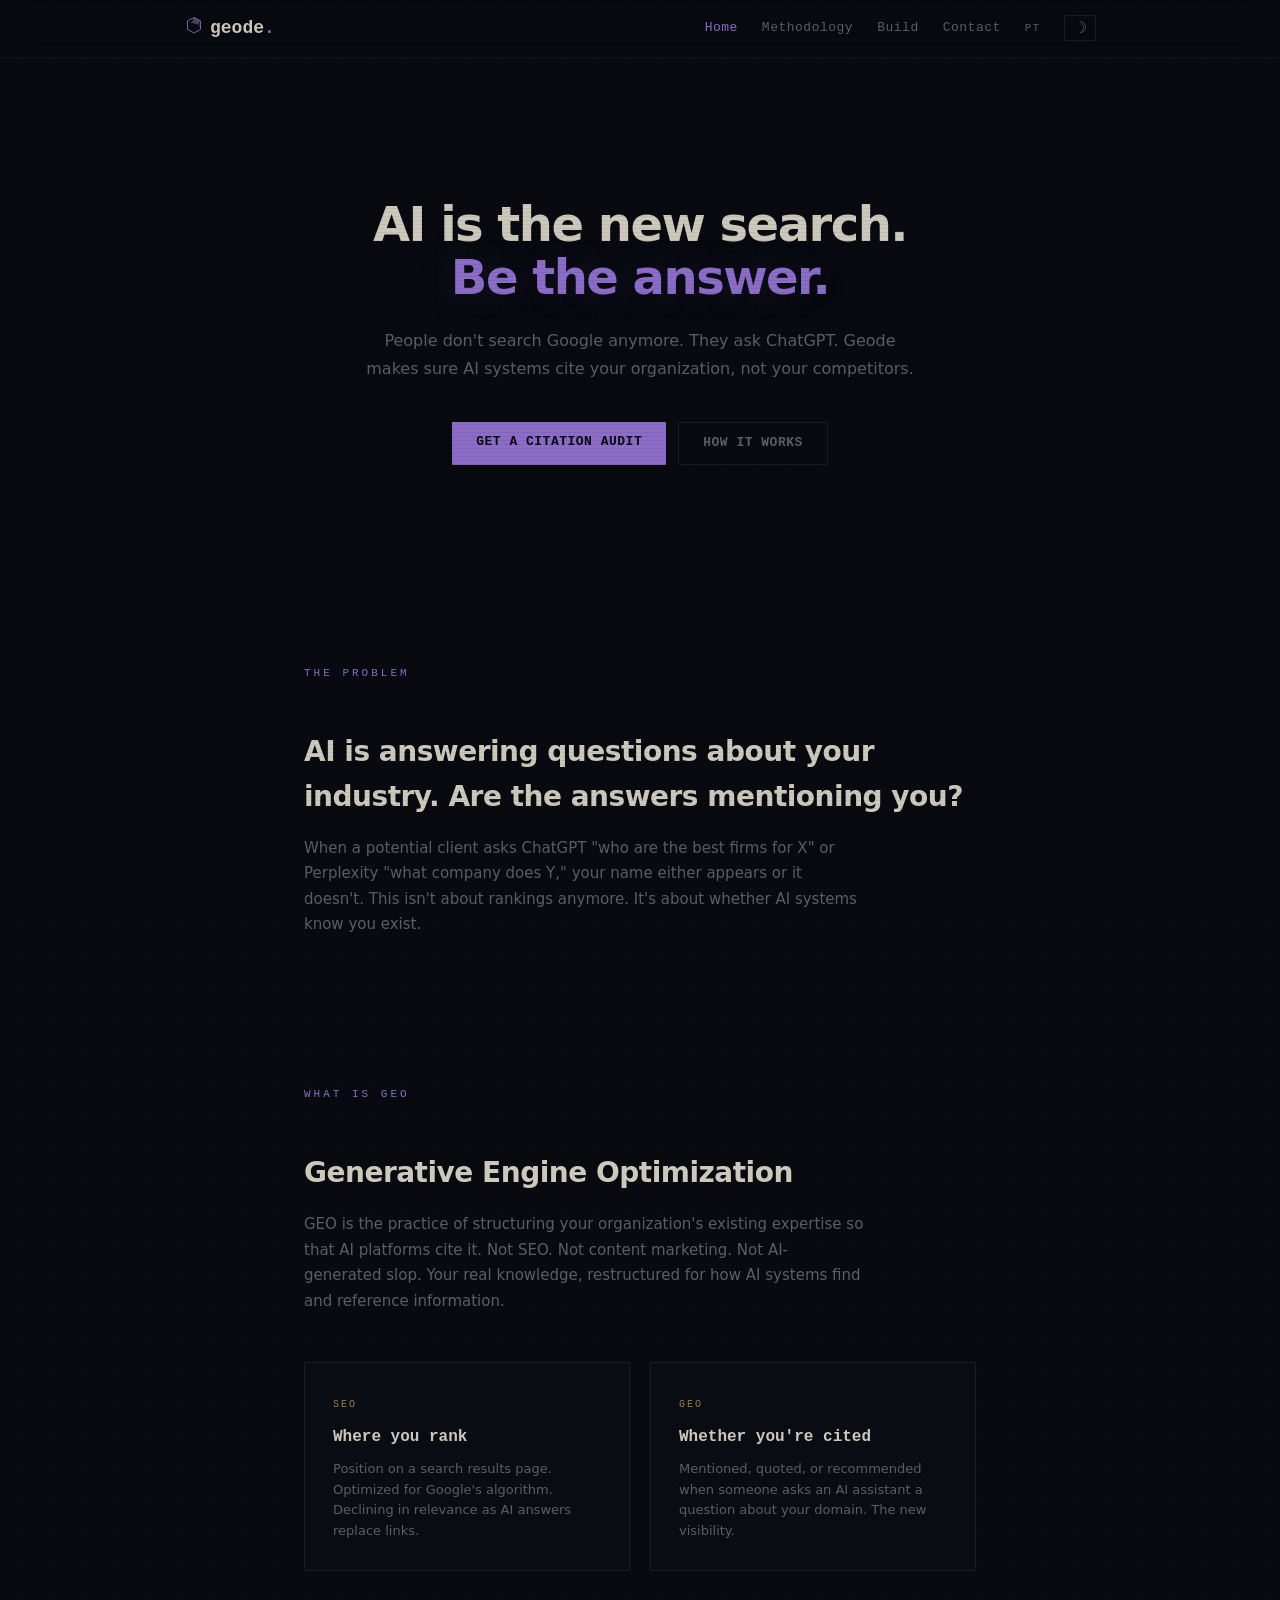
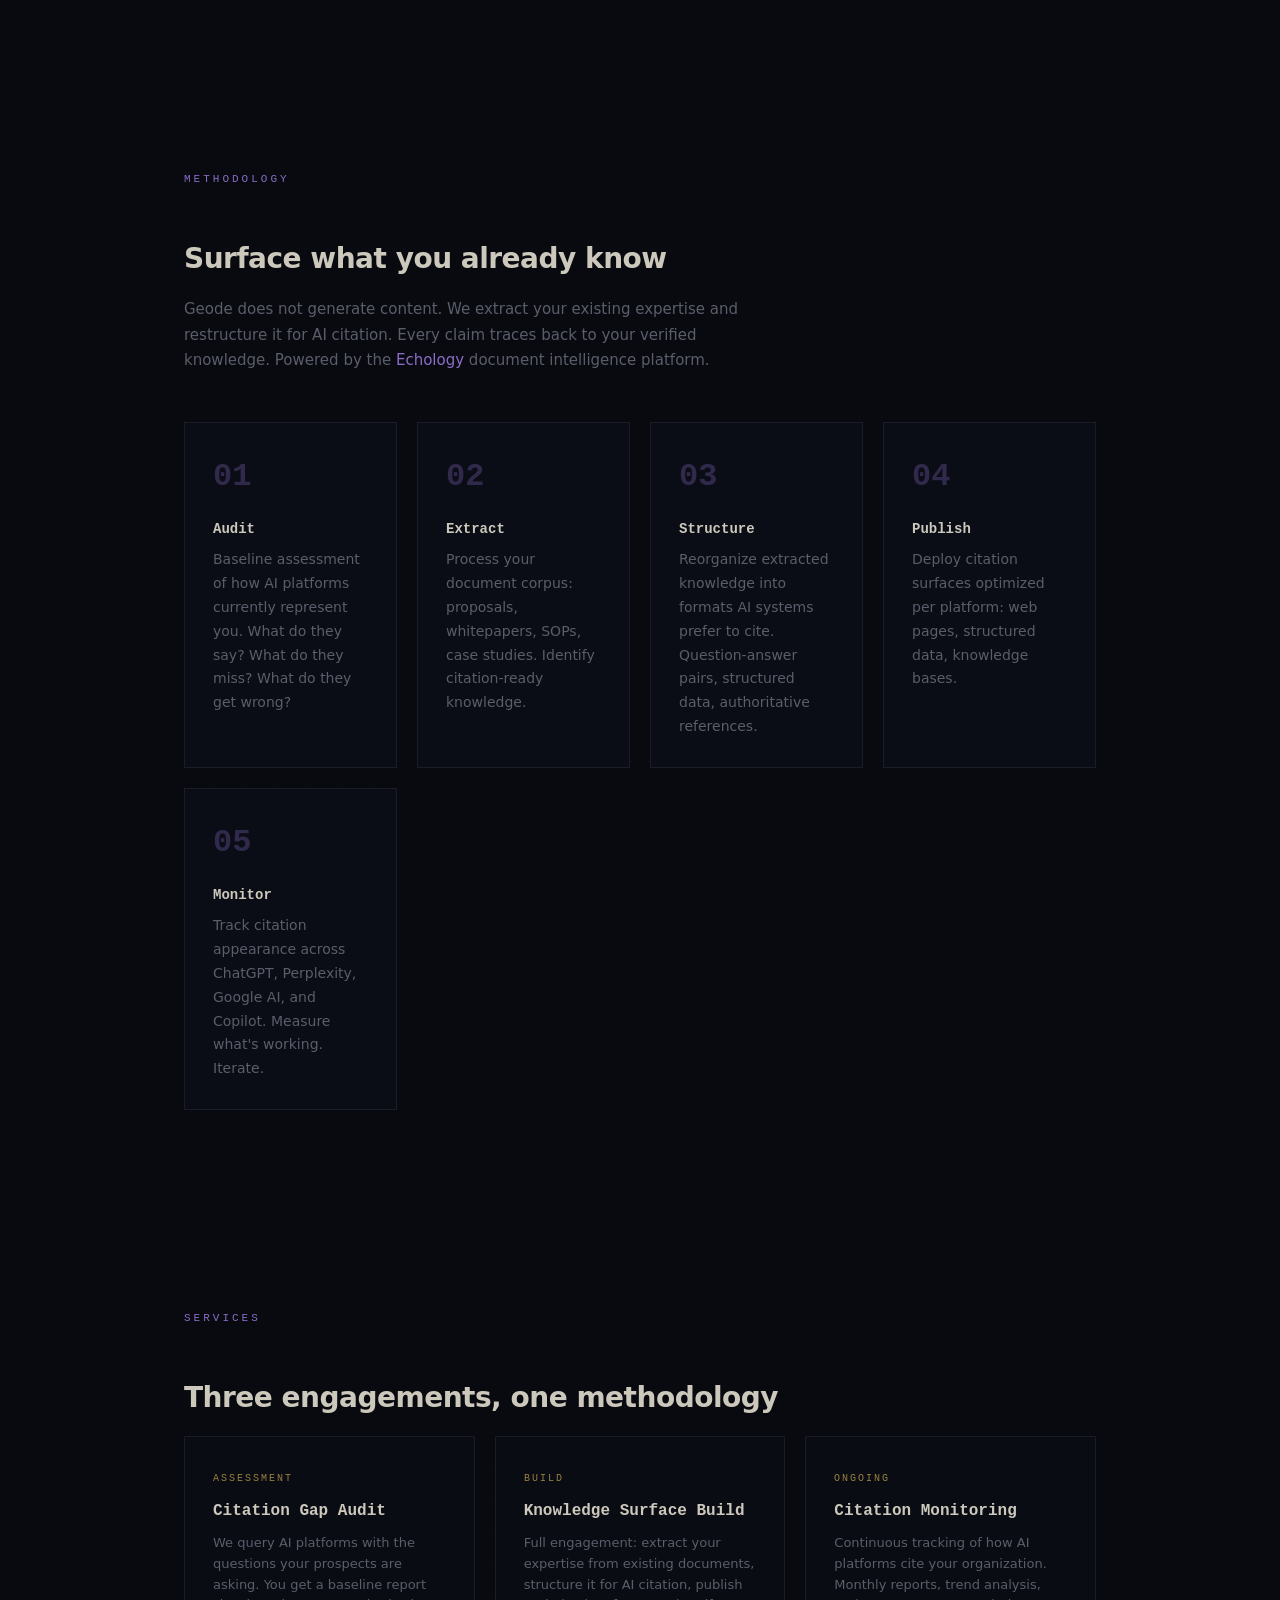
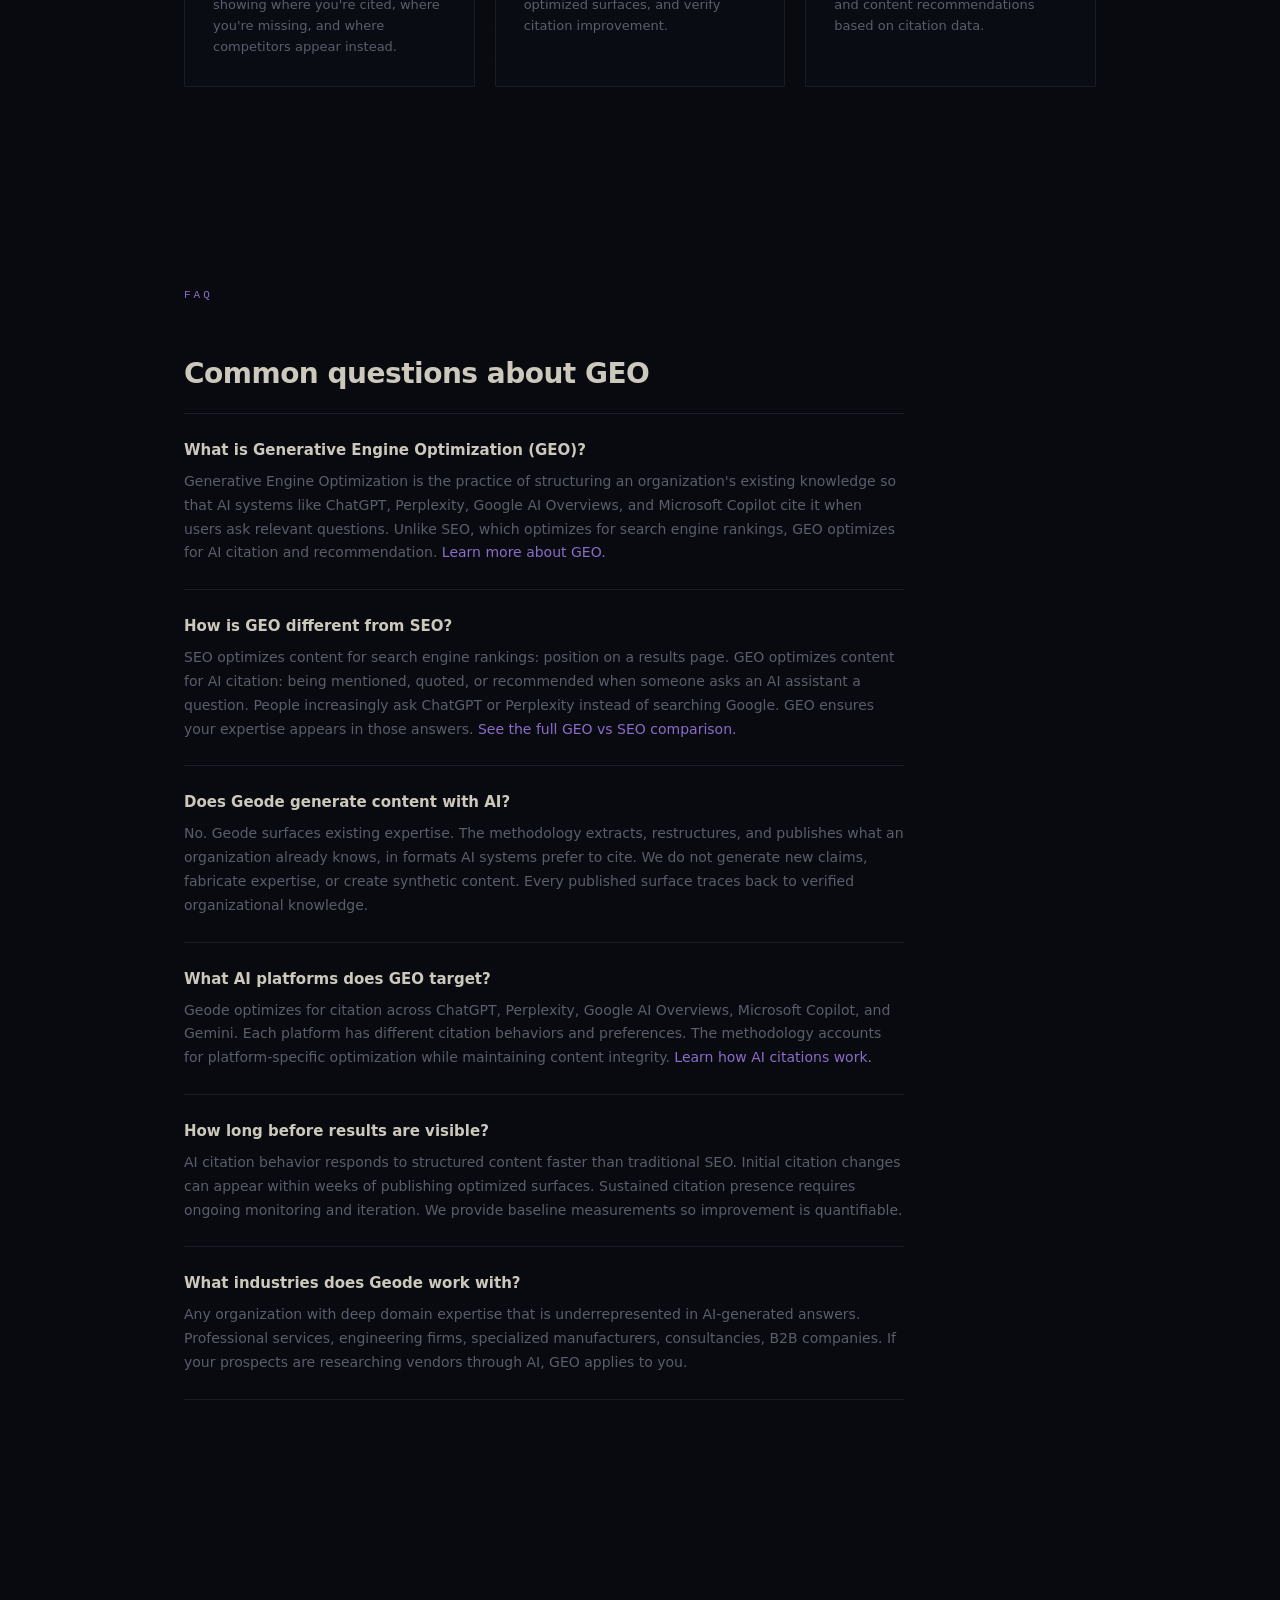
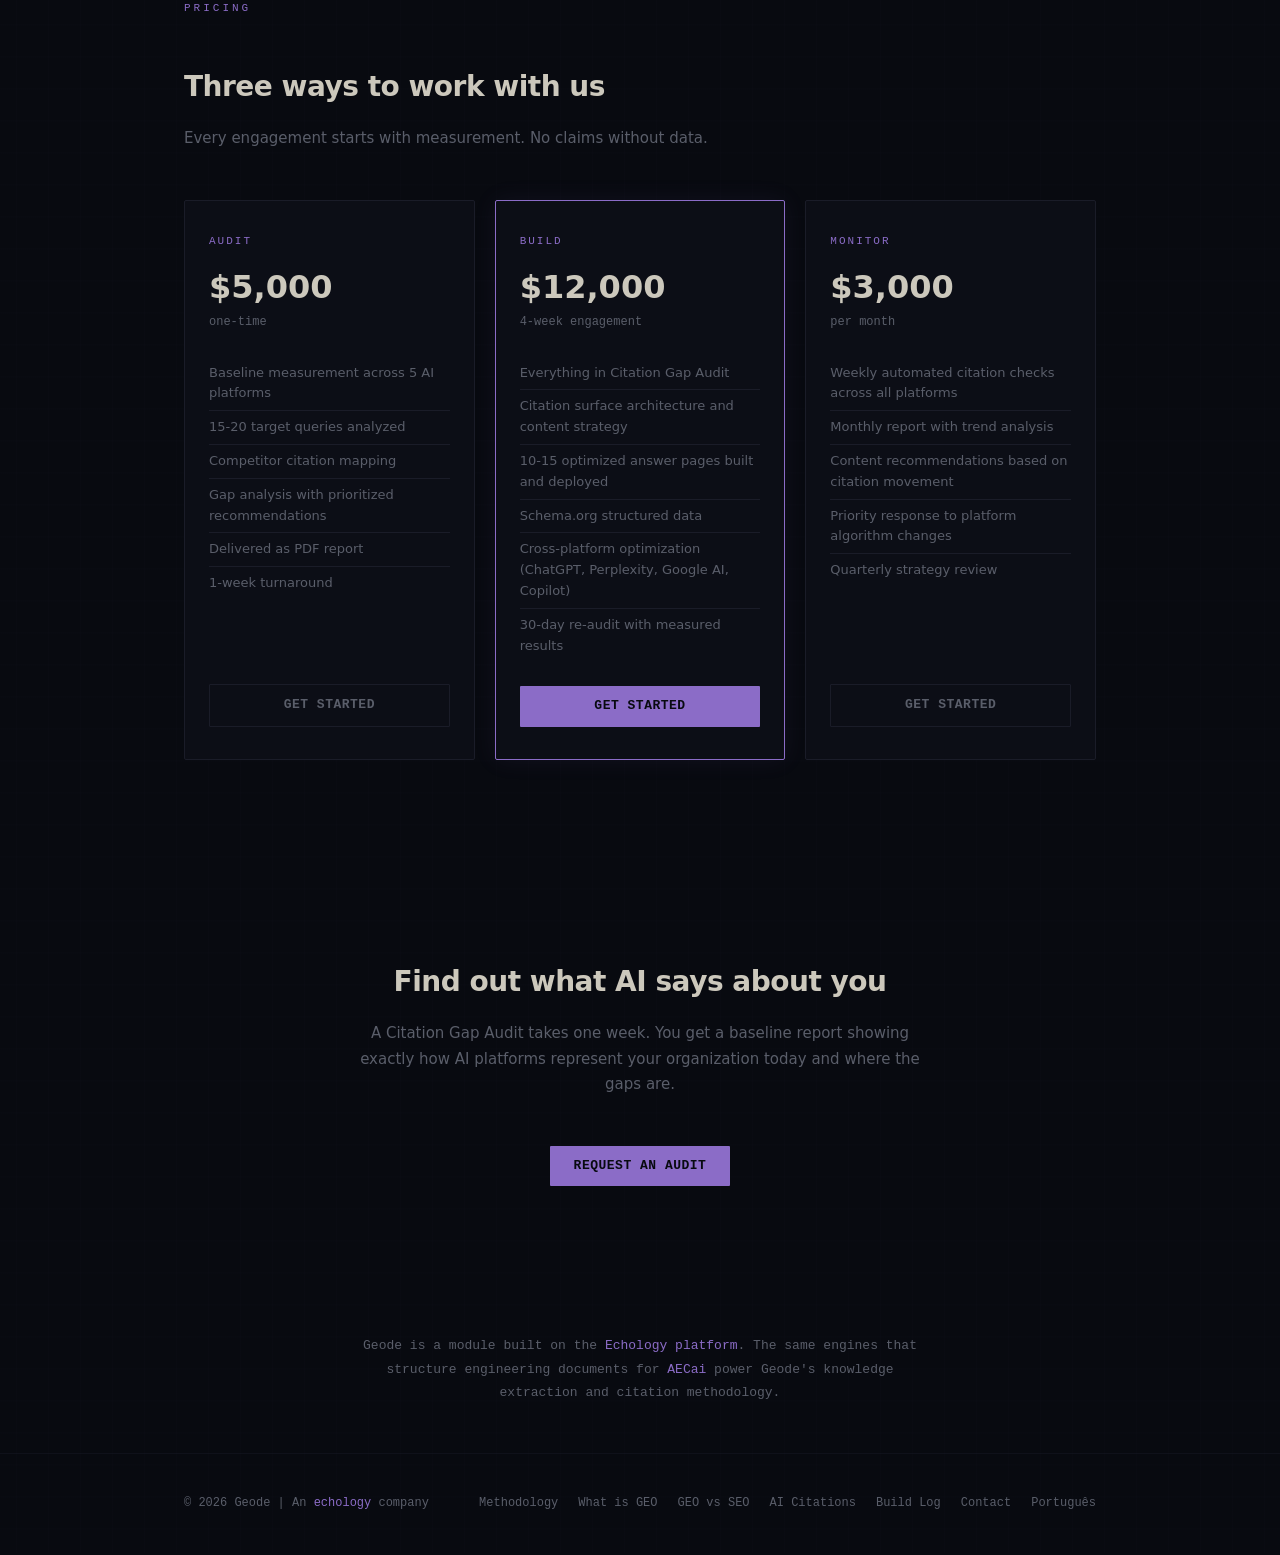
<file: index.html>
<!DOCTYPE html>
<html lang="en">
<head>
    <meta charset="UTF-8">
    <meta name="viewport" content="width=device-width, initial-scale=1.0">
    <title>Geode | Generative Engine Optimization</title>
    <meta name="description" content="Geode makes your expertise citable by AI. We extract what your organization already knows and structure it so ChatGPT, Perplexity, and Google AI cite you instead of your competitors.">
    <meta property="og:title" content="Geode | Generative Engine Optimization">
    <meta property="og:description" content="Make your expertise citable by AI. Extract, structure, and publish what you already know, in formats AI systems prefer to cite.">
    <meta property="og:type" content="website">
    <meta property="og:url" content="https://geode.digital">
    <link rel="canonical" href="https://geode.digital">
    <link rel="alternate" hreflang="pt-BR" href="https://geode.digital/pt/">
    <link rel="alternate" hreflang="en" href="https://geode.digital/">
    <link rel="icon" type="image/svg+xml" href="/favicon.svg">
    <link rel="stylesheet" href="style.css">

    <script type="application/ld+json">
    {
        "@context": "https://schema.org",
        "@type": "Organization",
        "name": "Geode",
        "url": "https://geode.digital",
        "description": "Generative Engine Optimization. We make organizational expertise citable by AI systems including ChatGPT, Perplexity, Google AI Overviews, and Microsoft Copilot.",
        "foundingDate": "2026",
        "knowsAbout": [
            "Generative Engine Optimization",
            "GEO",
            "AI citation optimization",
            "AI visibility",
            "content architecture for AI",
            "document intelligence"
        ],
        "address": {
            "@type": "PostalAddress",
            "addressLocality": "Charleston",
            "addressRegion": "SC",
            "addressCountry": "US"
        },
        "founder": {
            "@type": "Person",
            "name": "Kyle Vines",
            "jobTitle": "Founder"
        },
        "hasOfferCatalog": {
            "@type": "OfferCatalog",
            "name": "GEO Services",
            "itemListElement": [
                {
                    "@type": "Offer",
                    "name": "Citation Gap Audit",
                    "description": "Baseline assessment of how AI platforms currently represent your organization. Identifies gaps between what you know and what AI systems say about you."
                },
                {
                    "@type": "Offer",
                    "name": "Knowledge Surface Build",
                    "description": "Extract, structure, and publish your organization's expertise in formats optimized for AI citation."
                },
                {
                    "@type": "Offer",
                    "name": "Citation Monitoring",
                    "description": "Ongoing tracking of how AI platforms cite your organization across ChatGPT, Perplexity, Google AI Overviews, and Microsoft Copilot."
                }
            ]
        }
    }
    </script>

    <script type="application/ld+json">
    {
        "@context": "https://schema.org",
        "@type": "FAQPage",
        "mainEntity": [
            {
                "@type": "Question",
                "name": "What is Generative Engine Optimization (GEO)?",
                "acceptedAnswer": {
                    "@type": "Answer",
                    "text": "Generative Engine Optimization is the practice of structuring an organization's existing knowledge so that AI systems like ChatGPT, Perplexity, Google AI Overviews, and Microsoft Copilot cite it when users ask relevant questions. Unlike SEO, which optimizes for search engine rankings, GEO optimizes for AI citation and recommendation."
                }
            },
            {
                "@type": "Question",
                "name": "How is GEO different from SEO?",
                "acceptedAnswer": {
                    "@type": "Answer",
                    "text": "SEO optimizes content for search engine rankings: position on a results page. GEO optimizes content for AI citation: being mentioned, quoted, or recommended when someone asks an AI assistant a question. People increasingly ask ChatGPT or Perplexity instead of searching Google. GEO ensures your expertise appears in those answers."
                }
            },
            {
                "@type": "Question",
                "name": "Does Geode generate content with AI?",
                "acceptedAnswer": {
                    "@type": "Answer",
                    "text": "No. Geode surfaces existing expertise. The methodology extracts, restructures, and publishes what an organization already knows, in formats AI systems prefer to cite. We do not generate new claims, fabricate expertise, or create synthetic content. Every published surface traces back to verified organizational knowledge."
                }
            },
            {
                "@type": "Question",
                "name": "What AI platforms does GEO target?",
                "acceptedAnswer": {
                    "@type": "Answer",
                    "text": "Geode optimizes for citation across ChatGPT, Perplexity, Google AI Overviews, Microsoft Copilot, and Gemini. Each platform has different citation behaviors and preferences. The methodology accounts for platform-specific optimization while maintaining content integrity."
                }
            }
        ]
    }
    </script>
    <script defer data-domain="geode.digital" src="https://plausible.io/js/script.js"></script>
</head>
<body>

<div id="content">

    <nav>
        <div class="container">
            <a href="/" class="logo"><svg width="20" height="20" viewBox="0 0 160 160" fill="none" style="vertical-align: -3px; margin-right: 6px;"><polygon points="80,12 132,40 132,108 80,136 28,108 28,40" stroke="#8b6cc7" stroke-width="7" fill="none"/><polygon points="80,12 132,40 108,64 62,52" fill="#c4aee8" opacity="0.35"/><polygon points="132,40 132,108 108,64" fill="#8b6cc7" opacity="0.2"/><line x1="62" y1="52" x2="108" y2="64" stroke="#d4c0f0" stroke-width="2.5" opacity="0.5"/><circle cx="62" cy="52" r="3.5" fill="#e0d4f5" opacity="0.6"/><circle cx="108" cy="64" r="3" fill="#d4c0f0" opacity="0.45"/></svg>geode<span>.</span></a>
            <button class="nav-toggle" onclick="document.querySelector('.nav-links').classList.toggle('open')">&#9776;</button>
            <div class="nav-links">
                <a href="/" class="active">Home</a>
                <a href="/methodology">Methodology</a>
                <a href="/build">Build</a>
                <a href="/contact">Contact</a>
                <a href="/pt/" style="font-size: 11px; letter-spacing: 1px;">PT</a>
                <button class="mode-toggle" onclick="toggleMode()" title="Toggle light/dark mode" aria-label="Toggle light/dark mode">&#9789;</button>
            </div>
        </div>
    </nav>

    <div class="hero">
        <div class="container">
            <h1>AI is the new search.<br><span>Be the answer.</span></h1>
            <p class="sub">People don't search Google anymore. They ask ChatGPT. Geode makes sure AI systems cite your organization, not your competitors.</p>
            <div class="btn-group">
                <a href="/contact" class="btn btn-primary">Get a Citation Audit</a>
                <a href="/methodology" class="btn btn-outline">How It Works</a>
            </div>
        </div>
    </div>

    <!-- Problem -->
    <div class="page-section">
        <div class="container container--narrow">
            <p class="section-label">The Problem</p>
            <div class="section-lead">AI is answering questions about your industry. Are the answers mentioning you?</div>
            <p class="section-sub">When a potential client asks ChatGPT "who are the best firms for X" or Perplexity "what company does Y," your name either appears or it doesn't. This isn't about rankings anymore. It's about whether AI systems know you exist.</p>
        </div>
    </div>

    <!-- What is GEO -->
    <div class="page-section" style="padding-top: 0;">
        <div class="container container--narrow">
            <p class="section-label">What is GEO</p>
            <div class="section-lead">Generative Engine Optimization</div>
            <p class="section-sub">GEO is the practice of structuring your organization's existing expertise so that AI platforms cite it. Not SEO. Not content marketing. Not AI-generated slop. Your real knowledge, restructured for how AI systems find and reference information.</p>
            <div class="card-grid">
                <div class="card">
                    <div class="tag">SEO</div>
                    <h3>Where you rank</h3>
                    <p>Position on a search results page. Optimized for Google's algorithm. Declining in relevance as AI answers replace links.</p>
                </div>
                <div class="card">
                    <div class="tag">GEO</div>
                    <h3>Whether you're cited</h3>
                    <p>Mentioned, quoted, or recommended when someone asks an AI assistant a question about your domain. The new visibility.</p>
                </div>
            </div>
        </div>
    </div>

    <!-- Process -->
    <div class="page-section">
        <div class="container">
            <p class="section-label">Methodology</p>
            <div class="section-lead">Surface what you already know</div>
            <p class="section-sub">Geode does not generate content. We extract your existing expertise and restructure it for AI citation. Every claim traces back to your verified knowledge. Powered by the <a href="https://echology.io">Echology</a> document intelligence platform.</p>
            <div class="process-grid">
                <div class="process-step">
                    <h4>Audit</h4>
                    <p>Baseline assessment of how AI platforms currently represent you. What do they say? What do they miss? What do they get wrong?</p>
                </div>
                <div class="process-step">
                    <h4>Extract</h4>
                    <p>Process your document corpus: proposals, whitepapers, SOPs, case studies. Identify citation-ready knowledge.</p>
                </div>
                <div class="process-step">
                    <h4>Structure</h4>
                    <p>Reorganize extracted knowledge into formats AI systems prefer to cite. Question-answer pairs, structured data, authoritative references.</p>
                </div>
                <div class="process-step">
                    <h4>Publish</h4>
                    <p>Deploy citation surfaces optimized per platform: web pages, structured data, knowledge bases.</p>
                </div>
                <div class="process-step">
                    <h4>Monitor</h4>
                    <p>Track citation appearance across ChatGPT, Perplexity, Google AI, and Copilot. Measure what's working. Iterate.</p>
                </div>
            </div>
        </div>
    </div>

    <!-- Services -->
    <div class="page-section">
        <div class="container">
            <p class="section-label">Services</p>
            <div class="section-lead">Three engagements, one methodology</div>
            <div class="card-grid">
                <div class="card">
                    <div class="tag">Assessment</div>
                    <h3>Citation Gap Audit</h3>
                    <p>We query AI platforms with the questions your prospects are asking. You get a baseline report showing where you're cited, where you're missing, and where competitors appear instead.</p>
                </div>
                <div class="card">
                    <div class="tag">Build</div>
                    <h3>Knowledge Surface Build</h3>
                    <p>Full engagement: extract your expertise from existing documents, structure it for AI citation, publish optimized surfaces, and verify citation improvement.</p>
                </div>
                <div class="card">
                    <div class="tag">Ongoing</div>
                    <h3>Citation Monitoring</h3>
                    <p>Continuous tracking of how AI platforms cite your organization. Monthly reports, trend analysis, and content recommendations based on citation data.</p>
                </div>
            </div>
        </div>
    </div>

    <!-- FAQ -->
    <div class="page-section">
        <div class="container">
            <p class="section-label">FAQ</p>
            <div class="section-lead">Common questions about GEO</div>
            <div class="faq-list">
                <div class="faq-item">
                    <h3><a href="/what-is-geo" style="color: inherit; text-decoration: none;">What is Generative Engine Optimization (GEO)?</a></h3>
                    <p>Generative Engine Optimization is the practice of structuring an organization's existing knowledge so that AI systems like ChatGPT, Perplexity, Google AI Overviews, and Microsoft Copilot cite it when users ask relevant questions. Unlike SEO, which optimizes for search engine rankings, GEO optimizes for AI citation and recommendation. <a href="/what-is-geo">Learn more about GEO.</a></p>
                </div>
                <div class="faq-item">
                    <h3><a href="/geo-vs-seo" style="color: inherit; text-decoration: none;">How is GEO different from SEO?</a></h3>
                    <p>SEO optimizes content for search engine rankings: position on a results page. GEO optimizes content for AI citation: being mentioned, quoted, or recommended when someone asks an AI assistant a question. People increasingly ask ChatGPT or Perplexity instead of searching Google. GEO ensures your expertise appears in those answers. <a href="/geo-vs-seo">See the full GEO vs SEO comparison.</a></p>
                </div>
                <div class="faq-item">
                    <h3>Does Geode generate content with AI?</h3>
                    <p>No. Geode surfaces existing expertise. The methodology extracts, restructures, and publishes what an organization already knows, in formats AI systems prefer to cite. We do not generate new claims, fabricate expertise, or create synthetic content. Every published surface traces back to verified organizational knowledge.</p>
                </div>
                <div class="faq-item">
                    <h3><a href="/how-ai-citations-work" style="color: inherit; text-decoration: none;">What AI platforms does GEO target?</a></h3>
                    <p>Geode optimizes for citation across ChatGPT, Perplexity, Google AI Overviews, Microsoft Copilot, and Gemini. Each platform has different citation behaviors and preferences. The methodology accounts for platform-specific optimization while maintaining content integrity. <a href="/how-ai-citations-work">Learn how AI citations work.</a></p>
                </div>
                <div class="faq-item">
                    <h3>How long before results are visible?</h3>
                    <p>AI citation behavior responds to structured content faster than traditional SEO. Initial citation changes can appear within weeks of publishing optimized surfaces. Sustained citation presence requires ongoing monitoring and iteration. We provide baseline measurements so improvement is quantifiable.</p>
                </div>
                <div class="faq-item">
                    <h3>What industries does Geode work with?</h3>
                    <p>Any organization with deep domain expertise that is underrepresented in AI-generated answers. Professional services, engineering firms, specialized manufacturers, consultancies, B2B companies. If your prospects are researching vendors through AI, GEO applies to you.</p>
                </div>
            </div>
        </div>
    </div>

    <!-- Pricing -->
    <div class="page-section">
        <div class="container">
            <p class="section-label">Pricing</p>
            <div class="section-lead">Three ways to work with us</div>
            <p class="section-sub">Every engagement starts with measurement. No claims without data.</p>
            <div class="pricing-grid">
                <div class="pricing-card">
                    <div class="pricing-tier">Audit</div>
                    <div class="pricing-price">$5,000</div>
                    <div class="pricing-period">one-time</div>
                    <ul class="pricing-features">
                        <li>Baseline measurement across 5 AI platforms</li>
                        <li>15-20 target queries analyzed</li>
                        <li>Competitor citation mapping</li>
                        <li>Gap analysis with prioritized recommendations</li>
                        <li>Delivered as PDF report</li>
                        <li>1-week turnaround</li>
                    </ul>
                    <a href="/contact" class="btn btn-outline" style="width: 100%; text-align: center;">Get Started</a>
                </div>
                <div class="pricing-card pricing-card--featured">
                    <div class="pricing-tier">Build</div>
                    <div class="pricing-price">$12,000</div>
                    <div class="pricing-period">4-week engagement</div>
                    <ul class="pricing-features">
                        <li>Everything in Citation Gap Audit</li>
                        <li>Citation surface architecture and content strategy</li>
                        <li>10-15 optimized answer pages built and deployed</li>
                        <li>Schema.org structured data</li>
                        <li>Cross-platform optimization (ChatGPT, Perplexity, Google AI, Copilot)</li>
                        <li>30-day re-audit with measured results</li>
                    </ul>
                    <a href="/contact" class="btn btn-primary" style="width: 100%; text-align: center;">Get Started</a>
                </div>
                <div class="pricing-card">
                    <div class="pricing-tier">Monitor</div>
                    <div class="pricing-price">$3,000</div>
                    <div class="pricing-period">per month</div>
                    <ul class="pricing-features">
                        <li>Weekly automated citation checks across all platforms</li>
                        <li>Monthly report with trend analysis</li>
                        <li>Content recommendations based on citation movement</li>
                        <li>Priority response to platform algorithm changes</li>
                        <li>Quarterly strategy review</li>
                    </ul>
                    <a href="/contact" class="btn btn-outline" style="width: 100%; text-align: center;">Get Started</a>
                </div>
            </div>
        </div>
    </div>

    <!-- CTA -->
    <div class="page-section" style="text-align: center;">
        <div class="container container--narrow">
            <div class="section-lead">Find out what AI says about you</div>
            <p class="section-sub" style="margin-left: auto; margin-right: auto;">A Citation Gap Audit takes one week. You get a baseline report showing exactly how AI platforms represent your organization today and where the gaps are.</p>
            <a href="/contact" class="btn btn-primary">Request an Audit</a>
        </div>
    </div>

    <div class="page-section" style="padding: 48px 0; text-align: center;">
        <div class="container container--narrow">
            <p style="font-size: 13px; color: var(--muted); line-height: 1.8; max-width: 560px; margin: 0 auto;">Geode is a module built on the <a href="https://echology.io">Echology platform</a>. The same engines that structure engineering documents for <a href="https://aecai.io">AECai</a> power Geode's knowledge extraction and citation methodology.</p>
        </div>
    </div>

    <footer>
        <div class="container">
            <div class="copy">&copy; 2026 Geode | An <a href="https://echology.io">echology</a> company</div>
            <div class="footer-links">
                <a href="/methodology">Methodology</a>
                <a href="/what-is-geo">What is GEO</a>
                <a href="/geo-vs-seo">GEO vs SEO</a>
                <a href="/how-ai-citations-work">AI Citations</a>
                <a href="/build">Build Log</a>
                <a href="/contact">Contact</a>
                <a href="/pt/">Portugu&ecirc;s</a>
            </div>
        </div>
    </footer>

</div>

<script>
function toggleMode() {
    document.body.classList.toggle('light');
    localStorage.setItem('mode', document.body.classList.contains('light') ? 'light' : 'dark');
}
if (localStorage.getItem('mode') === 'light') document.body.classList.add('light');
</script>

</body>
</html>
</file>
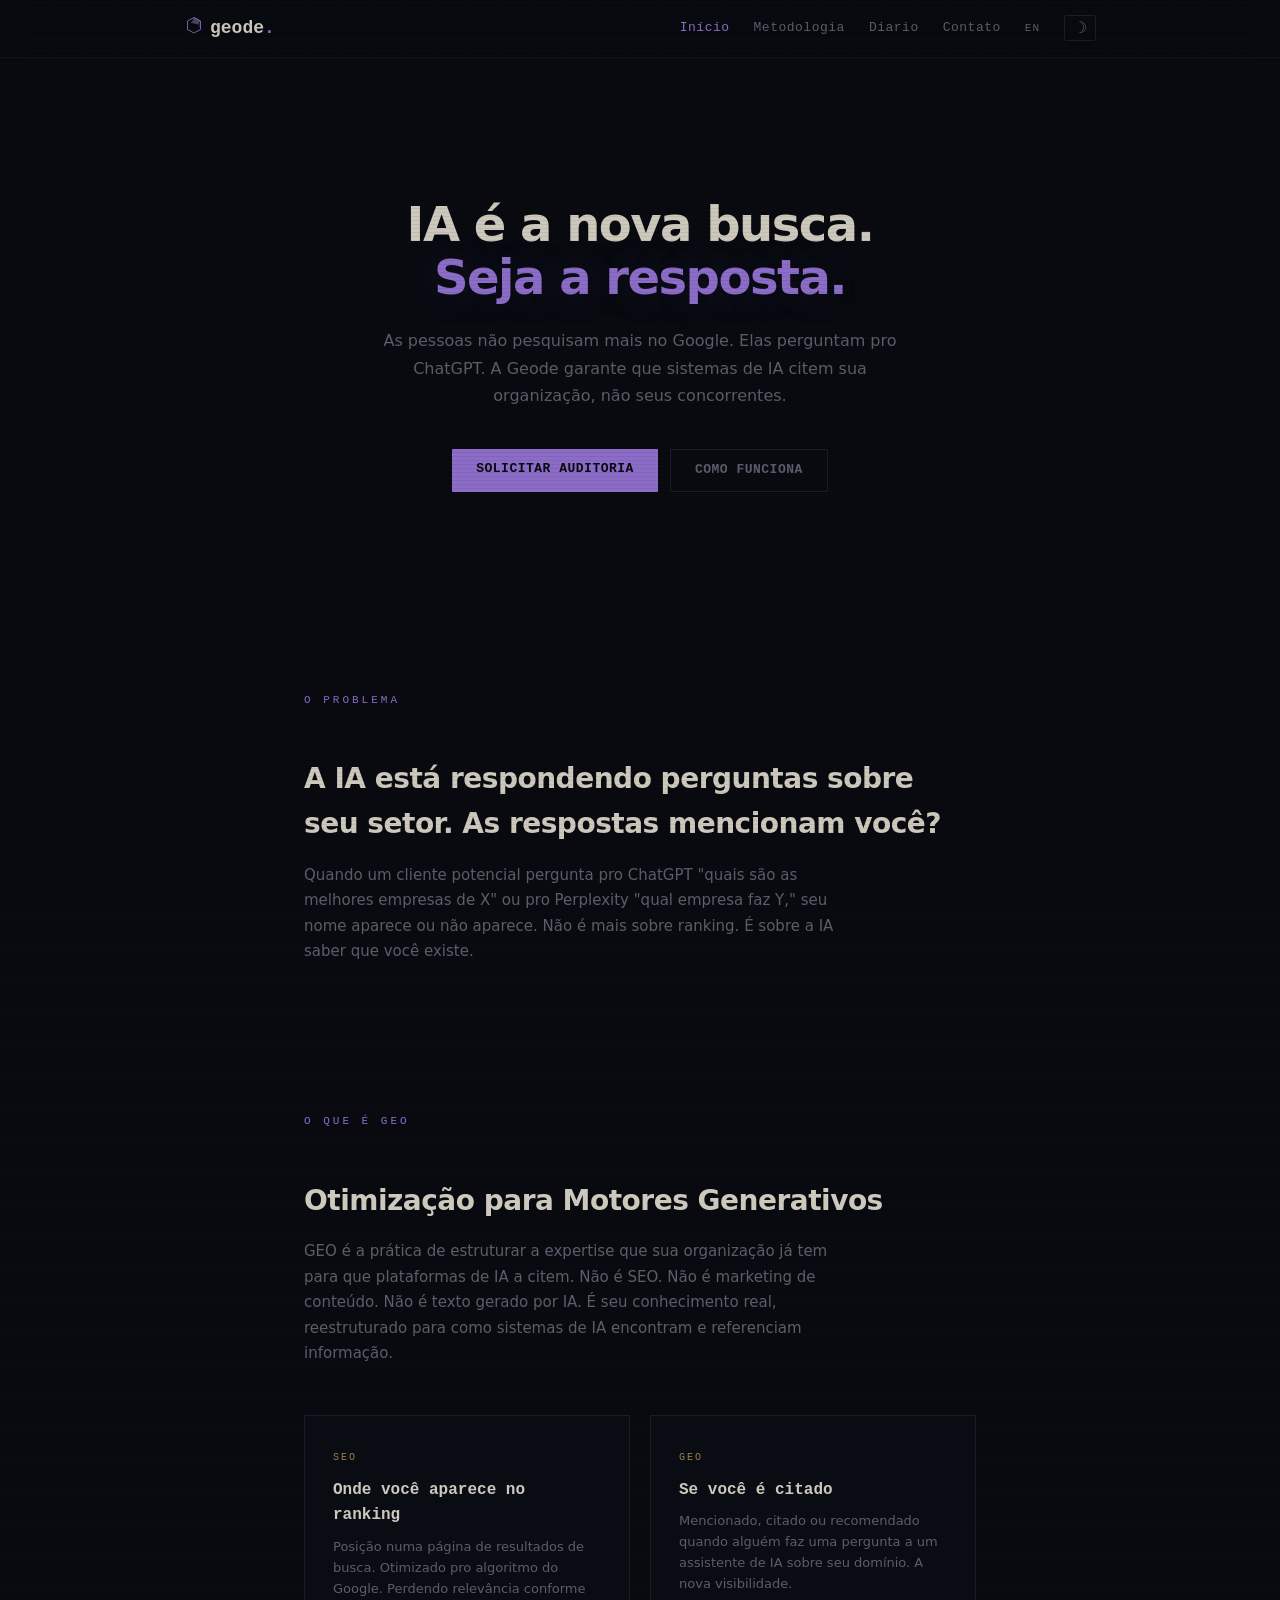
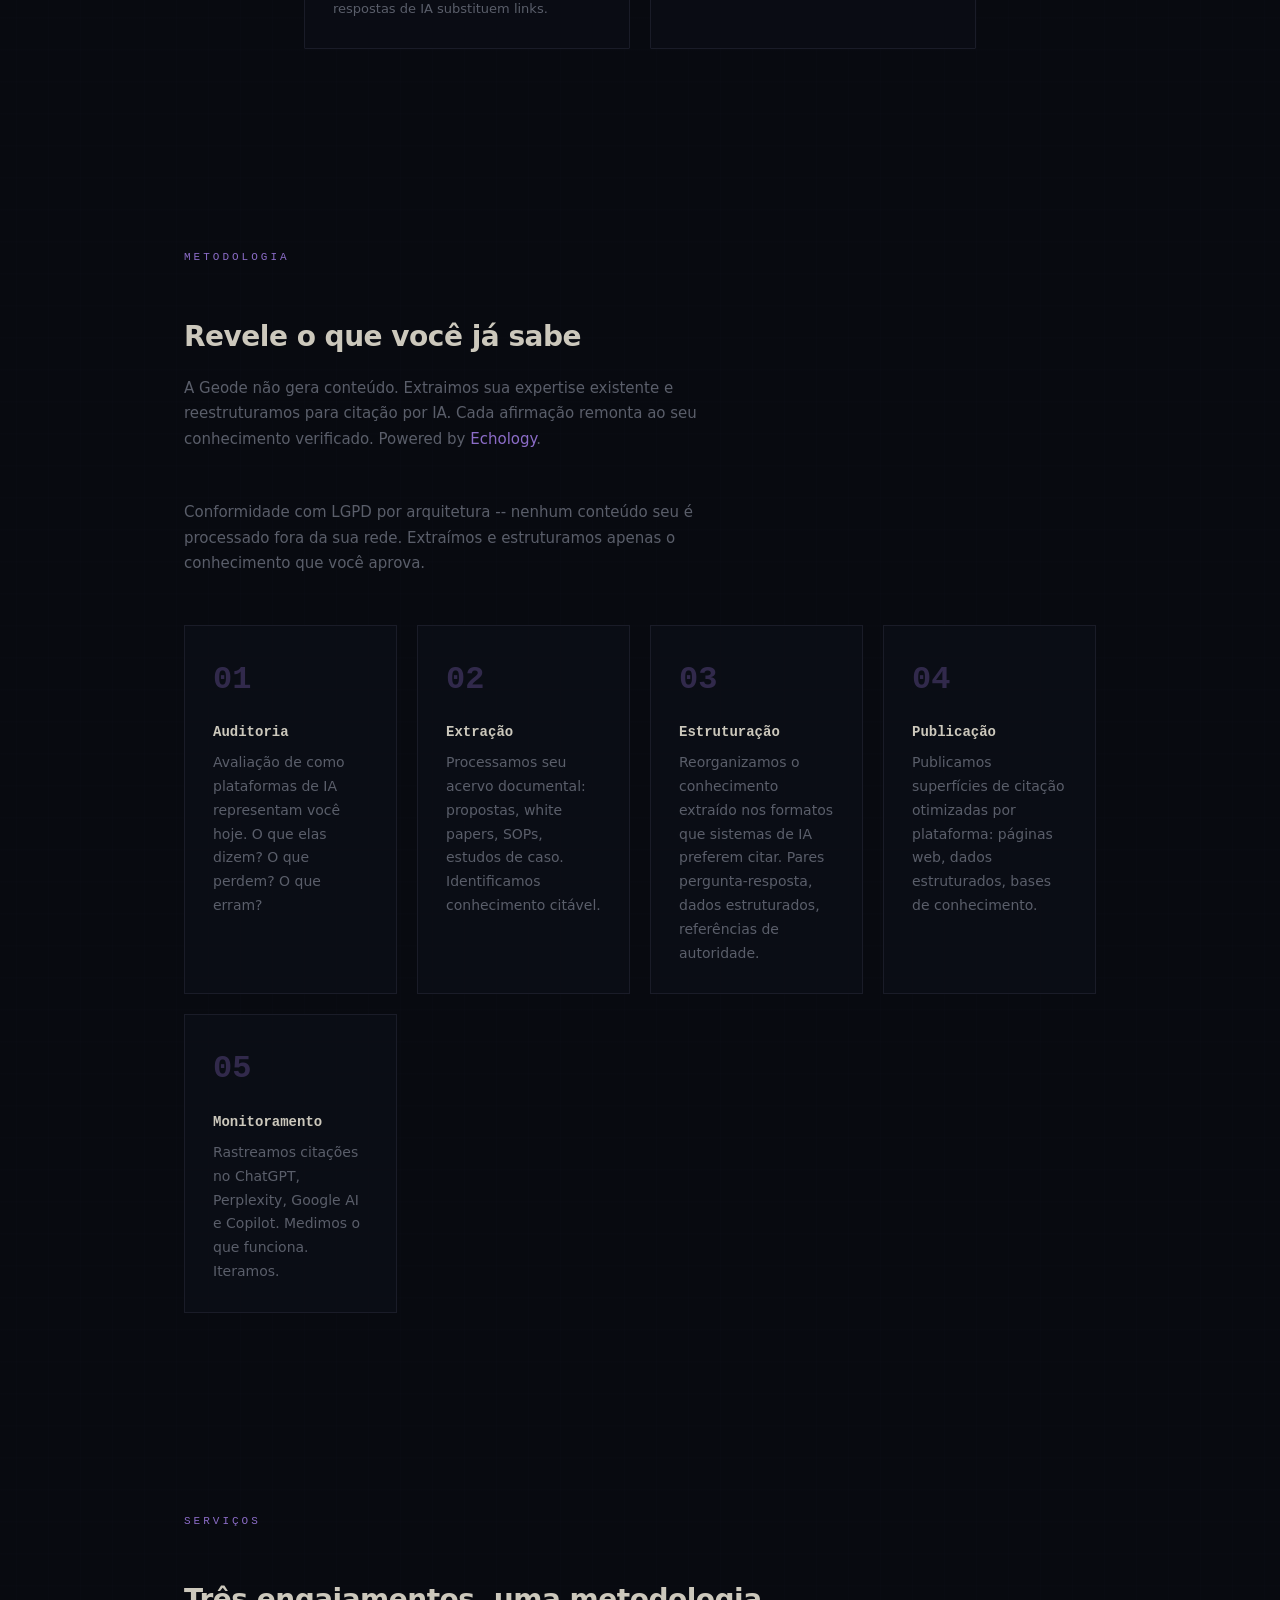
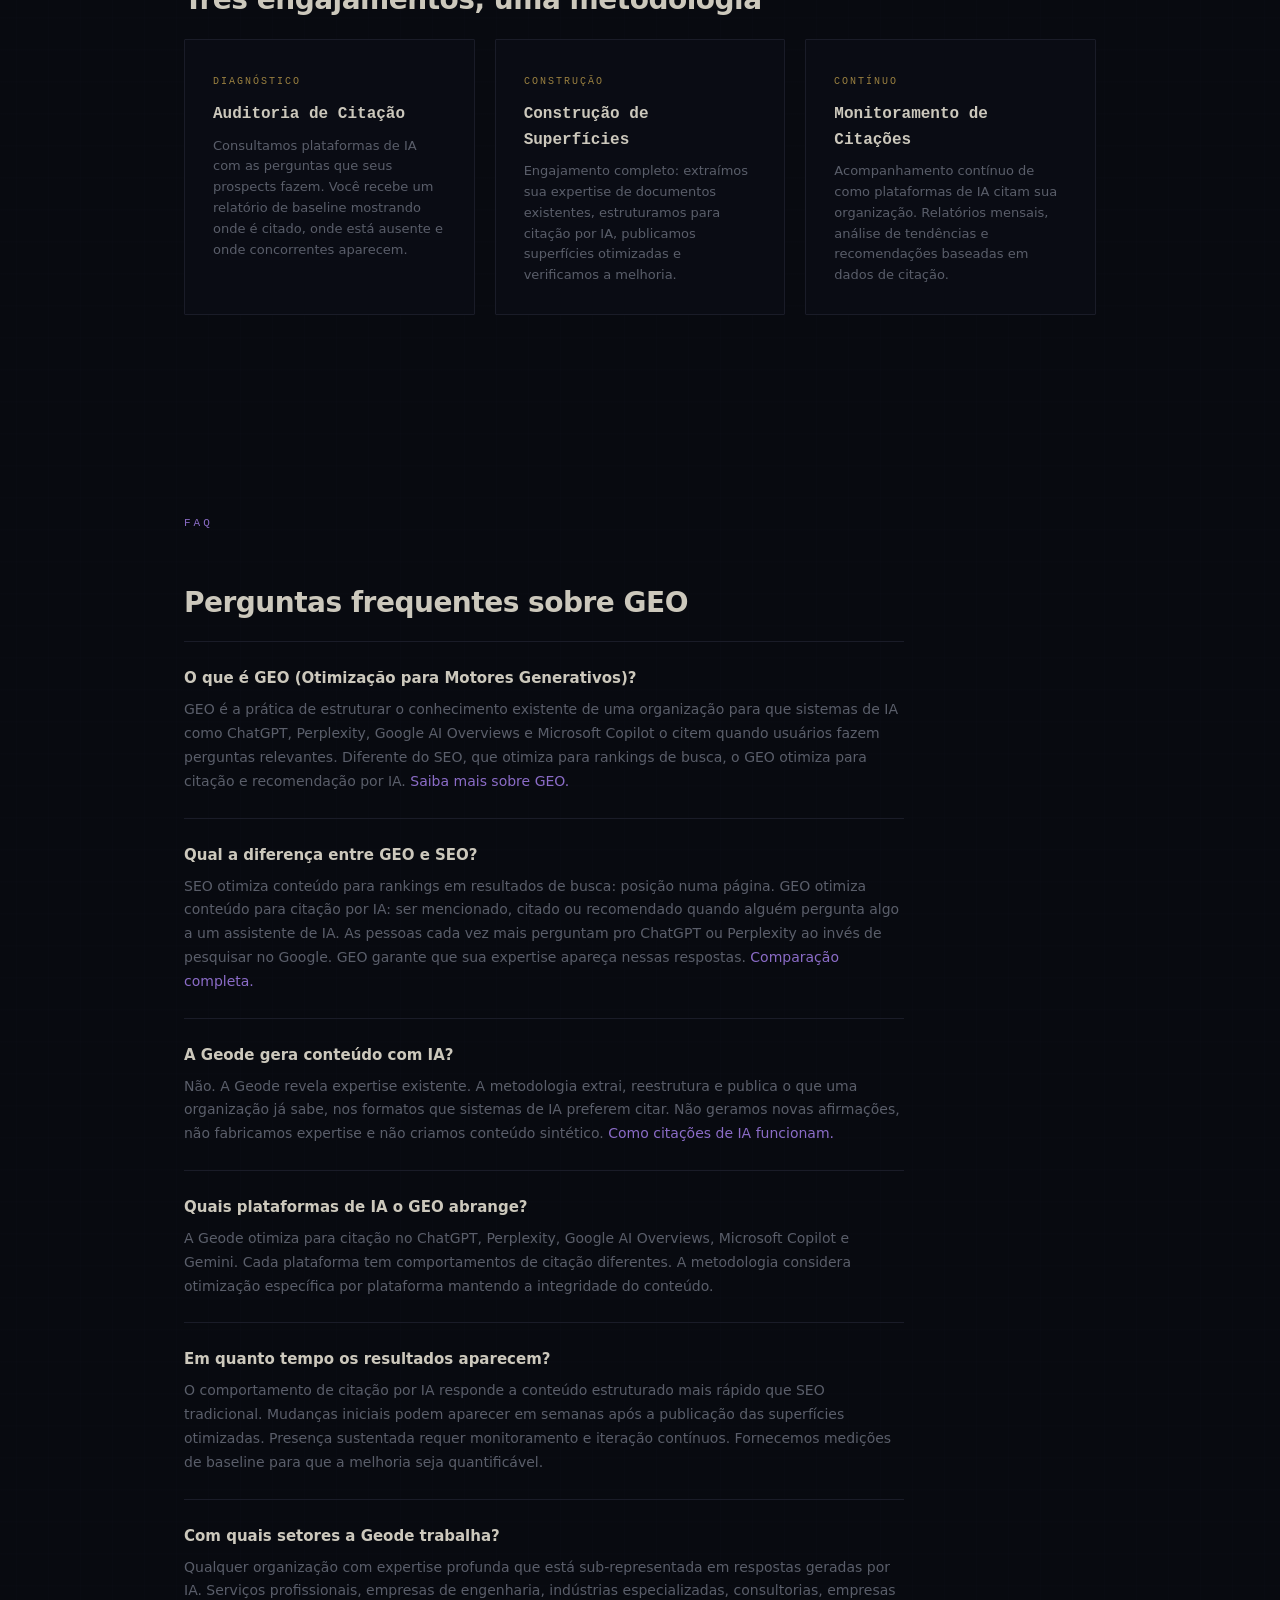
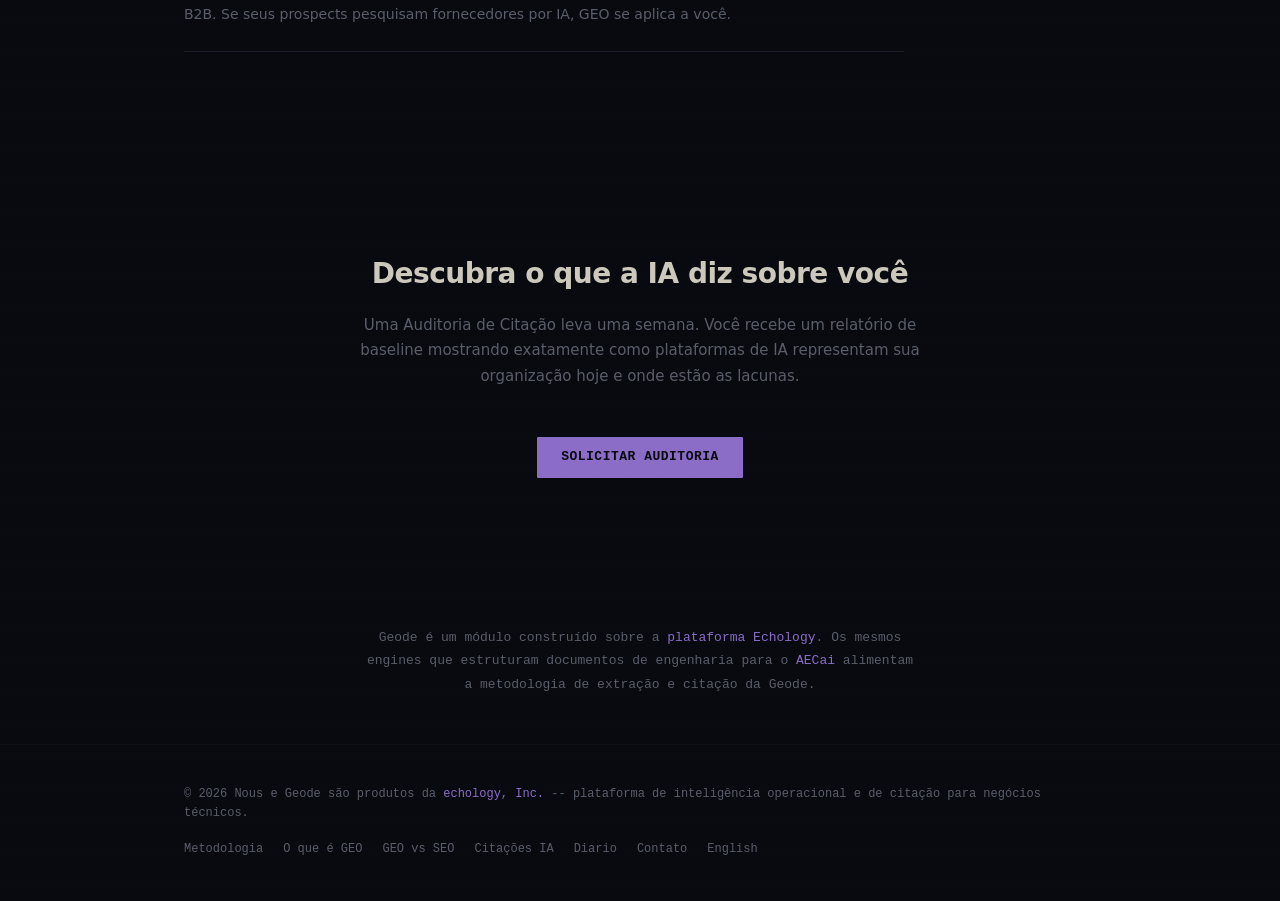
<file: pt/index.html>
<!DOCTYPE html>
<html lang="pt-BR">
<head>
    <meta charset="UTF-8">
    <meta name="viewport" content="width=device-width, initial-scale=1.0">
    <title>Geode | Otimiza&ccedil;&atilde;o para Motores Generativos</title>
    <meta name="description" content="A Geode torna sua expertise cit&aacute;vel por IA. Extraimos o que sua organiza&ccedil;&atilde;o j&aacute; sabe e estruturamos para que ChatGPT, Perplexity e Google AI citem voc&ecirc; no lugar dos seus concorrentes.">
    <meta property="og:title" content="Geode | Otimiza&ccedil;&atilde;o para Motores Generativos">
    <meta property="og:description" content="Torne sua expertise cit&aacute;vel por IA. Extraia, estruture e publique o que voc&ecirc; j&aacute; sabe, nos formatos que sistemas de IA preferem citar.">
    <meta property="og:type" content="website">
    <meta property="og:url" content="https://geode.digital/pt/">
    <link rel="canonical" href="https://geode.digital/pt/">
    <link rel="alternate" hreflang="en" href="https://geode.digital/">
    <link rel="alternate" hreflang="pt-BR" href="https://geode.digital/pt/">
    <link rel="icon" type="image/svg+xml" href="/favicon.svg">
    <link rel="stylesheet" href="../style.css">

    <script type="application/ld+json">
    {
        "@context": "https://schema.org",
        "@type": "Organization",
        "name": "Geode",
        "url": "https://geode.digital",
        "description": "Otimiza\u00e7\u00e3o para Motores Generativos. Tornamos a expertise organizacional cit\u00e1vel por sistemas de IA como ChatGPT, Perplexity, Google AI Overviews e Microsoft Copilot.",
        "foundingDate": "2026",
        "address": {
            "@type": "PostalAddress",
            "addressLocality": "Charleston",
            "addressRegion": "SC",
            "addressCountry": "US"
        },
        "founder": {
            "@type": "Person",
            "name": "Kyle Vines",
            "jobTitle": "Fundador"
        }
    }
    </script>

    <script type="application/ld+json">
    {
        "@context": "https://schema.org",
        "@type": "FAQPage",
        "mainEntity": [
            {
                "@type": "Question",
                "name": "O que \u00e9 GEO (Otimiza\u00e7\u00e3o para Motores Generativos)?",
                "acceptedAnswer": {
                    "@type": "Answer",
                    "text": "GEO \u00e9 a pr\u00e1tica de estruturar o conhecimento existente de uma organiza\u00e7\u00e3o para que sistemas de IA como ChatGPT, Perplexity, Google AI Overviews e Microsoft Copilot o citem quando usu\u00e1rios fazem perguntas relevantes. Diferente do SEO, que otimiza para rankings de busca, o GEO otimiza para cita\u00e7\u00e3o e recomenda\u00e7\u00e3o por IA."
                }
            },
            {
                "@type": "Question",
                "name": "Qual a diferen\u00e7a entre GEO e SEO?",
                "acceptedAnswer": {
                    "@type": "Answer",
                    "text": "SEO otimiza conte\u00fado para rankings em p\u00e1ginas de resultados de busca. GEO otimiza conte\u00fado para cita\u00e7\u00e3o por IA: ser mencionado, citado ou recomendado quando algu\u00e9m faz uma pergunta a um assistente de IA. As pessoas cada vez mais perguntam ao ChatGPT ou Perplexity ao inv\u00e9s de pesquisar no Google. GEO garante que sua expertise apare\u00e7a nessas respostas."
                }
            },
            {
                "@type": "Question",
                "name": "A Geode gera conte\u00fado com IA?",
                "acceptedAnswer": {
                    "@type": "Answer",
                    "text": "N\u00e3o. A Geode revela expertise existente. A metodologia extrai, reestrutura e publica o que uma organiza\u00e7\u00e3o j\u00e1 sabe, nos formatos que sistemas de IA preferem citar. N\u00e3o geramos novas afirma\u00e7\u00f5es, n\u00e3o fabricamos expertise e n\u00e3o criamos conte\u00fado sint\u00e9tico."
                }
            }
        ]
    }
    </script>
</head>
<body>

<div id="content">

    <nav>
        <div class="container">
            <a href="/pt/" class="logo"><svg width="20" height="20" viewBox="0 0 160 160" fill="none" style="vertical-align: -3px; margin-right: 6px;"><polygon points="80,12 132,40 132,108 80,136 28,108 28,40" stroke="#8b6cc7" stroke-width="7" fill="none"/><polygon points="80,12 132,40 108,64 62,52" fill="#c4aee8" opacity="0.35"/><polygon points="132,40 132,108 108,64" fill="#8b6cc7" opacity="0.2"/><line x1="62" y1="52" x2="108" y2="64" stroke="#d4c0f0" stroke-width="2.5" opacity="0.5"/><circle cx="62" cy="52" r="3.5" fill="#e0d4f5" opacity="0.6"/><circle cx="108" cy="64" r="3" fill="#d4c0f0" opacity="0.45"/></svg>geode<span>.</span></a>
            <button class="nav-toggle" onclick="document.querySelector('.nav-links').classList.toggle('open')">&#9776;</button>
            <div class="nav-links">
                <a href="/pt/" class="active">In&iacute;cio</a>
                <a href="/pt/metodologia.html">Metodologia</a>
                <a href="/pt/construcao.html">Diario</a>
                <a href="/pt/contato.html">Contato</a>
                <a href="/" style="font-size: 11px; letter-spacing: 1px;">EN</a>
                <button class="mode-toggle" onclick="toggleMode()" title="Alternar modo claro/escuro" aria-label="Alternar modo claro/escuro">&#9789;</button>
            </div>
        </div>
    </nav>

    <div class="hero">
        <div class="container">
            <h1>IA &eacute; a nova busca.<br><span>Seja a resposta.</span></h1>
            <p class="sub">As pessoas n&atilde;o pesquisam mais no Google. Elas perguntam pro ChatGPT. A Geode garante que sistemas de IA citem sua organiza&ccedil;&atilde;o, n&atilde;o seus concorrentes.</p>
            <div class="btn-group">
                <a href="/pt/contato.html" class="btn btn-primary">Solicitar Auditoria</a>
                <a href="/pt/metodologia.html" class="btn btn-outline">Como Funciona</a>
            </div>
        </div>
    </div>

    <!-- Problema -->
    <div class="page-section">
        <div class="container container--narrow">
            <p class="section-label">O Problema</p>
            <div class="section-lead">A IA est&aacute; respondendo perguntas sobre seu setor. As respostas mencionam voc&ecirc;?</div>
            <p class="section-sub">Quando um cliente potencial pergunta pro ChatGPT "quais s&atilde;o as melhores empresas de X" ou pro Perplexity "qual empresa faz Y," seu nome aparece ou n&atilde;o aparece. N&atilde;o &eacute; mais sobre ranking. &Eacute; sobre a IA saber que voc&ecirc; existe.</p>
        </div>
    </div>

    <!-- O que &eacute; GEO -->
    <div class="page-section" style="padding-top: 0;">
        <div class="container container--narrow">
            <p class="section-label">O que &eacute; GEO</p>
            <div class="section-lead">Otimiza&ccedil;&atilde;o para Motores Generativos</div>
            <p class="section-sub">GEO &eacute; a pr&aacute;tica de estruturar a expertise que sua organiza&ccedil;&atilde;o j&aacute; tem para que plataformas de IA a citem. N&atilde;o &eacute; SEO. N&atilde;o &eacute; marketing de conte&uacute;do. N&atilde;o &eacute; texto gerado por IA. &Eacute; seu conhecimento real, reestruturado para como sistemas de IA encontram e referenciam informa&ccedil;&atilde;o.</p>
            <div class="card-grid">
                <div class="card">
                    <div class="tag">SEO</div>
                    <h3>Onde voc&ecirc; aparece no ranking</h3>
                    <p>Posi&ccedil;&atilde;o numa p&aacute;gina de resultados de busca. Otimizado pro algoritmo do Google. Perdendo relev&acirc;ncia conforme respostas de IA substituem links.</p>
                </div>
                <div class="card">
                    <div class="tag">GEO</div>
                    <h3>Se voc&ecirc; &eacute; citado</h3>
                    <p>Mencionado, citado ou recomendado quando algu&eacute;m faz uma pergunta a um assistente de IA sobre seu dom&iacute;nio. A nova visibilidade.</p>
                </div>
            </div>
        </div>
    </div>

    <!-- Processo -->
    <div class="page-section">
        <div class="container">
            <p class="section-label">Metodologia</p>
            <div class="section-lead">Revele o que voc&ecirc; j&aacute; sabe</div>
            <p class="section-sub">A Geode n&atilde;o gera conte&uacute;do. Extraimos sua expertise existente e reestruturamos para cita&ccedil;&atilde;o por IA. Cada afirma&ccedil;&atilde;o remonta ao seu conhecimento verificado. Powered by <a href="https://echology.io">Echology</a>.</p>
            <p class="section-sub" style="margin-top: 16px;">Conformidade com LGPD por arquitetura -- nenhum conte&uacute;do seu &eacute; processado fora da sua rede. Extra&iacute;mos e estruturamos apenas o conhecimento que voc&ecirc; aprova.</p>
            <div class="process-grid">
                <div class="process-step">
                    <h4>Auditoria</h4>
                    <p>Avalia&ccedil;&atilde;o de como plataformas de IA representam voc&ecirc; hoje. O que elas dizem? O que perdem? O que erram?</p>
                </div>
                <div class="process-step">
                    <h4>Extra&ccedil;&atilde;o</h4>
                    <p>Processamos seu acervo documental: propostas, white papers, SOPs, estudos de caso. Identificamos conhecimento cit&aacute;vel.</p>
                </div>
                <div class="process-step">
                    <h4>Estrutura&ccedil;&atilde;o</h4>
                    <p>Reorganizamos o conhecimento extra&iacute;do nos formatos que sistemas de IA preferem citar. Pares pergunta-resposta, dados estruturados, refer&ecirc;ncias de autoridade.</p>
                </div>
                <div class="process-step">
                    <h4>Publica&ccedil;&atilde;o</h4>
                    <p>Publicamos superf&iacute;cies de cita&ccedil;&atilde;o otimizadas por plataforma: p&aacute;ginas web, dados estruturados, bases de conhecimento.</p>
                </div>
                <div class="process-step">
                    <h4>Monitoramento</h4>
                    <p>Rastreamos cita&ccedil;&otilde;es no ChatGPT, Perplexity, Google AI e Copilot. Medimos o que funciona. Iteramos.</p>
                </div>
            </div>
        </div>
    </div>

    <!-- Servi&ccedil;os -->
    <div class="page-section">
        <div class="container">
            <p class="section-label">Servi&ccedil;os</p>
            <div class="section-lead">Tr&ecirc;s engajamentos, uma metodologia</div>
            <div class="card-grid">
                <div class="card">
                    <div class="tag">Diagn&oacute;stico</div>
                    <h3>Auditoria de Cita&ccedil;&atilde;o</h3>
                    <p>Consultamos plataformas de IA com as perguntas que seus prospects fazem. Voc&ecirc; recebe um relat&oacute;rio de baseline mostrando onde &eacute; citado, onde est&aacute; ausente e onde concorrentes aparecem.</p>
                </div>
                <div class="card">
                    <div class="tag">Constru&ccedil;&atilde;o</div>
                    <h3>Constru&ccedil;&atilde;o de Superf&iacute;cies</h3>
                    <p>Engajamento completo: extra&iacute;mos sua expertise de documentos existentes, estruturamos para cita&ccedil;&atilde;o por IA, publicamos superf&iacute;cies otimizadas e verificamos a melhoria.</p>
                </div>
                <div class="card">
                    <div class="tag">Cont&iacute;nuo</div>
                    <h3>Monitoramento de Cita&ccedil;&otilde;es</h3>
                    <p>Acompanhamento cont&iacute;nuo de como plataformas de IA citam sua organiza&ccedil;&atilde;o. Relat&oacute;rios mensais, an&aacute;lise de tend&ecirc;ncias e recomenda&ccedil;&otilde;es baseadas em dados de cita&ccedil;&atilde;o.</p>
                </div>
            </div>
        </div>
    </div>

    <!-- FAQ -->
    <div class="page-section">
        <div class="container">
            <p class="section-label">FAQ</p>
            <div class="section-lead">Perguntas frequentes sobre GEO</div>
            <div class="faq-list">
                <div class="faq-item">
                    <h3><a href="/pt/o-que-e-geo.html" style="color: inherit; text-decoration: none;">O que &eacute; GEO (Otimiza&ccedil;&atilde;o para Motores Generativos)?</a></h3>
                    <p>GEO &eacute; a pr&aacute;tica de estruturar o conhecimento existente de uma organiza&ccedil;&atilde;o para que sistemas de IA como ChatGPT, Perplexity, Google AI Overviews e Microsoft Copilot o citem quando usu&aacute;rios fazem perguntas relevantes. Diferente do SEO, que otimiza para rankings de busca, o GEO otimiza para cita&ccedil;&atilde;o e recomenda&ccedil;&atilde;o por IA. <a href="/pt/o-que-e-geo.html">Saiba mais sobre GEO.</a></p>
                </div>
                <div class="faq-item">
                    <h3><a href="/pt/geo-vs-seo.html" style="color: inherit; text-decoration: none;">Qual a diferen&ccedil;a entre GEO e SEO?</a></h3>
                    <p>SEO otimiza conte&uacute;do para rankings em resultados de busca: posi&ccedil;&atilde;o numa p&aacute;gina. GEO otimiza conte&uacute;do para cita&ccedil;&atilde;o por IA: ser mencionado, citado ou recomendado quando algu&eacute;m pergunta algo a um assistente de IA. As pessoas cada vez mais perguntam pro ChatGPT ou Perplexity ao inv&eacute;s de pesquisar no Google. GEO garante que sua expertise apare&ccedil;a nessas respostas. <a href="/pt/geo-vs-seo.html">Compara&ccedil;&atilde;o completa.</a></p>
                </div>
                <div class="faq-item">
                    <h3><a href="/pt/como-citacoes-ia-funcionam.html" style="color: inherit; text-decoration: none;">A Geode gera conte&uacute;do com IA?</a></h3>
                    <p>N&atilde;o. A Geode revela expertise existente. A metodologia extrai, reestrutura e publica o que uma organiza&ccedil;&atilde;o j&aacute; sabe, nos formatos que sistemas de IA preferem citar. N&atilde;o geramos novas afirma&ccedil;&otilde;es, n&atilde;o fabricamos expertise e n&atilde;o criamos conte&uacute;do sint&eacute;tico. <a href="/pt/como-citacoes-ia-funcionam.html">Como cita&ccedil;&otilde;es de IA funcionam.</a></p>
                </div>
                <div class="faq-item">
                    <h3>Quais plataformas de IA o GEO abrange?</h3>
                    <p>A Geode otimiza para cita&ccedil;&atilde;o no ChatGPT, Perplexity, Google AI Overviews, Microsoft Copilot e Gemini. Cada plataforma tem comportamentos de cita&ccedil;&atilde;o diferentes. A metodologia considera otimiza&ccedil;&atilde;o espec&iacute;fica por plataforma mantendo a integridade do conte&uacute;do.</p>
                </div>
                <div class="faq-item">
                    <h3>Em quanto tempo os resultados aparecem?</h3>
                    <p>O comportamento de cita&ccedil;&atilde;o por IA responde a conte&uacute;do estruturado mais r&aacute;pido que SEO tradicional. Mudan&ccedil;as iniciais podem aparecer em semanas ap&oacute;s a publica&ccedil;&atilde;o das superf&iacute;cies otimizadas. Presen&ccedil;a sustentada requer monitoramento e itera&ccedil;&atilde;o cont&iacute;nuos. Fornecemos medi&ccedil;&otilde;es de baseline para que a melhoria seja quantific&aacute;vel.</p>
                </div>
                <div class="faq-item">
                    <h3>Com quais setores a Geode trabalha?</h3>
                    <p>Qualquer organiza&ccedil;&atilde;o com expertise profunda que est&aacute; sub-representada em respostas geradas por IA. Servi&ccedil;os profissionais, empresas de engenharia, ind&uacute;strias especializadas, consultorias, empresas B2B. Se seus prospects pesquisam fornecedores por IA, GEO se aplica a voc&ecirc;.</p>
                </div>
            </div>
        </div>
    </div>

    <!-- CTA -->
    <div class="page-section" style="text-align: center;">
        <div class="container container--narrow">
            <div class="section-lead">Descubra o que a IA diz sobre voc&ecirc;</div>
            <p class="section-sub" style="margin-left: auto; margin-right: auto;">Uma Auditoria de Cita&ccedil;&atilde;o leva uma semana. Voc&ecirc; recebe um relat&oacute;rio de baseline mostrando exatamente como plataformas de IA representam sua organiza&ccedil;&atilde;o hoje e onde est&atilde;o as lacunas.</p>
            <a href="/pt/contato.html" class="btn btn-primary">Solicitar Auditoria</a>
        </div>
    </div>

    <div class="page-section" style="padding: 48px 0; text-align: center;">
        <div class="container container--narrow">
            <p style="font-size: 13px; color: var(--muted); line-height: 1.8; max-width: 560px; margin: 0 auto;">Geode &eacute; um m&oacute;dulo constru&iacute;do sobre a <a href="https://echology.io">plataforma Echology</a>. Os mesmos engines que estruturam documentos de engenharia para o <a href="https://aecai.io">AECai</a> alimentam a metodologia de extra&ccedil;&atilde;o e cita&ccedil;&atilde;o da Geode.</p>
        </div>
    </div>

    <footer>
        <div class="container">
            <div class="copy">&copy; 2026 Nous e Geode s&atilde;o produtos da <a href="https://echology.io">echology, Inc.</a> -- plataforma de intelig&ecirc;ncia operacional e de cita&ccedil;&atilde;o para neg&oacute;cios t&eacute;cnicos.</div>
            <div class="footer-links">
                <a href="/pt/metodologia.html">Metodologia</a>
                <a href="/pt/o-que-e-geo.html">O que é GEO</a>
                <a href="/pt/geo-vs-seo.html">GEO vs SEO</a>
                <a href="/pt/como-citacoes-ia-funcionam.html">Citações IA</a>
                <a href="/pt/construcao.html">Diario</a>
                <a href="/pt/contato.html">Contato</a>
                <a href="/">English</a>
            </div>
        </div>
    </footer>

</div>

<script>
function toggleMode() {
    document.body.classList.toggle('light');
    localStorage.setItem('mode', document.body.classList.contains('light') ? 'light' : 'dark');
}
if (localStorage.getItem('mode') === 'light') document.body.classList.add('light');
</script>

</body>
</html>
</file>
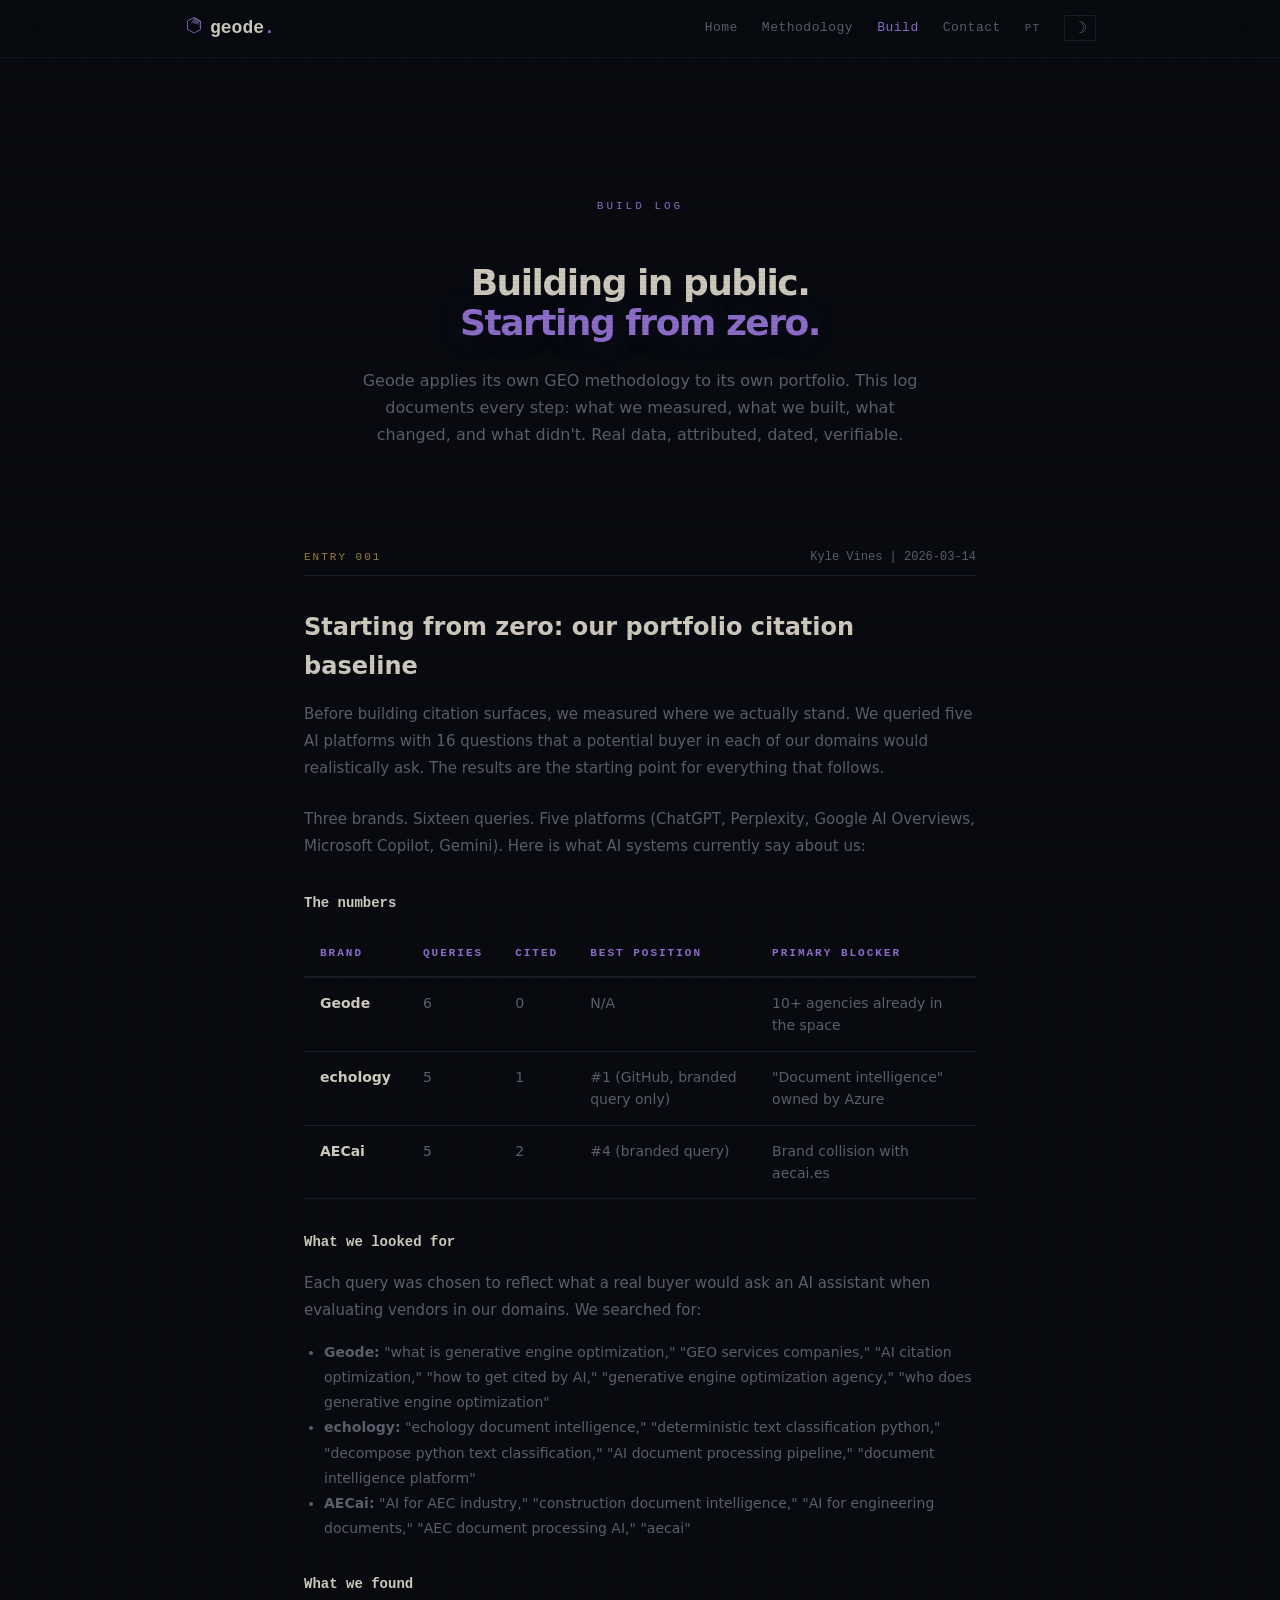
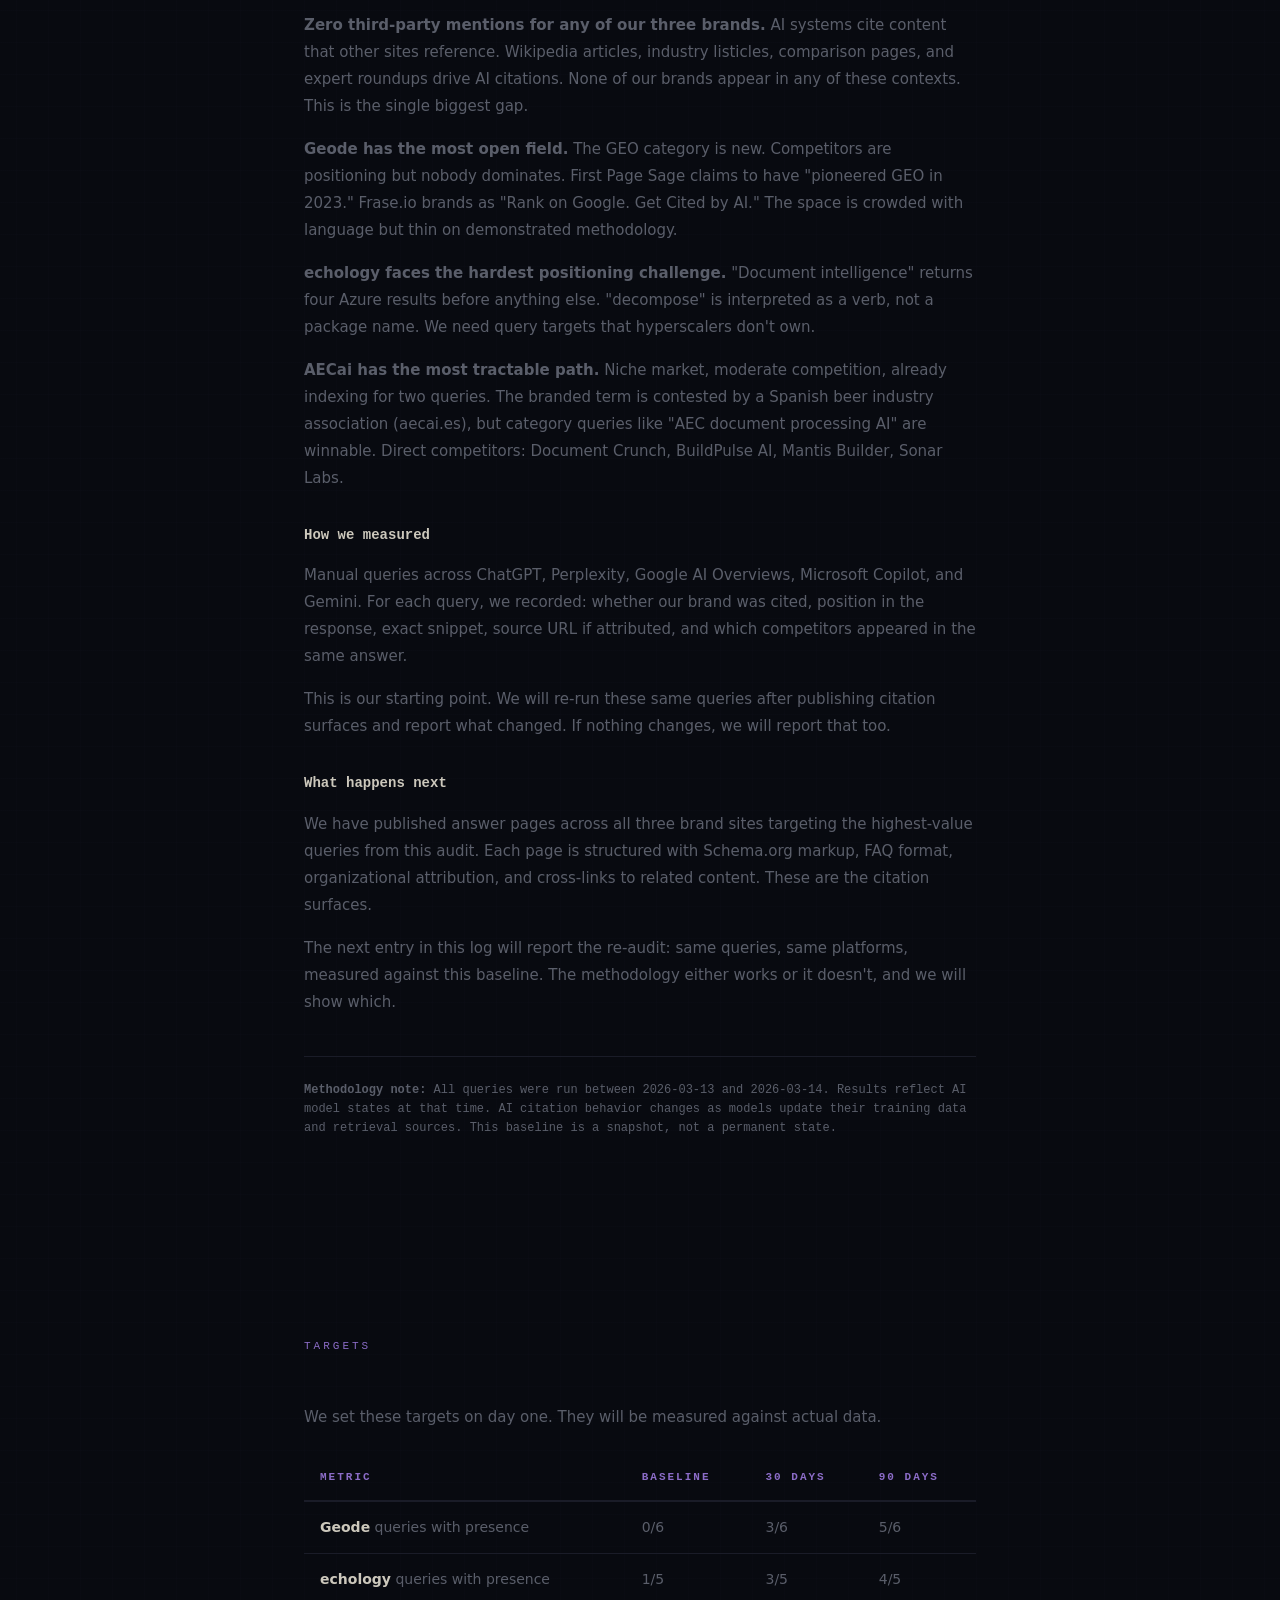
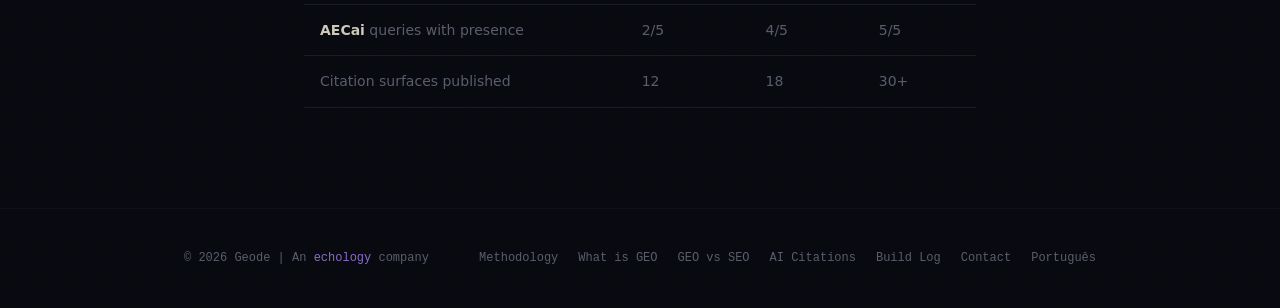
<file: build.html>
<!DOCTYPE html>
<html lang="en">
<head>
    <meta charset="UTF-8">
    <meta name="viewport" content="width=device-width, initial-scale=1.0">
    <title>Build Log | Geode</title>
    <meta name="description" content="Geode's public build log. Real data, real measurements, starting from zero. We apply our own GEO methodology to our own portfolio and document everything.">
    <meta property="og:title" content="Build Log | Geode">
    <meta property="og:description" content="Real data, real measurements, starting from zero. Geode applies its own GEO methodology to its own portfolio and documents everything.">
    <meta property="og:type" content="website">
    <meta property="og:url" content="https://geode.digital/build">
    <link rel="canonical" href="https://geode.digital/build">
    <link rel="alternate" hreflang="pt-BR" href="https://geode.digital/pt/construcao">
    <link rel="alternate" hreflang="en" href="https://geode.digital/build">
    <link rel="icon" type="image/svg+xml" href="/favicon.svg">
    <link rel="stylesheet" href="style.css">

    <script type="application/ld+json">
    {
        "@context": "https://schema.org",
        "@type": "Article",
        "headline": "Starting from Zero: Our Portfolio Citation Baseline",
        "author": {
            "@type": "Person",
            "name": "Kyle Vines",
            "jobTitle": "Founder",
            "worksFor": {
                "@type": "Organization",
                "name": "Geode",
                "url": "https://geode.digital"
            }
        },
        "publisher": {
            "@type": "Organization",
            "name": "Geode",
            "url": "https://geode.digital"
        },
        "datePublished": "2026-03-14",
        "dateModified": "2026-03-14",
        "description": "Baseline citation audit across three brands, 16 queries, five AI platforms. Starting from zero.",
        "mainEntityOfPage": "https://geode.digital/build"
    }
    </script>
</head>
<body>

<div id="content">

    <nav>
        <div class="container">
            <a href="/" class="logo"><svg width="20" height="20" viewBox="0 0 160 160" fill="none" style="vertical-align: -3px; margin-right: 6px;"><polygon points="80,12 132,40 132,108 80,136 28,108 28,40" stroke="#8b6cc7" stroke-width="7" fill="none"/><polygon points="80,12 132,40 108,64 62,52" fill="#c4aee8" opacity="0.35"/><polygon points="132,40 132,108 108,64" fill="#8b6cc7" opacity="0.2"/><line x1="62" y1="52" x2="108" y2="64" stroke="#d4c0f0" stroke-width="2.5" opacity="0.5"/><circle cx="62" cy="52" r="3.5" fill="#e0d4f5" opacity="0.6"/><circle cx="108" cy="64" r="3" fill="#d4c0f0" opacity="0.45"/></svg>geode<span>.</span></a>
            <button class="nav-toggle" onclick="document.querySelector('.nav-links').classList.toggle('open')">&#9776;</button>
            <div class="nav-links">
                <a href="/">Home</a>
                <a href="/methodology">Methodology</a>
                <a href="/build" class="active">Build</a>
                <a href="/contact">Contact</a>
                <a href="/pt/construcao" style="font-size: 11px; letter-spacing: 1px;">PT</a>
                <button class="mode-toggle" onclick="toggleMode()" title="Toggle light/dark mode" aria-label="Toggle light/dark mode">&#9789;</button>
            </div>
        </div>
    </nav>

    <div class="hero" style="padding-bottom: 60px;">
        <div class="container container--narrow">
            <p class="section-label">Build Log</p>
            <h1 style="font-size: 36px;">Building in public.<br><span>Starting from zero.</span></h1>
            <p class="sub">Geode applies its own GEO methodology to its own portfolio. This log documents every step: what we measured, what we built, what changed, and what didn't. Real data, attributed, dated, verifiable.</p>
        </div>
    </div>

    <!-- Entry 001 -->
    <div class="page-section" style="padding-top: 0;">
        <div class="container container--narrow">

            <div style="border-bottom: 1px solid var(--border); padding-bottom: 8px; margin-bottom: 32px; display: flex; justify-content: space-between; align-items: baseline; flex-wrap: wrap; gap: 8px;">
                <span style="font-size: 11px; text-transform: uppercase; letter-spacing: 2px; color: var(--amber);">Entry 001</span>
                <span style="font-size: 12px; color: var(--muted);">Kyle Vines | 2026-03-14</span>
            </div>

            <h2 style="font-size: 24px; font-weight: 700; margin-bottom: 16px; font-family: -apple-system, BlinkMacSystemFont, 'Segoe UI', system-ui, sans-serif;">Starting from zero: our portfolio citation baseline</h2>

            <p style="font-size: 15px; color: var(--muted); line-height: 1.8; margin-bottom: 24px; font-family: -apple-system, BlinkMacSystemFont, 'Segoe UI', system-ui, sans-serif;">
                Before building citation surfaces, we measured where we actually stand. We queried five AI platforms with 16 questions that a potential buyer in each of our domains would realistically ask. The results are the starting point for everything that follows.
            </p>

            <p style="font-size: 15px; color: var(--muted); line-height: 1.8; margin-bottom: 24px; font-family: -apple-system, BlinkMacSystemFont, 'Segoe UI', system-ui, sans-serif;">
                Three brands. Sixteen queries. Five platforms (ChatGPT, Perplexity, Google AI Overviews, Microsoft Copilot, Gemini). Here is what AI systems currently say about us:
            </p>

            <h3 style="font-size: 14px; font-weight: 700; margin: 32px 0 16px; color: var(--fg);">The numbers</h3>

            <table class="comparison-table">
                <thead>
                    <tr>
                        <th>Brand</th>
                        <th>Queries</th>
                        <th>Cited</th>
                        <th>Best Position</th>
                        <th>Primary Blocker</th>
                    </tr>
                </thead>
                <tbody>
                    <tr>
                        <td><strong>Geode</strong></td>
                        <td>6</td>
                        <td>0</td>
                        <td>N/A</td>
                        <td>10+ agencies already in the space</td>
                    </tr>
                    <tr>
                        <td><strong>echology</strong></td>
                        <td>5</td>
                        <td>1</td>
                        <td>#1 (GitHub, branded query only)</td>
                        <td>"Document intelligence" owned by Azure</td>
                    </tr>
                    <tr>
                        <td><strong>AECai</strong></td>
                        <td>5</td>
                        <td>2</td>
                        <td>#4 (branded query)</td>
                        <td>Brand collision with aecai.es</td>
                    </tr>
                </tbody>
            </table>

            <h3 style="font-size: 14px; font-weight: 700; margin: 32px 0 16px; color: var(--fg);">What we looked for</h3>

            <p style="font-size: 15px; color: var(--muted); line-height: 1.8; margin-bottom: 16px; font-family: -apple-system, BlinkMacSystemFont, 'Segoe UI', system-ui, sans-serif;">
                Each query was chosen to reflect what a real buyer would ask an AI assistant when evaluating vendors in our domains. We searched for:
            </p>

            <ul style="font-size: 14px; color: var(--muted); line-height: 1.8; margin-bottom: 24px; padding-left: 20px; font-family: -apple-system, BlinkMacSystemFont, 'Segoe UI', system-ui, sans-serif;">
                <li><strong>Geode:</strong> "what is generative engine optimization," "GEO services companies," "AI citation optimization," "how to get cited by AI," "generative engine optimization agency," "who does generative engine optimization"</li>
                <li><strong>echology:</strong> "echology document intelligence," "deterministic text classification python," "decompose python text classification," "AI document processing pipeline," "document intelligence platform"</li>
                <li><strong>AECai:</strong> "AI for AEC industry," "construction document intelligence," "AI for engineering documents," "AEC document processing AI," "aecai"</li>
            </ul>

            <h3 style="font-size: 14px; font-weight: 700; margin: 32px 0 16px; color: var(--fg);">What we found</h3>

            <p style="font-size: 15px; color: var(--muted); line-height: 1.8; margin-bottom: 16px; font-family: -apple-system, BlinkMacSystemFont, 'Segoe UI', system-ui, sans-serif;">
                <strong>Zero third-party mentions for any of our three brands.</strong> AI systems cite content that other sites reference. Wikipedia articles, industry listicles, comparison pages, and expert roundups drive AI citations. None of our brands appear in any of these contexts. This is the single biggest gap.
            </p>

            <p style="font-size: 15px; color: var(--muted); line-height: 1.8; margin-bottom: 16px; font-family: -apple-system, BlinkMacSystemFont, 'Segoe UI', system-ui, sans-serif;">
                <strong>Geode has the most open field.</strong> The GEO category is new. Competitors are positioning but nobody dominates. First Page Sage claims to have "pioneered GEO in 2023." Frase.io brands as "Rank on Google. Get Cited by AI." The space is crowded with language but thin on demonstrated methodology.
            </p>

            <p style="font-size: 15px; color: var(--muted); line-height: 1.8; margin-bottom: 16px; font-family: -apple-system, BlinkMacSystemFont, 'Segoe UI', system-ui, sans-serif;">
                <strong>echology faces the hardest positioning challenge.</strong> "Document intelligence" returns four Azure results before anything else. "decompose" is interpreted as a verb, not a package name. We need query targets that hyperscalers don't own.
            </p>

            <p style="font-size: 15px; color: var(--muted); line-height: 1.8; margin-bottom: 24px; font-family: -apple-system, BlinkMacSystemFont, 'Segoe UI', system-ui, sans-serif;">
                <strong>AECai has the most tractable path.</strong> Niche market, moderate competition, already indexing for two queries. The branded term is contested by a Spanish beer industry association (aecai.es), but category queries like "AEC document processing AI" are winnable. Direct competitors: Document Crunch, BuildPulse AI, Mantis Builder, Sonar Labs.
            </p>

            <h3 style="font-size: 14px; font-weight: 700; margin: 32px 0 16px; color: var(--fg);">How we measured</h3>

            <p style="font-size: 15px; color: var(--muted); line-height: 1.8; margin-bottom: 16px; font-family: -apple-system, BlinkMacSystemFont, 'Segoe UI', system-ui, sans-serif;">
                Manual queries across ChatGPT, Perplexity, Google AI Overviews, Microsoft Copilot, and Gemini. For each query, we recorded: whether our brand was cited, position in the response, exact snippet, source URL if attributed, and which competitors appeared in the same answer.
            </p>

            <p style="font-size: 15px; color: var(--muted); line-height: 1.8; margin-bottom: 24px; font-family: -apple-system, BlinkMacSystemFont, 'Segoe UI', system-ui, sans-serif;">
                This is our starting point. We will re-run these same queries after publishing citation surfaces and report what changed. If nothing changes, we will report that too.
            </p>

            <h3 style="font-size: 14px; font-weight: 700; margin: 32px 0 16px; color: var(--fg);">What happens next</h3>

            <p style="font-size: 15px; color: var(--muted); line-height: 1.8; margin-bottom: 16px; font-family: -apple-system, BlinkMacSystemFont, 'Segoe UI', system-ui, sans-serif;">
                We have published answer pages across all three brand sites targeting the highest-value queries from this audit. Each page is structured with Schema.org markup, FAQ format, organizational attribution, and cross-links to related content. These are the citation surfaces.
            </p>

            <p style="font-size: 15px; color: var(--muted); line-height: 1.8; margin-bottom: 16px; font-family: -apple-system, BlinkMacSystemFont, 'Segoe UI', system-ui, sans-serif;">
                The next entry in this log will report the re-audit: same queries, same platforms, measured against this baseline. The methodology either works or it doesn't, and we will show which.
            </p>

            <div style="margin-top: 40px; padding-top: 24px; border-top: 1px solid var(--border);">
                <p style="font-size: 12px; color: var(--muted);">
                    <strong>Methodology note:</strong> All queries were run between 2026-03-13 and 2026-03-14. Results reflect AI model states at that time. AI citation behavior changes as models update their training data and retrieval sources. This baseline is a snapshot, not a permanent state.
                </p>
            </div>

        </div>
    </div>

    <!-- Targets -->
    <div class="page-section">
        <div class="container container--narrow">
            <p class="section-label">Targets</p>
            <p style="font-size: 15px; color: var(--muted); line-height: 1.8; margin-bottom: 24px; font-family: -apple-system, BlinkMacSystemFont, 'Segoe UI', system-ui, sans-serif;">
                We set these targets on day one. They will be measured against actual data.
            </p>

            <table class="comparison-table">
                <thead>
                    <tr>
                        <th>Metric</th>
                        <th>Baseline</th>
                        <th>30 Days</th>
                        <th>90 Days</th>
                    </tr>
                </thead>
                <tbody>
                    <tr>
                        <td><strong>Geode</strong> queries with presence</td>
                        <td>0/6</td>
                        <td>3/6</td>
                        <td>5/6</td>
                    </tr>
                    <tr>
                        <td><strong>echology</strong> queries with presence</td>
                        <td>1/5</td>
                        <td>3/5</td>
                        <td>4/5</td>
                    </tr>
                    <tr>
                        <td><strong>AECai</strong> queries with presence</td>
                        <td>2/5</td>
                        <td>4/5</td>
                        <td>5/5</td>
                    </tr>
                    <tr>
                        <td>Citation surfaces published</td>
                        <td>12</td>
                        <td>18</td>
                        <td>30+</td>
                    </tr>
                </tbody>
            </table>
        </div>
    </div>

    <footer>
        <div class="container">
            <div class="copy">&copy; 2026 Geode | An <a href="https://echology.io">echology</a> company</div>
            <div class="footer-links">
                <a href="/methodology">Methodology</a>
                <a href="/what-is-geo">What is GEO</a>
                <a href="/geo-vs-seo">GEO vs SEO</a>
                <a href="/how-ai-citations-work">AI Citations</a>
                <a href="/build">Build Log</a>
                <a href="/contact">Contact</a>
                <a href="/pt/construcao">Portugu&ecirc;s</a>
            </div>
        </div>
    </footer>

</div>

<script>
function toggleMode() {
    document.body.classList.toggle('light');
    localStorage.setItem('mode', document.body.classList.contains('light') ? 'light' : 'dark');
}
if (localStorage.getItem('mode') === 'light') document.body.classList.add('light');
</script>

</body>
</html>
</file>
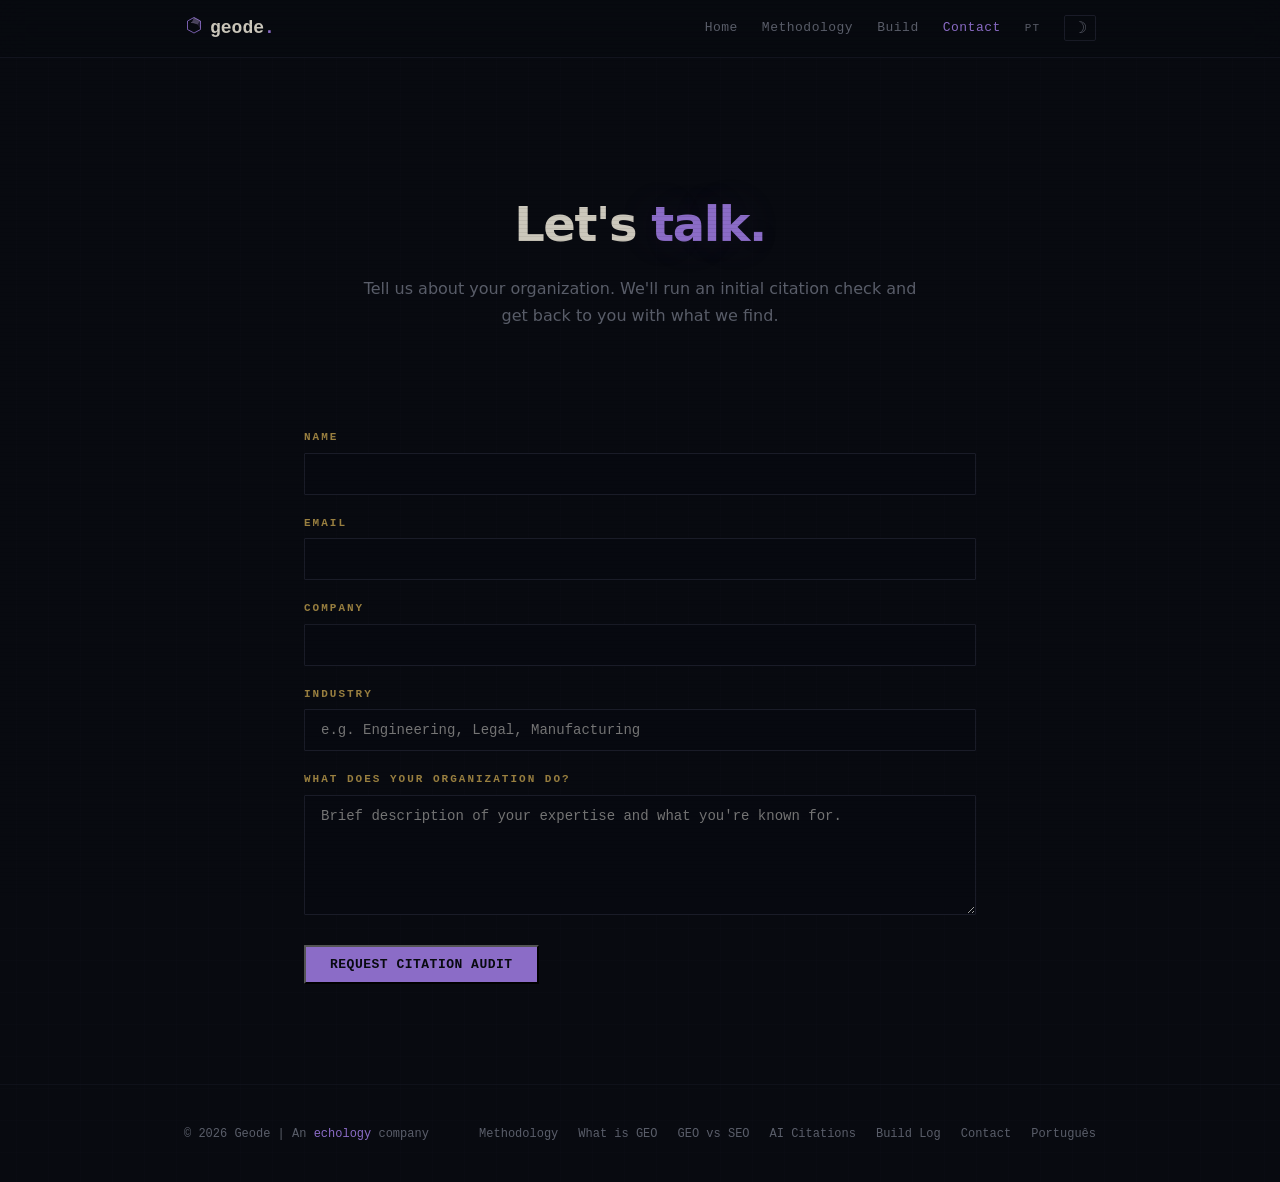
<file: contact.html>
<!DOCTYPE html>
<html lang="en">
<head>
    <meta charset="UTF-8">
    <meta name="viewport" content="width=device-width, initial-scale=1.0">
    <title>Contact | Geode</title>
    <meta name="description" content="Request a Citation Gap Audit from Geode. Find out what AI systems say about your organization and where the gaps are.">
    <meta property="og:title" content="Contact | Geode">
    <meta property="og:description" content="Request a Citation Gap Audit. Find out what AI says about your organization.">
    <meta property="og:type" content="website">
    <link rel="canonical" href="https://geode.digital/contact">
    <link rel="alternate" hreflang="pt-BR" href="https://geode.digital/pt/contato">
    <link rel="alternate" hreflang="en" href="https://geode.digital/contact">
    <link rel="icon" type="image/svg+xml" href="/favicon.svg">
    <link rel="stylesheet" href="style.css">
</head>
<body>

<div id="content">

    <nav>
        <div class="container">
            <a href="/" class="logo"><svg width="20" height="20" viewBox="0 0 160 160" fill="none" style="vertical-align: -3px; margin-right: 6px;"><polygon points="80,12 132,40 132,108 80,136 28,108 28,40" stroke="#8b6cc7" stroke-width="7" fill="none"/><polygon points="80,12 132,40 108,64 62,52" fill="#c4aee8" opacity="0.35"/><polygon points="132,40 132,108 108,64" fill="#8b6cc7" opacity="0.2"/><line x1="62" y1="52" x2="108" y2="64" stroke="#d4c0f0" stroke-width="2.5" opacity="0.5"/><circle cx="62" cy="52" r="3.5" fill="#e0d4f5" opacity="0.6"/><circle cx="108" cy="64" r="3" fill="#d4c0f0" opacity="0.45"/></svg>geode<span>.</span></a>
            <button class="nav-toggle" onclick="document.querySelector('.nav-links').classList.toggle('open')">&#9776;</button>
            <div class="nav-links">
                <a href="/">Home</a>
                <a href="/methodology">Methodology</a>
                <a href="/build">Build</a>
                <a href="/contact" class="active">Contact</a>
                <a href="/pt/contato" style="font-size: 11px; letter-spacing: 1px;">PT</a>
                <button class="mode-toggle" onclick="toggleMode()" title="Toggle light/dark mode" aria-label="Toggle light/dark mode">&#9789;</button>
            </div>
        </div>
    </nav>

    <div class="hero" style="padding-bottom: 60px;">
        <div class="container container--narrow">
            <h1>Let's <span>talk.</span></h1>
            <p class="sub">Tell us about your organization. We'll run an initial citation check and get back to you with what we find.</p>
        </div>
    </div>

    <div class="page-section" style="padding-top: 0;">
        <div class="container container--narrow">
            <form id="contact-form" onsubmit="return submitForm(event)">
                <div class="form-group">
                    <label for="name">Name</label>
                    <input type="text" id="name" name="name" required>
                </div>
                <div class="form-group">
                    <label for="email">Email</label>
                    <input type="email" id="email" name="email" required>
                </div>
                <div class="form-group">
                    <label for="company">Company</label>
                    <input type="text" id="company" name="company" required>
                </div>
                <div class="form-group">
                    <label for="industry">Industry</label>
                    <input type="text" id="industry" name="industry" placeholder="e.g. Engineering, Legal, Manufacturing">
                </div>
                <div class="form-group">
                    <label for="message">What does your organization do?</label>
                    <textarea id="message" name="message" placeholder="Brief description of your expertise and what you're known for."></textarea>
                </div>
                <button type="submit" class="btn btn-primary" id="submit-btn">Request Citation Audit</button>
                <p id="form-status" style="margin-top: 16px; font-size: 13px; display: none;"></p>
            </form>
        </div>
    </div>

    <footer>
        <div class="container">
            <div class="copy">&copy; 2026 Geode | An <a href="https://echology.io">echology</a> company</div>
            <div class="footer-links">
                <a href="/methodology">Methodology</a>
                <a href="/what-is-geo">What is GEO</a>
                <a href="/geo-vs-seo">GEO vs SEO</a>
                <a href="/how-ai-citations-work">AI Citations</a>
                <a href="/build">Build Log</a>
                <a href="/contact">Contact</a>
                <a href="/pt/">Portugu&ecirc;s</a>
            </div>
        </div>
    </footer>

</div>

<script>
function toggleMode() {
    document.body.classList.toggle('light');
    localStorage.setItem('mode', document.body.classList.contains('light') ? 'light' : 'dark');
}
if (localStorage.getItem('mode') === 'light') document.body.classList.add('light');

var LEADS_API = 'https://ops.aecai.io/api/leads/inbound';

function submitForm(e) {
    e.preventDefault();
    var btn = document.getElementById('submit-btn');
    var status = document.getElementById('form-status');
    btn.disabled = true;
    btn.textContent = 'Sending...';
    status.style.display = 'none';

    var data = {
        name: document.getElementById('name').value,
        email: document.getElementById('email').value,
        company: document.getElementById('company').value,
        industry: document.getElementById('industry').value,
        message: document.getElementById('message').value,
        source: 'geode.digital'
    };

    fetch(LEADS_API, {
        method: 'POST',
        headers: {'Content-Type': 'application/json'},
        body: JSON.stringify(data)
    })
    .then(function(r) {
        if (!r.ok) throw new Error('Server error');
        return r.json();
    })
    .then(function() {
        status.textContent = 'Received. We will be in touch.';
        status.style.color = 'var(--accent)';
        status.style.display = 'block';
        document.getElementById('contact-form').reset();
    })
    .catch(function() {
        status.innerHTML = 'Could not reach our server. Email us directly at <a href="mailto:kyle@geode.digital">kyle@geode.digital</a>';
        status.style.color = 'var(--amber)';
        status.style.display = 'block';
    })
    .finally(function() {
        btn.disabled = false;
        btn.textContent = 'Request Citation Audit';
    });

    return false;
}
</script>

</body>
</html>
</file>
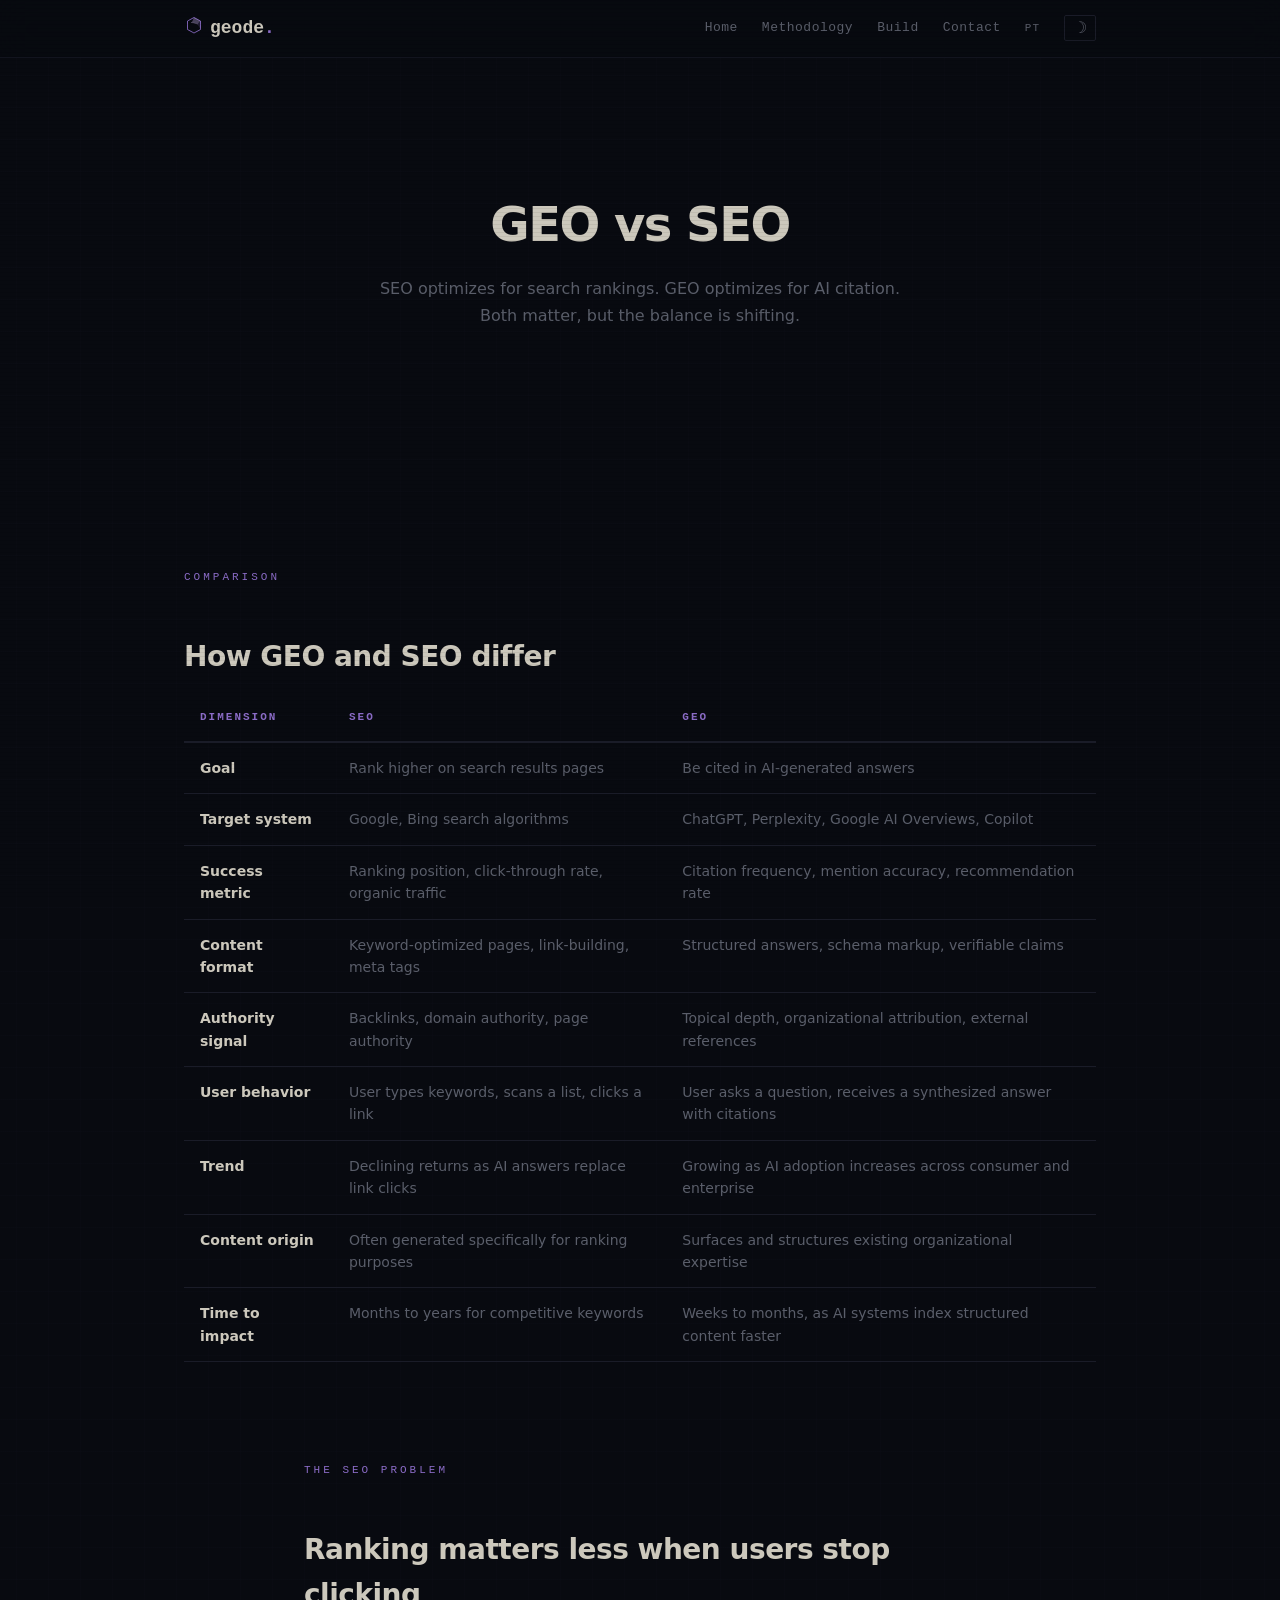
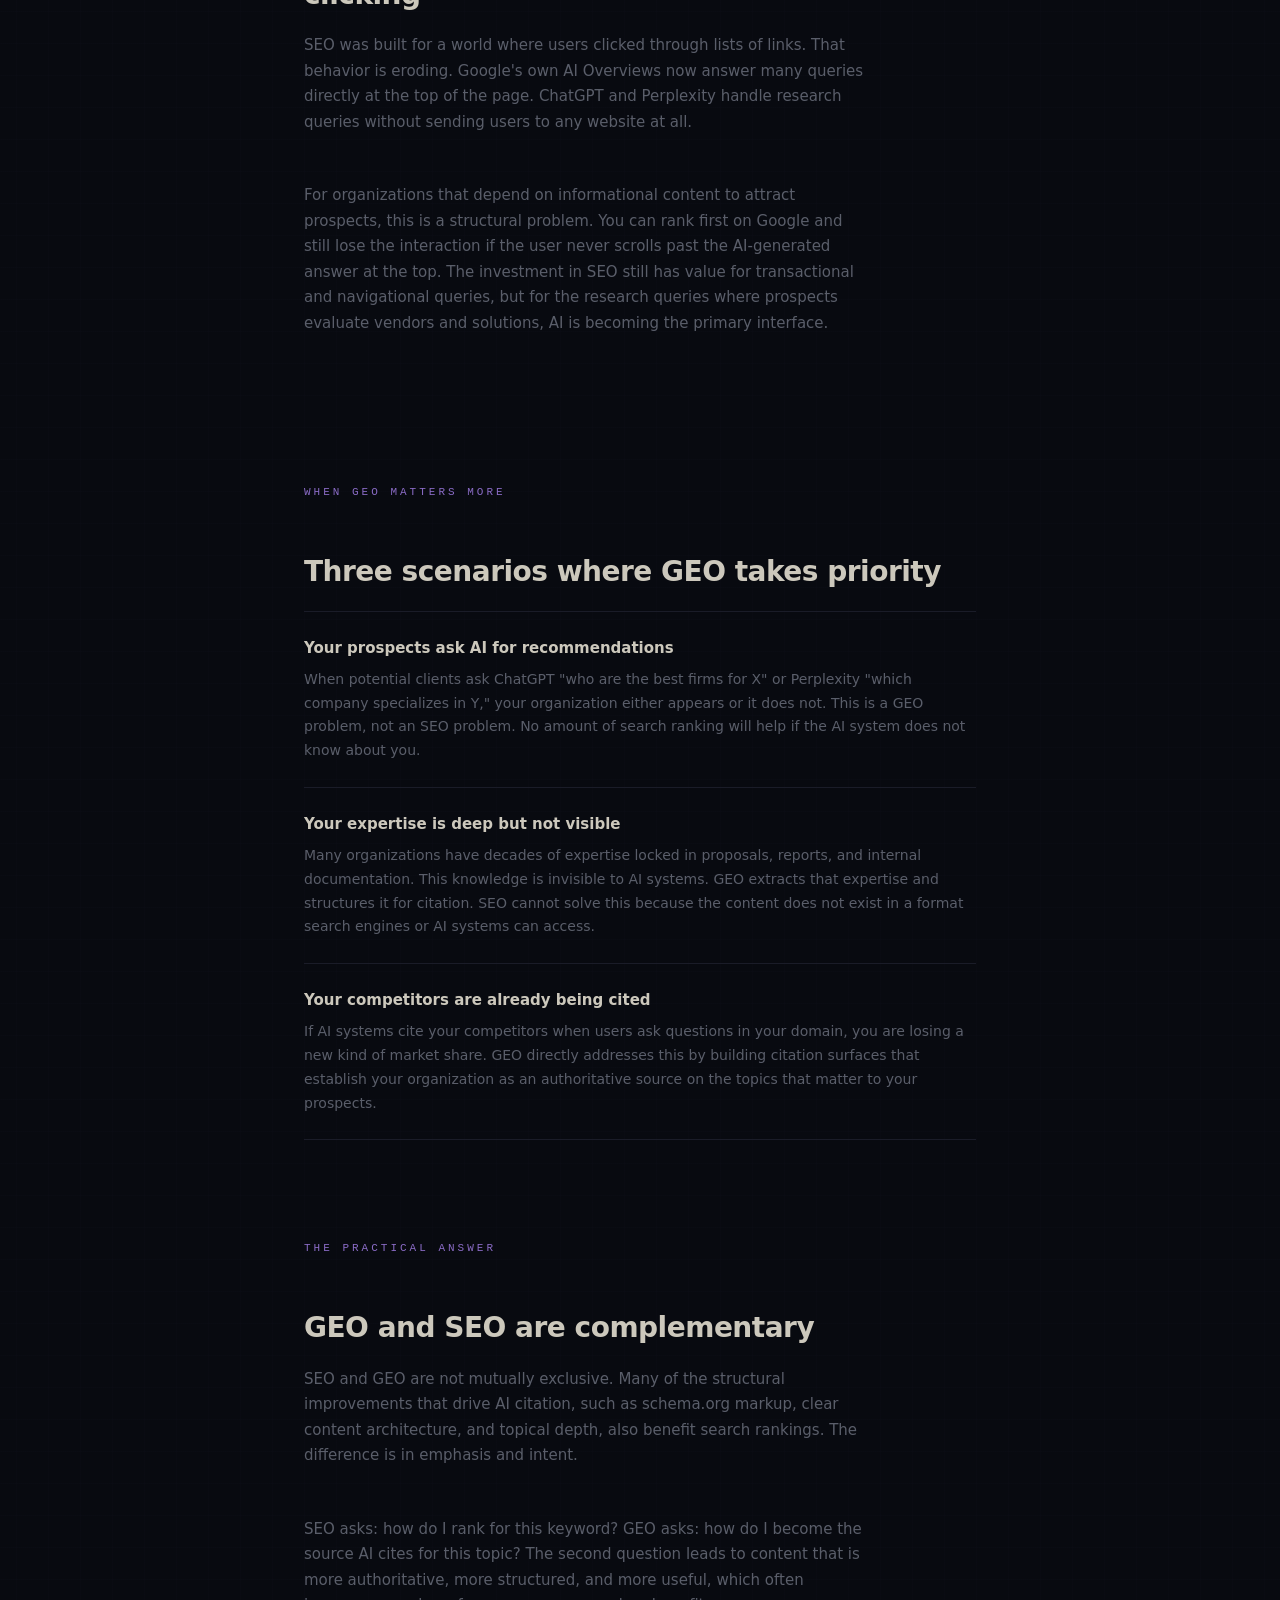
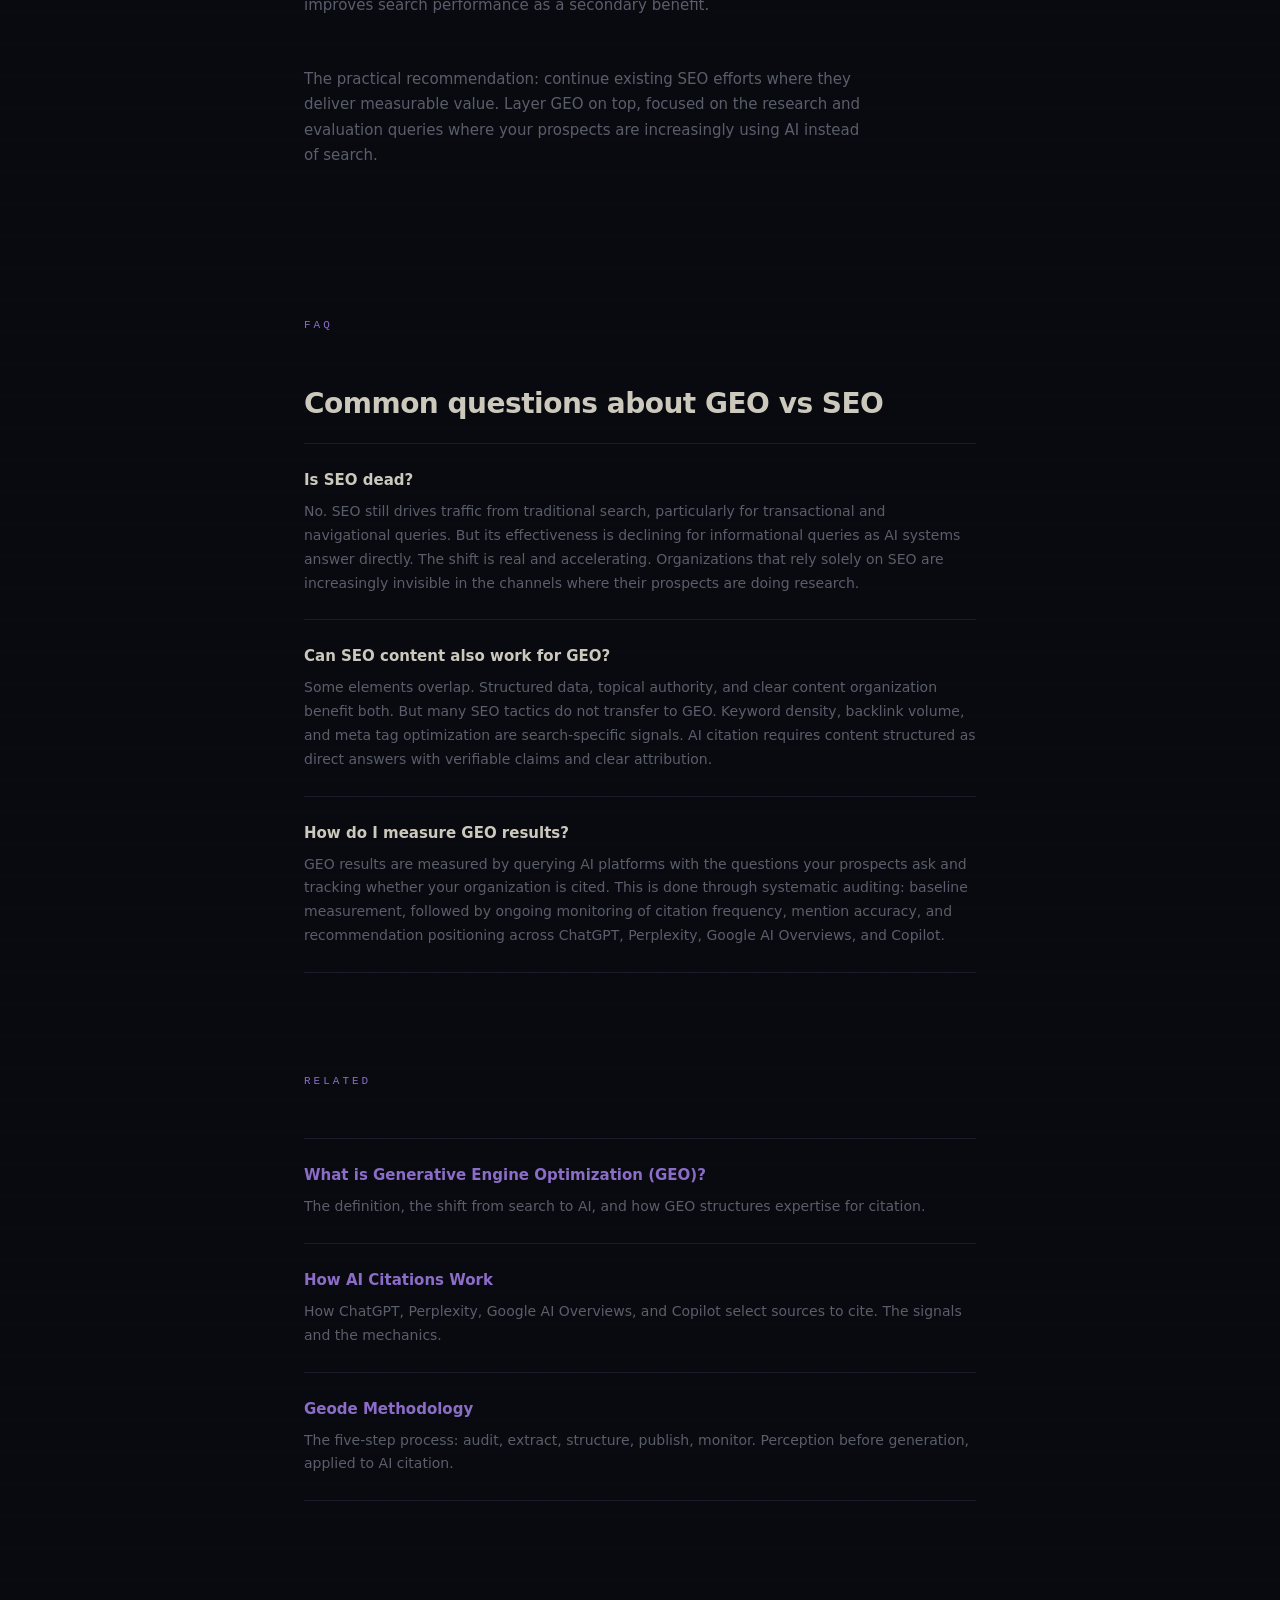
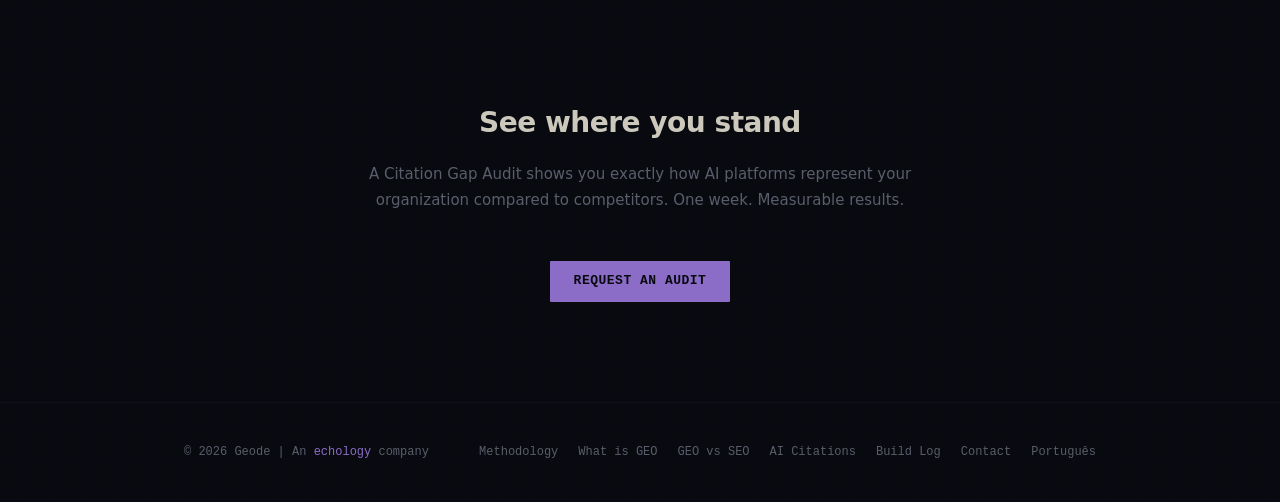
<file: geo-vs-seo.html>
<!DOCTYPE html>
<html lang="en">
<head>
    <meta charset="UTF-8">
    <meta name="viewport" content="width=device-width, initial-scale=1.0">
    <title>GEO vs SEO: What's the Difference? | Geode</title>
    <meta name="description" content="GEO optimizes for AI citation. SEO optimizes for search rankings. Compare the two approaches, understand when each matters, and learn why GEO is growing as AI adoption increases.">
    <meta property="og:title" content="GEO vs SEO: What's the Difference?">
    <meta property="og:description" content="A direct comparison of Generative Engine Optimization and Search Engine Optimization. When you need both, when GEO matters more.">
    <meta property="og:type" content="article">
    <meta property="og:url" content="https://geode.digital/geo-vs-seo">
    <link rel="canonical" href="https://geode.digital/geo-vs-seo">
    <link rel="alternate" hreflang="pt-BR" href="https://geode.digital/pt/geo-vs-seo">
    <link rel="alternate" hreflang="en" href="https://geode.digital/geo-vs-seo">
    <link rel="icon" type="image/svg+xml" href="/favicon.svg">
    <link rel="stylesheet" href="style.css">

    <script type="application/ld+json">
    {
        "@context": "https://schema.org",
        "@type": "FAQPage",
        "mainEntity": [
            {
                "@type": "Question",
                "name": "What is the difference between GEO and SEO?",
                "acceptedAnswer": {
                    "@type": "Answer",
                    "text": "SEO (Search Engine Optimization) optimizes content to rank higher on search engine results pages like Google. GEO (Generative Engine Optimization) optimizes content to be cited by AI systems like ChatGPT, Perplexity, Google AI Overviews, and Microsoft Copilot. SEO targets algorithms that rank links. GEO targets AI systems that synthesize answers and select sources to cite."
                }
            },
            {
                "@type": "Question",
                "name": "Is SEO dead?",
                "acceptedAnswer": {
                    "@type": "Answer",
                    "text": "SEO is not dead, but its effectiveness is declining for many query types. As AI systems increasingly answer questions directly, fewer users click through to websites from search results. For transactional and navigational queries, SEO remains relevant. For informational and research queries, where users ask AI assistants instead of searching Google, GEO is becoming the primary visibility strategy."
                }
            },
            {
                "@type": "Question",
                "name": "Do I need both GEO and SEO?",
                "acceptedAnswer": {
                    "@type": "Answer",
                    "text": "For most organizations, yes. SEO still drives traffic from traditional search. GEO ensures you appear in AI-generated answers. The balance depends on your audience. If your prospects research vendors and solutions through AI assistants, GEO should be the priority. If your traffic is primarily from direct search, SEO remains important. The two are complementary, not mutually exclusive."
                }
            },
            {
                "@type": "Question",
                "name": "Can SEO content also work for GEO?",
                "acceptedAnswer": {
                    "@type": "Answer",
                    "text": "Some SEO best practices overlap with GEO, such as structured data markup and topical authority. However, many SEO tactics do not transfer. Keyword density, backlink volume, and meta tag optimization are SEO-specific signals. GEO requires content structured as direct answers, verifiable claims, schema.org markup, and clear organizational attribution. Content optimized purely for SEO often lacks the structural clarity AI systems need to cite it."
                }
            }
        ]
    }
    </script>
</head>
<body>

<div id="content">

    <nav>
        <div class="container">
            <a href="/" class="logo"><svg width="20" height="20" viewBox="0 0 160 160" fill="none" style="vertical-align: -3px; margin-right: 6px;"><polygon points="80,12 132,40 132,108 80,136 28,108 28,40" stroke="#8b6cc7" stroke-width="7" fill="none"/><polygon points="80,12 132,40 108,64 62,52" fill="#c4aee8" opacity="0.35"/><polygon points="132,40 132,108 108,64" fill="#8b6cc7" opacity="0.2"/><line x1="62" y1="52" x2="108" y2="64" stroke="#d4c0f0" stroke-width="2.5" opacity="0.5"/><circle cx="62" cy="52" r="3.5" fill="#e0d4f5" opacity="0.6"/><circle cx="108" cy="64" r="3" fill="#d4c0f0" opacity="0.45"/></svg>geode<span>.</span></a>
            <button class="nav-toggle" onclick="document.querySelector('.nav-links').classList.toggle('open')">&#9776;</button>
            <div class="nav-links">
                <a href="/">Home</a>
                <a href="/methodology">Methodology</a>
                <a href="/build">Build</a>
                <a href="/contact">Contact</a>
                <a href="/pt/" style="font-size: 11px; letter-spacing: 1px;">PT</a>
                <button class="mode-toggle" onclick="toggleMode()" title="Toggle light/dark mode" aria-label="Toggle light/dark mode">&#9789;</button>
            </div>
        </div>
    </nav>

    <div class="hero">
        <div class="container">
            <h1>GEO vs SEO</h1>
            <p class="sub">SEO optimizes for search rankings. GEO optimizes for AI citation. Both matter, but the balance is shifting.</p>
        </div>
    </div>

    <!-- Comparison Table -->
    <div class="page-section">
        <div class="container">
            <p class="section-label">Comparison</p>
            <div class="section-lead">How GEO and SEO differ</div>
            <div style="overflow-x: auto;">
                <table class="comparison-table">
                    <thead>
                        <tr>
                            <th>Dimension</th>
                            <th>SEO</th>
                            <th>GEO</th>
                        </tr>
                    </thead>
                    <tbody>
                        <tr>
                            <td><strong>Goal</strong></td>
                            <td>Rank higher on search results pages</td>
                            <td>Be cited in AI-generated answers</td>
                        </tr>
                        <tr>
                            <td><strong>Target system</strong></td>
                            <td>Google, Bing search algorithms</td>
                            <td>ChatGPT, Perplexity, Google AI Overviews, Copilot</td>
                        </tr>
                        <tr>
                            <td><strong>Success metric</strong></td>
                            <td>Ranking position, click-through rate, organic traffic</td>
                            <td>Citation frequency, mention accuracy, recommendation rate</td>
                        </tr>
                        <tr>
                            <td><strong>Content format</strong></td>
                            <td>Keyword-optimized pages, link-building, meta tags</td>
                            <td>Structured answers, schema markup, verifiable claims</td>
                        </tr>
                        <tr>
                            <td><strong>Authority signal</strong></td>
                            <td>Backlinks, domain authority, page authority</td>
                            <td>Topical depth, organizational attribution, external references</td>
                        </tr>
                        <tr>
                            <td><strong>User behavior</strong></td>
                            <td>User types keywords, scans a list, clicks a link</td>
                            <td>User asks a question, receives a synthesized answer with citations</td>
                        </tr>
                        <tr>
                            <td><strong>Trend</strong></td>
                            <td>Declining returns as AI answers replace link clicks</td>
                            <td>Growing as AI adoption increases across consumer and enterprise</td>
                        </tr>
                        <tr>
                            <td><strong>Content origin</strong></td>
                            <td>Often generated specifically for ranking purposes</td>
                            <td>Surfaces and structures existing organizational expertise</td>
                        </tr>
                        <tr>
                            <td><strong>Time to impact</strong></td>
                            <td>Months to years for competitive keywords</td>
                            <td>Weeks to months, as AI systems index structured content faster</td>
                        </tr>
                    </tbody>
                </table>
            </div>
        </div>
    </div>

    <!-- SEO's Declining Returns -->
    <div class="page-section" style="padding-top: 0;">
        <div class="container container--narrow">
            <p class="section-label">The SEO Problem</p>
            <div class="section-lead">Ranking matters less when users stop clicking</div>
            <p class="section-sub">SEO was built for a world where users clicked through lists of links. That behavior is eroding. Google's own AI Overviews now answer many queries directly at the top of the page. ChatGPT and Perplexity handle research queries without sending users to any website at all.</p>
            <p class="section-sub">For organizations that depend on informational content to attract prospects, this is a structural problem. You can rank first on Google and still lose the interaction if the user never scrolls past the AI-generated answer at the top. The investment in SEO still has value for transactional and navigational queries, but for the research queries where prospects evaluate vendors and solutions, AI is becoming the primary interface.</p>
        </div>
    </div>

    <!-- When GEO Matters More -->
    <div class="page-section" style="padding-top: 0;">
        <div class="container container--narrow">
            <p class="section-label">When GEO Matters More</p>
            <div class="section-lead">Three scenarios where GEO takes priority</div>
            <div class="faq-list">
                <div class="faq-item">
                    <h3>Your prospects ask AI for recommendations</h3>
                    <p>When potential clients ask ChatGPT "who are the best firms for X" or Perplexity "which company specializes in Y," your organization either appears or it does not. This is a GEO problem, not an SEO problem. No amount of search ranking will help if the AI system does not know about you.</p>
                </div>
                <div class="faq-item">
                    <h3>Your expertise is deep but not visible</h3>
                    <p>Many organizations have decades of expertise locked in proposals, reports, and internal documentation. This knowledge is invisible to AI systems. GEO extracts that expertise and structures it for citation. SEO cannot solve this because the content does not exist in a format search engines or AI systems can access.</p>
                </div>
                <div class="faq-item">
                    <h3>Your competitors are already being cited</h3>
                    <p>If AI systems cite your competitors when users ask questions in your domain, you are losing a new kind of market share. GEO directly addresses this by building citation surfaces that establish your organization as an authoritative source on the topics that matter to your prospects.</p>
                </div>
            </div>
        </div>
    </div>

    <!-- When You Need Both -->
    <div class="page-section" style="padding-top: 0;">
        <div class="container container--narrow">
            <p class="section-label">The Practical Answer</p>
            <div class="section-lead">GEO and SEO are complementary</div>
            <p class="section-sub">SEO and GEO are not mutually exclusive. Many of the structural improvements that drive AI citation, such as schema.org markup, clear content architecture, and topical depth, also benefit search rankings. The difference is in emphasis and intent.</p>
            <p class="section-sub">SEO asks: how do I rank for this keyword? GEO asks: how do I become the source AI cites for this topic? The second question leads to content that is more authoritative, more structured, and more useful, which often improves search performance as a secondary benefit.</p>
            <p class="section-sub">The practical recommendation: continue existing SEO efforts where they deliver measurable value. Layer GEO on top, focused on the research and evaluation queries where your prospects are increasingly using AI instead of search.</p>
        </div>
    </div>

    <!-- FAQ -->
    <div class="page-section" style="padding-top: 0;">
        <div class="container container--narrow">
            <p class="section-label">FAQ</p>
            <div class="section-lead">Common questions about GEO vs SEO</div>
            <div class="faq-list">
                <div class="faq-item">
                    <h3>Is SEO dead?</h3>
                    <p>No. SEO still drives traffic from traditional search, particularly for transactional and navigational queries. But its effectiveness is declining for informational queries as AI systems answer directly. The shift is real and accelerating. Organizations that rely solely on SEO are increasingly invisible in the channels where their prospects are doing research.</p>
                </div>
                <div class="faq-item">
                    <h3>Can SEO content also work for GEO?</h3>
                    <p>Some elements overlap. Structured data, topical authority, and clear content organization benefit both. But many SEO tactics do not transfer to GEO. Keyword density, backlink volume, and meta tag optimization are search-specific signals. AI citation requires content structured as direct answers with verifiable claims and clear attribution.</p>
                </div>
                <div class="faq-item">
                    <h3>How do I measure GEO results?</h3>
                    <p>GEO results are measured by querying AI platforms with the questions your prospects ask and tracking whether your organization is cited. This is done through systematic auditing: baseline measurement, followed by ongoing monitoring of citation frequency, mention accuracy, and recommendation positioning across ChatGPT, Perplexity, Google AI Overviews, and Copilot.</p>
                </div>
            </div>
        </div>
    </div>

    <!-- Related -->
    <div class="page-section" style="padding-top: 0;">
        <div class="container container--narrow">
            <p class="section-label">Related</p>
            <div class="faq-list">
                <div class="faq-item">
                    <h3><a href="/what-is-geo">What is Generative Engine Optimization (GEO)?</a></h3>
                    <p>The definition, the shift from search to AI, and how GEO structures expertise for citation.</p>
                </div>
                <div class="faq-item">
                    <h3><a href="/how-ai-citations-work">How AI Citations Work</a></h3>
                    <p>How ChatGPT, Perplexity, Google AI Overviews, and Copilot select sources to cite. The signals and the mechanics.</p>
                </div>
                <div class="faq-item">
                    <h3><a href="/methodology">Geode Methodology</a></h3>
                    <p>The five-step process: audit, extract, structure, publish, monitor. Perception before generation, applied to AI citation.</p>
                </div>
            </div>
        </div>
    </div>

    <!-- CTA -->
    <div class="page-section" style="text-align: center;">
        <div class="container container--narrow">
            <div class="section-lead">See where you stand</div>
            <p class="section-sub" style="margin-left: auto; margin-right: auto;">A Citation Gap Audit shows you exactly how AI platforms represent your organization compared to competitors. One week. Measurable results.</p>
            <a href="/contact" class="btn btn-primary">Request an Audit</a>
        </div>
    </div>

    <footer>
        <div class="container">
            <div class="copy">&copy; 2026 Geode | An <a href="https://echology.io">echology</a> company</div>
            <div class="footer-links">
                <a href="/methodology">Methodology</a>
                <a href="/what-is-geo">What is GEO</a>
                <a href="/geo-vs-seo">GEO vs SEO</a>
                <a href="/how-ai-citations-work">AI Citations</a>
                <a href="/build">Build Log</a>
                <a href="/contact">Contact</a>
                <a href="/pt/">Portugu&ecirc;s</a>
            </div>
        </div>
    </footer>

</div>

<script>
function toggleMode() {
    document.body.classList.toggle('light');
    localStorage.setItem('mode', document.body.classList.contains('light') ? 'light' : 'dark');
}
if (localStorage.getItem('mode') === 'light') document.body.classList.add('light');
</script>

</body>
</html>
</file>
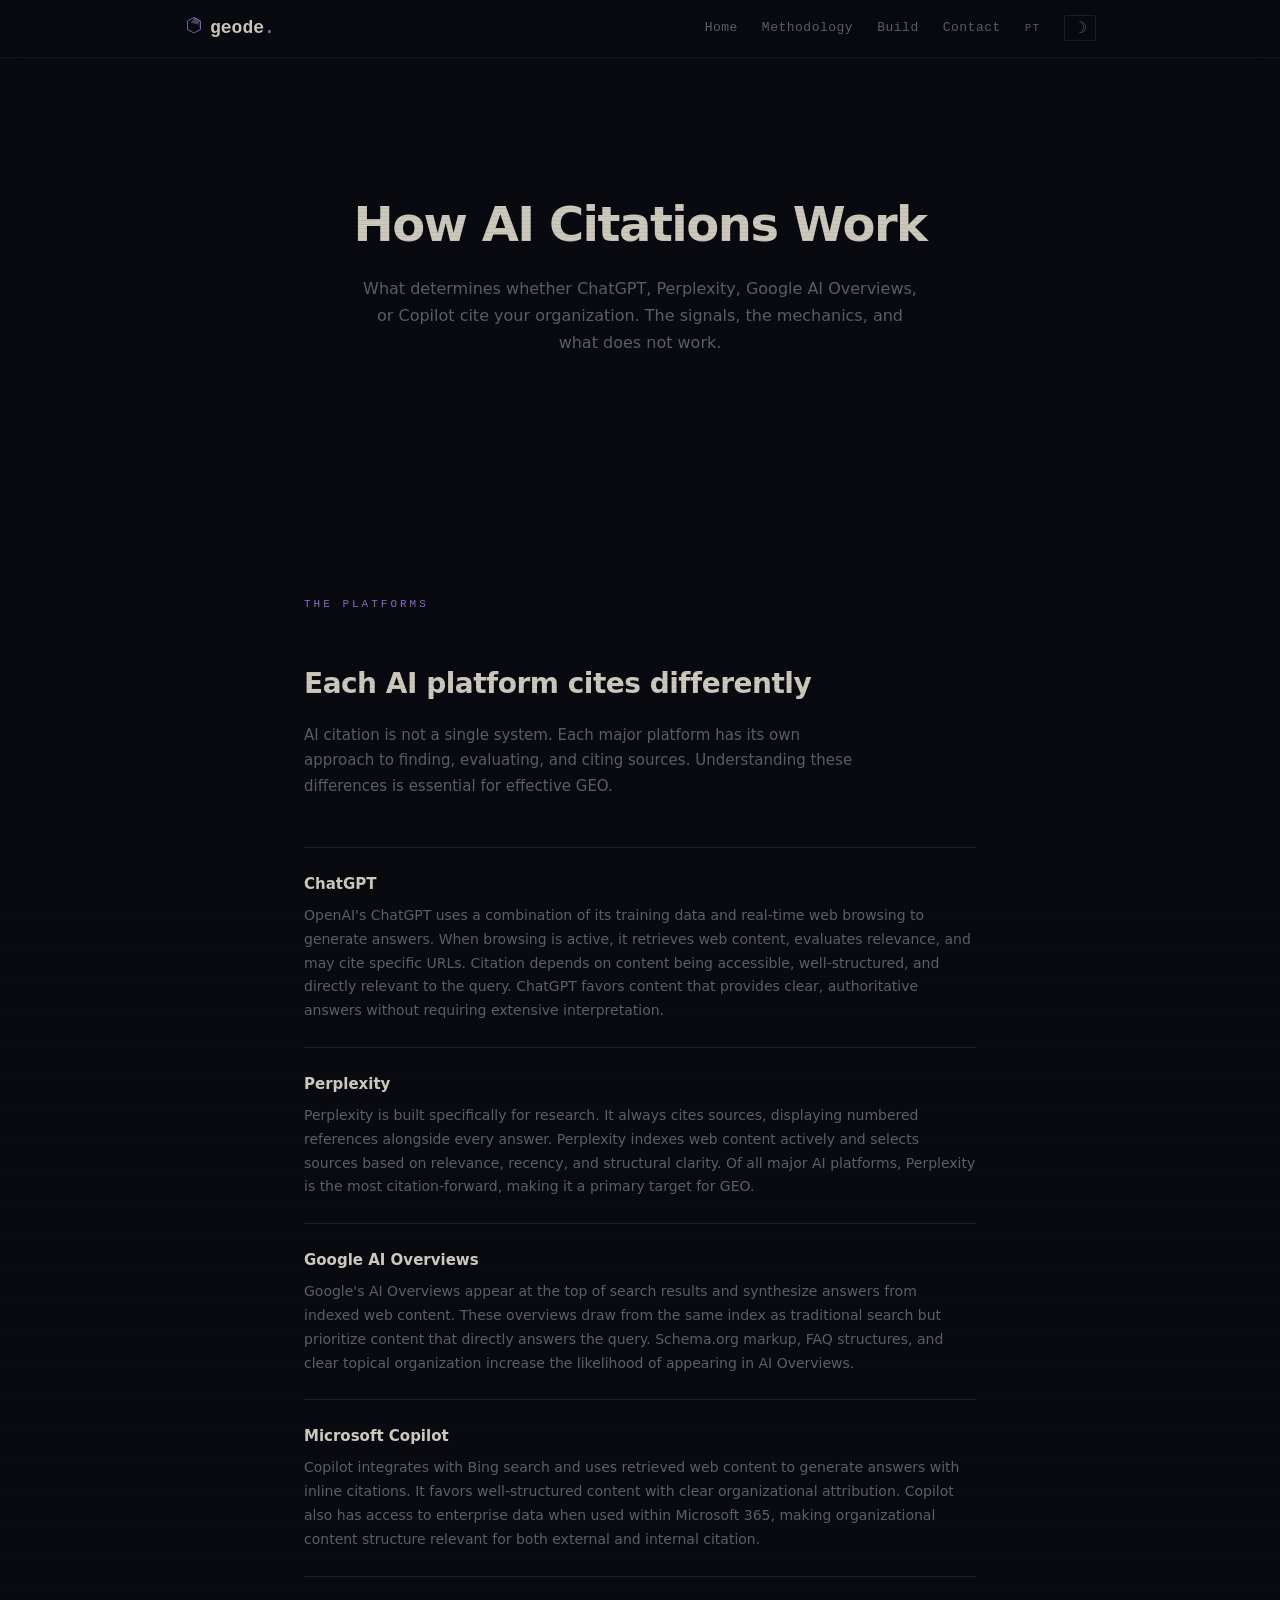
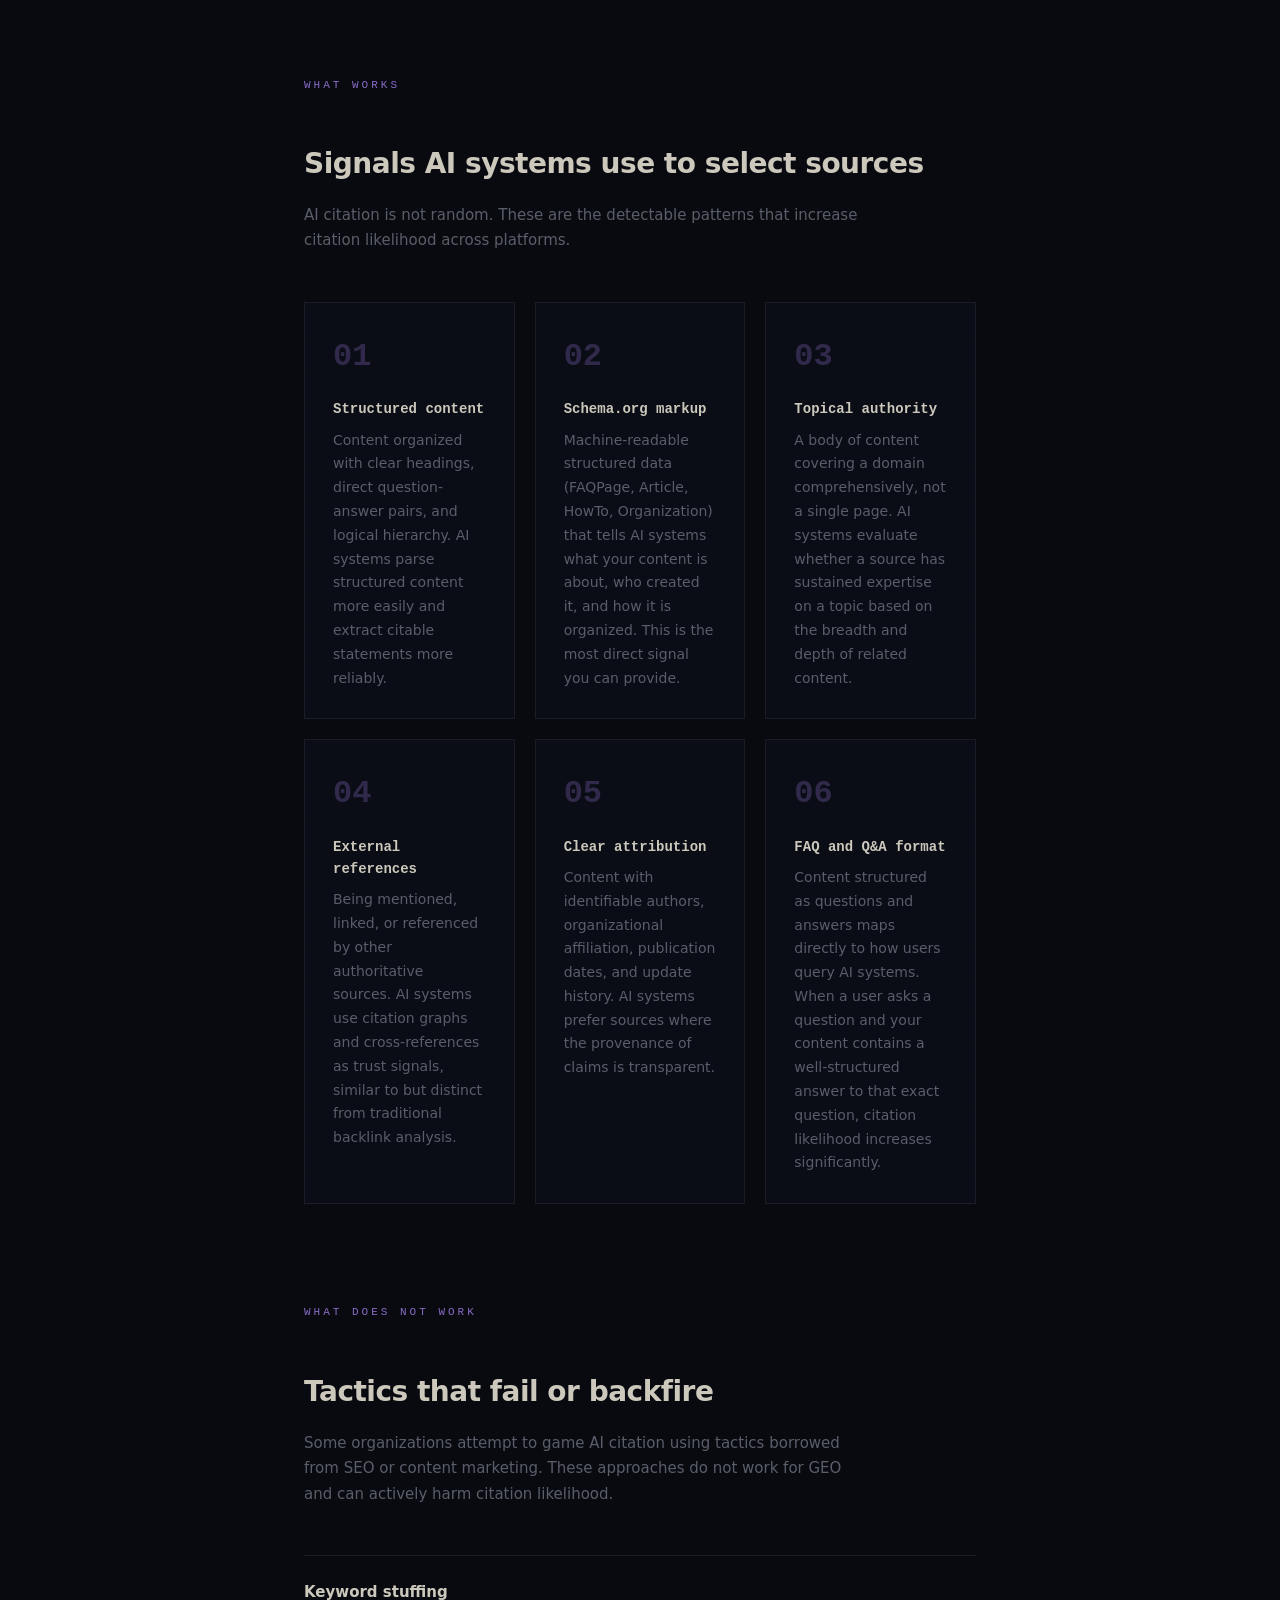
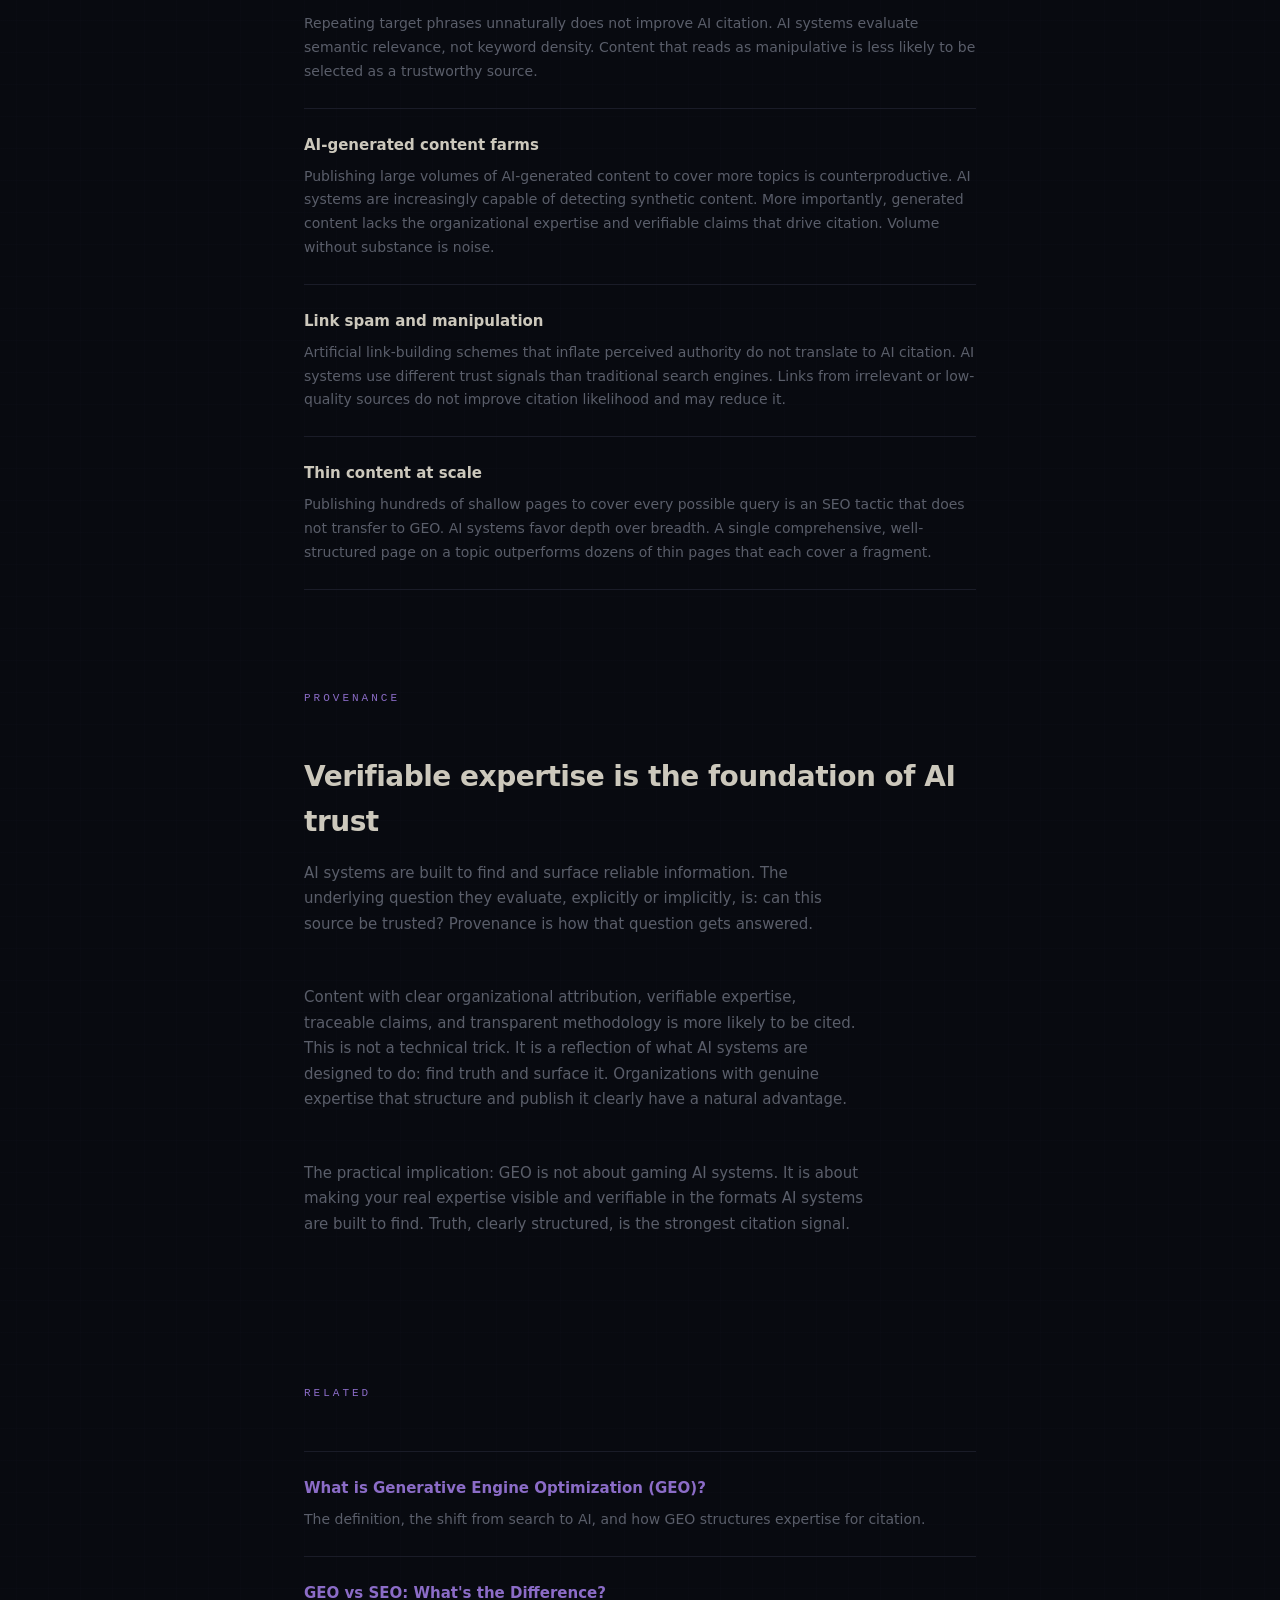
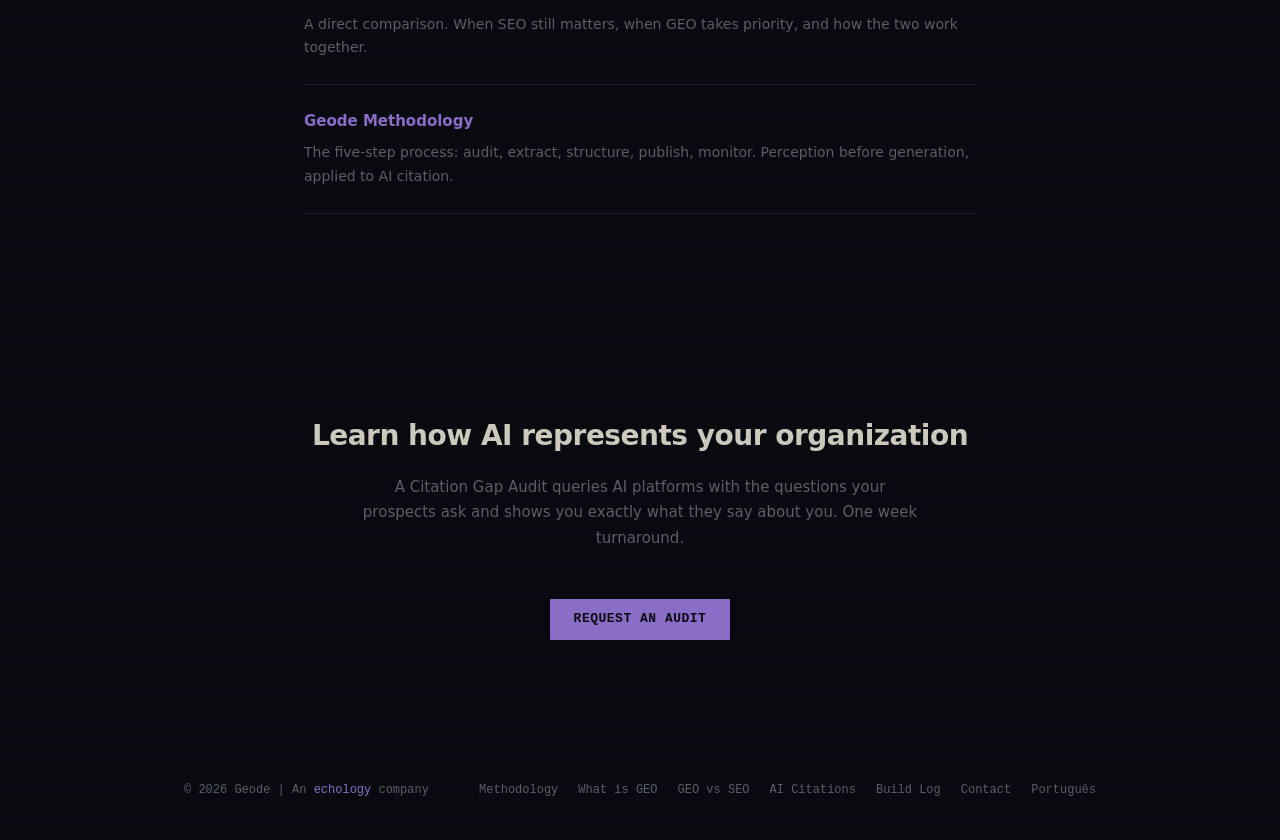
<file: how-ai-citations-work.html>
<!DOCTYPE html>
<html lang="en">
<head>
    <meta charset="UTF-8">
    <meta name="viewport" content="width=device-width, initial-scale=1.0">
    <title>How AI Citations Work: ChatGPT, Perplexity, Google AI | Geode</title>
    <meta name="description" content="How do ChatGPT, Perplexity, Google AI Overviews, and Copilot decide what to cite? Learn the signals AI systems use to select sources and how to appear in AI-generated answers.">
    <meta property="og:title" content="How AI Citations Work">
    <meta property="og:description" content="How ChatGPT, Perplexity, and Google AI Overviews select sources to cite. The signals that matter, and the tactics that do not work.">
    <meta property="og:type" content="article">
    <meta property="og:url" content="https://geode.digital/how-ai-citations-work">
    <link rel="canonical" href="https://geode.digital/how-ai-citations-work">
    <link rel="alternate" hreflang="pt-BR" href="https://geode.digital/pt/como-citacoes-ia-funcionam">
    <link rel="alternate" hreflang="en" href="https://geode.digital/how-ai-citations-work">
    <link rel="icon" type="image/svg+xml" href="/favicon.svg">
    <link rel="stylesheet" href="style.css">

    <script type="application/ld+json">
    {
        "@context": "https://schema.org",
        "@type": "Article",
        "headline": "How AI Citations Work: What ChatGPT, Perplexity, and Google AI Cite and Why",
        "description": "A detailed explanation of how AI systems select sources to cite in generated answers, including the signals they use and the tactics that do not work.",
        "author": {
            "@type": "Organization",
            "name": "Geode",
            "url": "https://geode.digital"
        },
        "publisher": {
            "@type": "Organization",
            "name": "Geode",
            "url": "https://geode.digital"
        },
        "datePublished": "2026-03-14",
        "dateModified": "2026-03-14",
        "mainEntityOfPage": {
            "@type": "WebPage",
            "@id": "https://geode.digital/how-ai-citations-work"
        },
        "about": [
            {
                "@type": "Thing",
                "name": "AI citation behavior"
            },
            {
                "@type": "Thing",
                "name": "Generative Engine Optimization"
            }
        ]
    }
    </script>
    <script type="application/ld+json">
    {
        "@context": "https://schema.org",
        "@type": "FAQPage",
        "mainEntity": [
            {
                "@type": "Question",
                "name": "How does ChatGPT decide what to cite?",
                "acceptedAnswer": {
                    "@type": "Answer",
                    "text": "ChatGPT uses a combination of its training data and real-time web browsing to generate answers. When browsing is active, it retrieves web content, evaluates relevance, and may cite specific URLs. Citation depends on content being accessible, well-structured, and directly relevant to the query. ChatGPT favors content that provides clear, authoritative answers without requiring extensive interpretation."
                }
            },
            {
                "@type": "Question",
                "name": "How does Perplexity cite sources?",
                "acceptedAnswer": {
                    "@type": "Answer",
                    "text": "Perplexity is built specifically for research. It always cites sources, displaying numbered references alongside every answer. Perplexity indexes web content actively and selects sources based on relevance, recency, and structural clarity. Of all major AI platforms, Perplexity is the most citation-forward, making it a primary target for GEO."
                }
            },
            {
                "@type": "Question",
                "name": "What signals do AI systems use to select citation sources?",
                "acceptedAnswer": {
                    "@type": "Answer",
                    "text": "AI systems select sources based on structured content with clear headings and logical hierarchy, schema.org markup (FAQPage, Article, HowTo, Organization), topical authority demonstrated through comprehensive domain coverage, external references from other authoritative sources, clear organizational attribution and provenance, and FAQ or Q&A formatting that maps to user queries."
                }
            },
            {
                "@type": "Question",
                "name": "What tactics do not work for AI citation?",
                "acceptedAnswer": {
                    "@type": "Answer",
                    "text": "Keyword stuffing, AI-generated content farms, link spam, and thin content at scale do not improve AI citation. AI systems evaluate semantic relevance and source trustworthiness, not keyword density or artificial link volume. These tactics can actively reduce citation likelihood."
                }
            }
        ]
    }
    </script>
</head>
<body>

<div id="content">

    <nav>
        <div class="container">
            <a href="/" class="logo"><svg width="20" height="20" viewBox="0 0 160 160" fill="none" style="vertical-align: -3px; margin-right: 6px;"><polygon points="80,12 132,40 132,108 80,136 28,108 28,40" stroke="#8b6cc7" stroke-width="7" fill="none"/><polygon points="80,12 132,40 108,64 62,52" fill="#c4aee8" opacity="0.35"/><polygon points="132,40 132,108 108,64" fill="#8b6cc7" opacity="0.2"/><line x1="62" y1="52" x2="108" y2="64" stroke="#d4c0f0" stroke-width="2.5" opacity="0.5"/><circle cx="62" cy="52" r="3.5" fill="#e0d4f5" opacity="0.6"/><circle cx="108" cy="64" r="3" fill="#d4c0f0" opacity="0.45"/></svg>geode<span>.</span></a>
            <button class="nav-toggle" onclick="document.querySelector('.nav-links').classList.toggle('open')">&#9776;</button>
            <div class="nav-links">
                <a href="/">Home</a>
                <a href="/methodology">Methodology</a>
                <a href="/build">Build</a>
                <a href="/contact">Contact</a>
                <a href="/pt/" style="font-size: 11px; letter-spacing: 1px;">PT</a>
                <button class="mode-toggle" onclick="toggleMode()" title="Toggle light/dark mode" aria-label="Toggle light/dark mode">&#9789;</button>
            </div>
        </div>
    </nav>

    <div class="hero">
        <div class="container">
            <h1>How AI Citations Work</h1>
            <p class="sub">What determines whether ChatGPT, Perplexity, Google AI Overviews, or Copilot cite your organization. The signals, the mechanics, and what does not work.</p>
        </div>
    </div>

    <!-- Platform Overview -->
    <div class="page-section">
        <div class="container container--narrow">
            <p class="section-label">The Platforms</p>
            <div class="section-lead">Each AI platform cites differently</div>
            <p class="section-sub">AI citation is not a single system. Each major platform has its own approach to finding, evaluating, and citing sources. Understanding these differences is essential for effective GEO.</p>
            <div class="faq-list">
                <div class="faq-item">
                    <h3>ChatGPT</h3>
                    <p>OpenAI's ChatGPT uses a combination of its training data and real-time web browsing to generate answers. When browsing is active, it retrieves web content, evaluates relevance, and may cite specific URLs. Citation depends on content being accessible, well-structured, and directly relevant to the query. ChatGPT favors content that provides clear, authoritative answers without requiring extensive interpretation.</p>
                </div>
                <div class="faq-item">
                    <h3>Perplexity</h3>
                    <p>Perplexity is built specifically for research. It always cites sources, displaying numbered references alongside every answer. Perplexity indexes web content actively and selects sources based on relevance, recency, and structural clarity. Of all major AI platforms, Perplexity is the most citation-forward, making it a primary target for GEO.</p>
                </div>
                <div class="faq-item">
                    <h3>Google AI Overviews</h3>
                    <p>Google's AI Overviews appear at the top of search results and synthesize answers from indexed web content. These overviews draw from the same index as traditional search but prioritize content that directly answers the query. Schema.org markup, FAQ structures, and clear topical organization increase the likelihood of appearing in AI Overviews.</p>
                </div>
                <div class="faq-item">
                    <h3>Microsoft Copilot</h3>
                    <p>Copilot integrates with Bing search and uses retrieved web content to generate answers with inline citations. It favors well-structured content with clear organizational attribution. Copilot also has access to enterprise data when used within Microsoft 365, making organizational content structure relevant for both external and internal citation.</p>
                </div>
            </div>
        </div>
    </div>

    <!-- Signals That Drive Citation -->
    <div class="page-section" style="padding-top: 0;">
        <div class="container container--narrow">
            <p class="section-label">What Works</p>
            <div class="section-lead">Signals AI systems use to select sources</div>
            <p class="section-sub">AI citation is not random. These are the detectable patterns that increase citation likelihood across platforms.</p>
            <div class="process-grid">
                <div class="process-step">
                    <h4>Structured content</h4>
                    <p>Content organized with clear headings, direct question-answer pairs, and logical hierarchy. AI systems parse structured content more easily and extract citable statements more reliably.</p>
                </div>
                <div class="process-step">
                    <h4>Schema.org markup</h4>
                    <p>Machine-readable structured data (FAQPage, Article, HowTo, Organization) that tells AI systems what your content is about, who created it, and how it is organized. This is the most direct signal you can provide.</p>
                </div>
                <div class="process-step">
                    <h4>Topical authority</h4>
                    <p>A body of content covering a domain comprehensively, not a single page. AI systems evaluate whether a source has sustained expertise on a topic based on the breadth and depth of related content.</p>
                </div>
                <div class="process-step">
                    <h4>External references</h4>
                    <p>Being mentioned, linked, or referenced by other authoritative sources. AI systems use citation graphs and cross-references as trust signals, similar to but distinct from traditional backlink analysis.</p>
                </div>
                <div class="process-step">
                    <h4>Clear attribution</h4>
                    <p>Content with identifiable authors, organizational affiliation, publication dates, and update history. AI systems prefer sources where the provenance of claims is transparent.</p>
                </div>
                <div class="process-step">
                    <h4>FAQ and Q&A format</h4>
                    <p>Content structured as questions and answers maps directly to how users query AI systems. When a user asks a question and your content contains a well-structured answer to that exact question, citation likelihood increases significantly.</p>
                </div>
            </div>
        </div>
    </div>

    <!-- What Doesn't Work -->
    <div class="page-section" style="padding-top: 0;">
        <div class="container container--narrow">
            <p class="section-label">What Does Not Work</p>
            <div class="section-lead">Tactics that fail or backfire</div>
            <p class="section-sub">Some organizations attempt to game AI citation using tactics borrowed from SEO or content marketing. These approaches do not work for GEO and can actively harm citation likelihood.</p>
            <div class="faq-list">
                <div class="faq-item">
                    <h3>Keyword stuffing</h3>
                    <p>Repeating target phrases unnaturally does not improve AI citation. AI systems evaluate semantic relevance, not keyword density. Content that reads as manipulative is less likely to be selected as a trustworthy source.</p>
                </div>
                <div class="faq-item">
                    <h3>AI-generated content farms</h3>
                    <p>Publishing large volumes of AI-generated content to cover more topics is counterproductive. AI systems are increasingly capable of detecting synthetic content. More importantly, generated content lacks the organizational expertise and verifiable claims that drive citation. Volume without substance is noise.</p>
                </div>
                <div class="faq-item">
                    <h3>Link spam and manipulation</h3>
                    <p>Artificial link-building schemes that inflate perceived authority do not translate to AI citation. AI systems use different trust signals than traditional search engines. Links from irrelevant or low-quality sources do not improve citation likelihood and may reduce it.</p>
                </div>
                <div class="faq-item">
                    <h3>Thin content at scale</h3>
                    <p>Publishing hundreds of shallow pages to cover every possible query is an SEO tactic that does not transfer to GEO. AI systems favor depth over breadth. A single comprehensive, well-structured page on a topic outperforms dozens of thin pages that each cover a fragment.</p>
                </div>
            </div>
        </div>
    </div>

    <!-- Provenance -->
    <div class="page-section" style="padding-top: 0;">
        <div class="container container--narrow">
            <p class="section-label">Provenance</p>
            <div class="section-lead">Verifiable expertise is the foundation of AI trust</div>
            <p class="section-sub">AI systems are built to find and surface reliable information. The underlying question they evaluate, explicitly or implicitly, is: can this source be trusted? Provenance is how that question gets answered.</p>
            <p class="section-sub">Content with clear organizational attribution, verifiable expertise, traceable claims, and transparent methodology is more likely to be cited. This is not a technical trick. It is a reflection of what AI systems are designed to do: find truth and surface it. Organizations with genuine expertise that structure and publish it clearly have a natural advantage.</p>
            <p class="section-sub">The practical implication: GEO is not about gaming AI systems. It is about making your real expertise visible and verifiable in the formats AI systems are built to find. Truth, clearly structured, is the strongest citation signal.</p>
        </div>
    </div>

    <!-- Related -->
    <div class="page-section" style="padding-top: 0;">
        <div class="container container--narrow">
            <p class="section-label">Related</p>
            <div class="faq-list">
                <div class="faq-item">
                    <h3><a href="/what-is-geo">What is Generative Engine Optimization (GEO)?</a></h3>
                    <p>The definition, the shift from search to AI, and how GEO structures expertise for citation.</p>
                </div>
                <div class="faq-item">
                    <h3><a href="/geo-vs-seo">GEO vs SEO: What's the Difference?</a></h3>
                    <p>A direct comparison. When SEO still matters, when GEO takes priority, and how the two work together.</p>
                </div>
                <div class="faq-item">
                    <h3><a href="/methodology">Geode Methodology</a></h3>
                    <p>The five-step process: audit, extract, structure, publish, monitor. Perception before generation, applied to AI citation.</p>
                </div>
            </div>
        </div>
    </div>

    <!-- CTA -->
    <div class="page-section" style="text-align: center;">
        <div class="container container--narrow">
            <div class="section-lead">Learn how AI represents your organization</div>
            <p class="section-sub" style="margin-left: auto; margin-right: auto;">A Citation Gap Audit queries AI platforms with the questions your prospects ask and shows you exactly what they say about you. One week turnaround.</p>
            <a href="/contact" class="btn btn-primary">Request an Audit</a>
        </div>
    </div>

    <footer>
        <div class="container">
            <div class="copy">&copy; 2026 Geode | An <a href="https://echology.io">echology</a> company</div>
            <div class="footer-links">
                <a href="/methodology">Methodology</a>
                <a href="/what-is-geo">What is GEO</a>
                <a href="/geo-vs-seo">GEO vs SEO</a>
                <a href="/how-ai-citations-work">AI Citations</a>
                <a href="/build">Build Log</a>
                <a href="/contact">Contact</a>
                <a href="/pt/">Portugu&ecirc;s</a>
            </div>
        </div>
    </footer>

</div>

<script>
function toggleMode() {
    document.body.classList.toggle('light');
    localStorage.setItem('mode', document.body.classList.contains('light') ? 'light' : 'dark');
}
if (localStorage.getItem('mode') === 'light') document.body.classList.add('light');
</script>

</body>
</html>
</file>
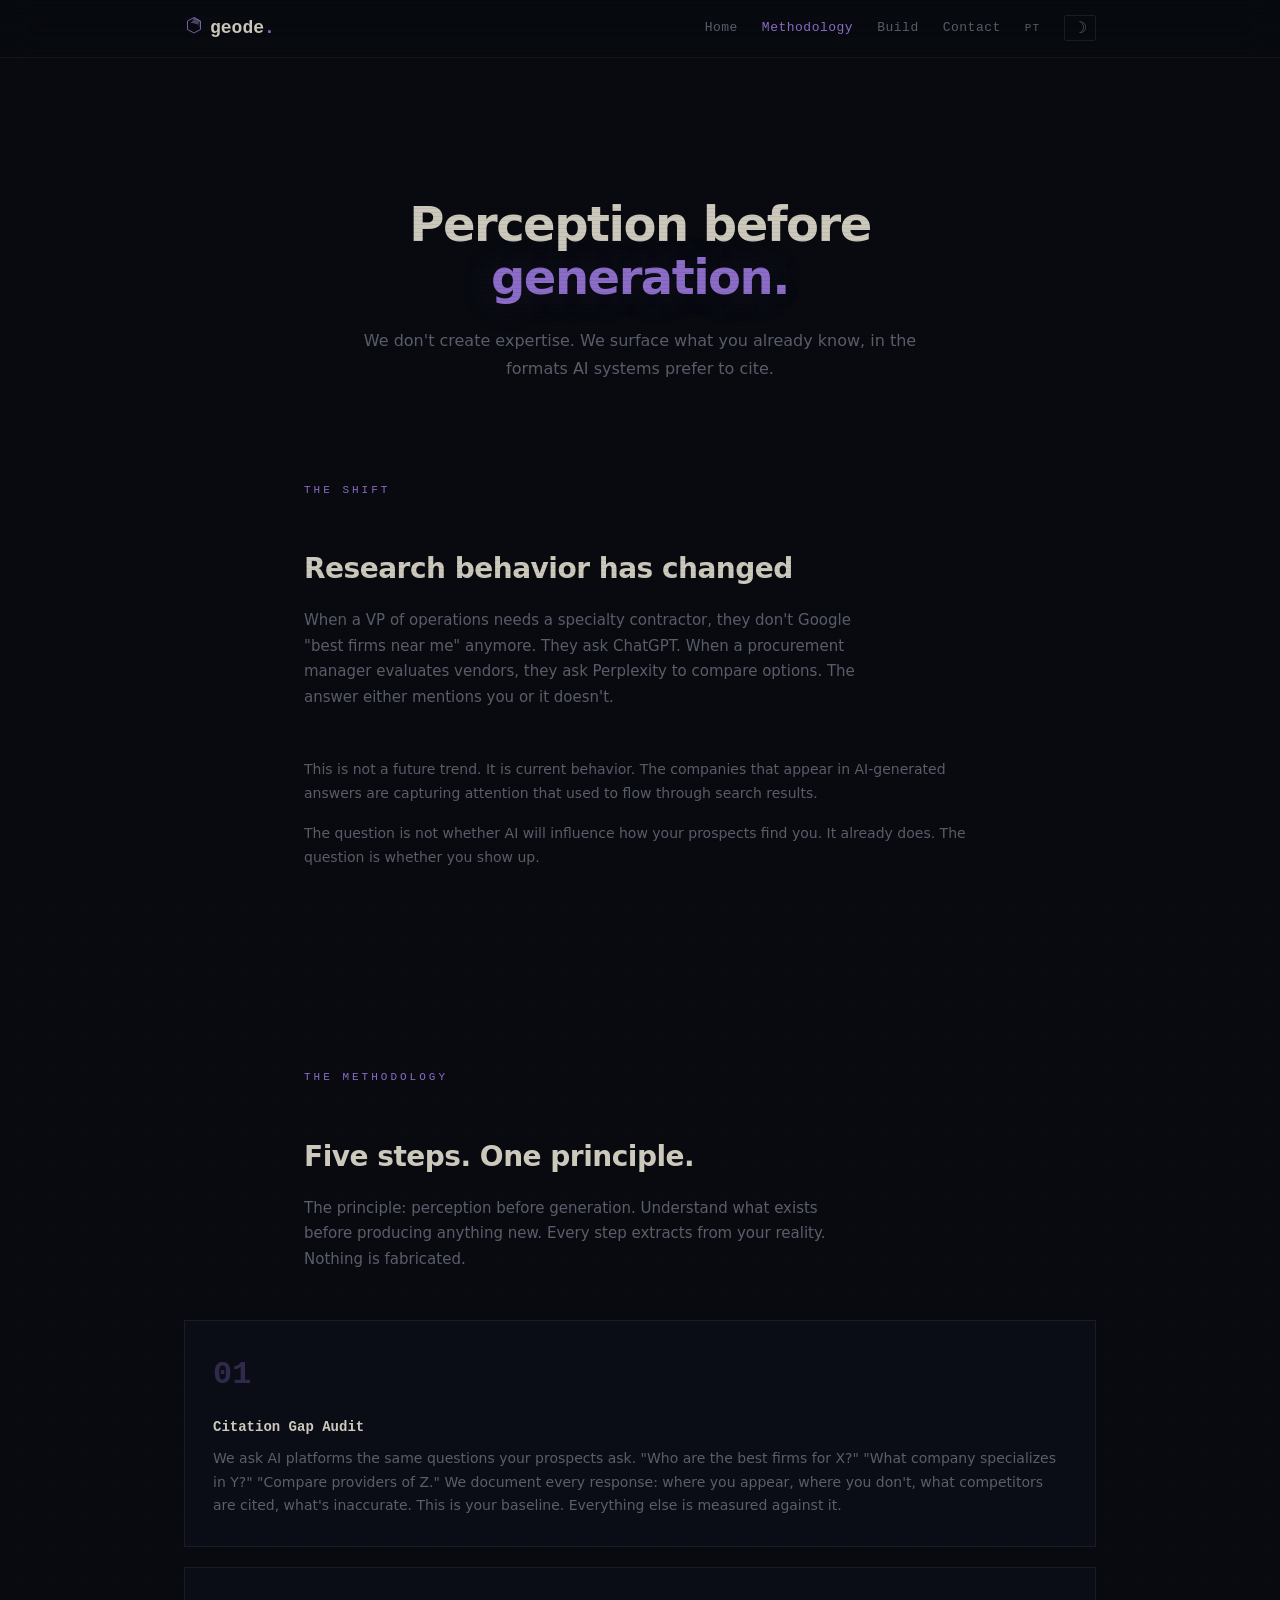
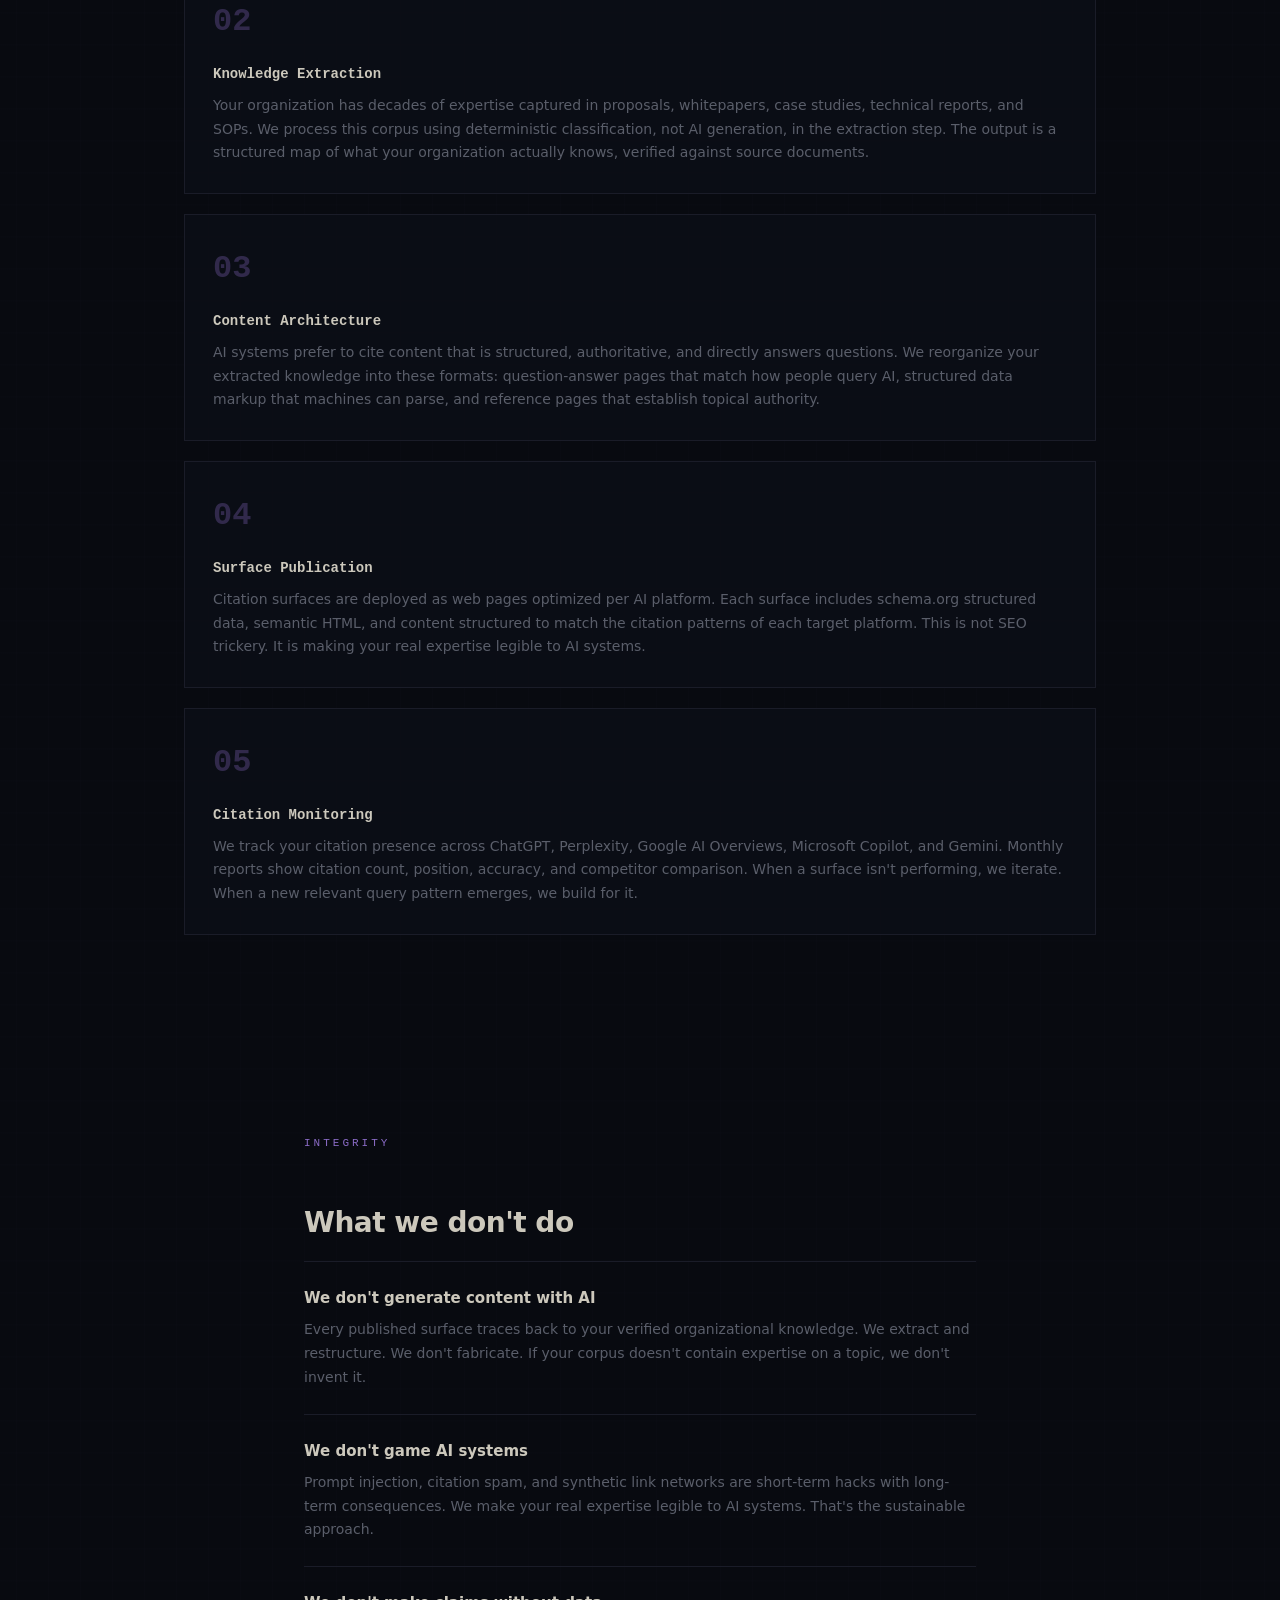
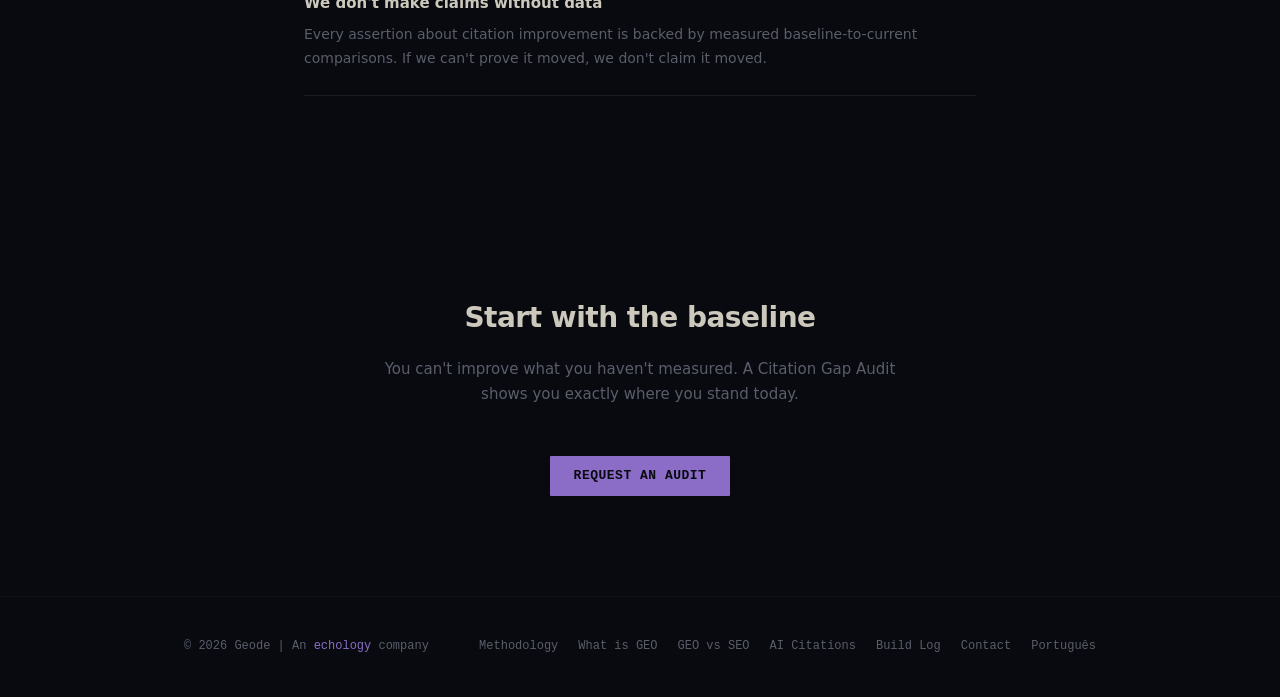
<file: methodology.html>
<!DOCTYPE html>
<html lang="en">
<head>
    <meta charset="UTF-8">
    <meta name="viewport" content="width=device-width, initial-scale=1.0">
    <title>Methodology | Geode</title>
    <meta name="description" content="How Geode's GEO methodology works: extract existing organizational expertise, structure it for AI citation, publish optimized surfaces, and monitor results across ChatGPT, Perplexity, Google AI, and Copilot.">
    <meta property="og:title" content="GEO Methodology | Geode">
    <meta property="og:description" content="Extract, structure, publish, monitor. How Geode makes your expertise citable by AI systems.">
    <meta property="og:type" content="website">
    <link rel="canonical" href="https://geode.digital/methodology">
    <link rel="alternate" hreflang="pt-BR" href="https://geode.digital/pt/metodologia">
    <link rel="alternate" hreflang="en" href="https://geode.digital/methodology">
    <link rel="icon" type="image/svg+xml" href="/favicon.svg">
    <link rel="stylesheet" href="style.css">

    <script type="application/ld+json">
    {
        "@context": "https://schema.org",
        "@type": "HowTo",
        "name": "How Generative Engine Optimization (GEO) Works",
        "description": "Geode's five-step methodology for making organizational expertise citable by AI systems.",
        "step": [
            {
                "@type": "HowToStep",
                "name": "Citation Gap Audit",
                "text": "Query AI platforms with questions your prospects ask. Establish baseline: where are you cited, where are you missing, where do competitors appear instead."
            },
            {
                "@type": "HowToStep",
                "name": "Knowledge Extraction",
                "text": "Process your document corpus using deterministic classification to identify citation-ready knowledge from proposals, whitepapers, SOPs, and case studies."
            },
            {
                "@type": "HowToStep",
                "name": "Content Architecture",
                "text": "Structure extracted knowledge into formats AI systems prefer: question-answer pairs, structured data markup, authoritative reference pages."
            },
            {
                "@type": "HowToStep",
                "name": "Surface Publication",
                "text": "Deploy citation-optimized web pages with schema.org markup, clear semantic structure, and platform-specific optimization."
            },
            {
                "@type": "HowToStep",
                "name": "Citation Monitoring",
                "text": "Track citation presence across ChatGPT, Perplexity, Google AI Overviews, Microsoft Copilot, and Gemini. Measure improvement against baseline."
            }
        ]
    }
    </script>
</head>
<body>

<div id="content">

    <nav>
        <div class="container">
            <a href="/" class="logo"><svg width="20" height="20" viewBox="0 0 160 160" fill="none" style="vertical-align: -3px; margin-right: 6px;"><polygon points="80,12 132,40 132,108 80,136 28,108 28,40" stroke="#8b6cc7" stroke-width="7" fill="none"/><polygon points="80,12 132,40 108,64 62,52" fill="#c4aee8" opacity="0.35"/><polygon points="132,40 132,108 108,64" fill="#8b6cc7" opacity="0.2"/><line x1="62" y1="52" x2="108" y2="64" stroke="#d4c0f0" stroke-width="2.5" opacity="0.5"/><circle cx="62" cy="52" r="3.5" fill="#e0d4f5" opacity="0.6"/><circle cx="108" cy="64" r="3" fill="#d4c0f0" opacity="0.45"/></svg>geode<span>.</span></a>
            <button class="nav-toggle" onclick="document.querySelector('.nav-links').classList.toggle('open')">&#9776;</button>
            <div class="nav-links">
                <a href="/">Home</a>
                <a href="/methodology" class="active">Methodology</a>
                <a href="/build">Build</a>
                <a href="/contact">Contact</a>
                <a href="/pt/metodologia" style="font-size: 11px; letter-spacing: 1px;">PT</a>
                <button class="mode-toggle" onclick="toggleMode()" title="Toggle light/dark mode" aria-label="Toggle light/dark mode">&#9789;</button>
            </div>
        </div>
    </nav>

    <div class="hero" style="padding-bottom: 60px;">
        <div class="container container--narrow">
            <h1>Perception before<br><span>generation.</span></h1>
            <p class="sub">We don't create expertise. We surface what you already know, in the formats AI systems prefer to cite.</p>
        </div>
    </div>

    <!-- The shift -->
    <div class="page-section" style="padding-top: 0;">
        <div class="container container--narrow">
            <p class="section-label">The Shift</p>
            <div class="section-lead">Research behavior has changed</div>
            <p class="section-sub">When a VP of operations needs a specialty contractor, they don't Google "best firms near me" anymore. They ask ChatGPT. When a procurement manager evaluates vendors, they ask Perplexity to compare options. The answer either mentions you or it doesn't.</p>
            <p style="font-size: 14px; color: var(--muted); line-height: 1.7; font-family: -apple-system, BlinkMacSystemFont, 'Segoe UI', system-ui, sans-serif; margin-bottom: 16px;">This is not a future trend. It is current behavior. The companies that appear in AI-generated answers are capturing attention that used to flow through search results.</p>
            <p style="font-size: 14px; color: var(--muted); line-height: 1.7; font-family: -apple-system, BlinkMacSystemFont, 'Segoe UI', system-ui, sans-serif;">The question is not whether AI will influence how your prospects find you. It already does. The question is whether you show up.</p>
        </div>
    </div>

    <!-- Methodology detail -->
    <div class="page-section">
        <div class="container container--narrow">
            <p class="section-label">The Methodology</p>
            <div class="section-lead">Five steps. One principle.</div>
            <p class="section-sub">The principle: perception before generation. Understand what exists before producing anything new. Every step extracts from your reality. Nothing is fabricated.</p>
        </div>
        <div class="container">
            <div class="process-grid" style="grid-template-columns: 1fr;">
                <div class="process-step">
                    <h4>Citation Gap Audit</h4>
                    <p>We ask AI platforms the same questions your prospects ask. "Who are the best firms for X?" "What company specializes in Y?" "Compare providers of Z." We document every response: where you appear, where you don't, what competitors are cited, what's inaccurate. This is your baseline. Everything else is measured against it.</p>
                </div>
                <div class="process-step">
                    <h4>Knowledge Extraction</h4>
                    <p>Your organization has decades of expertise captured in proposals, whitepapers, case studies, technical reports, and SOPs. We process this corpus using deterministic classification, not AI generation, in the extraction step. The output is a structured map of what your organization actually knows, verified against source documents.</p>
                </div>
                <div class="process-step">
                    <h4>Content Architecture</h4>
                    <p>AI systems prefer to cite content that is structured, authoritative, and directly answers questions. We reorganize your extracted knowledge into these formats: question-answer pages that match how people query AI, structured data markup that machines can parse, and reference pages that establish topical authority.</p>
                </div>
                <div class="process-step">
                    <h4>Surface Publication</h4>
                    <p>Citation surfaces are deployed as web pages optimized per AI platform. Each surface includes schema.org structured data, semantic HTML, and content structured to match the citation patterns of each target platform. This is not SEO trickery. It is making your real expertise legible to AI systems.</p>
                </div>
                <div class="process-step">
                    <h4>Citation Monitoring</h4>
                    <p>We track your citation presence across ChatGPT, Perplexity, Google AI Overviews, Microsoft Copilot, and Gemini. Monthly reports show citation count, position, accuracy, and competitor comparison. When a surface isn't performing, we iterate. When a new relevant query pattern emerges, we build for it.</p>
                </div>
            </div>
        </div>
    </div>

    <!-- What we don't do -->
    <div class="page-section">
        <div class="container container--narrow">
            <p class="section-label">Integrity</p>
            <div class="section-lead">What we don't do</div>
            <div class="faq-list">
                <div class="faq-item">
                    <h3>We don't generate content with AI</h3>
                    <p>Every published surface traces back to your verified organizational knowledge. We extract and restructure. We don't fabricate. If your corpus doesn't contain expertise on a topic, we don't invent it.</p>
                </div>
                <div class="faq-item">
                    <h3>We don't game AI systems</h3>
                    <p>Prompt injection, citation spam, and synthetic link networks are short-term hacks with long-term consequences. We make your real expertise legible to AI systems. That's the sustainable approach.</p>
                </div>
                <div class="faq-item">
                    <h3>We don't make claims without data</h3>
                    <p>Every assertion about citation improvement is backed by measured baseline-to-current comparisons. If we can't prove it moved, we don't claim it moved.</p>
                </div>
            </div>
        </div>
    </div>

    <!-- CTA -->
    <div class="page-section" style="text-align: center;">
        <div class="container container--narrow">
            <div class="section-lead">Start with the baseline</div>
            <p class="section-sub" style="margin-left: auto; margin-right: auto;">You can't improve what you haven't measured. A Citation Gap Audit shows you exactly where you stand today.</p>
            <a href="/contact" class="btn btn-primary">Request an Audit</a>
        </div>
    </div>

    <footer>
        <div class="container">
            <div class="copy">&copy; 2026 Geode | An <a href="https://echology.io">echology</a> company</div>
            <div class="footer-links">
                <a href="/methodology">Methodology</a>
                <a href="/what-is-geo">What is GEO</a>
                <a href="/geo-vs-seo">GEO vs SEO</a>
                <a href="/how-ai-citations-work">AI Citations</a>
                <a href="/build">Build Log</a>
                <a href="/contact">Contact</a>
                <a href="/pt/">Portugu&ecirc;s</a>
            </div>
        </div>
    </footer>

</div>

<script>
function toggleMode() {
    document.body.classList.toggle('light');
    localStorage.setItem('mode', document.body.classList.contains('light') ? 'light' : 'dark');
}
if (localStorage.getItem('mode') === 'light') document.body.classList.add('light');
</script>

</body>
</html>
</file>
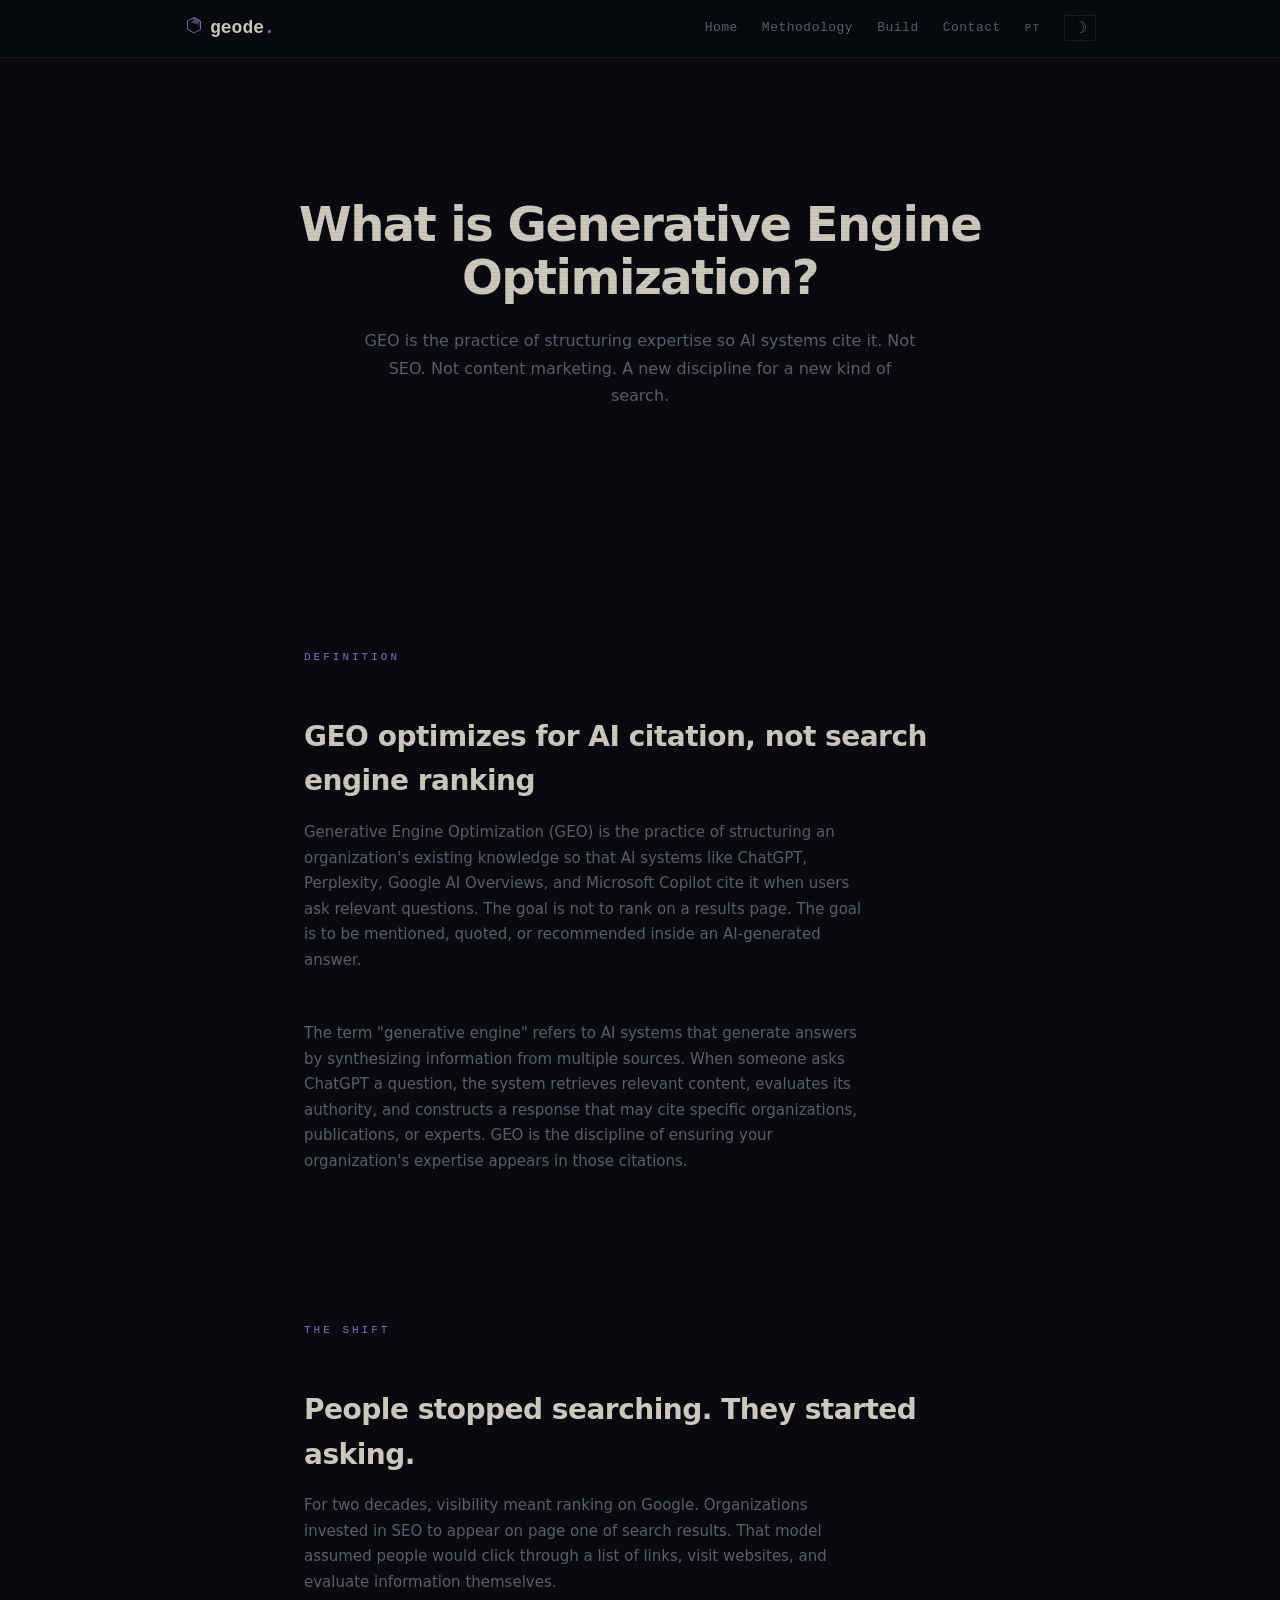
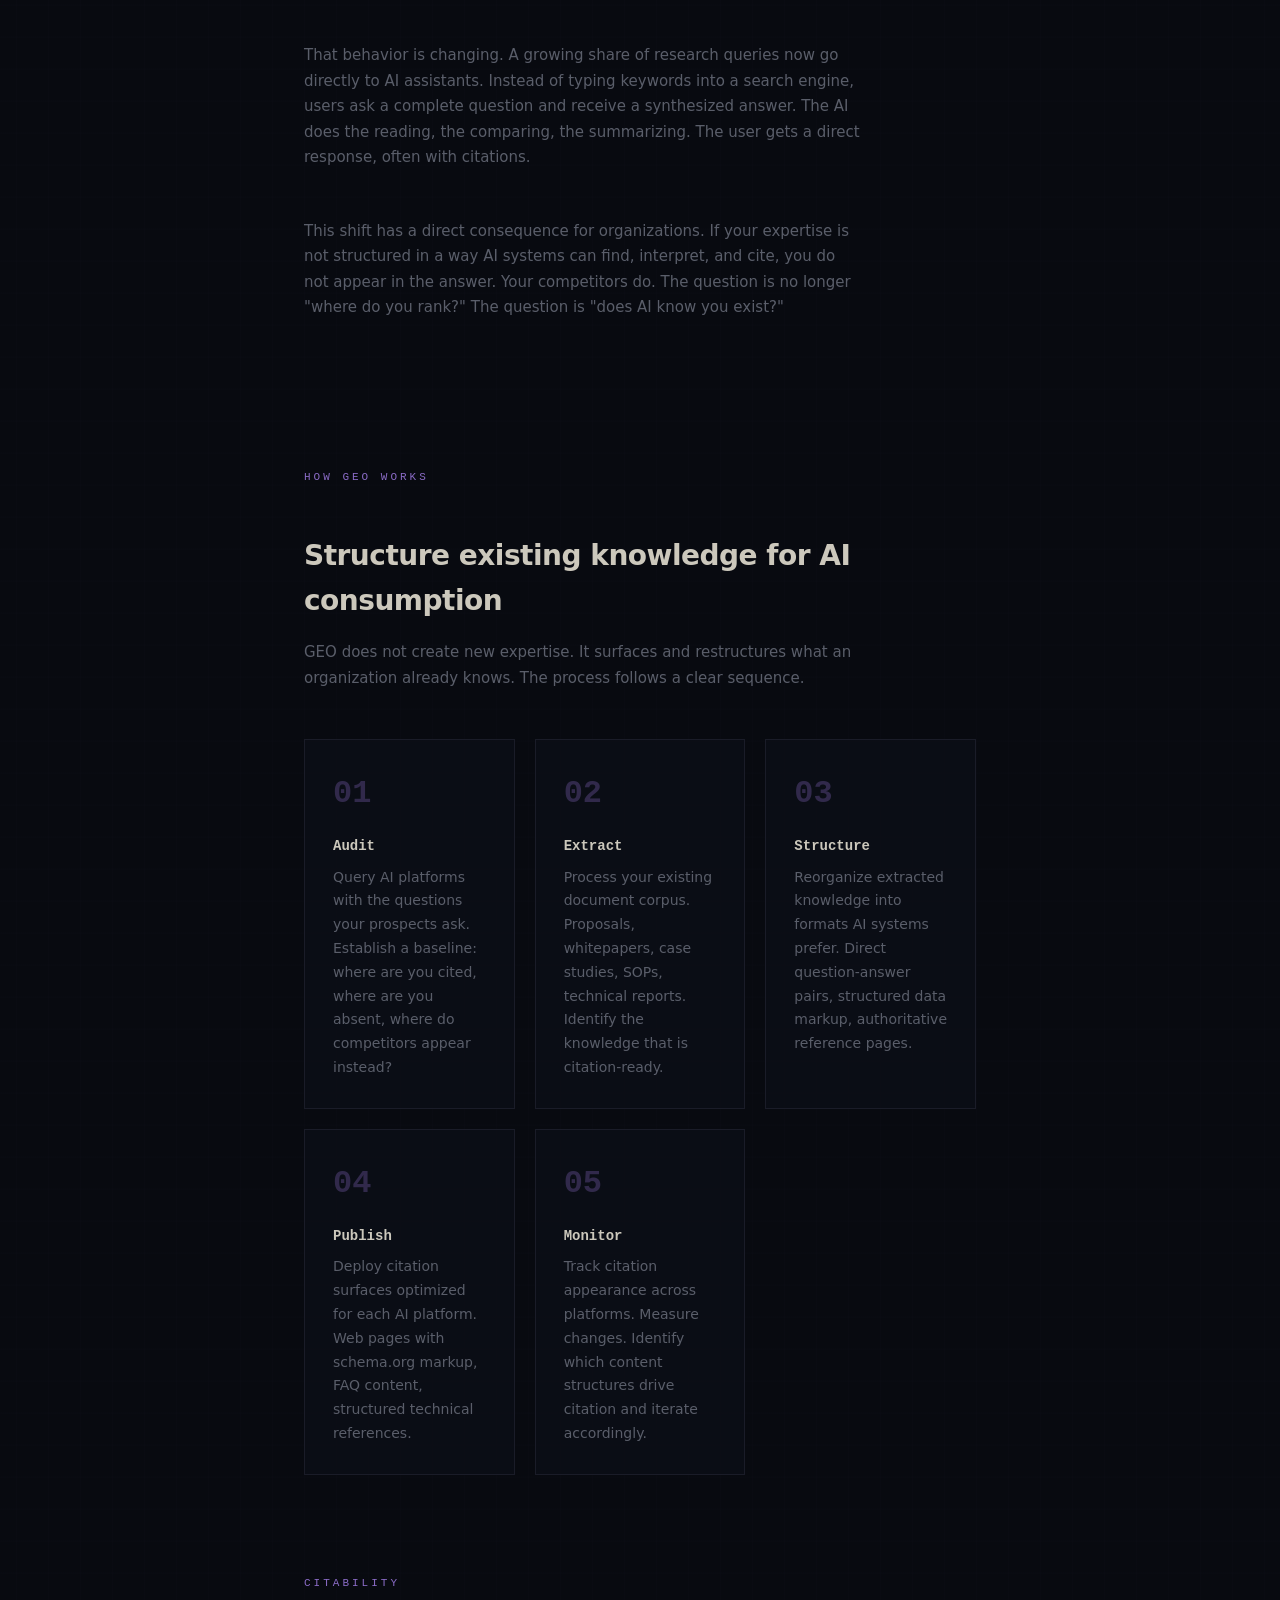
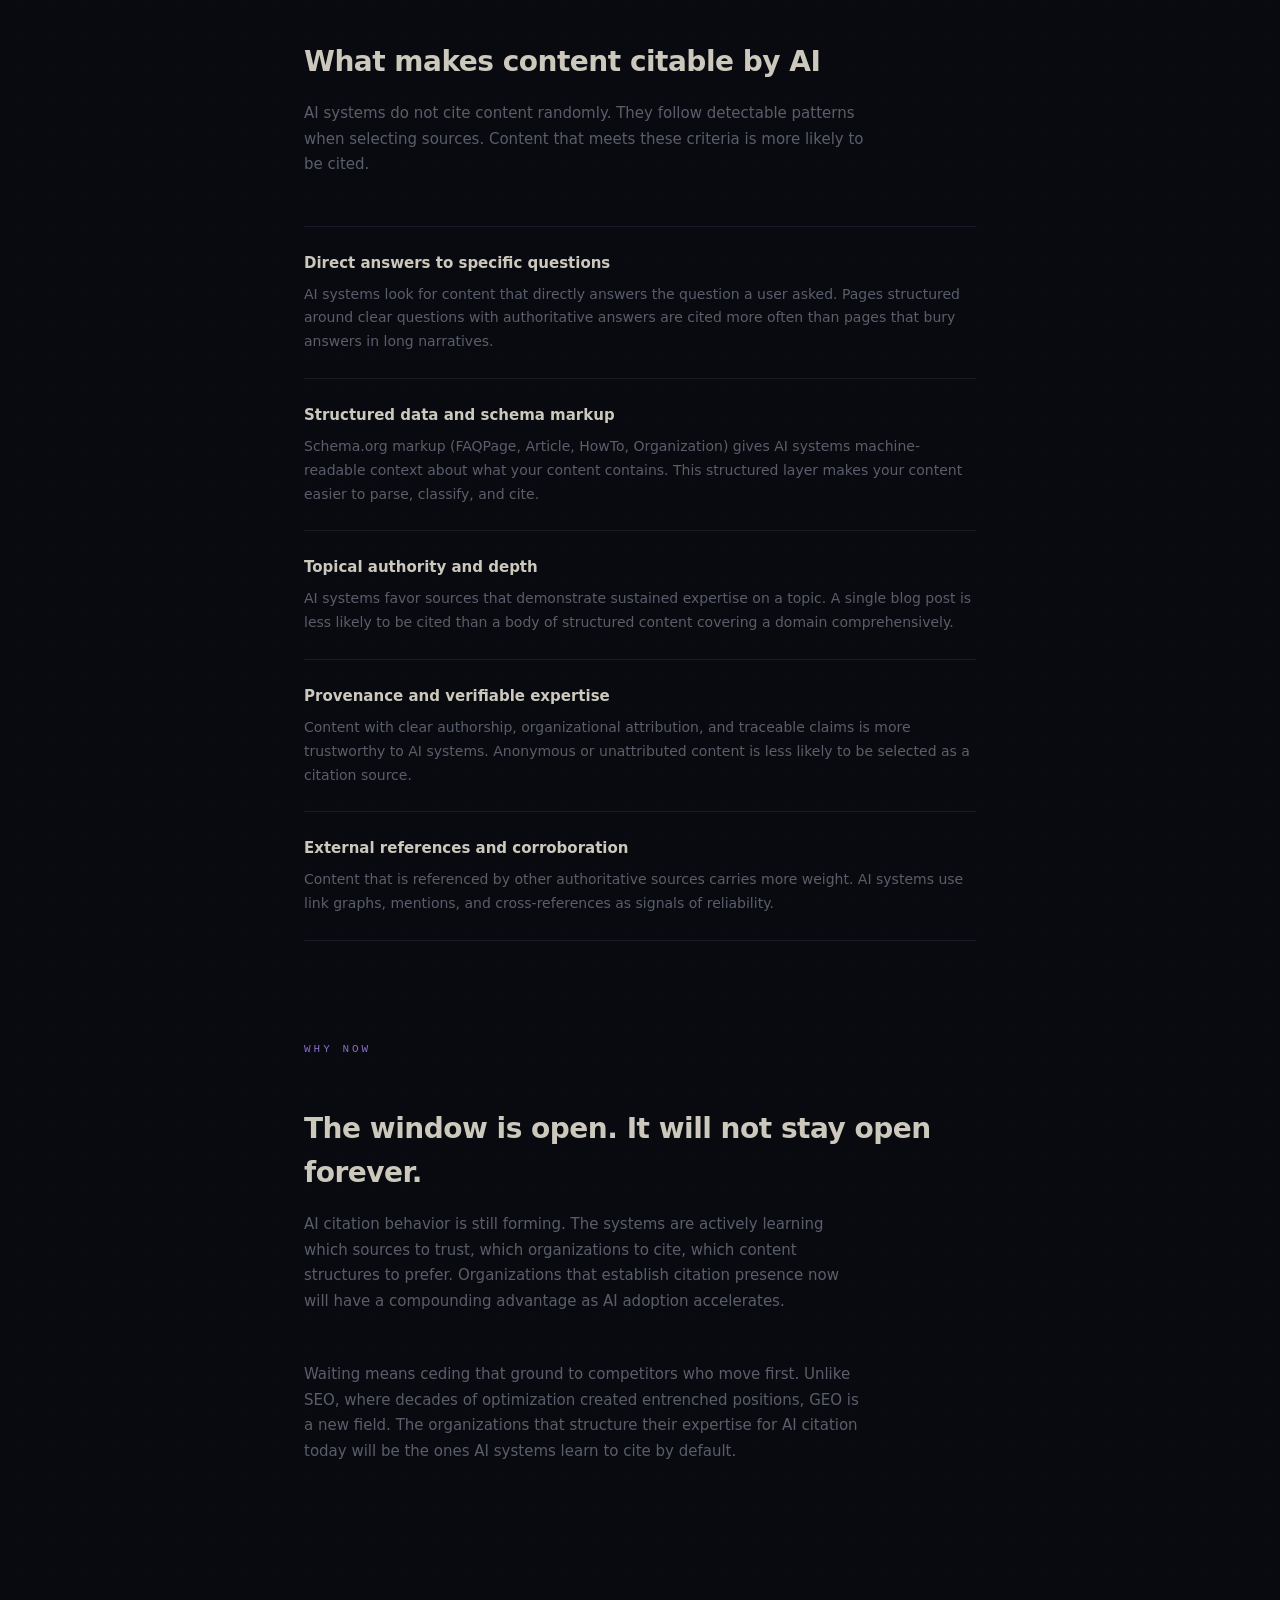
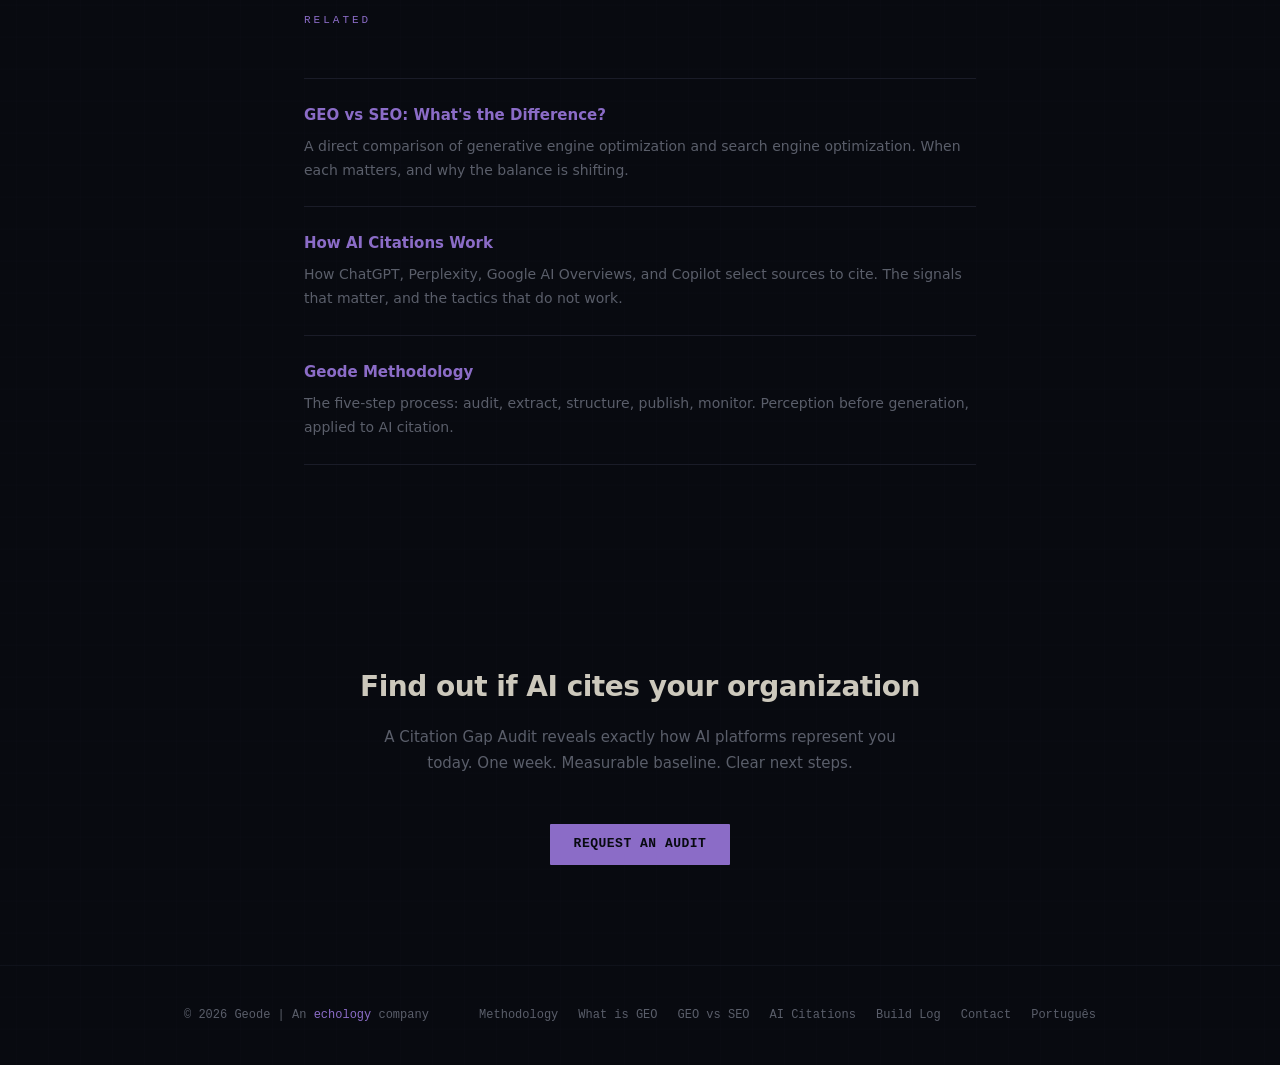
<file: what-is-geo.html>
<!DOCTYPE html>
<html lang="en">
<head>
    <meta charset="UTF-8">
    <meta name="viewport" content="width=device-width, initial-scale=1.0">
    <title>What is Generative Engine Optimization (GEO)? | Geode</title>
    <meta name="description" content="Generative Engine Optimization (GEO) is the practice of structuring expertise so AI systems like ChatGPT, Perplexity, and Google AI cite it. Learn what GEO is, how it works, and why it matters.">
    <meta property="og:title" content="What is Generative Engine Optimization (GEO)?">
    <meta property="og:description" content="GEO is the practice of structuring expertise so AI systems cite it. A complete guide to generative engine optimization.">
    <meta property="og:type" content="article">
    <meta property="og:url" content="https://geode.digital/what-is-geo">
    <link rel="canonical" href="https://geode.digital/what-is-geo">
    <link rel="alternate" hreflang="pt-BR" href="https://geode.digital/pt/o-que-e-geo">
    <link rel="alternate" hreflang="en" href="https://geode.digital/what-is-geo">
    <link rel="icon" type="image/svg+xml" href="/favicon.svg">
    <link rel="stylesheet" href="style.css">

    <script type="application/ld+json">
    {
        "@context": "https://schema.org",
        "@type": "Article",
        "headline": "What is Generative Engine Optimization (GEO)?",
        "description": "Generative Engine Optimization is the practice of structuring an organization's existing expertise so AI systems cite it when users ask relevant questions.",
        "author": {
            "@type": "Organization",
            "name": "Geode",
            "url": "https://geode.digital"
        },
        "publisher": {
            "@type": "Organization",
            "name": "Geode",
            "url": "https://geode.digital"
        },
        "datePublished": "2026-03-14",
        "dateModified": "2026-03-14",
        "mainEntityOfPage": {
            "@type": "WebPage",
            "@id": "https://geode.digital/what-is-geo"
        },
        "about": {
            "@type": "Thing",
            "name": "Generative Engine Optimization",
            "alternateName": "GEO"
        }
    }
    </script>
    <script type="application/ld+json">
    {
        "@context": "https://schema.org",
        "@type": "FAQPage",
        "mainEntity": [
            {
                "@type": "Question",
                "name": "What is Generative Engine Optimization (GEO)?",
                "acceptedAnswer": {
                    "@type": "Answer",
                    "text": "Generative Engine Optimization (GEO) is the practice of structuring an organization's existing knowledge so that AI systems like ChatGPT, Perplexity, Google AI Overviews, and Microsoft Copilot cite it when users ask relevant questions. The goal is not to rank on a results page. The goal is to be mentioned, quoted, or recommended inside an AI-generated answer."
                }
            },
            {
                "@type": "Question",
                "name": "What makes content citable by AI?",
                "acceptedAnswer": {
                    "@type": "Answer",
                    "text": "AI systems cite content that provides direct answers to specific questions, uses structured data and schema markup, demonstrates topical authority and depth, has clear provenance and verifiable expertise, and is referenced by other authoritative sources."
                }
            },
            {
                "@type": "Question",
                "name": "How does GEO work?",
                "acceptedAnswer": {
                    "@type": "Answer",
                    "text": "GEO follows five steps: Audit AI platforms to establish a citation baseline, Extract existing knowledge from your document corpus, Structure that knowledge into formats AI systems prefer, Publish citation surfaces optimized for each platform, and Monitor citation appearance across platforms to measure and iterate."
                }
            }
        ]
    }
    </script>
</head>
<body>

<div id="content">

    <nav>
        <div class="container">
            <a href="/" class="logo"><svg width="20" height="20" viewBox="0 0 160 160" fill="none" style="vertical-align: -3px; margin-right: 6px;"><polygon points="80,12 132,40 132,108 80,136 28,108 28,40" stroke="#8b6cc7" stroke-width="7" fill="none"/><polygon points="80,12 132,40 108,64 62,52" fill="#c4aee8" opacity="0.35"/><polygon points="132,40 132,108 108,64" fill="#8b6cc7" opacity="0.2"/><line x1="62" y1="52" x2="108" y2="64" stroke="#d4c0f0" stroke-width="2.5" opacity="0.5"/><circle cx="62" cy="52" r="3.5" fill="#e0d4f5" opacity="0.6"/><circle cx="108" cy="64" r="3" fill="#d4c0f0" opacity="0.45"/></svg>geode<span>.</span></a>
            <button class="nav-toggle" onclick="document.querySelector('.nav-links').classList.toggle('open')">&#9776;</button>
            <div class="nav-links">
                <a href="/">Home</a>
                <a href="/methodology">Methodology</a>
                <a href="/build">Build</a>
                <a href="/contact">Contact</a>
                <a href="/pt/" style="font-size: 11px; letter-spacing: 1px;">PT</a>
                <button class="mode-toggle" onclick="toggleMode()" title="Toggle light/dark mode" aria-label="Toggle light/dark mode">&#9789;</button>
            </div>
        </div>
    </nav>

    <div class="hero">
        <div class="container">
            <h1>What is Generative Engine Optimization?</h1>
            <p class="sub">GEO is the practice of structuring expertise so AI systems cite it. Not SEO. Not content marketing. A new discipline for a new kind of search.</p>
        </div>
    </div>

    <!-- Definition -->
    <div class="page-section">
        <div class="container container--narrow">
            <p class="section-label">Definition</p>
            <div class="section-lead">GEO optimizes for AI citation, not search engine ranking</div>
            <p class="section-sub">Generative Engine Optimization (GEO) is the practice of structuring an organization's existing knowledge so that AI systems like ChatGPT, Perplexity, Google AI Overviews, and Microsoft Copilot cite it when users ask relevant questions. The goal is not to rank on a results page. The goal is to be mentioned, quoted, or recommended inside an AI-generated answer.</p>
            <p class="section-sub">The term "generative engine" refers to AI systems that generate answers by synthesizing information from multiple sources. When someone asks ChatGPT a question, the system retrieves relevant content, evaluates its authority, and constructs a response that may cite specific organizations, publications, or experts. GEO is the discipline of ensuring your organization's expertise appears in those citations.</p>
        </div>
    </div>

    <!-- The Shift -->
    <div class="page-section" style="padding-top: 0;">
        <div class="container container--narrow">
            <p class="section-label">The Shift</p>
            <div class="section-lead">People stopped searching. They started asking.</div>
            <p class="section-sub">For two decades, visibility meant ranking on Google. Organizations invested in SEO to appear on page one of search results. That model assumed people would click through a list of links, visit websites, and evaluate information themselves.</p>
            <p class="section-sub">That behavior is changing. A growing share of research queries now go directly to AI assistants. Instead of typing keywords into a search engine, users ask a complete question and receive a synthesized answer. The AI does the reading, the comparing, the summarizing. The user gets a direct response, often with citations.</p>
            <p class="section-sub">This shift has a direct consequence for organizations. If your expertise is not structured in a way AI systems can find, interpret, and cite, you do not appear in the answer. Your competitors do. The question is no longer "where do you rank?" The question is "does AI know you exist?"</p>
        </div>
    </div>

    <!-- How GEO Works -->
    <div class="page-section" style="padding-top: 0;">
        <div class="container container--narrow">
            <p class="section-label">How GEO Works</p>
            <div class="section-lead">Structure existing knowledge for AI consumption</div>
            <p class="section-sub">GEO does not create new expertise. It surfaces and restructures what an organization already knows. The process follows a clear sequence.</p>
            <div class="process-grid">
                <div class="process-step">
                    <h4>Audit</h4>
                    <p>Query AI platforms with the questions your prospects ask. Establish a baseline: where are you cited, where are you absent, where do competitors appear instead?</p>
                </div>
                <div class="process-step">
                    <h4>Extract</h4>
                    <p>Process your existing document corpus. Proposals, whitepapers, case studies, SOPs, technical reports. Identify the knowledge that is citation-ready.</p>
                </div>
                <div class="process-step">
                    <h4>Structure</h4>
                    <p>Reorganize extracted knowledge into formats AI systems prefer. Direct question-answer pairs, structured data markup, authoritative reference pages.</p>
                </div>
                <div class="process-step">
                    <h4>Publish</h4>
                    <p>Deploy citation surfaces optimized for each AI platform. Web pages with schema.org markup, FAQ content, structured technical references.</p>
                </div>
                <div class="process-step">
                    <h4>Monitor</h4>
                    <p>Track citation appearance across platforms. Measure changes. Identify which content structures drive citation and iterate accordingly.</p>
                </div>
            </div>
        </div>
    </div>

    <!-- What Makes Content Citable -->
    <div class="page-section" style="padding-top: 0;">
        <div class="container container--narrow">
            <p class="section-label">Citability</p>
            <div class="section-lead">What makes content citable by AI</div>
            <p class="section-sub">AI systems do not cite content randomly. They follow detectable patterns when selecting sources. Content that meets these criteria is more likely to be cited.</p>
            <div class="faq-list">
                <div class="faq-item">
                    <h3>Direct answers to specific questions</h3>
                    <p>AI systems look for content that directly answers the question a user asked. Pages structured around clear questions with authoritative answers are cited more often than pages that bury answers in long narratives.</p>
                </div>
                <div class="faq-item">
                    <h3>Structured data and schema markup</h3>
                    <p>Schema.org markup (FAQPage, Article, HowTo, Organization) gives AI systems machine-readable context about what your content contains. This structured layer makes your content easier to parse, classify, and cite.</p>
                </div>
                <div class="faq-item">
                    <h3>Topical authority and depth</h3>
                    <p>AI systems favor sources that demonstrate sustained expertise on a topic. A single blog post is less likely to be cited than a body of structured content covering a domain comprehensively.</p>
                </div>
                <div class="faq-item">
                    <h3>Provenance and verifiable expertise</h3>
                    <p>Content with clear authorship, organizational attribution, and traceable claims is more trustworthy to AI systems. Anonymous or unattributed content is less likely to be selected as a citation source.</p>
                </div>
                <div class="faq-item">
                    <h3>External references and corroboration</h3>
                    <p>Content that is referenced by other authoritative sources carries more weight. AI systems use link graphs, mentions, and cross-references as signals of reliability.</p>
                </div>
            </div>
        </div>
    </div>

    <!-- Why GEO Matters Now -->
    <div class="page-section" style="padding-top: 0;">
        <div class="container container--narrow">
            <p class="section-label">Why Now</p>
            <div class="section-lead">The window is open. It will not stay open forever.</div>
            <p class="section-sub">AI citation behavior is still forming. The systems are actively learning which sources to trust, which organizations to cite, which content structures to prefer. Organizations that establish citation presence now will have a compounding advantage as AI adoption accelerates.</p>
            <p class="section-sub">Waiting means ceding that ground to competitors who move first. Unlike SEO, where decades of optimization created entrenched positions, GEO is a new field. The organizations that structure their expertise for AI citation today will be the ones AI systems learn to cite by default.</p>
        </div>
    </div>

    <!-- Related -->
    <div class="page-section" style="padding-top: 0;">
        <div class="container container--narrow">
            <p class="section-label">Related</p>
            <div class="faq-list">
                <div class="faq-item">
                    <h3><a href="/geo-vs-seo">GEO vs SEO: What's the Difference?</a></h3>
                    <p>A direct comparison of generative engine optimization and search engine optimization. When each matters, and why the balance is shifting.</p>
                </div>
                <div class="faq-item">
                    <h3><a href="/how-ai-citations-work">How AI Citations Work</a></h3>
                    <p>How ChatGPT, Perplexity, Google AI Overviews, and Copilot select sources to cite. The signals that matter, and the tactics that do not work.</p>
                </div>
                <div class="faq-item">
                    <h3><a href="/methodology">Geode Methodology</a></h3>
                    <p>The five-step process: audit, extract, structure, publish, monitor. Perception before generation, applied to AI citation.</p>
                </div>
            </div>
        </div>
    </div>

    <!-- CTA -->
    <div class="page-section" style="text-align: center;">
        <div class="container container--narrow">
            <div class="section-lead">Find out if AI cites your organization</div>
            <p class="section-sub" style="margin-left: auto; margin-right: auto;">A Citation Gap Audit reveals exactly how AI platforms represent you today. One week. Measurable baseline. Clear next steps.</p>
            <a href="/contact" class="btn btn-primary">Request an Audit</a>
        </div>
    </div>

    <footer>
        <div class="container">
            <div class="copy">&copy; 2026 Geode | An <a href="https://echology.io">echology</a> company</div>
            <div class="footer-links">
                <a href="/methodology">Methodology</a>
                <a href="/what-is-geo">What is GEO</a>
                <a href="/geo-vs-seo">GEO vs SEO</a>
                <a href="/how-ai-citations-work">AI Citations</a>
                <a href="/build">Build Log</a>
                <a href="/contact">Contact</a>
                <a href="/pt/">Portugu&ecirc;s</a>
            </div>
        </div>
    </footer>

</div>

<script>
function toggleMode() {
    document.body.classList.toggle('light');
    localStorage.setItem('mode', document.body.classList.contains('light') ? 'light' : 'dark');
}
if (localStorage.getItem('mode') === 'light') document.body.classList.add('light');
</script>

</body>
</html>
</file>
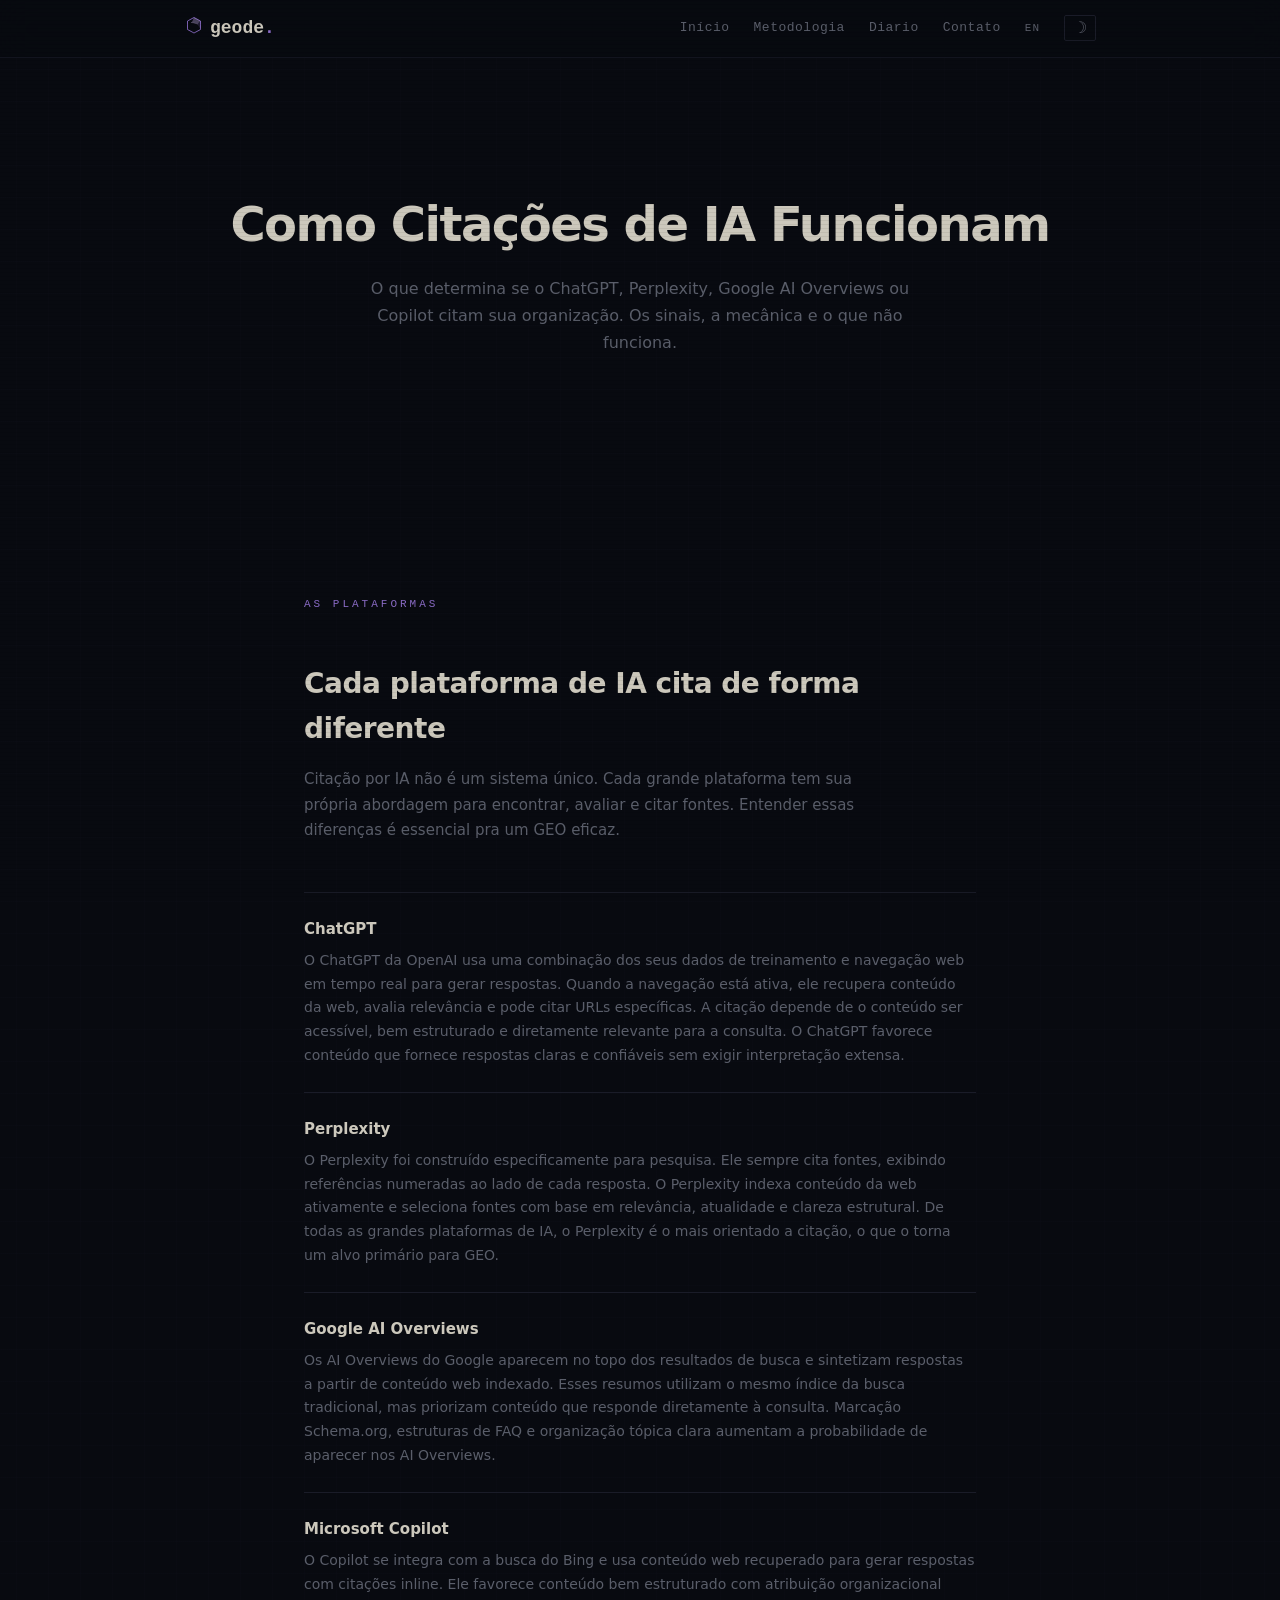
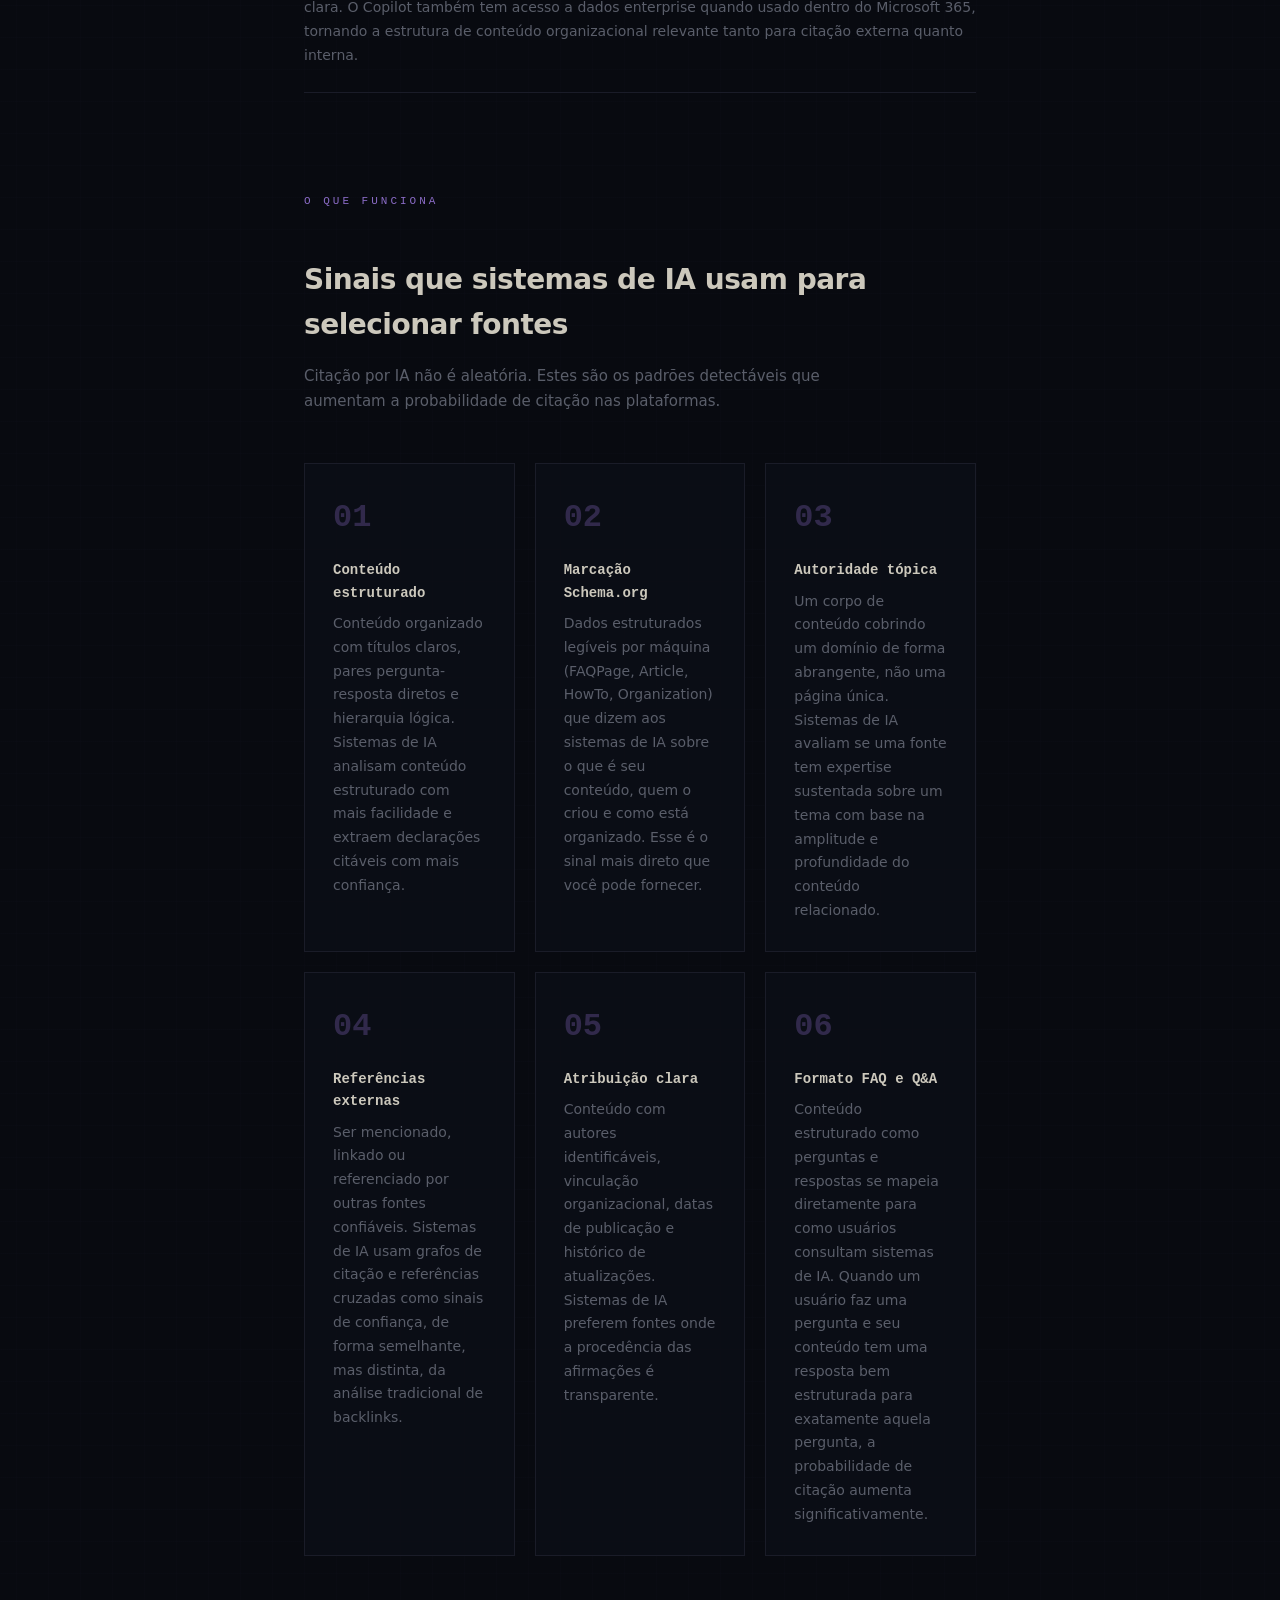
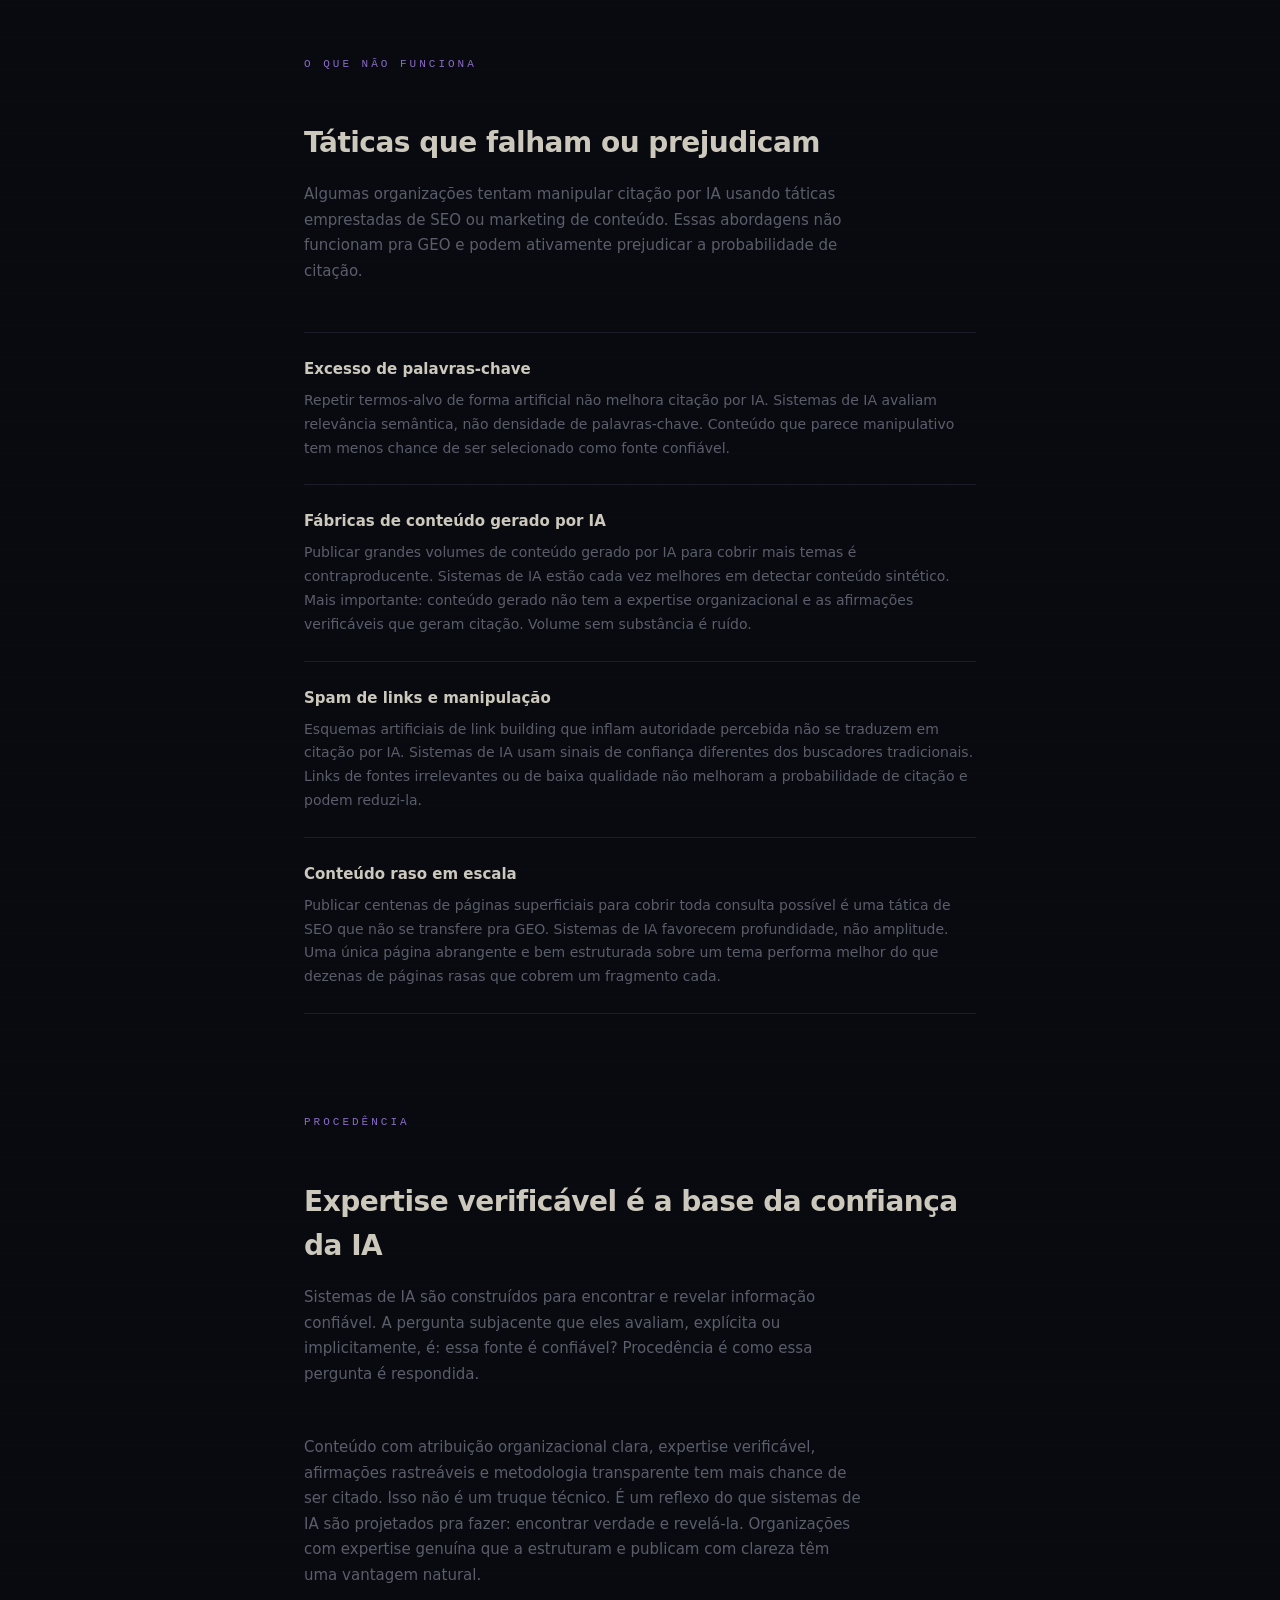
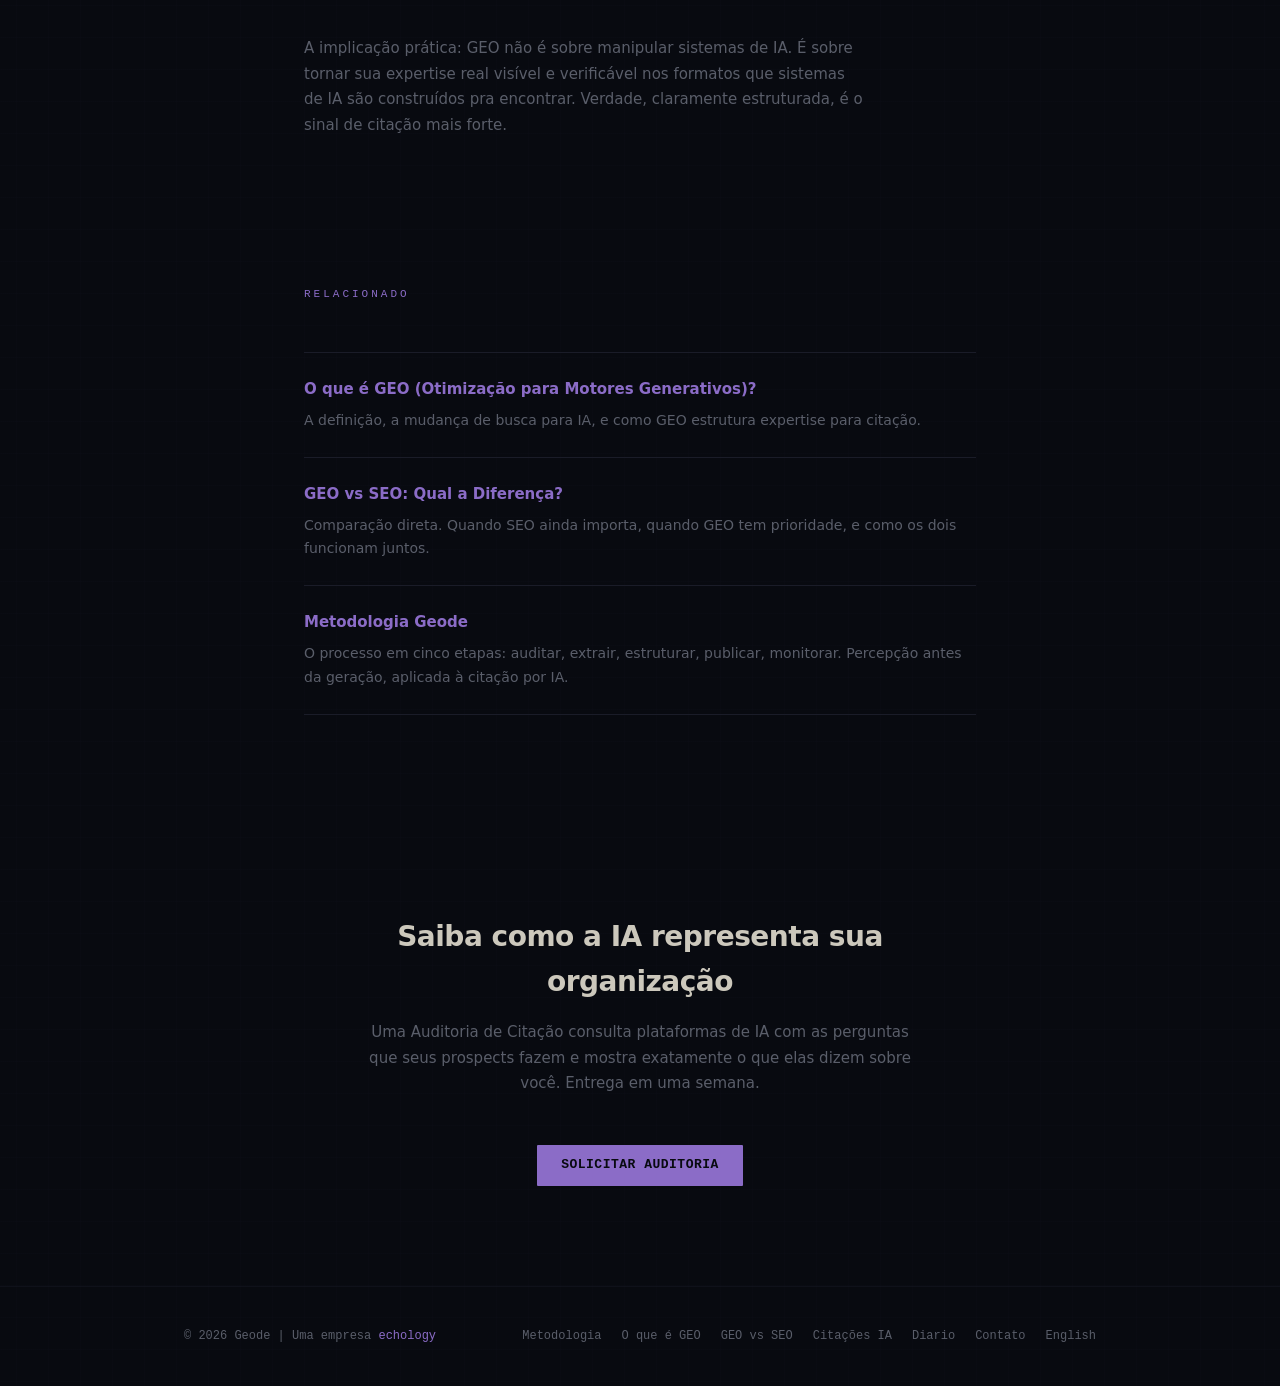
<file: pt/como-citacoes-ia-funcionam.html>
<!DOCTYPE html>
<html lang="pt-BR">
<head>
    <meta charset="UTF-8">
    <meta name="viewport" content="width=device-width, initial-scale=1.0">
    <title>Como Cita&ccedil;&otilde;es de IA Funcionam: ChatGPT, Perplexity, Google AI | Geode</title>
    <meta name="description" content="Como ChatGPT, Perplexity, Google AI Overviews e Copilot decidem o que citar? Entenda os sinais que sistemas de IA usam para selecionar fontes e como aparecer em respostas geradas por IA.">
    <meta property="og:title" content="Como Cita&ccedil;&otilde;es de IA Funcionam">
    <meta property="og:description" content="Como ChatGPT, Perplexity e Google AI Overviews selecionam fontes para citar. Os sinais que importam e as t&aacute;ticas que n&atilde;o funcionam.">
    <meta property="og:type" content="article">
    <meta property="og:url" content="https://geode.digital/pt/como-citacoes-ia-funcionam">
    <link rel="canonical" href="https://geode.digital/pt/como-citacoes-ia-funcionam">
    <link rel="alternate" hreflang="en" href="https://geode.digital/how-ai-citations-work">
    <link rel="alternate" hreflang="pt-BR" href="https://geode.digital/pt/como-citacoes-ia-funcionam">
    <link rel="icon" type="image/svg+xml" href="/favicon.svg">
    <link rel="stylesheet" href="../style.css">

    <script type="application/ld+json">
    {
        "@context": "https://schema.org",
        "@type": "Article",
        "headline": "Como Cita\u00e7\u00f5es de IA Funcionam: O que ChatGPT, Perplexity e Google AI Citam e Por Qu\u00ea",
        "description": "Uma explica\u00e7\u00e3o detalhada de como sistemas de IA selecionam fontes para citar em respostas geradas, incluindo os sinais que usam e as t\u00e1ticas que n\u00e3o funcionam.",
        "author": {
            "@type": "Organization",
            "name": "Geode",
            "url": "https://geode.digital"
        },
        "publisher": {
            "@type": "Organization",
            "name": "Geode",
            "url": "https://geode.digital"
        },
        "datePublished": "2026-03-14",
        "dateModified": "2026-03-14",
        "mainEntityOfPage": {
            "@type": "WebPage",
            "@id": "https://geode.digital/pt/como-citacoes-ia-funcionam"
        },
        "about": [
            {
                "@type": "Thing",
                "name": "Comportamento de cita\u00e7\u00e3o por IA"
            },
            {
                "@type": "Thing",
                "name": "Otimiza\u00e7\u00e3o para Motores Generativos"
            }
        ]
    }
    </script>
</head>
<body>

<div id="content">

    <nav>
        <div class="container">
            <a href="/pt/" class="logo"><svg width="20" height="20" viewBox="0 0 160 160" fill="none" style="vertical-align: -3px; margin-right: 6px;"><polygon points="80,12 132,40 132,108 80,136 28,108 28,40" stroke="#8b6cc7" stroke-width="7" fill="none"/><polygon points="80,12 132,40 108,64 62,52" fill="#c4aee8" opacity="0.35"/><polygon points="132,40 132,108 108,64" fill="#8b6cc7" opacity="0.2"/><line x1="62" y1="52" x2="108" y2="64" stroke="#d4c0f0" stroke-width="2.5" opacity="0.5"/><circle cx="62" cy="52" r="3.5" fill="#e0d4f5" opacity="0.6"/><circle cx="108" cy="64" r="3" fill="#d4c0f0" opacity="0.45"/></svg>geode<span>.</span></a>
            <button class="nav-toggle" onclick="document.querySelector('.nav-links').classList.toggle('open')">&#9776;</button>
            <div class="nav-links">
                <a href="/pt/">In&iacute;cio</a>
                <a href="/pt/metodologia.html">Metodologia</a>
                <a href="/pt/construcao.html">Diario</a>
                <a href="/pt/contato.html">Contato</a>
                <a href="/how-ai-citations-work" style="font-size: 11px; letter-spacing: 1px;">EN</a>
                <button class="mode-toggle" onclick="toggleMode()" title="Alternar modo claro/escuro" aria-label="Alternar modo claro/escuro">&#9789;</button>
            </div>
        </div>
    </nav>

    <div class="hero">
        <div class="container">
            <h1>Como Cita&ccedil;&otilde;es de IA Funcionam</h1>
            <p class="sub">O que determina se o ChatGPT, Perplexity, Google AI Overviews ou Copilot citam sua organiza&ccedil;&atilde;o. Os sinais, a mec&acirc;nica e o que n&atilde;o funciona.</p>
        </div>
    </div>

    <!-- Vis&atilde;o das Plataformas -->
    <div class="page-section">
        <div class="container container--narrow">
            <p class="section-label">As Plataformas</p>
            <div class="section-lead">Cada plataforma de IA cita de forma diferente</div>
            <p class="section-sub">Cita&ccedil;&atilde;o por IA n&atilde;o &eacute; um sistema &uacute;nico. Cada grande plataforma tem sua pr&oacute;pria abordagem para encontrar, avaliar e citar fontes. Entender essas diferen&ccedil;as &eacute; essencial pra um GEO eficaz.</p>
            <div class="faq-list">
                <div class="faq-item">
                    <h3>ChatGPT</h3>
                    <p>O ChatGPT da OpenAI usa uma combina&ccedil;&atilde;o dos seus dados de treinamento e navega&ccedil;&atilde;o web em tempo real para gerar respostas. Quando a navega&ccedil;&atilde;o est&aacute; ativa, ele recupera conte&uacute;do da web, avalia relev&acirc;ncia e pode citar URLs espec&iacute;ficas. A cita&ccedil;&atilde;o depende de o conte&uacute;do ser acess&iacute;vel, bem estruturado e diretamente relevante para a consulta. O ChatGPT favorece conte&uacute;do que fornece respostas claras e confi&aacute;veis sem exigir interpreta&ccedil;&atilde;o extensa.</p>
                </div>
                <div class="faq-item">
                    <h3>Perplexity</h3>
                    <p>O Perplexity foi constru&iacute;do especificamente para pesquisa. Ele sempre cita fontes, exibindo refer&ecirc;ncias numeradas ao lado de cada resposta. O Perplexity indexa conte&uacute;do da web ativamente e seleciona fontes com base em relev&acirc;ncia, atualidade e clareza estrutural. De todas as grandes plataformas de IA, o Perplexity &eacute; o mais orientado a cita&ccedil;&atilde;o, o que o torna um alvo prim&aacute;rio para GEO.</p>
                </div>
                <div class="faq-item">
                    <h3>Google AI Overviews</h3>
                    <p>Os AI Overviews do Google aparecem no topo dos resultados de busca e sintetizam respostas a partir de conte&uacute;do web indexado. Esses resumos utilizam o mesmo &iacute;ndice da busca tradicional, mas priorizam conte&uacute;do que responde diretamente &agrave; consulta. Marca&ccedil;&atilde;o Schema.org, estruturas de FAQ e organiza&ccedil;&atilde;o t&oacute;pica clara aumentam a probabilidade de aparecer nos AI Overviews.</p>
                </div>
                <div class="faq-item">
                    <h3>Microsoft Copilot</h3>
                    <p>O Copilot se integra com a busca do Bing e usa conte&uacute;do web recuperado para gerar respostas com cita&ccedil;&otilde;es inline. Ele favorece conte&uacute;do bem estruturado com atribui&ccedil;&atilde;o organizacional clara. O Copilot tamb&eacute;m tem acesso a dados enterprise quando usado dentro do Microsoft 365, tornando a estrutura de conte&uacute;do organizacional relevante tanto para cita&ccedil;&atilde;o externa quanto interna.</p>
                </div>
            </div>
        </div>
    </div>

    <!-- Sinais que Geram Cita&ccedil;&atilde;o -->
    <div class="page-section" style="padding-top: 0;">
        <div class="container container--narrow">
            <p class="section-label">O que Funciona</p>
            <div class="section-lead">Sinais que sistemas de IA usam para selecionar fontes</div>
            <p class="section-sub">Cita&ccedil;&atilde;o por IA n&atilde;o &eacute; aleat&oacute;ria. Estes s&atilde;o os padr&otilde;es detect&aacute;veis que aumentam a probabilidade de cita&ccedil;&atilde;o nas plataformas.</p>
            <div class="process-grid">
                <div class="process-step">
                    <h4>Conte&uacute;do estruturado</h4>
                    <p>Conte&uacute;do organizado com t&iacute;tulos claros, pares pergunta-resposta diretos e hierarquia l&oacute;gica. Sistemas de IA analisam conte&uacute;do estruturado com mais facilidade e extraem declara&ccedil;&otilde;es cit&aacute;veis com mais confian&ccedil;a.</p>
                </div>
                <div class="process-step">
                    <h4>Marca&ccedil;&atilde;o Schema.org</h4>
                    <p>Dados estruturados leg&iacute;veis por m&aacute;quina (FAQPage, Article, HowTo, Organization) que dizem aos sistemas de IA sobre o que &eacute; seu conte&uacute;do, quem o criou e como est&aacute; organizado. Esse &eacute; o sinal mais direto que voc&ecirc; pode fornecer.</p>
                </div>
                <div class="process-step">
                    <h4>Autoridade t&oacute;pica</h4>
                    <p>Um corpo de conte&uacute;do cobrindo um dom&iacute;nio de forma abrangente, n&atilde;o uma p&aacute;gina &uacute;nica. Sistemas de IA avaliam se uma fonte tem expertise sustentada sobre um tema com base na amplitude e profundidade do conte&uacute;do relacionado.</p>
                </div>
                <div class="process-step">
                    <h4>Refer&ecirc;ncias externas</h4>
                    <p>Ser mencionado, linkado ou referenciado por outras fontes confi&aacute;veis. Sistemas de IA usam grafos de cita&ccedil;&atilde;o e refer&ecirc;ncias cruzadas como sinais de confian&ccedil;a, de forma semelhante, mas distinta, da an&aacute;lise tradicional de backlinks.</p>
                </div>
                <div class="process-step">
                    <h4>Atribui&ccedil;&atilde;o clara</h4>
                    <p>Conte&uacute;do com autores identific&aacute;veis, vincula&ccedil;&atilde;o organizacional, datas de publica&ccedil;&atilde;o e hist&oacute;rico de atualiza&ccedil;&otilde;es. Sistemas de IA preferem fontes onde a proced&ecirc;ncia das afirma&ccedil;&otilde;es &eacute; transparente.</p>
                </div>
                <div class="process-step">
                    <h4>Formato FAQ e Q&amp;A</h4>
                    <p>Conte&uacute;do estruturado como perguntas e respostas se mapeia diretamente para como usu&aacute;rios consultam sistemas de IA. Quando um usu&aacute;rio faz uma pergunta e seu conte&uacute;do tem uma resposta bem estruturada para exatamente aquela pergunta, a probabilidade de cita&ccedil;&atilde;o aumenta significativamente.</p>
                </div>
            </div>
        </div>
    </div>

    <!-- O que N&atilde;o Funciona -->
    <div class="page-section" style="padding-top: 0;">
        <div class="container container--narrow">
            <p class="section-label">O que N&atilde;o Funciona</p>
            <div class="section-lead">T&aacute;ticas que falham ou prejudicam</div>
            <p class="section-sub">Algumas organiza&ccedil;&otilde;es tentam manipular cita&ccedil;&atilde;o por IA usando t&aacute;ticas emprestadas de SEO ou marketing de conte&uacute;do. Essas abordagens n&atilde;o funcionam pra GEO e podem ativamente prejudicar a probabilidade de cita&ccedil;&atilde;o.</p>
            <div class="faq-list">
                <div class="faq-item">
                    <h3>Excesso de palavras-chave</h3>
                    <p>Repetir termos-alvo de forma artificial n&atilde;o melhora cita&ccedil;&atilde;o por IA. Sistemas de IA avaliam relev&acirc;ncia sem&acirc;ntica, n&atilde;o densidade de palavras-chave. Conte&uacute;do que parece manipulativo tem menos chance de ser selecionado como fonte confi&aacute;vel.</p>
                </div>
                <div class="faq-item">
                    <h3>F&aacute;bricas de conte&uacute;do gerado por IA</h3>
                    <p>Publicar grandes volumes de conte&uacute;do gerado por IA para cobrir mais temas &eacute; contraproducente. Sistemas de IA est&atilde;o cada vez melhores em detectar conte&uacute;do sint&eacute;tico. Mais importante: conte&uacute;do gerado n&atilde;o tem a expertise organizacional e as afirma&ccedil;&otilde;es verific&aacute;veis que geram cita&ccedil;&atilde;o. Volume sem subst&acirc;ncia &eacute; ru&iacute;do.</p>
                </div>
                <div class="faq-item">
                    <h3>Spam de links e manipula&ccedil;&atilde;o</h3>
                    <p>Esquemas artificiais de link building que inflam autoridade percebida n&atilde;o se traduzem em cita&ccedil;&atilde;o por IA. Sistemas de IA usam sinais de confian&ccedil;a diferentes dos buscadores tradicionais. Links de fontes irrelevantes ou de baixa qualidade n&atilde;o melhoram a probabilidade de cita&ccedil;&atilde;o e podem reduzi-la.</p>
                </div>
                <div class="faq-item">
                    <h3>Conte&uacute;do raso em escala</h3>
                    <p>Publicar centenas de p&aacute;ginas superficiais para cobrir toda consulta poss&iacute;vel &eacute; uma t&aacute;tica de SEO que n&atilde;o se transfere pra GEO. Sistemas de IA favorecem profundidade, n&atilde;o amplitude. Uma &uacute;nica p&aacute;gina abrangente e bem estruturada sobre um tema performa melhor do que dezenas de p&aacute;ginas rasas que cobrem um fragmento cada.</p>
                </div>
            </div>
        </div>
    </div>

    <!-- Proced&ecirc;ncia -->
    <div class="page-section" style="padding-top: 0;">
        <div class="container container--narrow">
            <p class="section-label">Proced&ecirc;ncia</p>
            <div class="section-lead">Expertise verific&aacute;vel &eacute; a base da confian&ccedil;a da IA</div>
            <p class="section-sub">Sistemas de IA s&atilde;o constru&iacute;dos para encontrar e revelar informa&ccedil;&atilde;o confi&aacute;vel. A pergunta subjacente que eles avaliam, expl&iacute;cita ou implicitamente, &eacute;: essa fonte &eacute; confi&aacute;vel? Proced&ecirc;ncia &eacute; como essa pergunta &eacute; respondida.</p>
            <p class="section-sub">Conte&uacute;do com atribui&ccedil;&atilde;o organizacional clara, expertise verific&aacute;vel, afirma&ccedil;&otilde;es rastre&aacute;veis e metodologia transparente tem mais chance de ser citado. Isso n&atilde;o &eacute; um truque t&eacute;cnico. &Eacute; um reflexo do que sistemas de IA s&atilde;o projetados pra fazer: encontrar verdade e revel&aacute;-la. Organiza&ccedil;&otilde;es com expertise genu&iacute;na que a estruturam e publicam com clareza t&ecirc;m uma vantagem natural.</p>
            <p class="section-sub">A implica&ccedil;&atilde;o pr&aacute;tica: GEO n&atilde;o &eacute; sobre manipular sistemas de IA. &Eacute; sobre tornar sua expertise real vis&iacute;vel e verific&aacute;vel nos formatos que sistemas de IA s&atilde;o constru&iacute;dos pra encontrar. Verdade, claramente estruturada, &eacute; o sinal de cita&ccedil;&atilde;o mais forte.</p>
        </div>
    </div>

    <!-- Relacionado -->
    <div class="page-section" style="padding-top: 0;">
        <div class="container container--narrow">
            <p class="section-label">Relacionado</p>
            <div class="faq-list">
                <div class="faq-item">
                    <h3><a href="/pt/o-que-e-geo.html">O que é GEO (Otimização para Motores Generativos)?</a></h3>
                    <p>A definição, a mudança de busca para IA, e como GEO estrutura expertise para citação.</p>
                </div>
                <div class="faq-item">
                    <h3><a href="/pt/geo-vs-seo.html">GEO vs SEO: Qual a Diferença?</a></h3>
                    <p>Comparação direta. Quando SEO ainda importa, quando GEO tem prioridade, e como os dois funcionam juntos.</p>
                </div>
                <div class="faq-item">
                    <h3><a href="/pt/metodologia.html">Metodologia Geode</a></h3>
                    <p>O processo em cinco etapas: auditar, extrair, estruturar, publicar, monitorar. Percepção antes da geração, aplicada à citação por IA.</p>
                </div>
            </div>
        </div>
    </div>

    <!-- CTA -->
    <div class="page-section" style="text-align: center;">
        <div class="container container--narrow">
            <div class="section-lead">Saiba como a IA representa sua organiza&ccedil;&atilde;o</div>
            <p class="section-sub" style="margin-left: auto; margin-right: auto;">Uma Auditoria de Cita&ccedil;&atilde;o consulta plataformas de IA com as perguntas que seus prospects fazem e mostra exatamente o que elas dizem sobre voc&ecirc;. Entrega em uma semana.</p>
            <a href="/pt/contato.html" class="btn btn-primary">Solicitar Auditoria</a>
        </div>
    </div>

    <footer>
        <div class="container">
            <div class="copy">&copy; 2026 Geode | Uma empresa <a href="https://echology.io">echology</a></div>
            <div class="footer-links">
                <a href="/pt/metodologia.html">Metodologia</a>
                <a href="/pt/o-que-e-geo.html">O que é GEO</a>
                <a href="/pt/geo-vs-seo.html">GEO vs SEO</a>
                <a href="/pt/como-citacoes-ia-funcionam.html">Citações IA</a>
                <a href="/pt/construcao.html">Diario</a>
                <a href="/pt/contato.html">Contato</a>
                <a href="/">English</a>
            </div>
        </div>
    </footer>

</div>

<script>
function toggleMode() {
    document.body.classList.toggle('light');
    localStorage.setItem('mode', document.body.classList.contains('light') ? 'light' : 'dark');
}
if (localStorage.getItem('mode') === 'light') document.body.classList.add('light');
</script>

</body>
</html>
</file>
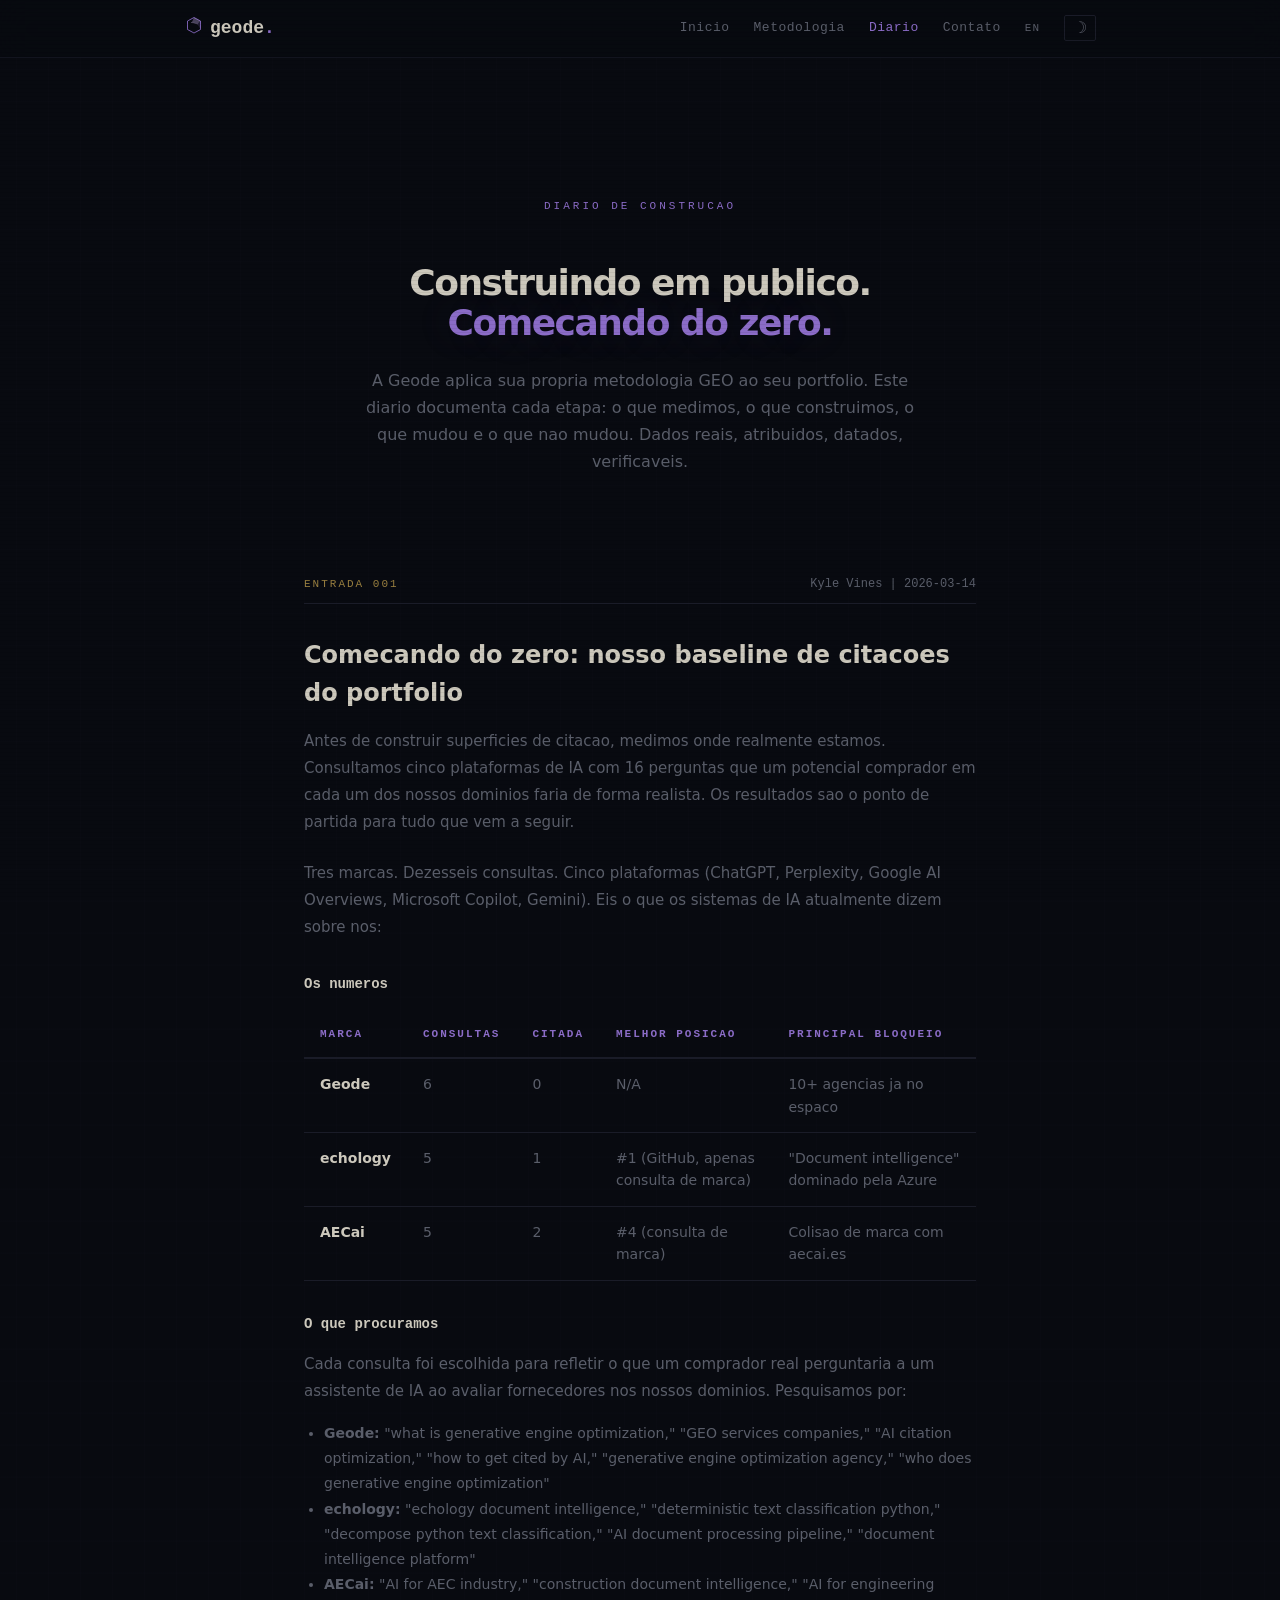
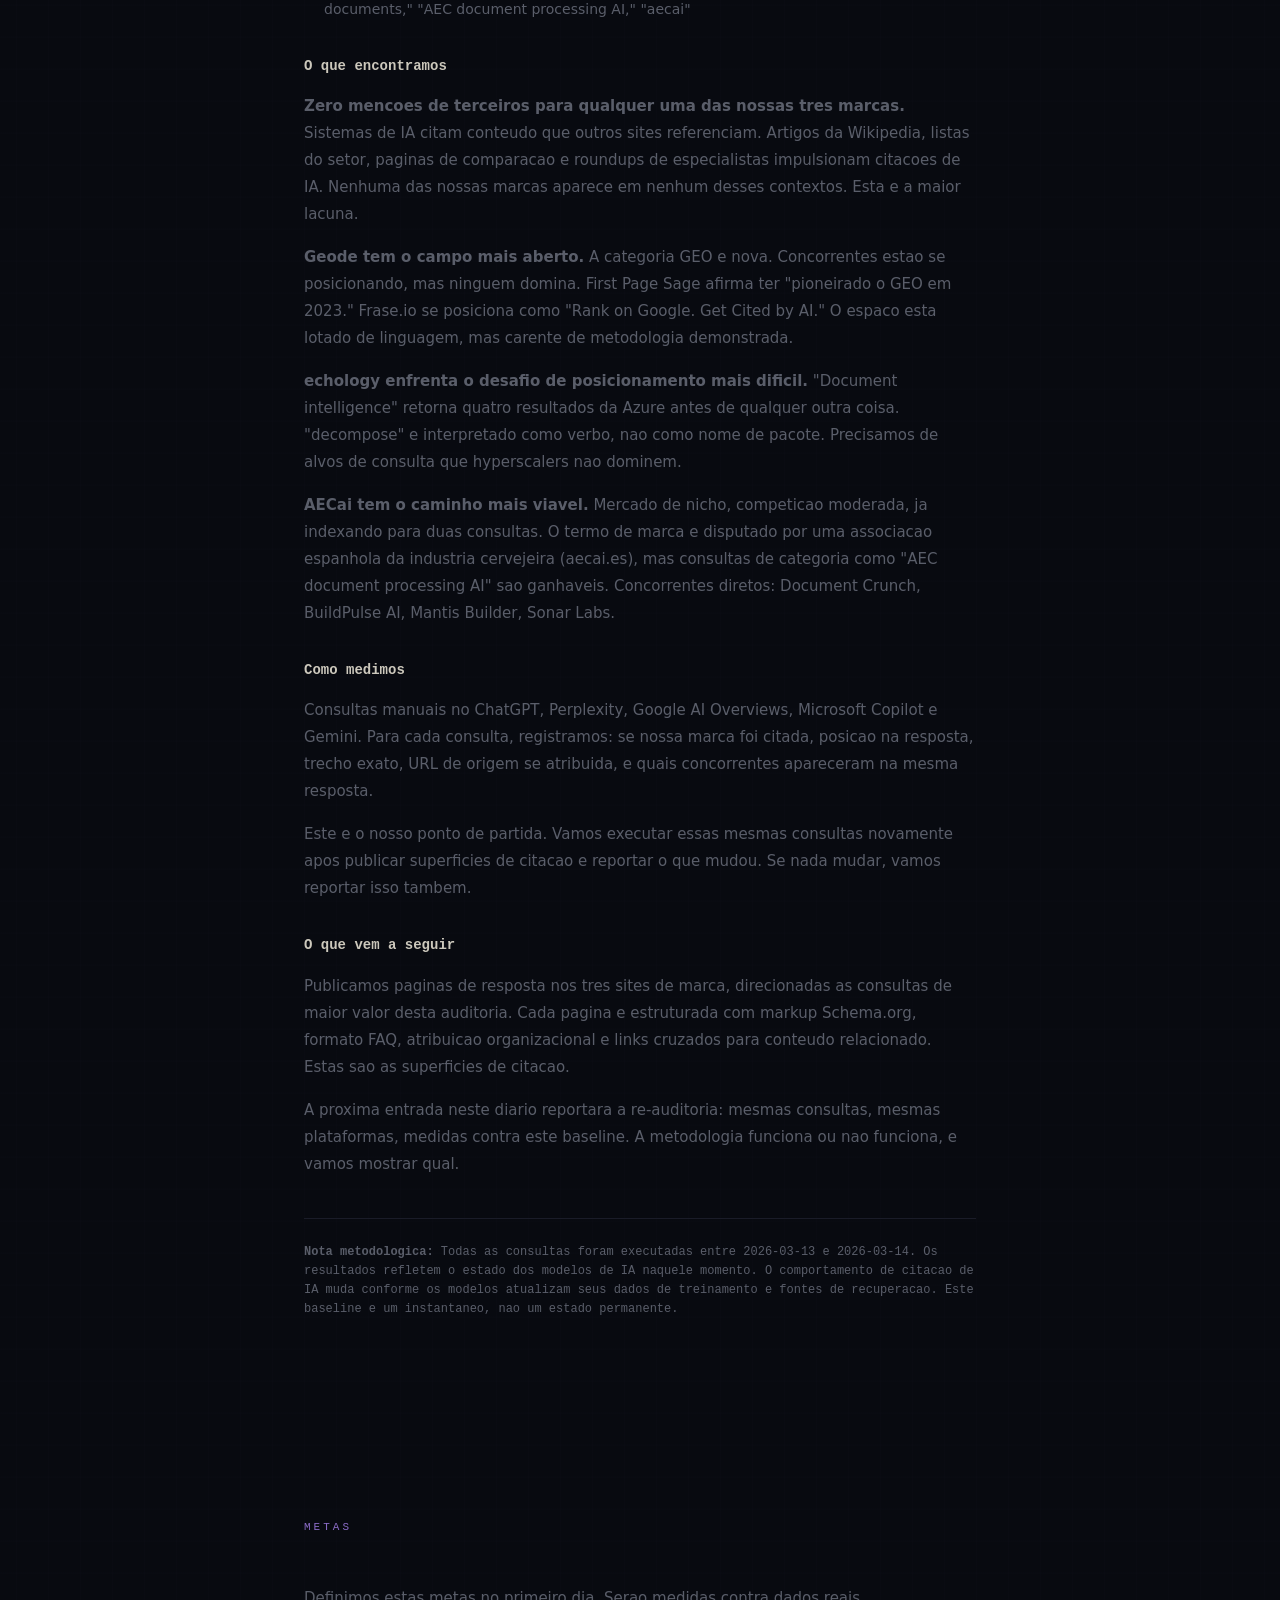
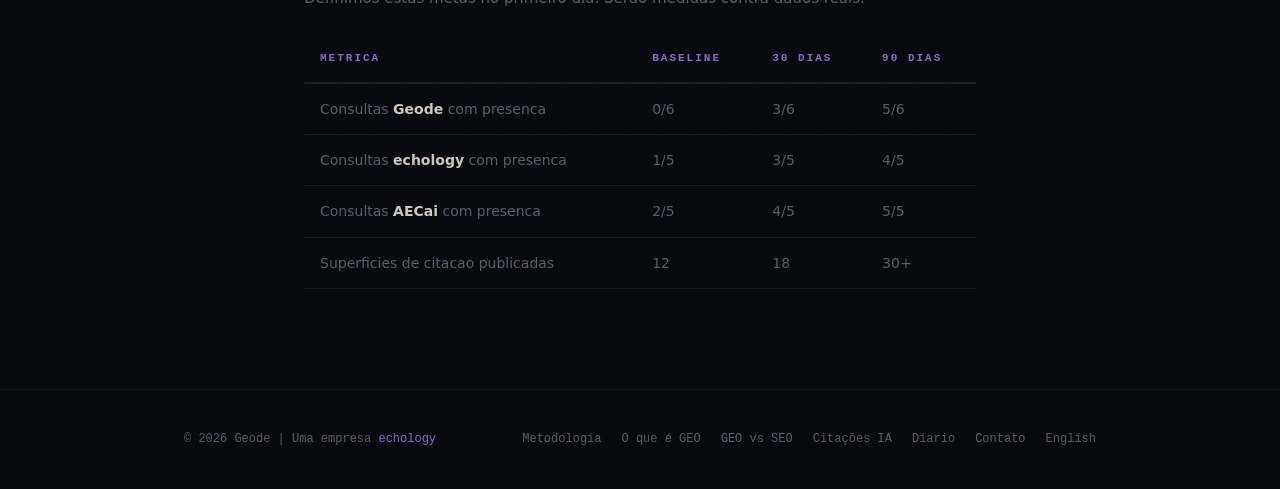
<file: pt/construcao.html>
<!DOCTYPE html>
<html lang="pt-BR">
<head>
    <meta charset="UTF-8">
    <meta name="viewport" content="width=device-width, initial-scale=1.0">
    <title>Diario de Construcao | Geode</title>
    <meta name="description" content="Diario de construcao publico da Geode. Dados reais, medicoes reais, comecando do zero. Aplicamos nossa propria metodologia GEO ao nosso portfolio e documentamos tudo.">
    <meta property="og:title" content="Diario de Construcao | Geode">
    <meta property="og:description" content="Dados reais, medicoes reais, comecando do zero. A Geode aplica sua propria metodologia GEO ao seu portfolio e documenta tudo.">
    <meta property="og:type" content="website">
    <meta property="og:url" content="https://geode.digital/pt/construcao">
    <link rel="canonical" href="https://geode.digital/pt/construcao">
    <link rel="alternate" hreflang="en" href="https://geode.digital/build">
    <link rel="alternate" hreflang="pt-BR" href="https://geode.digital/pt/construcao">
    <link rel="icon" type="image/svg+xml" href="/favicon.svg">
    <link rel="stylesheet" href="../style.css">

    <script type="application/ld+json">
    {
        "@context": "https://schema.org",
        "@type": "Article",
        "headline": "Comecando do zero: nosso baseline de citacoes do portfolio",
        "author": {
            "@type": "Person",
            "name": "Kyle Vines",
            "jobTitle": "Fundador",
            "worksFor": {
                "@type": "Organization",
                "name": "Geode",
                "url": "https://geode.digital"
            }
        },
        "publisher": {
            "@type": "Organization",
            "name": "Geode",
            "url": "https://geode.digital"
        },
        "datePublished": "2026-03-14",
        "dateModified": "2026-03-14",
        "description": "Auditoria baseline de citacoes em tres marcas, 16 consultas, cinco plataformas de IA. Comecando do zero.",
        "mainEntityOfPage": "https://geode.digital/pt/construcao"
    }
    </script>
</head>
<body>

<div id="content">

    <nav>
        <div class="container">
            <a href="/pt/" class="logo"><svg width="20" height="20" viewBox="0 0 160 160" fill="none" style="vertical-align: -3px; margin-right: 6px;"><polygon points="80,12 132,40 132,108 80,136 28,108 28,40" stroke="#8b6cc7" stroke-width="7" fill="none"/><polygon points="80,12 132,40 108,64 62,52" fill="#c4aee8" opacity="0.35"/><polygon points="132,40 132,108 108,64" fill="#8b6cc7" opacity="0.2"/><line x1="62" y1="52" x2="108" y2="64" stroke="#d4c0f0" stroke-width="2.5" opacity="0.5"/><circle cx="62" cy="52" r="3.5" fill="#e0d4f5" opacity="0.6"/><circle cx="108" cy="64" r="3" fill="#d4c0f0" opacity="0.45"/></svg>geode<span>.</span></a>
            <button class="nav-toggle" onclick="document.querySelector('.nav-links').classList.toggle('open')">&#9776;</button>
            <div class="nav-links">
                <a href="/pt/">Inicio</a>
                <a href="/pt/metodologia.html">Metodologia</a>
                <a href="/pt/construcao.html" class="active">Diario</a>
                <a href="/pt/contato.html">Contato</a>
                <a href="/build" style="font-size: 11px; letter-spacing: 1px;">EN</a>
                <button class="mode-toggle" onclick="toggleMode()" title="Alternar modo claro/escuro" aria-label="Alternar modo claro/escuro">&#9789;</button>
            </div>
        </div>
    </nav>

    <div class="hero" style="padding-bottom: 60px;">
        <div class="container container--narrow">
            <p class="section-label">Diario de Construcao</p>
            <h1 style="font-size: 36px;">Construindo em publico.<br><span>Comecando do zero.</span></h1>
            <p class="sub">A Geode aplica sua propria metodologia GEO ao seu portfolio. Este diario documenta cada etapa: o que medimos, o que construimos, o que mudou e o que nao mudou. Dados reais, atribuidos, datados, verificaveis.</p>
        </div>
    </div>

    <!-- Entrada 001 -->
    <div class="page-section" style="padding-top: 0;">
        <div class="container container--narrow">

            <div style="border-bottom: 1px solid var(--border); padding-bottom: 8px; margin-bottom: 32px; display: flex; justify-content: space-between; align-items: baseline; flex-wrap: wrap; gap: 8px;">
                <span style="font-size: 11px; text-transform: uppercase; letter-spacing: 2px; color: var(--amber);">Entrada 001</span>
                <span style="font-size: 12px; color: var(--muted);">Kyle Vines | 2026-03-14</span>
            </div>

            <h2 style="font-size: 24px; font-weight: 700; margin-bottom: 16px; font-family: -apple-system, BlinkMacSystemFont, 'Segoe UI', system-ui, sans-serif;">Comecando do zero: nosso baseline de citacoes do portfolio</h2>

            <p style="font-size: 15px; color: var(--muted); line-height: 1.8; margin-bottom: 24px; font-family: -apple-system, BlinkMacSystemFont, 'Segoe UI', system-ui, sans-serif;">
                Antes de construir superficies de citacao, medimos onde realmente estamos. Consultamos cinco plataformas de IA com 16 perguntas que um potencial comprador em cada um dos nossos dominios faria de forma realista. Os resultados sao o ponto de partida para tudo que vem a seguir.
            </p>

            <p style="font-size: 15px; color: var(--muted); line-height: 1.8; margin-bottom: 24px; font-family: -apple-system, BlinkMacSystemFont, 'Segoe UI', system-ui, sans-serif;">
                Tres marcas. Dezesseis consultas. Cinco plataformas (ChatGPT, Perplexity, Google AI Overviews, Microsoft Copilot, Gemini). Eis o que os sistemas de IA atualmente dizem sobre nos:
            </p>

            <h3 style="font-size: 14px; font-weight: 700; margin: 32px 0 16px; color: var(--fg);">Os numeros</h3>

            <table class="comparison-table">
                <thead>
                    <tr>
                        <th>Marca</th>
                        <th>Consultas</th>
                        <th>Citada</th>
                        <th>Melhor Posicao</th>
                        <th>Principal Bloqueio</th>
                    </tr>
                </thead>
                <tbody>
                    <tr>
                        <td><strong>Geode</strong></td>
                        <td>6</td>
                        <td>0</td>
                        <td>N/A</td>
                        <td>10+ agencias ja no espaco</td>
                    </tr>
                    <tr>
                        <td><strong>echology</strong></td>
                        <td>5</td>
                        <td>1</td>
                        <td>#1 (GitHub, apenas consulta de marca)</td>
                        <td>"Document intelligence" dominado pela Azure</td>
                    </tr>
                    <tr>
                        <td><strong>AECai</strong></td>
                        <td>5</td>
                        <td>2</td>
                        <td>#4 (consulta de marca)</td>
                        <td>Colisao de marca com aecai.es</td>
                    </tr>
                </tbody>
            </table>

            <h3 style="font-size: 14px; font-weight: 700; margin: 32px 0 16px; color: var(--fg);">O que procuramos</h3>

            <p style="font-size: 15px; color: var(--muted); line-height: 1.8; margin-bottom: 16px; font-family: -apple-system, BlinkMacSystemFont, 'Segoe UI', system-ui, sans-serif;">
                Cada consulta foi escolhida para refletir o que um comprador real perguntaria a um assistente de IA ao avaliar fornecedores nos nossos dominios. Pesquisamos por:
            </p>

            <ul style="font-size: 14px; color: var(--muted); line-height: 1.8; margin-bottom: 24px; padding-left: 20px; font-family: -apple-system, BlinkMacSystemFont, 'Segoe UI', system-ui, sans-serif;">
                <li><strong>Geode:</strong> "what is generative engine optimization," "GEO services companies," "AI citation optimization," "how to get cited by AI," "generative engine optimization agency," "who does generative engine optimization"</li>
                <li><strong>echology:</strong> "echology document intelligence," "deterministic text classification python," "decompose python text classification," "AI document processing pipeline," "document intelligence platform"</li>
                <li><strong>AECai:</strong> "AI for AEC industry," "construction document intelligence," "AI for engineering documents," "AEC document processing AI," "aecai"</li>
            </ul>

            <h3 style="font-size: 14px; font-weight: 700; margin: 32px 0 16px; color: var(--fg);">O que encontramos</h3>

            <p style="font-size: 15px; color: var(--muted); line-height: 1.8; margin-bottom: 16px; font-family: -apple-system, BlinkMacSystemFont, 'Segoe UI', system-ui, sans-serif;">
                <strong>Zero mencoes de terceiros para qualquer uma das nossas tres marcas.</strong> Sistemas de IA citam conteudo que outros sites referenciam. Artigos da Wikipedia, listas do setor, paginas de comparacao e roundups de especialistas impulsionam citacoes de IA. Nenhuma das nossas marcas aparece em nenhum desses contextos. Esta e a maior lacuna.
            </p>

            <p style="font-size: 15px; color: var(--muted); line-height: 1.8; margin-bottom: 16px; font-family: -apple-system, BlinkMacSystemFont, 'Segoe UI', system-ui, sans-serif;">
                <strong>Geode tem o campo mais aberto.</strong> A categoria GEO e nova. Concorrentes estao se posicionando, mas ninguem domina. First Page Sage afirma ter "pioneirado o GEO em 2023." Frase.io se posiciona como "Rank on Google. Get Cited by AI." O espaco esta lotado de linguagem, mas carente de metodologia demonstrada.
            </p>

            <p style="font-size: 15px; color: var(--muted); line-height: 1.8; margin-bottom: 16px; font-family: -apple-system, BlinkMacSystemFont, 'Segoe UI', system-ui, sans-serif;">
                <strong>echology enfrenta o desafio de posicionamento mais dificil.</strong> "Document intelligence" retorna quatro resultados da Azure antes de qualquer outra coisa. "decompose" e interpretado como verbo, nao como nome de pacote. Precisamos de alvos de consulta que hyperscalers nao dominem.
            </p>

            <p style="font-size: 15px; color: var(--muted); line-height: 1.8; margin-bottom: 24px; font-family: -apple-system, BlinkMacSystemFont, 'Segoe UI', system-ui, sans-serif;">
                <strong>AECai tem o caminho mais viavel.</strong> Mercado de nicho, competicao moderada, ja indexando para duas consultas. O termo de marca e disputado por uma associacao espanhola da industria cervejeira (aecai.es), mas consultas de categoria como "AEC document processing AI" sao ganhaveis. Concorrentes diretos: Document Crunch, BuildPulse AI, Mantis Builder, Sonar Labs.
            </p>

            <h3 style="font-size: 14px; font-weight: 700; margin: 32px 0 16px; color: var(--fg);">Como medimos</h3>

            <p style="font-size: 15px; color: var(--muted); line-height: 1.8; margin-bottom: 16px; font-family: -apple-system, BlinkMacSystemFont, 'Segoe UI', system-ui, sans-serif;">
                Consultas manuais no ChatGPT, Perplexity, Google AI Overviews, Microsoft Copilot e Gemini. Para cada consulta, registramos: se nossa marca foi citada, posicao na resposta, trecho exato, URL de origem se atribuida, e quais concorrentes apareceram na mesma resposta.
            </p>

            <p style="font-size: 15px; color: var(--muted); line-height: 1.8; margin-bottom: 24px; font-family: -apple-system, BlinkMacSystemFont, 'Segoe UI', system-ui, sans-serif;">
                Este e o nosso ponto de partida. Vamos executar essas mesmas consultas novamente apos publicar superficies de citacao e reportar o que mudou. Se nada mudar, vamos reportar isso tambem.
            </p>

            <h3 style="font-size: 14px; font-weight: 700; margin: 32px 0 16px; color: var(--fg);">O que vem a seguir</h3>

            <p style="font-size: 15px; color: var(--muted); line-height: 1.8; margin-bottom: 16px; font-family: -apple-system, BlinkMacSystemFont, 'Segoe UI', system-ui, sans-serif;">
                Publicamos paginas de resposta nos tres sites de marca, direcionadas as consultas de maior valor desta auditoria. Cada pagina e estruturada com markup Schema.org, formato FAQ, atribuicao organizacional e links cruzados para conteudo relacionado. Estas sao as superficies de citacao.
            </p>

            <p style="font-size: 15px; color: var(--muted); line-height: 1.8; margin-bottom: 16px; font-family: -apple-system, BlinkMacSystemFont, 'Segoe UI', system-ui, sans-serif;">
                A proxima entrada neste diario reportara a re-auditoria: mesmas consultas, mesmas plataformas, medidas contra este baseline. A metodologia funciona ou nao funciona, e vamos mostrar qual.
            </p>

            <div style="margin-top: 40px; padding-top: 24px; border-top: 1px solid var(--border);">
                <p style="font-size: 12px; color: var(--muted);">
                    <strong>Nota metodologica:</strong> Todas as consultas foram executadas entre 2026-03-13 e 2026-03-14. Os resultados refletem o estado dos modelos de IA naquele momento. O comportamento de citacao de IA muda conforme os modelos atualizam seus dados de treinamento e fontes de recuperacao. Este baseline e um instantaneo, nao um estado permanente.
                </p>
            </div>

        </div>
    </div>

    <!-- Metas -->
    <div class="page-section">
        <div class="container container--narrow">
            <p class="section-label">Metas</p>
            <p style="font-size: 15px; color: var(--muted); line-height: 1.8; margin-bottom: 24px; font-family: -apple-system, BlinkMacSystemFont, 'Segoe UI', system-ui, sans-serif;">
                Definimos estas metas no primeiro dia. Serao medidas contra dados reais.
            </p>

            <table class="comparison-table">
                <thead>
                    <tr>
                        <th>Metrica</th>
                        <th>Baseline</th>
                        <th>30 Dias</th>
                        <th>90 Dias</th>
                    </tr>
                </thead>
                <tbody>
                    <tr>
                        <td>Consultas <strong>Geode</strong> com presenca</td>
                        <td>0/6</td>
                        <td>3/6</td>
                        <td>5/6</td>
                    </tr>
                    <tr>
                        <td>Consultas <strong>echology</strong> com presenca</td>
                        <td>1/5</td>
                        <td>3/5</td>
                        <td>4/5</td>
                    </tr>
                    <tr>
                        <td>Consultas <strong>AECai</strong> com presenca</td>
                        <td>2/5</td>
                        <td>4/5</td>
                        <td>5/5</td>
                    </tr>
                    <tr>
                        <td>Superficies de citacao publicadas</td>
                        <td>12</td>
                        <td>18</td>
                        <td>30+</td>
                    </tr>
                </tbody>
            </table>
        </div>
    </div>

    <footer>
        <div class="container">
            <div class="copy">&copy; 2026 Geode | Uma empresa <a href="https://echology.io">echology</a></div>
            <div class="footer-links">
                <a href="/pt/metodologia.html">Metodologia</a>
                <a href="/pt/o-que-e-geo.html">O que é GEO</a>
                <a href="/pt/geo-vs-seo.html">GEO vs SEO</a>
                <a href="/pt/como-citacoes-ia-funcionam.html">Citações IA</a>
                <a href="/pt/construcao.html">Diario</a>
                <a href="/pt/contato.html">Contato</a>
                <a href="/build">English</a>
            </div>
        </div>
    </footer>

</div>

<script>
function toggleMode() {
    document.body.classList.toggle('light');
    localStorage.setItem('mode', document.body.classList.contains('light') ? 'light' : 'dark');
}
if (localStorage.getItem('mode') === 'light') document.body.classList.add('light');
</script>

</body>
</html>
</file>
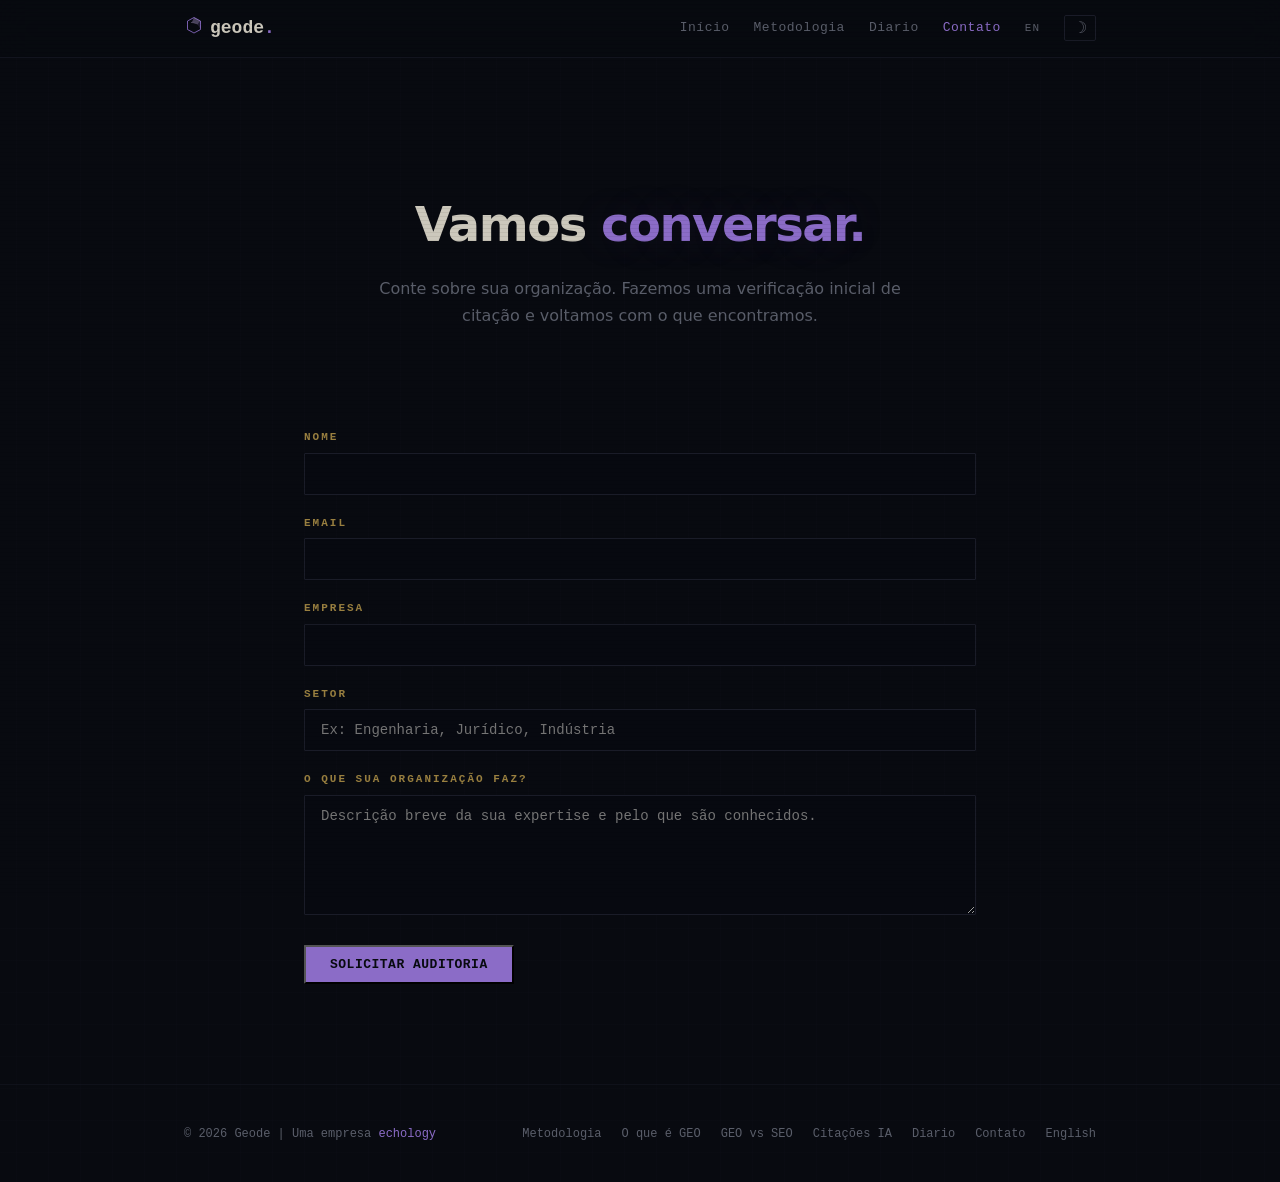
<file: pt/contato.html>
<!DOCTYPE html>
<html lang="pt-BR">
<head>
    <meta charset="UTF-8">
    <meta name="viewport" content="width=device-width, initial-scale=1.0">
    <title>Contato | Geode</title>
    <meta name="description" content="Solicite uma Auditoria de Cita&ccedil;&atilde;o da Geode. Descubra o que sistemas de IA dizem sobre sua organiza&ccedil;&atilde;o e onde est&atilde;o as lacunas.">
    <meta property="og:title" content="Contato | Geode">
    <meta property="og:description" content="Solicite uma Auditoria de Cita&ccedil;&atilde;o. Descubra o que a IA diz sobre sua organiza&ccedil;&atilde;o.">
    <meta property="og:type" content="website">
    <link rel="canonical" href="https://geode.digital/pt/contato">
    <link rel="alternate" hreflang="en" href="https://geode.digital/contact">
    <link rel="alternate" hreflang="pt-BR" href="https://geode.digital/pt/contato">
    <link rel="icon" type="image/svg+xml" href="/favicon.svg">
    <link rel="stylesheet" href="../style.css">
</head>
<body>

<div id="content">

    <nav>
        <div class="container">
            <a href="/pt/" class="logo"><svg width="20" height="20" viewBox="0 0 160 160" fill="none" style="vertical-align: -3px; margin-right: 6px;"><polygon points="80,12 132,40 132,108 80,136 28,108 28,40" stroke="#8b6cc7" stroke-width="7" fill="none"/><polygon points="80,12 132,40 108,64 62,52" fill="#c4aee8" opacity="0.35"/><polygon points="132,40 132,108 108,64" fill="#8b6cc7" opacity="0.2"/><line x1="62" y1="52" x2="108" y2="64" stroke="#d4c0f0" stroke-width="2.5" opacity="0.5"/><circle cx="62" cy="52" r="3.5" fill="#e0d4f5" opacity="0.6"/><circle cx="108" cy="64" r="3" fill="#d4c0f0" opacity="0.45"/></svg>geode<span>.</span></a>
            <button class="nav-toggle" onclick="document.querySelector('.nav-links').classList.toggle('open')">&#9776;</button>
            <div class="nav-links">
                <a href="/pt/">In&iacute;cio</a>
                <a href="/pt/metodologia.html">Metodologia</a>
                <a href="/pt/construcao.html">Diario</a>
                <a href="/pt/contato.html" class="active">Contato</a>
                <a href="/contact" style="font-size: 11px; letter-spacing: 1px;">EN</a>
                <button class="mode-toggle" onclick="toggleMode()" title="Alternar modo claro/escuro" aria-label="Alternar modo claro/escuro">&#9789;</button>
            </div>
        </div>
    </nav>

    <div class="hero" style="padding-bottom: 60px;">
        <div class="container container--narrow">
            <h1>Vamos <span>conversar.</span></h1>
            <p class="sub">Conte sobre sua organiza&ccedil;&atilde;o. Fazemos uma verifica&ccedil;&atilde;o inicial de cita&ccedil;&atilde;o e voltamos com o que encontramos.</p>
        </div>
    </div>

    <div class="page-section" style="padding-top: 0;">
        <div class="container container--narrow">
            <form id="contact-form" onsubmit="return submitForm(event)">
                <div class="form-group">
                    <label for="name">Nome</label>
                    <input type="text" id="name" name="name" required>
                </div>
                <div class="form-group">
                    <label for="email">Email</label>
                    <input type="email" id="email" name="email" required>
                </div>
                <div class="form-group">
                    <label for="company">Empresa</label>
                    <input type="text" id="company" name="company" required>
                </div>
                <div class="form-group">
                    <label for="industry">Setor</label>
                    <input type="text" id="industry" name="industry" placeholder="Ex: Engenharia, Jur&iacute;dico, Ind&uacute;stria">
                </div>
                <div class="form-group">
                    <label for="message">O que sua organiza&ccedil;&atilde;o faz?</label>
                    <textarea id="message" name="message" placeholder="Descri&ccedil;&atilde;o breve da sua expertise e pelo que s&atilde;o conhecidos."></textarea>
                </div>
                <button type="submit" class="btn btn-primary" id="submit-btn">Solicitar Auditoria</button>
                <p id="form-status" style="margin-top: 16px; font-size: 13px; display: none;"></p>
            </form>
        </div>
    </div>

    <footer>
        <div class="container">
            <div class="copy">&copy; 2026 Geode | Uma empresa <a href="https://echology.io">echology</a></div>
            <div class="footer-links">
                <a href="/pt/metodologia.html">Metodologia</a>
                <a href="/pt/o-que-e-geo.html">O que é GEO</a>
                <a href="/pt/geo-vs-seo.html">GEO vs SEO</a>
                <a href="/pt/como-citacoes-ia-funcionam.html">Citações IA</a>
                <a href="/pt/construcao.html">Diario</a>
                <a href="/pt/contato.html">Contato</a>
                <a href="/">English</a>
            </div>
        </div>
    </footer>

</div>

<script>
function toggleMode() {
    document.body.classList.toggle('light');
    localStorage.setItem('mode', document.body.classList.contains('light') ? 'light' : 'dark');
}
if (localStorage.getItem('mode') === 'light') document.body.classList.add('light');

var LEADS_API = 'https://ops.aecai.io/api/leads/inbound';

function submitForm(e) {
    e.preventDefault();
    var btn = document.getElementById('submit-btn');
    var status = document.getElementById('form-status');
    btn.disabled = true;
    btn.textContent = 'Enviando...';
    status.style.display = 'none';

    var data = {
        name: document.getElementById('name').value,
        email: document.getElementById('email').value,
        company: document.getElementById('company').value,
        industry: document.getElementById('industry').value,
        message: document.getElementById('message').value,
        source: 'geode.digital',
        language: 'pt-BR'
    };

    fetch(LEADS_API, {
        method: 'POST',
        headers: {'Content-Type': 'application/json'},
        body: JSON.stringify(data)
    })
    .then(function(r) {
        if (!r.ok) throw new Error('Erro no servidor');
        return r.json();
    })
    .then(function() {
        status.textContent = 'Recebido. Entraremos em contato.';
        status.style.color = 'var(--accent)';
        status.style.display = 'block';
        document.getElementById('contact-form').reset();
    })
    .catch(function() {
        status.innerHTML = 'N&atilde;o foi poss&iacute;vel conectar ao servidor. Envie email para <a href="mailto:kyle@geode.digital">kyle@geode.digital</a>';
        status.style.color = 'var(--amber)';
        status.style.display = 'block';
    })
    .finally(function() {
        btn.disabled = false;
        btn.textContent = 'Solicitar Auditoria';
    });

    return false;
}
</script>

</body>
</html>
</file>
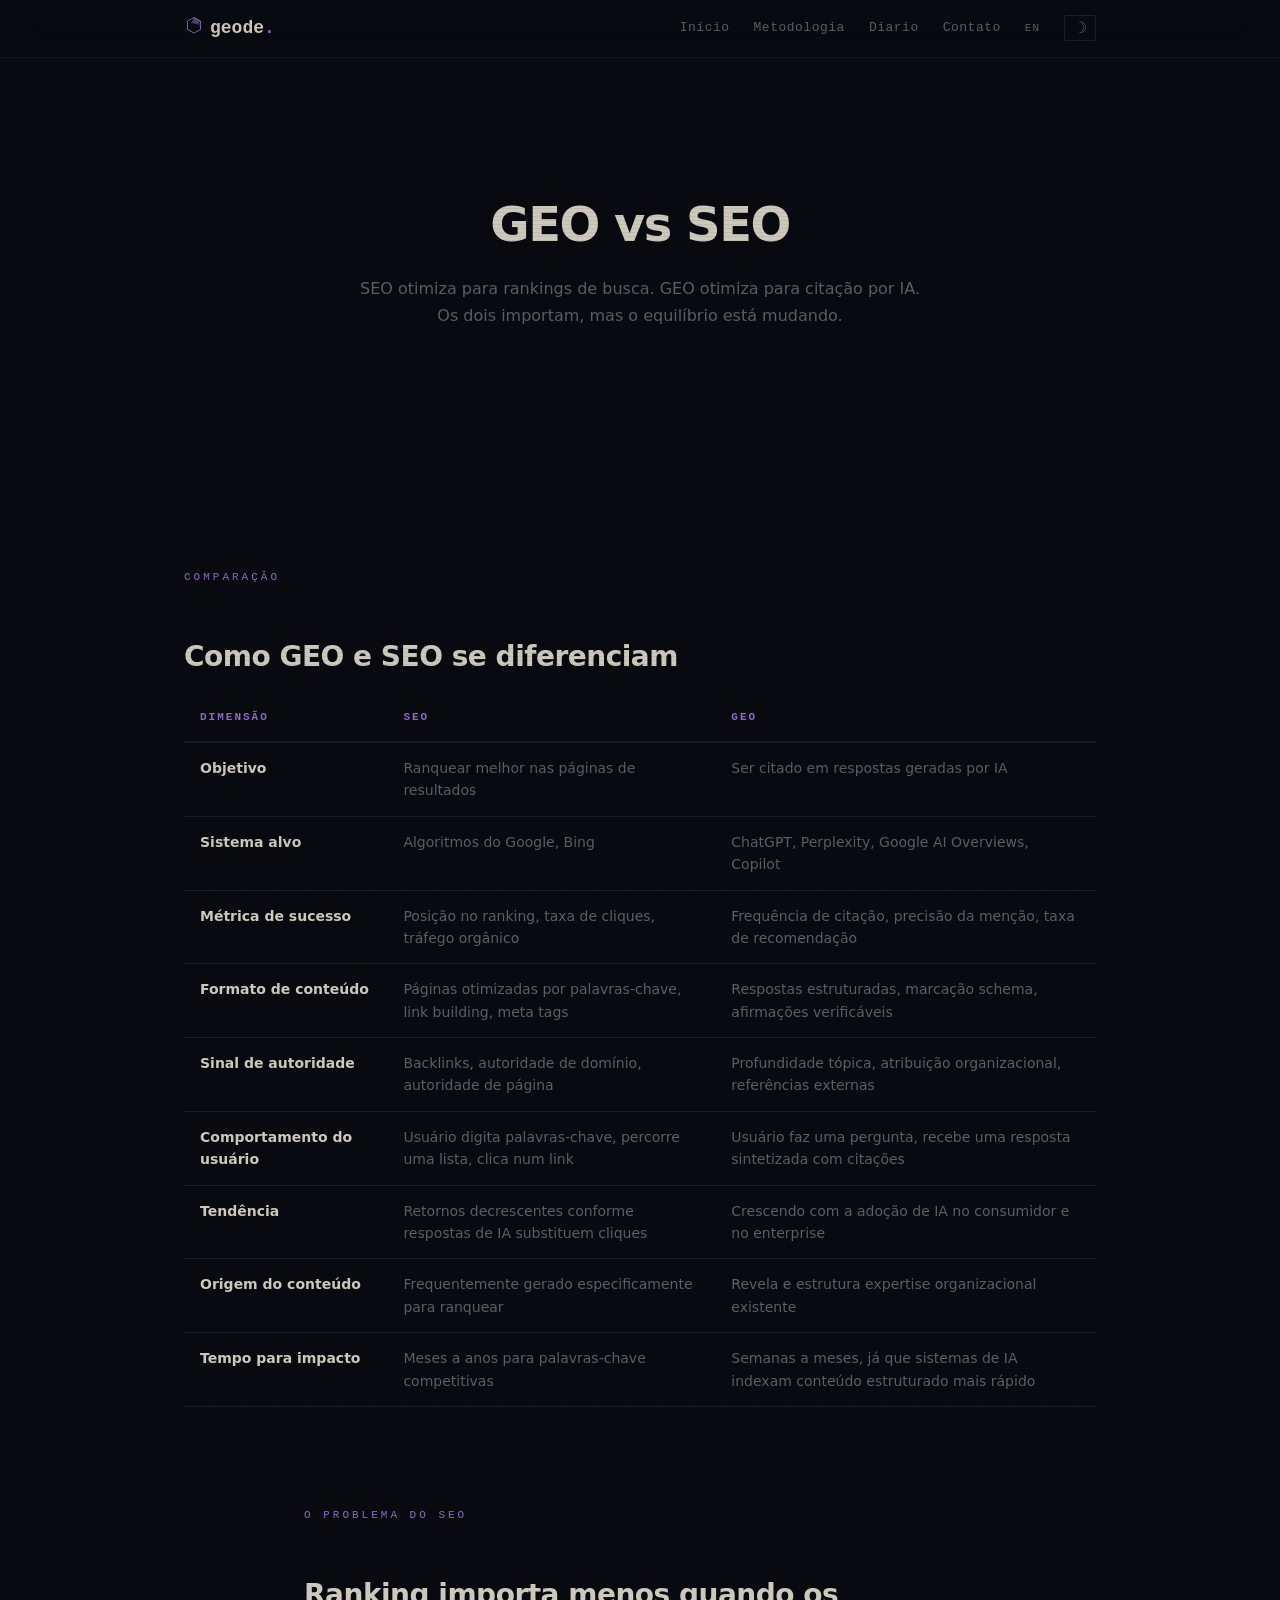
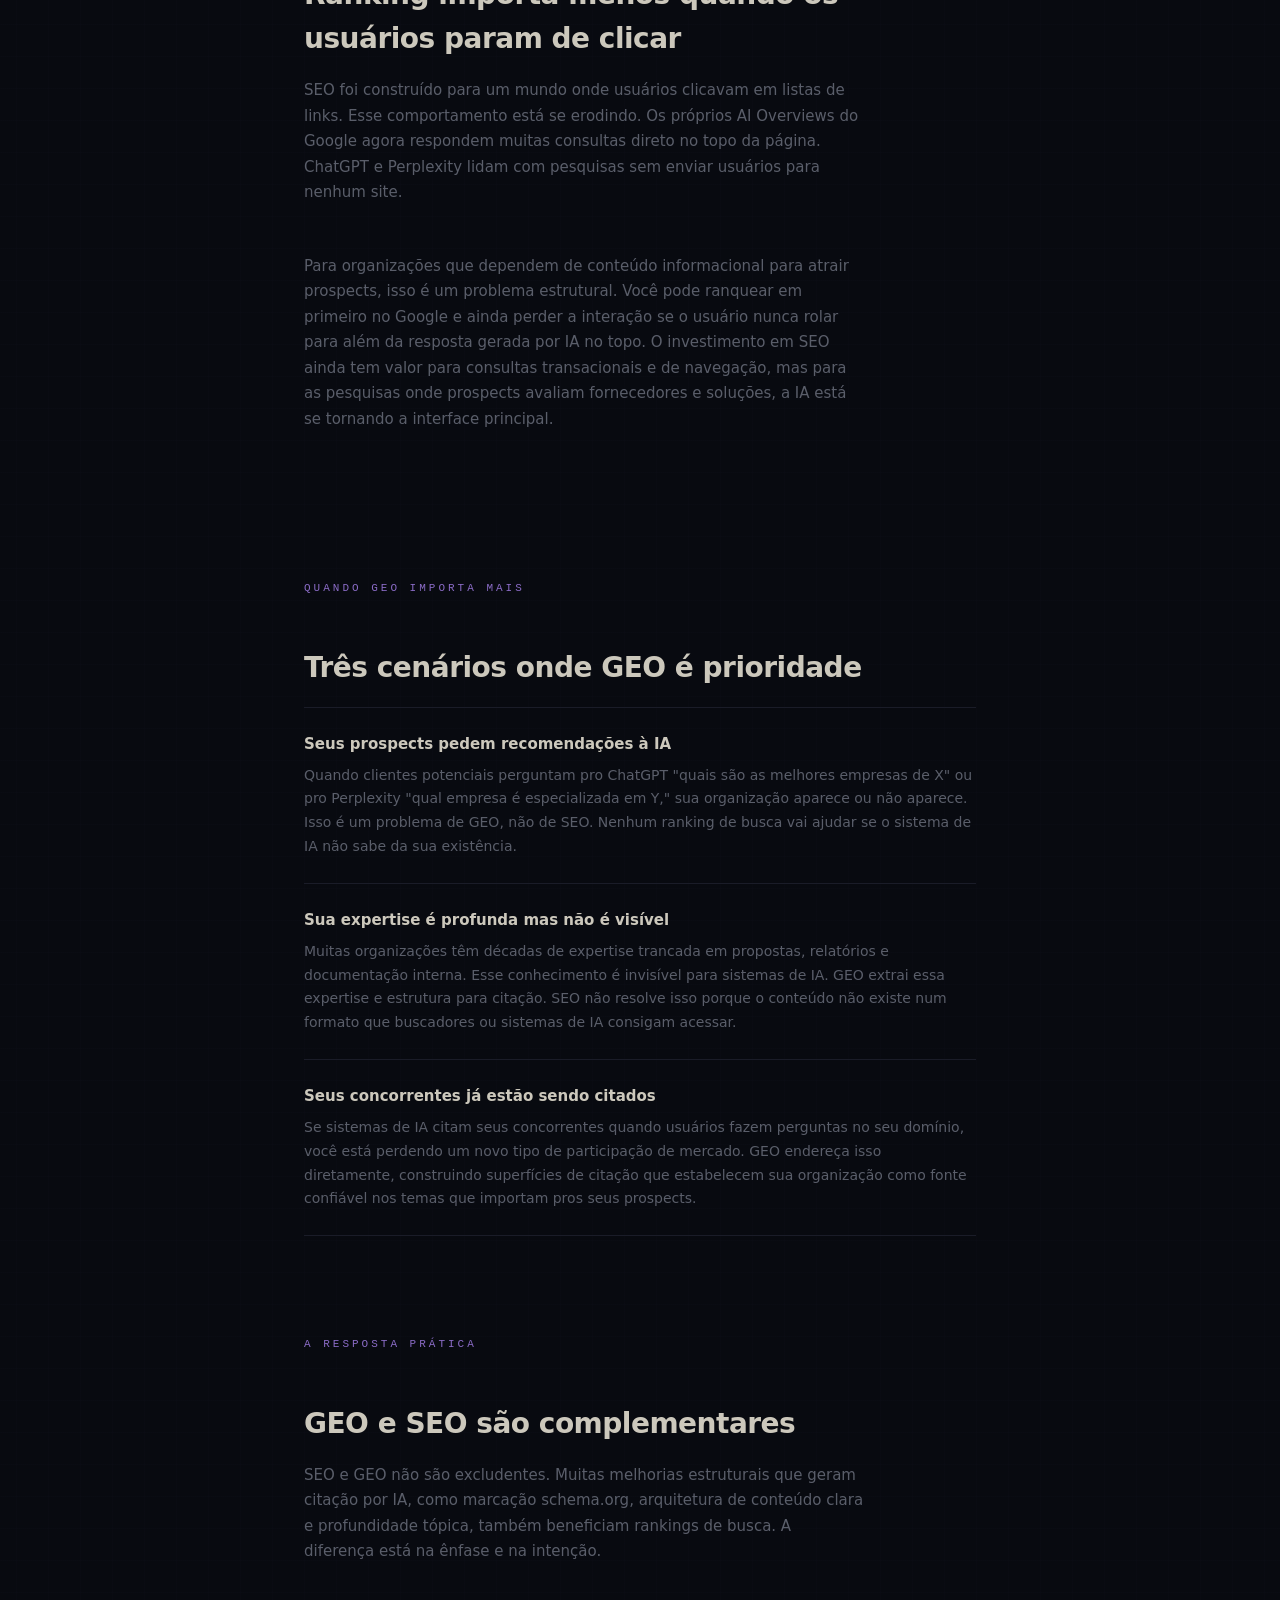
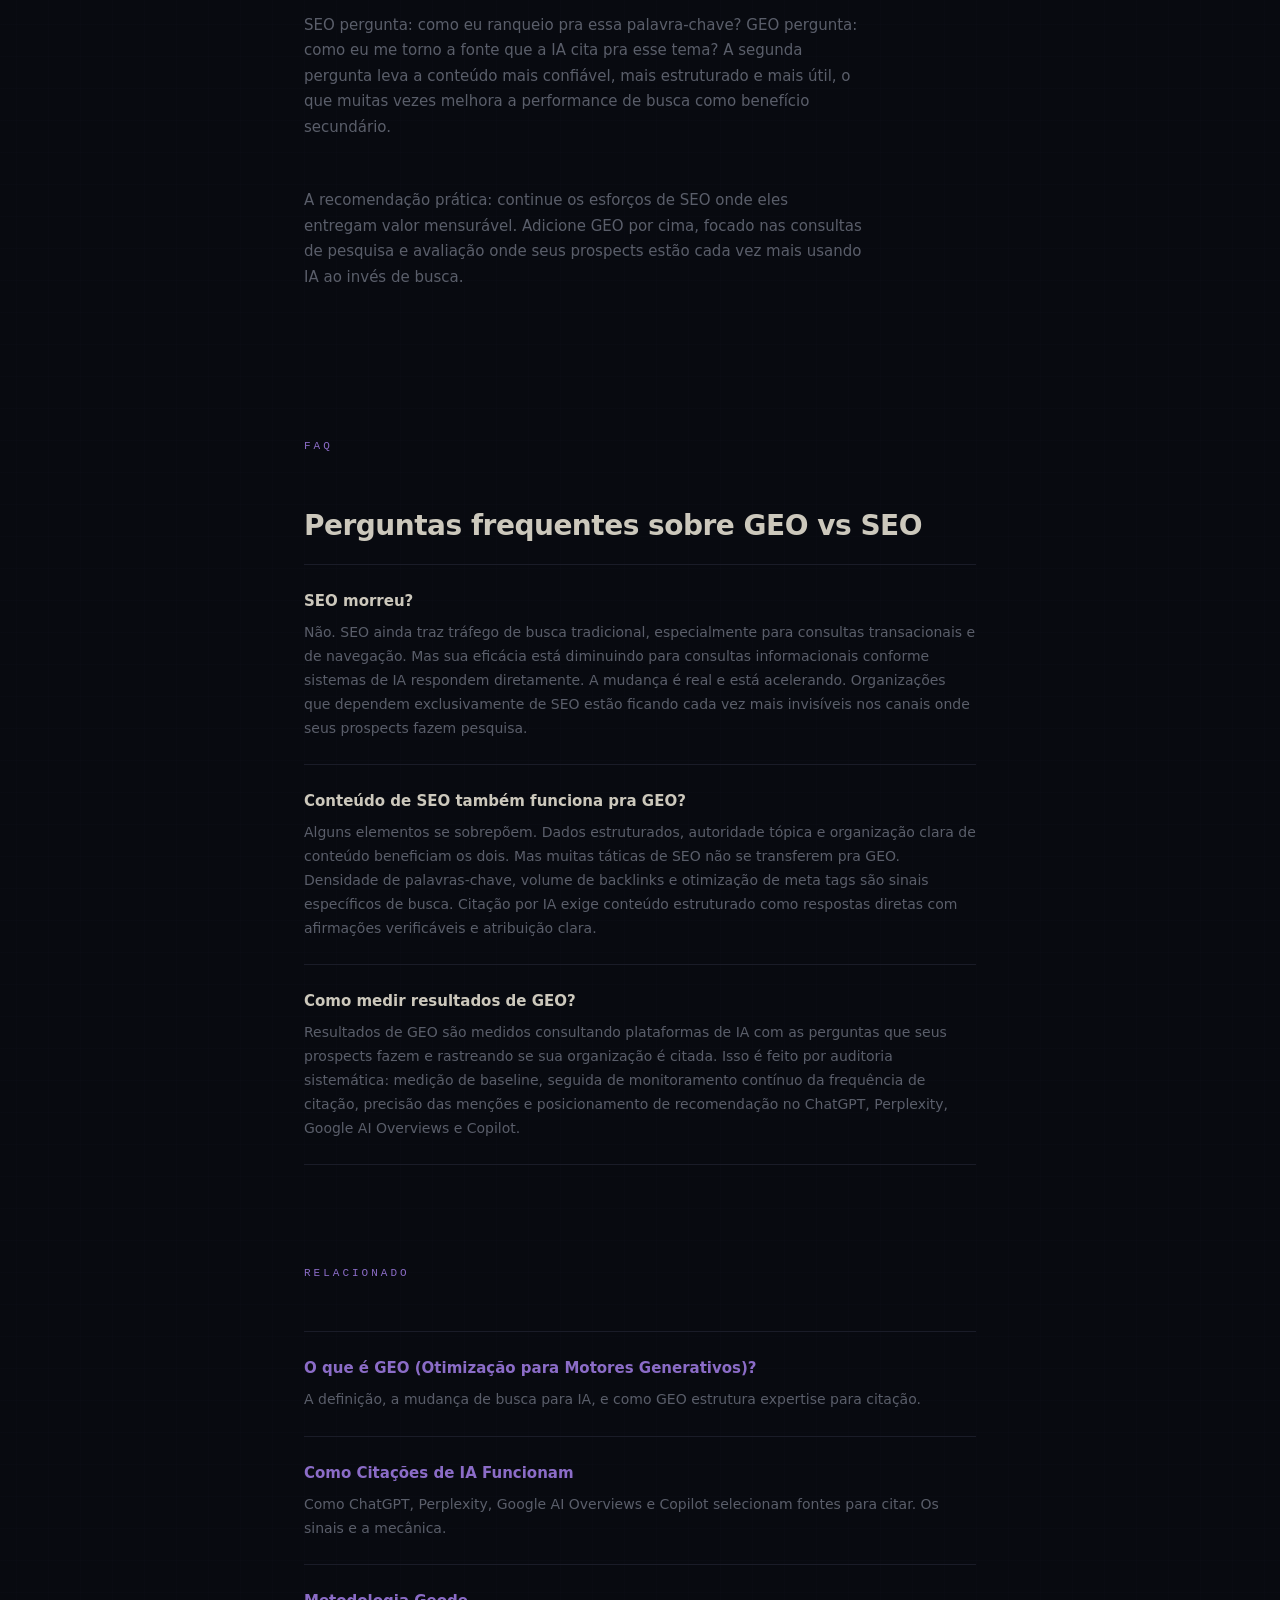
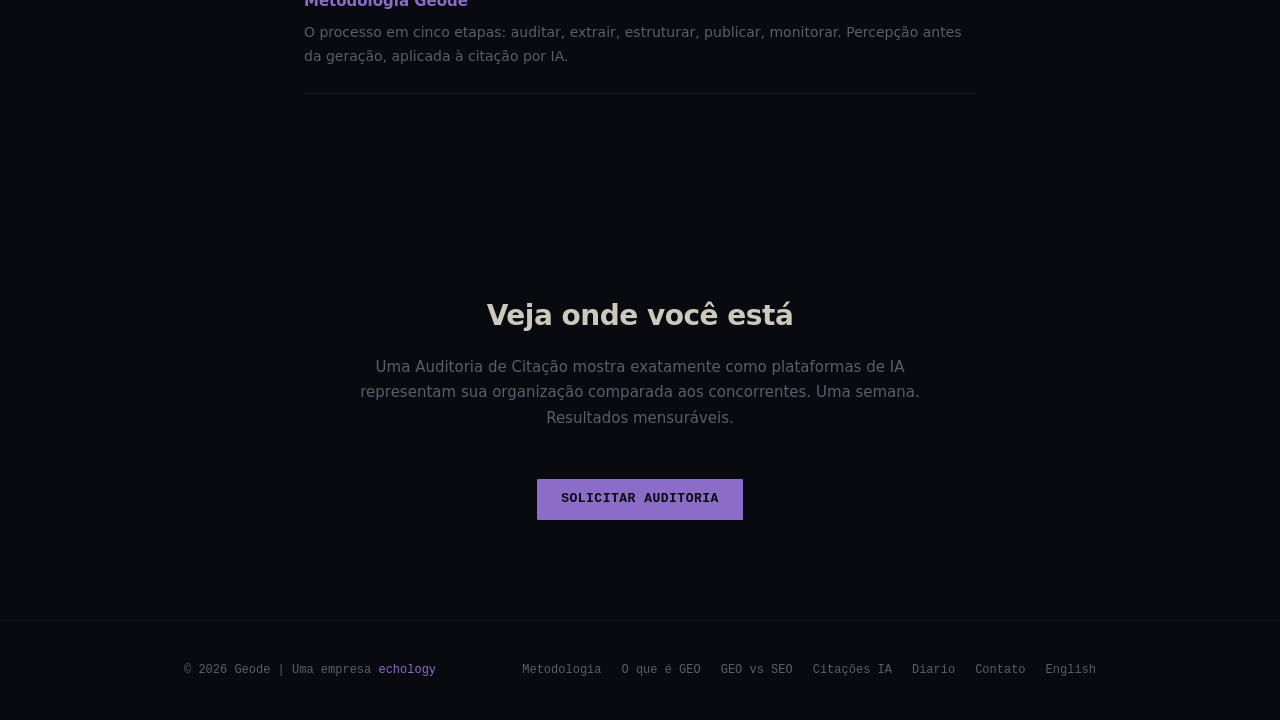
<file: pt/geo-vs-seo.html>
<!DOCTYPE html>
<html lang="pt-BR">
<head>
    <meta charset="UTF-8">
    <meta name="viewport" content="width=device-width, initial-scale=1.0">
    <title>GEO vs SEO: Qual a Diferen&ccedil;a? | Geode</title>
    <meta name="description" content="GEO otimiza para cita&ccedil;&atilde;o por IA. SEO otimiza para rankings de busca. Compare as duas abordagens, entenda quando cada uma importa e por que GEO est&aacute; crescendo com a ado&ccedil;&atilde;o de IA.">
    <meta property="og:title" content="GEO vs SEO: Qual a Diferen&ccedil;a?">
    <meta property="og:description" content="Uma compara&ccedil;&atilde;o direta entre Otimiza&ccedil;&atilde;o para Motores Generativos e Otimiza&ccedil;&atilde;o para Motores de Busca. Quando voc&ecirc; precisa dos dois, quando GEO importa mais.">
    <meta property="og:type" content="article">
    <meta property="og:url" content="https://geode.digital/pt/geo-vs-seo">
    <link rel="canonical" href="https://geode.digital/pt/geo-vs-seo">
    <link rel="alternate" hreflang="en" href="https://geode.digital/geo-vs-seo">
    <link rel="alternate" hreflang="pt-BR" href="https://geode.digital/pt/geo-vs-seo">
    <link rel="icon" type="image/svg+xml" href="/favicon.svg">
    <link rel="stylesheet" href="../style.css">

    <script type="application/ld+json">
    {
        "@context": "https://schema.org",
        "@type": "FAQPage",
        "mainEntity": [
            {
                "@type": "Question",
                "name": "Qual a diferen\u00e7a entre GEO e SEO?",
                "acceptedAnswer": {
                    "@type": "Answer",
                    "text": "SEO (Otimiza\u00e7\u00e3o para Motores de Busca) otimiza conte\u00fado para ranquear melhor em p\u00e1ginas de resultados como o Google. GEO (Otimiza\u00e7\u00e3o para Motores Generativos) otimiza conte\u00fado para ser citado por sistemas de IA como ChatGPT, Perplexity, Google AI Overviews e Microsoft Copilot. SEO foca em algoritmos que ranqueiam links. GEO foca em sistemas de IA que sintetizam respostas e selecionam fontes para citar."
                }
            },
            {
                "@type": "Question",
                "name": "SEO morreu?",
                "acceptedAnswer": {
                    "@type": "Answer",
                    "text": "SEO n\u00e3o morreu, mas sua efic\u00e1cia est\u00e1 diminuindo para muitos tipos de consulta. Conforme sistemas de IA respondem perguntas diretamente, menos usu\u00e1rios clicam em sites a partir dos resultados de busca. Para consultas transacionais e de navega\u00e7\u00e3o, SEO continua relevante. Para consultas informacionais e de pesquisa, onde usu\u00e1rios perguntam a assistentes de IA ao inv\u00e9s de pesquisar no Google, GEO est\u00e1 se tornando a principal estrat\u00e9gia de visibilidade."
                }
            },
            {
                "@type": "Question",
                "name": "Preciso de GEO e SEO ao mesmo tempo?",
                "acceptedAnswer": {
                    "@type": "Answer",
                    "text": "Para a maioria das organiza\u00e7\u00f5es, sim. SEO ainda traz tr\u00e1fego de busca tradicional. GEO garante que voc\u00ea apare\u00e7a em respostas geradas por IA. O equil\u00edbrio depende do seu p\u00fablico. Se seus prospects pesquisam fornecedores e solu\u00e7\u00f5es por assistentes de IA, GEO deve ser prioridade. Se seu tr\u00e1fego vem principalmente de busca direta, SEO continua importante. Os dois s\u00e3o complementares, n\u00e3o excludentes."
                }
            },
            {
                "@type": "Question",
                "name": "Conte\u00fado de SEO tamb\u00e9m funciona para GEO?",
                "acceptedAnswer": {
                    "@type": "Answer",
                    "text": "Algumas boas pr\u00e1ticas de SEO se sobrep\u00f5em ao GEO, como marca\u00e7\u00e3o de dados estruturados e autoridade t\u00f3pica. Por\u00e9m, muitas t\u00e1ticas de SEO n\u00e3o se transferem. Densidade de palavras-chave, volume de backlinks e otimiza\u00e7\u00e3o de meta tags s\u00e3o sinais espec\u00edficos de SEO. GEO exige conte\u00fado estruturado como respostas diretas, afirma\u00e7\u00f5es verific\u00e1veis, marca\u00e7\u00e3o schema.org e atribui\u00e7\u00e3o organizacional clara. Conte\u00fado otimizado apenas para SEO frequentemente n\u00e3o tem a clareza estrutural que sistemas de IA precisam para cit\u00e1-lo."
                }
            }
        ]
    }
    </script>
</head>
<body>

<div id="content">

    <nav>
        <div class="container">
            <a href="/pt/" class="logo"><svg width="20" height="20" viewBox="0 0 160 160" fill="none" style="vertical-align: -3px; margin-right: 6px;"><polygon points="80,12 132,40 132,108 80,136 28,108 28,40" stroke="#8b6cc7" stroke-width="7" fill="none"/><polygon points="80,12 132,40 108,64 62,52" fill="#c4aee8" opacity="0.35"/><polygon points="132,40 132,108 108,64" fill="#8b6cc7" opacity="0.2"/><line x1="62" y1="52" x2="108" y2="64" stroke="#d4c0f0" stroke-width="2.5" opacity="0.5"/><circle cx="62" cy="52" r="3.5" fill="#e0d4f5" opacity="0.6"/><circle cx="108" cy="64" r="3" fill="#d4c0f0" opacity="0.45"/></svg>geode<span>.</span></a>
            <button class="nav-toggle" onclick="document.querySelector('.nav-links').classList.toggle('open')">&#9776;</button>
            <div class="nav-links">
                <a href="/pt/">In&iacute;cio</a>
                <a href="/pt/metodologia.html">Metodologia</a>
                <a href="/pt/construcao.html">Diario</a>
                <a href="/pt/contato.html">Contato</a>
                <a href="/geo-vs-seo" style="font-size: 11px; letter-spacing: 1px;">EN</a>
                <button class="mode-toggle" onclick="toggleMode()" title="Alternar modo claro/escuro" aria-label="Alternar modo claro/escuro">&#9789;</button>
            </div>
        </div>
    </nav>

    <div class="hero">
        <div class="container">
            <h1>GEO vs SEO</h1>
            <p class="sub">SEO otimiza para rankings de busca. GEO otimiza para cita&ccedil;&atilde;o por IA. Os dois importam, mas o equil&iacute;brio est&aacute; mudando.</p>
        </div>
    </div>

    <!-- Tabela de Compara&ccedil;&atilde;o -->
    <div class="page-section">
        <div class="container">
            <p class="section-label">Compara&ccedil;&atilde;o</p>
            <div class="section-lead">Como GEO e SEO se diferenciam</div>
            <div style="overflow-x: auto;">
                <table class="comparison-table">
                    <thead>
                        <tr>
                            <th>Dimens&atilde;o</th>
                            <th>SEO</th>
                            <th>GEO</th>
                        </tr>
                    </thead>
                    <tbody>
                        <tr>
                            <td><strong>Objetivo</strong></td>
                            <td>Ranquear melhor nas p&aacute;ginas de resultados</td>
                            <td>Ser citado em respostas geradas por IA</td>
                        </tr>
                        <tr>
                            <td><strong>Sistema alvo</strong></td>
                            <td>Algoritmos do Google, Bing</td>
                            <td>ChatGPT, Perplexity, Google AI Overviews, Copilot</td>
                        </tr>
                        <tr>
                            <td><strong>M&eacute;trica de sucesso</strong></td>
                            <td>Posi&ccedil;&atilde;o no ranking, taxa de cliques, tr&aacute;fego org&acirc;nico</td>
                            <td>Frequ&ecirc;ncia de cita&ccedil;&atilde;o, precis&atilde;o da men&ccedil;&atilde;o, taxa de recomenda&ccedil;&atilde;o</td>
                        </tr>
                        <tr>
                            <td><strong>Formato de conte&uacute;do</strong></td>
                            <td>P&aacute;ginas otimizadas por palavras-chave, link building, meta tags</td>
                            <td>Respostas estruturadas, marca&ccedil;&atilde;o schema, afirma&ccedil;&otilde;es verific&aacute;veis</td>
                        </tr>
                        <tr>
                            <td><strong>Sinal de autoridade</strong></td>
                            <td>Backlinks, autoridade de dom&iacute;nio, autoridade de p&aacute;gina</td>
                            <td>Profundidade t&oacute;pica, atribui&ccedil;&atilde;o organizacional, refer&ecirc;ncias externas</td>
                        </tr>
                        <tr>
                            <td><strong>Comportamento do usu&aacute;rio</strong></td>
                            <td>Usu&aacute;rio digita palavras-chave, percorre uma lista, clica num link</td>
                            <td>Usu&aacute;rio faz uma pergunta, recebe uma resposta sintetizada com cita&ccedil;&otilde;es</td>
                        </tr>
                        <tr>
                            <td><strong>Tend&ecirc;ncia</strong></td>
                            <td>Retornos decrescentes conforme respostas de IA substituem cliques</td>
                            <td>Crescendo com a ado&ccedil;&atilde;o de IA no consumidor e no enterprise</td>
                        </tr>
                        <tr>
                            <td><strong>Origem do conte&uacute;do</strong></td>
                            <td>Frequentemente gerado especificamente para ranquear</td>
                            <td>Revela e estrutura expertise organizacional existente</td>
                        </tr>
                        <tr>
                            <td><strong>Tempo para impacto</strong></td>
                            <td>Meses a anos para palavras-chave competitivas</td>
                            <td>Semanas a meses, j&aacute; que sistemas de IA indexam conte&uacute;do estruturado mais r&aacute;pido</td>
                        </tr>
                    </tbody>
                </table>
            </div>
        </div>
    </div>

    <!-- Retornos Decrescentes do SEO -->
    <div class="page-section" style="padding-top: 0;">
        <div class="container container--narrow">
            <p class="section-label">O Problema do SEO</p>
            <div class="section-lead">Ranking importa menos quando os usu&aacute;rios param de clicar</div>
            <p class="section-sub">SEO foi constru&iacute;do para um mundo onde usu&aacute;rios clicavam em listas de links. Esse comportamento est&aacute; se erodindo. Os pr&oacute;prios AI Overviews do Google agora respondem muitas consultas direto no topo da p&aacute;gina. ChatGPT e Perplexity lidam com pesquisas sem enviar usu&aacute;rios para nenhum site.</p>
            <p class="section-sub">Para organiza&ccedil;&otilde;es que dependem de conte&uacute;do informacional para atrair prospects, isso &eacute; um problema estrutural. Voc&ecirc; pode ranquear em primeiro no Google e ainda perder a intera&ccedil;&atilde;o se o usu&aacute;rio nunca rolar para al&eacute;m da resposta gerada por IA no topo. O investimento em SEO ainda tem valor para consultas transacionais e de navega&ccedil;&atilde;o, mas para as pesquisas onde prospects avaliam fornecedores e solu&ccedil;&otilde;es, a IA est&aacute; se tornando a interface principal.</p>
        </div>
    </div>

    <!-- Quando GEO Importa Mais -->
    <div class="page-section" style="padding-top: 0;">
        <div class="container container--narrow">
            <p class="section-label">Quando GEO Importa Mais</p>
            <div class="section-lead">Tr&ecirc;s cen&aacute;rios onde GEO &eacute; prioridade</div>
            <div class="faq-list">
                <div class="faq-item">
                    <h3>Seus prospects pedem recomenda&ccedil;&otilde;es &agrave; IA</h3>
                    <p>Quando clientes potenciais perguntam pro ChatGPT "quais s&atilde;o as melhores empresas de X" ou pro Perplexity "qual empresa &eacute; especializada em Y," sua organiza&ccedil;&atilde;o aparece ou n&atilde;o aparece. Isso &eacute; um problema de GEO, n&atilde;o de SEO. Nenhum ranking de busca vai ajudar se o sistema de IA n&atilde;o sabe da sua exist&ecirc;ncia.</p>
                </div>
                <div class="faq-item">
                    <h3>Sua expertise &eacute; profunda mas n&atilde;o &eacute; vis&iacute;vel</h3>
                    <p>Muitas organiza&ccedil;&otilde;es t&ecirc;m d&eacute;cadas de expertise trancada em propostas, relat&oacute;rios e documenta&ccedil;&atilde;o interna. Esse conhecimento &eacute; invis&iacute;vel para sistemas de IA. GEO extrai essa expertise e estrutura para cita&ccedil;&atilde;o. SEO n&atilde;o resolve isso porque o conte&uacute;do n&atilde;o existe num formato que buscadores ou sistemas de IA consigam acessar.</p>
                </div>
                <div class="faq-item">
                    <h3>Seus concorrentes j&aacute; est&atilde;o sendo citados</h3>
                    <p>Se sistemas de IA citam seus concorrentes quando usu&aacute;rios fazem perguntas no seu dom&iacute;nio, voc&ecirc; est&aacute; perdendo um novo tipo de participa&ccedil;&atilde;o de mercado. GEO endere&ccedil;a isso diretamente, construindo superf&iacute;cies de cita&ccedil;&atilde;o que estabelecem sua organiza&ccedil;&atilde;o como fonte confi&aacute;vel nos temas que importam pros seus prospects.</p>
                </div>
            </div>
        </div>
    </div>

    <!-- Quando Voc&ecirc; Precisa dos Dois -->
    <div class="page-section" style="padding-top: 0;">
        <div class="container container--narrow">
            <p class="section-label">A Resposta Pr&aacute;tica</p>
            <div class="section-lead">GEO e SEO s&atilde;o complementares</div>
            <p class="section-sub">SEO e GEO n&atilde;o s&atilde;o excludentes. Muitas melhorias estruturais que geram cita&ccedil;&atilde;o por IA, como marca&ccedil;&atilde;o schema.org, arquitetura de conte&uacute;do clara e profundidade t&oacute;pica, tamb&eacute;m beneficiam rankings de busca. A diferen&ccedil;a est&aacute; na &ecirc;nfase e na inten&ccedil;&atilde;o.</p>
            <p class="section-sub">SEO pergunta: como eu ranqueio pra essa palavra-chave? GEO pergunta: como eu me torno a fonte que a IA cita pra esse tema? A segunda pergunta leva a conte&uacute;do mais confi&aacute;vel, mais estruturado e mais &uacute;til, o que muitas vezes melhora a performance de busca como benef&iacute;cio secund&aacute;rio.</p>
            <p class="section-sub">A recomenda&ccedil;&atilde;o pr&aacute;tica: continue os esfor&ccedil;os de SEO onde eles entregam valor mensur&aacute;vel. Adicione GEO por cima, focado nas consultas de pesquisa e avalia&ccedil;&atilde;o onde seus prospects est&atilde;o cada vez mais usando IA ao inv&eacute;s de busca.</p>
        </div>
    </div>

    <!-- FAQ -->
    <div class="page-section" style="padding-top: 0;">
        <div class="container container--narrow">
            <p class="section-label">FAQ</p>
            <div class="section-lead">Perguntas frequentes sobre GEO vs SEO</div>
            <div class="faq-list">
                <div class="faq-item">
                    <h3>SEO morreu?</h3>
                    <p>N&atilde;o. SEO ainda traz tr&aacute;fego de busca tradicional, especialmente para consultas transacionais e de navega&ccedil;&atilde;o. Mas sua efic&aacute;cia est&aacute; diminuindo para consultas informacionais conforme sistemas de IA respondem diretamente. A mudan&ccedil;a &eacute; real e est&aacute; acelerando. Organiza&ccedil;&otilde;es que dependem exclusivamente de SEO est&atilde;o ficando cada vez mais invis&iacute;veis nos canais onde seus prospects fazem pesquisa.</p>
                </div>
                <div class="faq-item">
                    <h3>Conte&uacute;do de SEO tamb&eacute;m funciona pra GEO?</h3>
                    <p>Alguns elementos se sobrep&otilde;em. Dados estruturados, autoridade t&oacute;pica e organiza&ccedil;&atilde;o clara de conte&uacute;do beneficiam os dois. Mas muitas t&aacute;ticas de SEO n&atilde;o se transferem pra GEO. Densidade de palavras-chave, volume de backlinks e otimiza&ccedil;&atilde;o de meta tags s&atilde;o sinais espec&iacute;ficos de busca. Cita&ccedil;&atilde;o por IA exige conte&uacute;do estruturado como respostas diretas com afirma&ccedil;&otilde;es verific&aacute;veis e atribui&ccedil;&atilde;o clara.</p>
                </div>
                <div class="faq-item">
                    <h3>Como medir resultados de GEO?</h3>
                    <p>Resultados de GEO s&atilde;o medidos consultando plataformas de IA com as perguntas que seus prospects fazem e rastreando se sua organiza&ccedil;&atilde;o &eacute; citada. Isso &eacute; feito por auditoria sistem&aacute;tica: medi&ccedil;&atilde;o de baseline, seguida de monitoramento cont&iacute;nuo da frequ&ecirc;ncia de cita&ccedil;&atilde;o, precis&atilde;o das men&ccedil;&otilde;es e posicionamento de recomenda&ccedil;&atilde;o no ChatGPT, Perplexity, Google AI Overviews e Copilot.</p>
                </div>
            </div>
        </div>
    </div>

    <!-- Relacionado -->
    <div class="page-section" style="padding-top: 0;">
        <div class="container container--narrow">
            <p class="section-label">Relacionado</p>
            <div class="faq-list">
                <div class="faq-item">
                    <h3><a href="/pt/o-que-e-geo.html">O que é GEO (Otimização para Motores Generativos)?</a></h3>
                    <p>A definição, a mudança de busca para IA, e como GEO estrutura expertise para citação.</p>
                </div>
                <div class="faq-item">
                    <h3><a href="/pt/como-citacoes-ia-funcionam.html">Como Citações de IA Funcionam</a></h3>
                    <p>Como ChatGPT, Perplexity, Google AI Overviews e Copilot selecionam fontes para citar. Os sinais e a mecânica.</p>
                </div>
                <div class="faq-item">
                    <h3><a href="/pt/metodologia.html">Metodologia Geode</a></h3>
                    <p>O processo em cinco etapas: auditar, extrair, estruturar, publicar, monitorar. Percepção antes da geração, aplicada à citação por IA.</p>
                </div>
            </div>
        </div>
    </div>

    <!-- CTA -->
    <div class="page-section" style="text-align: center;">
        <div class="container container--narrow">
            <div class="section-lead">Veja onde voc&ecirc; est&aacute;</div>
            <p class="section-sub" style="margin-left: auto; margin-right: auto;">Uma Auditoria de Cita&ccedil;&atilde;o mostra exatamente como plataformas de IA representam sua organiza&ccedil;&atilde;o comparada aos concorrentes. Uma semana. Resultados mensur&aacute;veis.</p>
            <a href="/pt/contato.html" class="btn btn-primary">Solicitar Auditoria</a>
        </div>
    </div>

    <footer>
        <div class="container">
            <div class="copy">&copy; 2026 Geode | Uma empresa <a href="https://echology.io">echology</a></div>
            <div class="footer-links">
                <a href="/pt/metodologia.html">Metodologia</a>
                <a href="/pt/o-que-e-geo.html">O que é GEO</a>
                <a href="/pt/geo-vs-seo.html">GEO vs SEO</a>
                <a href="/pt/como-citacoes-ia-funcionam.html">Citações IA</a>
                <a href="/pt/construcao.html">Diario</a>
                <a href="/pt/contato.html">Contato</a>
                <a href="/">English</a>
            </div>
        </div>
    </footer>

</div>

<script>
function toggleMode() {
    document.body.classList.toggle('light');
    localStorage.setItem('mode', document.body.classList.contains('light') ? 'light' : 'dark');
}
if (localStorage.getItem('mode') === 'light') document.body.classList.add('light');
</script>

</body>
</html>
</file>
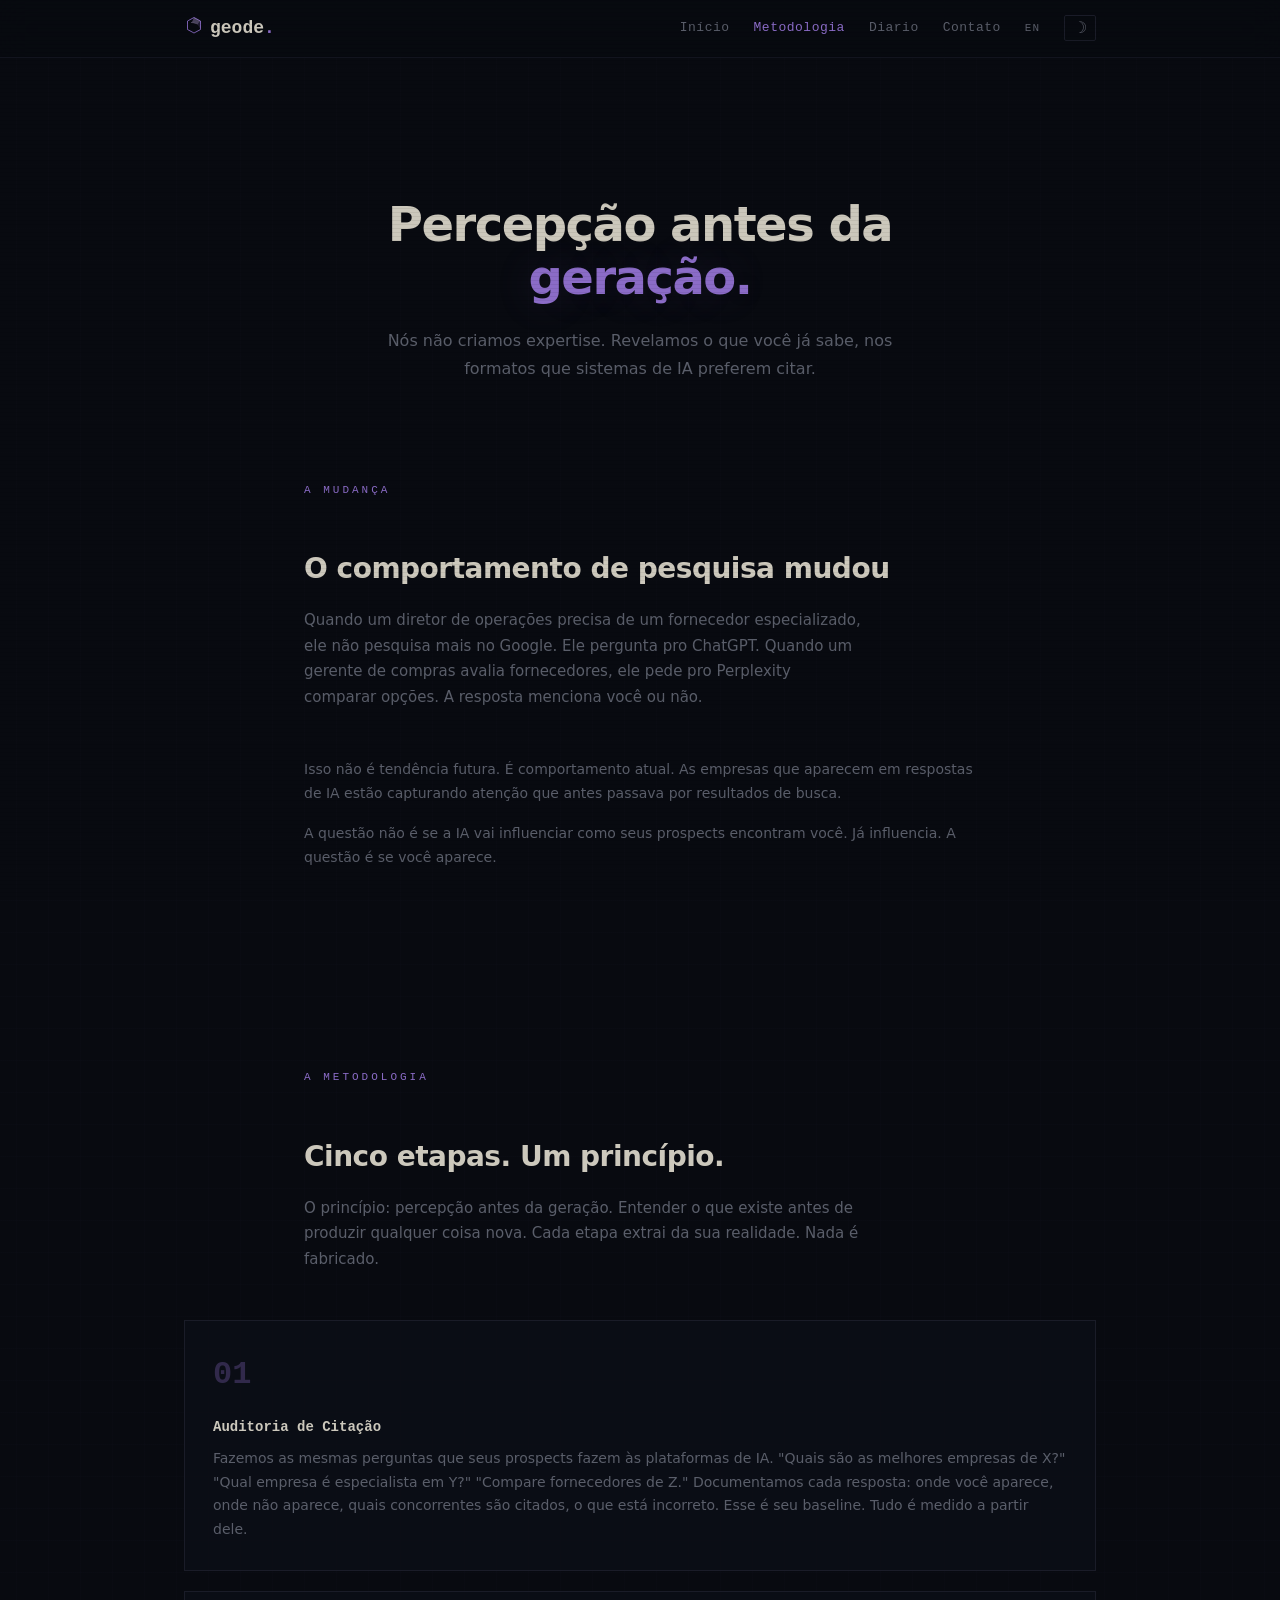
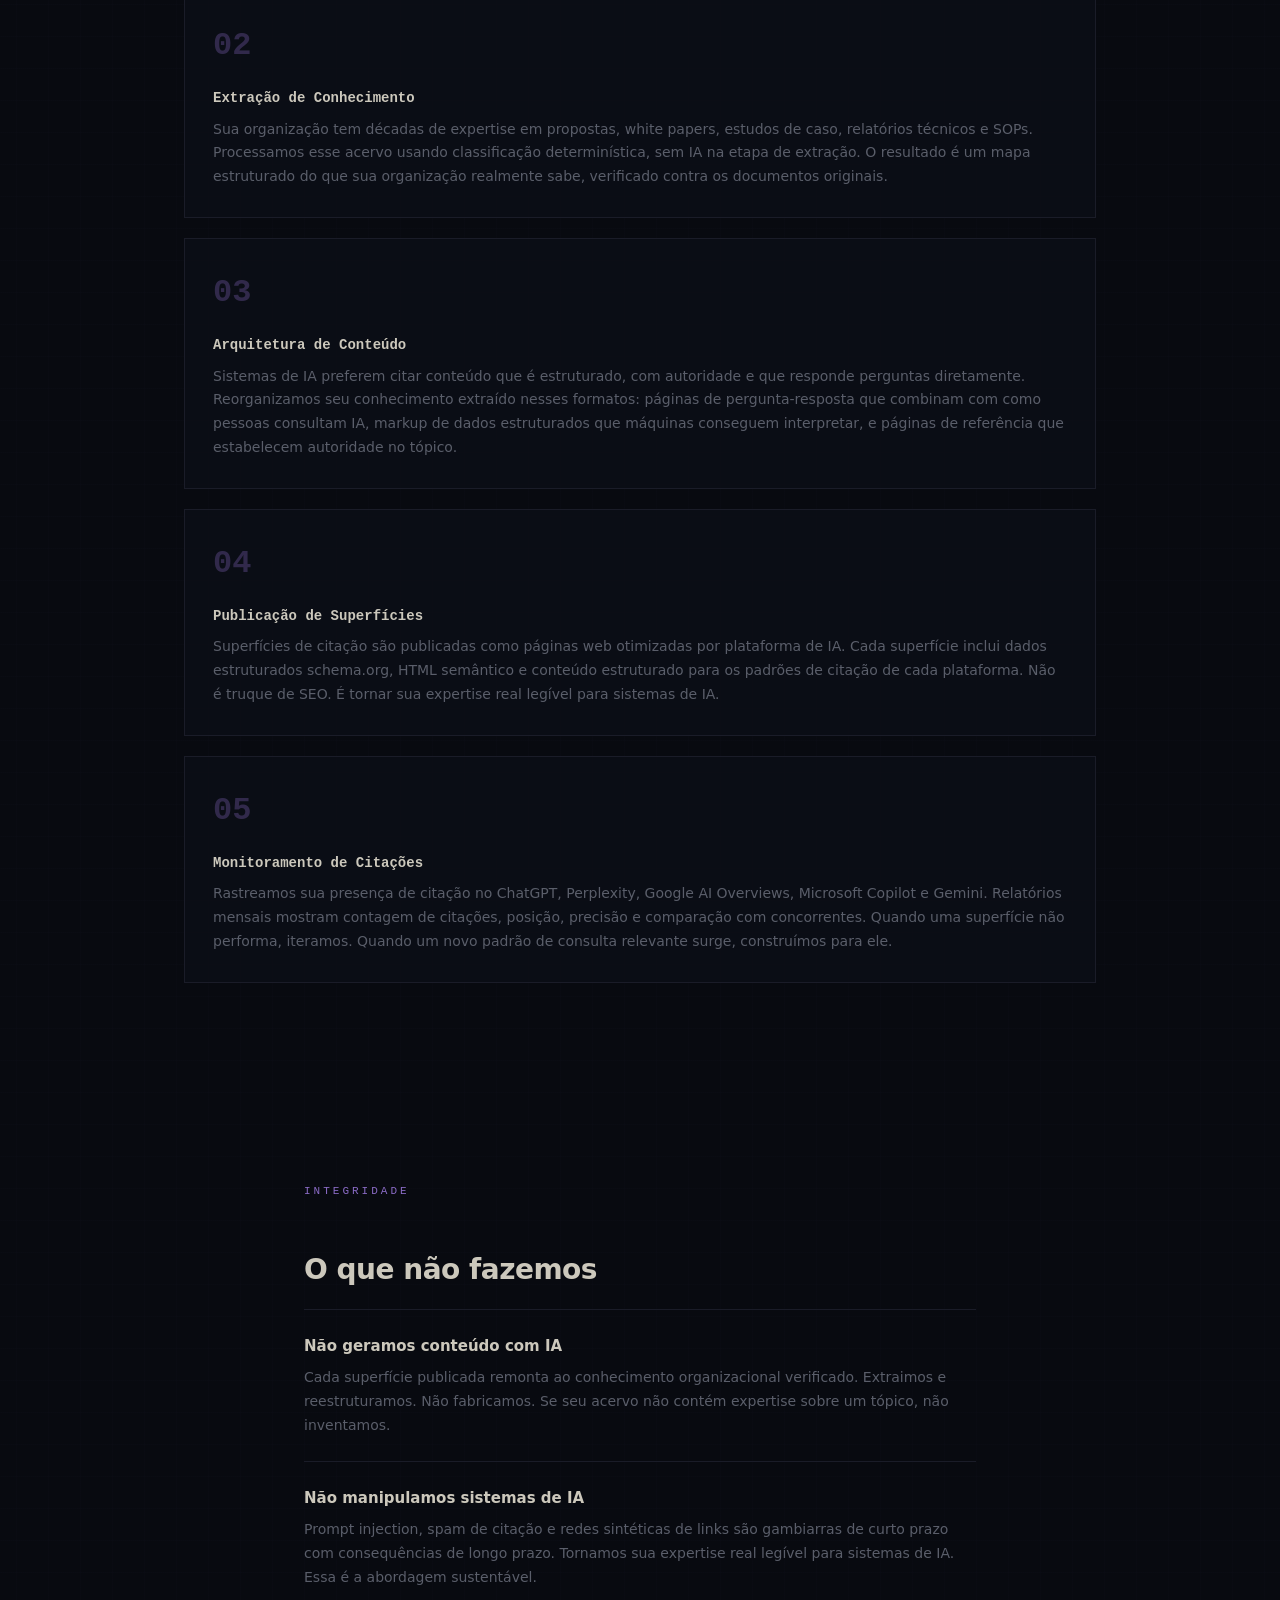
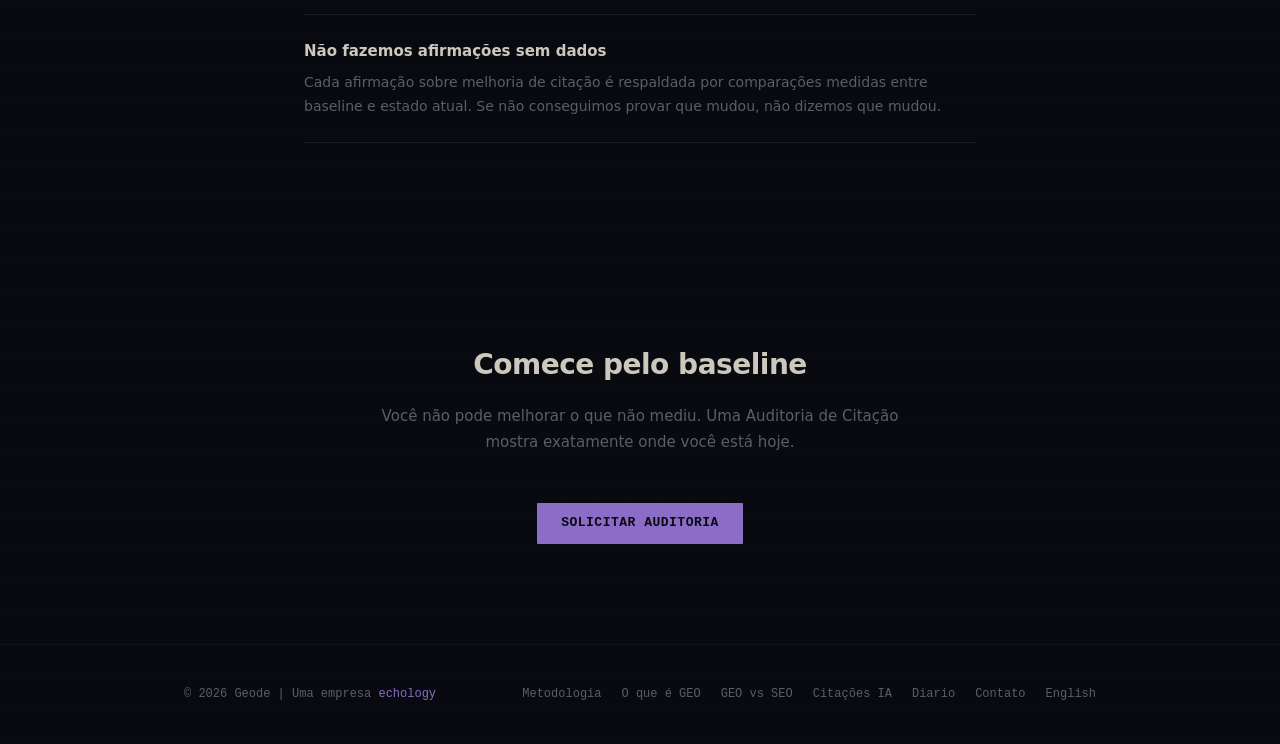
<file: pt/metodologia.html>
<!DOCTYPE html>
<html lang="pt-BR">
<head>
    <meta charset="UTF-8">
    <meta name="viewport" content="width=device-width, initial-scale=1.0">
    <title>Metodologia | Geode</title>
    <meta name="description" content="Como funciona a metodologia GEO da Geode: extrair expertise organizacional existente, estruturar para cita&ccedil;&atilde;o por IA, publicar superf&iacute;cies otimizadas e monitorar resultados no ChatGPT, Perplexity, Google AI e Copilot.">
    <meta property="og:title" content="Metodologia GEO | Geode">
    <meta property="og:description" content="Extrair, estruturar, publicar, monitorar. Como a Geode torna sua expertise cit&aacute;vel por sistemas de IA.">
    <meta property="og:type" content="website">
    <link rel="canonical" href="https://geode.digital/pt/metodologia">
    <link rel="alternate" hreflang="en" href="https://geode.digital/methodology">
    <link rel="alternate" hreflang="pt-BR" href="https://geode.digital/pt/metodologia">
    <link rel="icon" type="image/svg+xml" href="/favicon.svg">
    <link rel="stylesheet" href="../style.css">

    <script type="application/ld+json">
    {
        "@context": "https://schema.org",
        "@type": "HowTo",
        "name": "Como funciona a Otimiza\u00e7\u00e3o para Motores Generativos (GEO)",
        "description": "Metodologia de cinco etapas da Geode para tornar expertise organizacional cit\u00e1vel por sistemas de IA.",
        "step": [
            {
                "@type": "HowToStep",
                "name": "Auditoria de Cita\u00e7\u00e3o",
                "text": "Consultar plataformas de IA com as perguntas que seus prospects fazem. Estabelecer baseline: onde voc\u00ea \u00e9 citado, onde est\u00e1 ausente, onde concorrentes aparecem."
            },
            {
                "@type": "HowToStep",
                "name": "Extra\u00e7\u00e3o de Conhecimento",
                "text": "Processar o acervo documental usando classifica\u00e7\u00e3o determin\u00edstica para identificar conhecimento cit\u00e1vel a partir de propostas, white papers, SOPs e estudos de caso."
            },
            {
                "@type": "HowToStep",
                "name": "Arquitetura de Conte\u00fado",
                "text": "Estruturar o conhecimento extra\u00eddo nos formatos que sistemas de IA preferem: pares pergunta-resposta, dados estruturados, p\u00e1ginas de refer\u00eancia."
            },
            {
                "@type": "HowToStep",
                "name": "Publica\u00e7\u00e3o de Superf\u00edcies",
                "text": "Publicar p\u00e1ginas web otimizadas para cita\u00e7\u00e3o com markup schema.org, estrutura sem\u00e2ntica clara e otimiza\u00e7\u00e3o espec\u00edfica por plataforma."
            },
            {
                "@type": "HowToStep",
                "name": "Monitoramento de Cita\u00e7\u00f5es",
                "text": "Rastrear presen\u00e7a de cita\u00e7\u00e3o no ChatGPT, Perplexity, Google AI Overviews, Microsoft Copilot e Gemini. Medir melhoria contra o baseline."
            }
        ]
    }
    </script>
</head>
<body>

<div id="content">

    <nav>
        <div class="container">
            <a href="/pt/" class="logo"><svg width="20" height="20" viewBox="0 0 160 160" fill="none" style="vertical-align: -3px; margin-right: 6px;"><polygon points="80,12 132,40 132,108 80,136 28,108 28,40" stroke="#8b6cc7" stroke-width="7" fill="none"/><polygon points="80,12 132,40 108,64 62,52" fill="#c4aee8" opacity="0.35"/><polygon points="132,40 132,108 108,64" fill="#8b6cc7" opacity="0.2"/><line x1="62" y1="52" x2="108" y2="64" stroke="#d4c0f0" stroke-width="2.5" opacity="0.5"/><circle cx="62" cy="52" r="3.5" fill="#e0d4f5" opacity="0.6"/><circle cx="108" cy="64" r="3" fill="#d4c0f0" opacity="0.45"/></svg>geode<span>.</span></a>
            <button class="nav-toggle" onclick="document.querySelector('.nav-links').classList.toggle('open')">&#9776;</button>
            <div class="nav-links">
                <a href="/pt/">In&iacute;cio</a>
                <a href="/pt/metodologia.html" class="active">Metodologia</a>
                <a href="/pt/construcao.html">Diario</a>
                <a href="/pt/contato.html">Contato</a>
                <a href="/methodology" style="font-size: 11px; letter-spacing: 1px;">EN</a>
                <button class="mode-toggle" onclick="toggleMode()" title="Alternar modo claro/escuro" aria-label="Alternar modo claro/escuro">&#9789;</button>
            </div>
        </div>
    </nav>

    <div class="hero" style="padding-bottom: 60px;">
        <div class="container container--narrow">
            <h1>Percep&ccedil;&atilde;o antes da<br><span>gera&ccedil;&atilde;o.</span></h1>
            <p class="sub">N&oacute;s n&atilde;o criamos expertise. Revelamos o que voc&ecirc; j&aacute; sabe, nos formatos que sistemas de IA preferem citar.</p>
        </div>
    </div>

    <!-- A mudan&ccedil;a -->
    <div class="page-section" style="padding-top: 0;">
        <div class="container container--narrow">
            <p class="section-label">A Mudan&ccedil;a</p>
            <div class="section-lead">O comportamento de pesquisa mudou</div>
            <p class="section-sub">Quando um diretor de opera&ccedil;&otilde;es precisa de um fornecedor especializado, ele n&atilde;o pesquisa mais no Google. Ele pergunta pro ChatGPT. Quando um gerente de compras avalia fornecedores, ele pede pro Perplexity comparar op&ccedil;&otilde;es. A resposta menciona voc&ecirc; ou n&atilde;o.</p>
            <p style="font-size: 14px; color: var(--muted); line-height: 1.7; font-family: -apple-system, BlinkMacSystemFont, 'Segoe UI', system-ui, sans-serif; margin-bottom: 16px;">Isso n&atilde;o &eacute; tend&ecirc;ncia futura. &Eacute; comportamento atual. As empresas que aparecem em respostas de IA est&atilde;o capturando aten&ccedil;&atilde;o que antes passava por resultados de busca.</p>
            <p style="font-size: 14px; color: var(--muted); line-height: 1.7; font-family: -apple-system, BlinkMacSystemFont, 'Segoe UI', system-ui, sans-serif;">A quest&atilde;o n&atilde;o &eacute; se a IA vai influenciar como seus prospects encontram voc&ecirc;. J&aacute; influencia. A quest&atilde;o &eacute; se voc&ecirc; aparece.</p>
        </div>
    </div>

    <!-- Metodologia -->
    <div class="page-section">
        <div class="container container--narrow">
            <p class="section-label">A Metodologia</p>
            <div class="section-lead">Cinco etapas. Um princ&iacute;pio.</div>
            <p class="section-sub">O princ&iacute;pio: percep&ccedil;&atilde;o antes da gera&ccedil;&atilde;o. Entender o que existe antes de produzir qualquer coisa nova. Cada etapa extrai da sua realidade. Nada &eacute; fabricado.</p>
        </div>
        <div class="container">
            <div class="process-grid" style="grid-template-columns: 1fr;">
                <div class="process-step">
                    <h4>Auditoria de Cita&ccedil;&atilde;o</h4>
                    <p>Fazemos as mesmas perguntas que seus prospects fazem &agrave;s plataformas de IA. "Quais s&atilde;o as melhores empresas de X?" "Qual empresa &eacute; especialista em Y?" "Compare fornecedores de Z." Documentamos cada resposta: onde voc&ecirc; aparece, onde n&atilde;o aparece, quais concorrentes s&atilde;o citados, o que est&aacute; incorreto. Esse &eacute; seu baseline. Tudo &eacute; medido a partir dele.</p>
                </div>
                <div class="process-step">
                    <h4>Extra&ccedil;&atilde;o de Conhecimento</h4>
                    <p>Sua organiza&ccedil;&atilde;o tem d&eacute;cadas de expertise em propostas, white papers, estudos de caso, relat&oacute;rios t&eacute;cnicos e SOPs. Processamos esse acervo usando classifica&ccedil;&atilde;o determin&iacute;stica, sem IA na etapa de extra&ccedil;&atilde;o. O resultado &eacute; um mapa estruturado do que sua organiza&ccedil;&atilde;o realmente sabe, verificado contra os documentos originais.</p>
                </div>
                <div class="process-step">
                    <h4>Arquitetura de Conte&uacute;do</h4>
                    <p>Sistemas de IA preferem citar conte&uacute;do que &eacute; estruturado, com autoridade e que responde perguntas diretamente. Reorganizamos seu conhecimento extra&iacute;do nesses formatos: p&aacute;ginas de pergunta-resposta que combinam com como pessoas consultam IA, markup de dados estruturados que m&aacute;quinas conseguem interpretar, e p&aacute;ginas de refer&ecirc;ncia que estabelecem autoridade no t&oacute;pico.</p>
                </div>
                <div class="process-step">
                    <h4>Publica&ccedil;&atilde;o de Superf&iacute;cies</h4>
                    <p>Superf&iacute;cies de cita&ccedil;&atilde;o s&atilde;o publicadas como p&aacute;ginas web otimizadas por plataforma de IA. Cada superf&iacute;cie inclui dados estruturados schema.org, HTML sem&acirc;ntico e conte&uacute;do estruturado para os padr&otilde;es de cita&ccedil;&atilde;o de cada plataforma. N&atilde;o &eacute; truque de SEO. &Eacute; tornar sua expertise real leg&iacute;vel para sistemas de IA.</p>
                </div>
                <div class="process-step">
                    <h4>Monitoramento de Cita&ccedil;&otilde;es</h4>
                    <p>Rastreamos sua presen&ccedil;a de cita&ccedil;&atilde;o no ChatGPT, Perplexity, Google AI Overviews, Microsoft Copilot e Gemini. Relat&oacute;rios mensais mostram contagem de cita&ccedil;&otilde;es, posi&ccedil;&atilde;o, precis&atilde;o e compara&ccedil;&atilde;o com concorrentes. Quando uma superf&iacute;cie n&atilde;o performa, iteramos. Quando um novo padr&atilde;o de consulta relevante surge, constru&iacute;mos para ele.</p>
                </div>
            </div>
        </div>
    </div>

    <!-- O que n&atilde;o fazemos -->
    <div class="page-section">
        <div class="container container--narrow">
            <p class="section-label">Integridade</p>
            <div class="section-lead">O que n&atilde;o fazemos</div>
            <div class="faq-list">
                <div class="faq-item">
                    <h3>N&atilde;o geramos conte&uacute;do com IA</h3>
                    <p>Cada superf&iacute;cie publicada remonta ao conhecimento organizacional verificado. Extraimos e reestruturamos. N&atilde;o fabricamos. Se seu acervo n&atilde;o cont&eacute;m expertise sobre um t&oacute;pico, n&atilde;o inventamos.</p>
                </div>
                <div class="faq-item">
                    <h3>N&atilde;o manipulamos sistemas de IA</h3>
                    <p>Prompt injection, spam de cita&ccedil;&atilde;o e redes sint&eacute;ticas de links s&atilde;o gambiarras de curto prazo com consequ&ecirc;ncias de longo prazo. Tornamos sua expertise real leg&iacute;vel para sistemas de IA. Essa &eacute; a abordagem sustent&aacute;vel.</p>
                </div>
                <div class="faq-item">
                    <h3>N&atilde;o fazemos afirma&ccedil;&otilde;es sem dados</h3>
                    <p>Cada afirma&ccedil;&atilde;o sobre melhoria de cita&ccedil;&atilde;o &eacute; respaldada por compara&ccedil;&otilde;es medidas entre baseline e estado atual. Se n&atilde;o conseguimos provar que mudou, n&atilde;o dizemos que mudou.</p>
                </div>
            </div>
        </div>
    </div>

    <!-- CTA -->
    <div class="page-section" style="text-align: center;">
        <div class="container container--narrow">
            <div class="section-lead">Comece pelo baseline</div>
            <p class="section-sub" style="margin-left: auto; margin-right: auto;">Voc&ecirc; n&atilde;o pode melhorar o que n&atilde;o mediu. Uma Auditoria de Cita&ccedil;&atilde;o mostra exatamente onde voc&ecirc; est&aacute; hoje.</p>
            <a href="/pt/contato.html" class="btn btn-primary">Solicitar Auditoria</a>
        </div>
    </div>

    <footer>
        <div class="container">
            <div class="copy">&copy; 2026 Geode | Uma empresa <a href="https://echology.io">echology</a></div>
            <div class="footer-links">
                <a href="/pt/metodologia.html">Metodologia</a>
                <a href="/pt/o-que-e-geo.html">O que é GEO</a>
                <a href="/pt/geo-vs-seo.html">GEO vs SEO</a>
                <a href="/pt/como-citacoes-ia-funcionam.html">Citações IA</a>
                <a href="/pt/construcao.html">Diario</a>
                <a href="/pt/contato.html">Contato</a>
                <a href="/">English</a>
            </div>
        </div>
    </footer>

</div>

<script>
function toggleMode() {
    document.body.classList.toggle('light');
    localStorage.setItem('mode', document.body.classList.contains('light') ? 'light' : 'dark');
}
if (localStorage.getItem('mode') === 'light') document.body.classList.add('light');
</script>

</body>
</html>
</file>
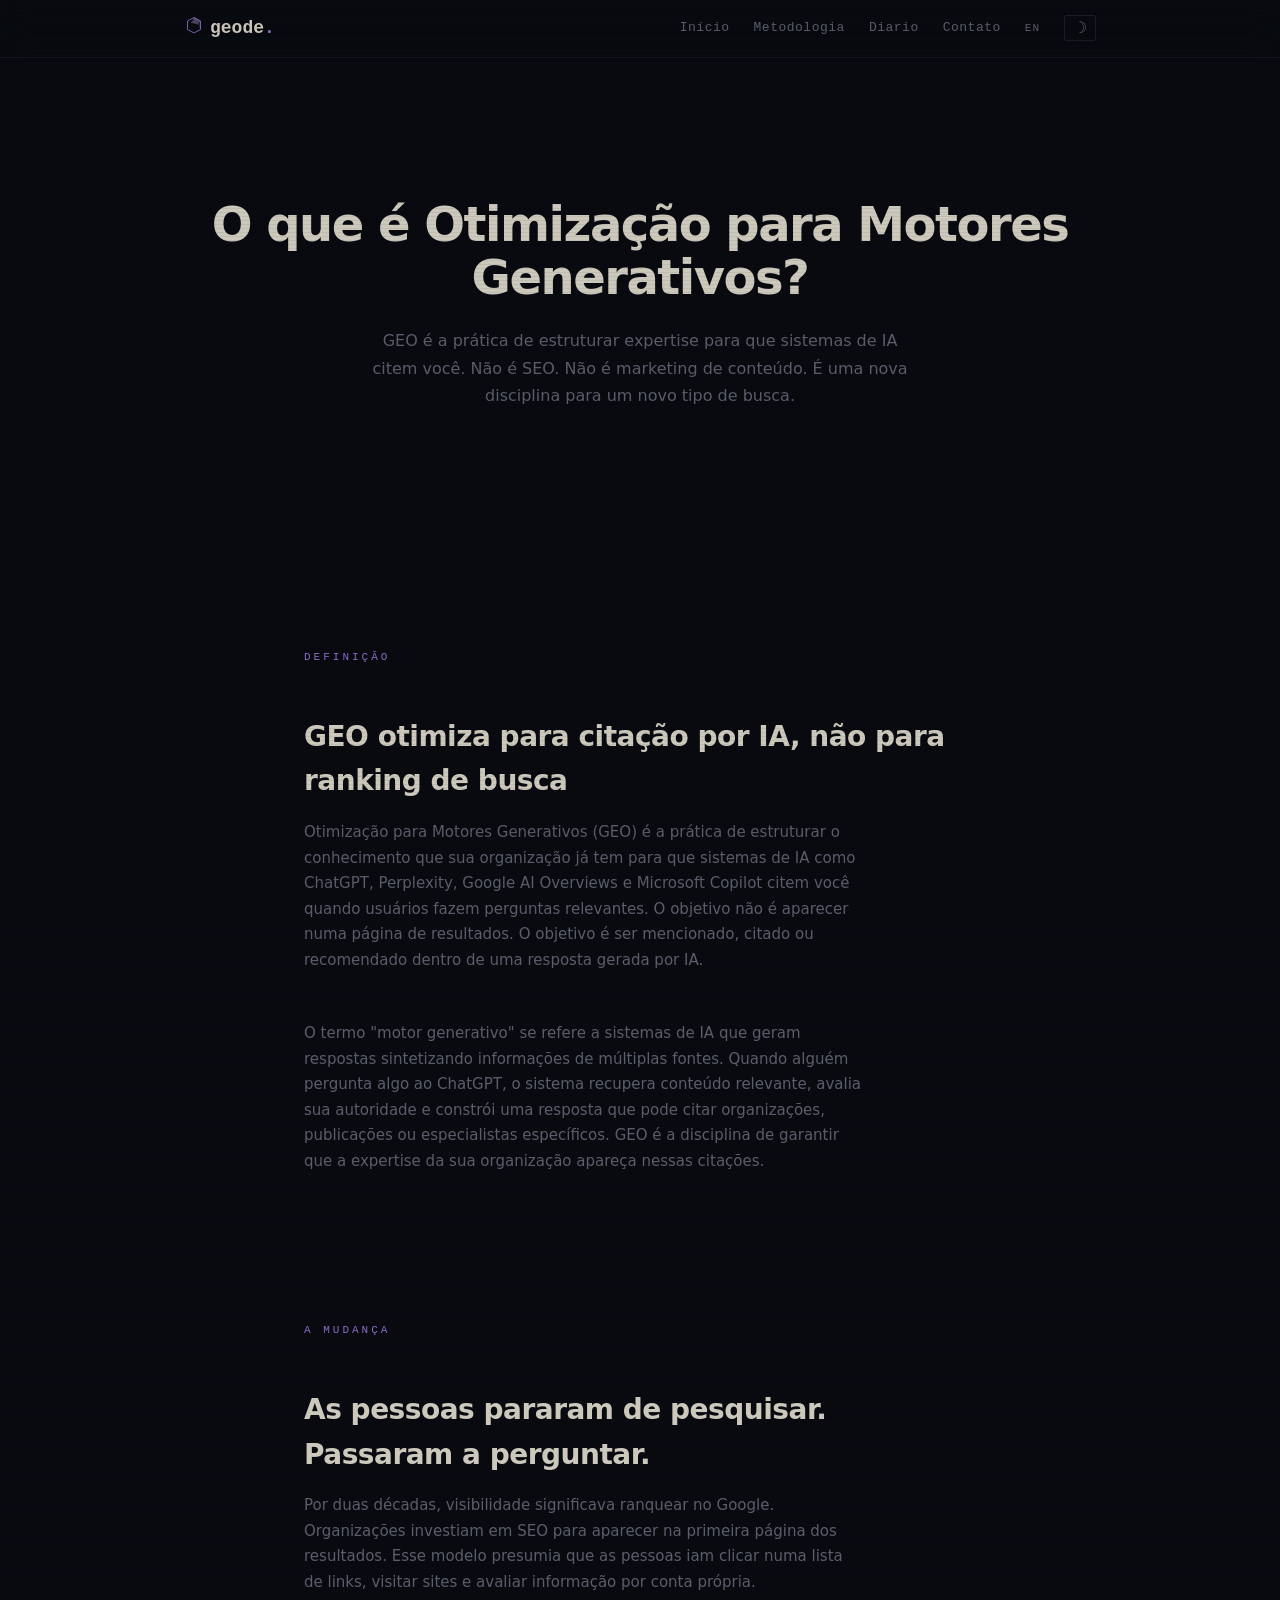
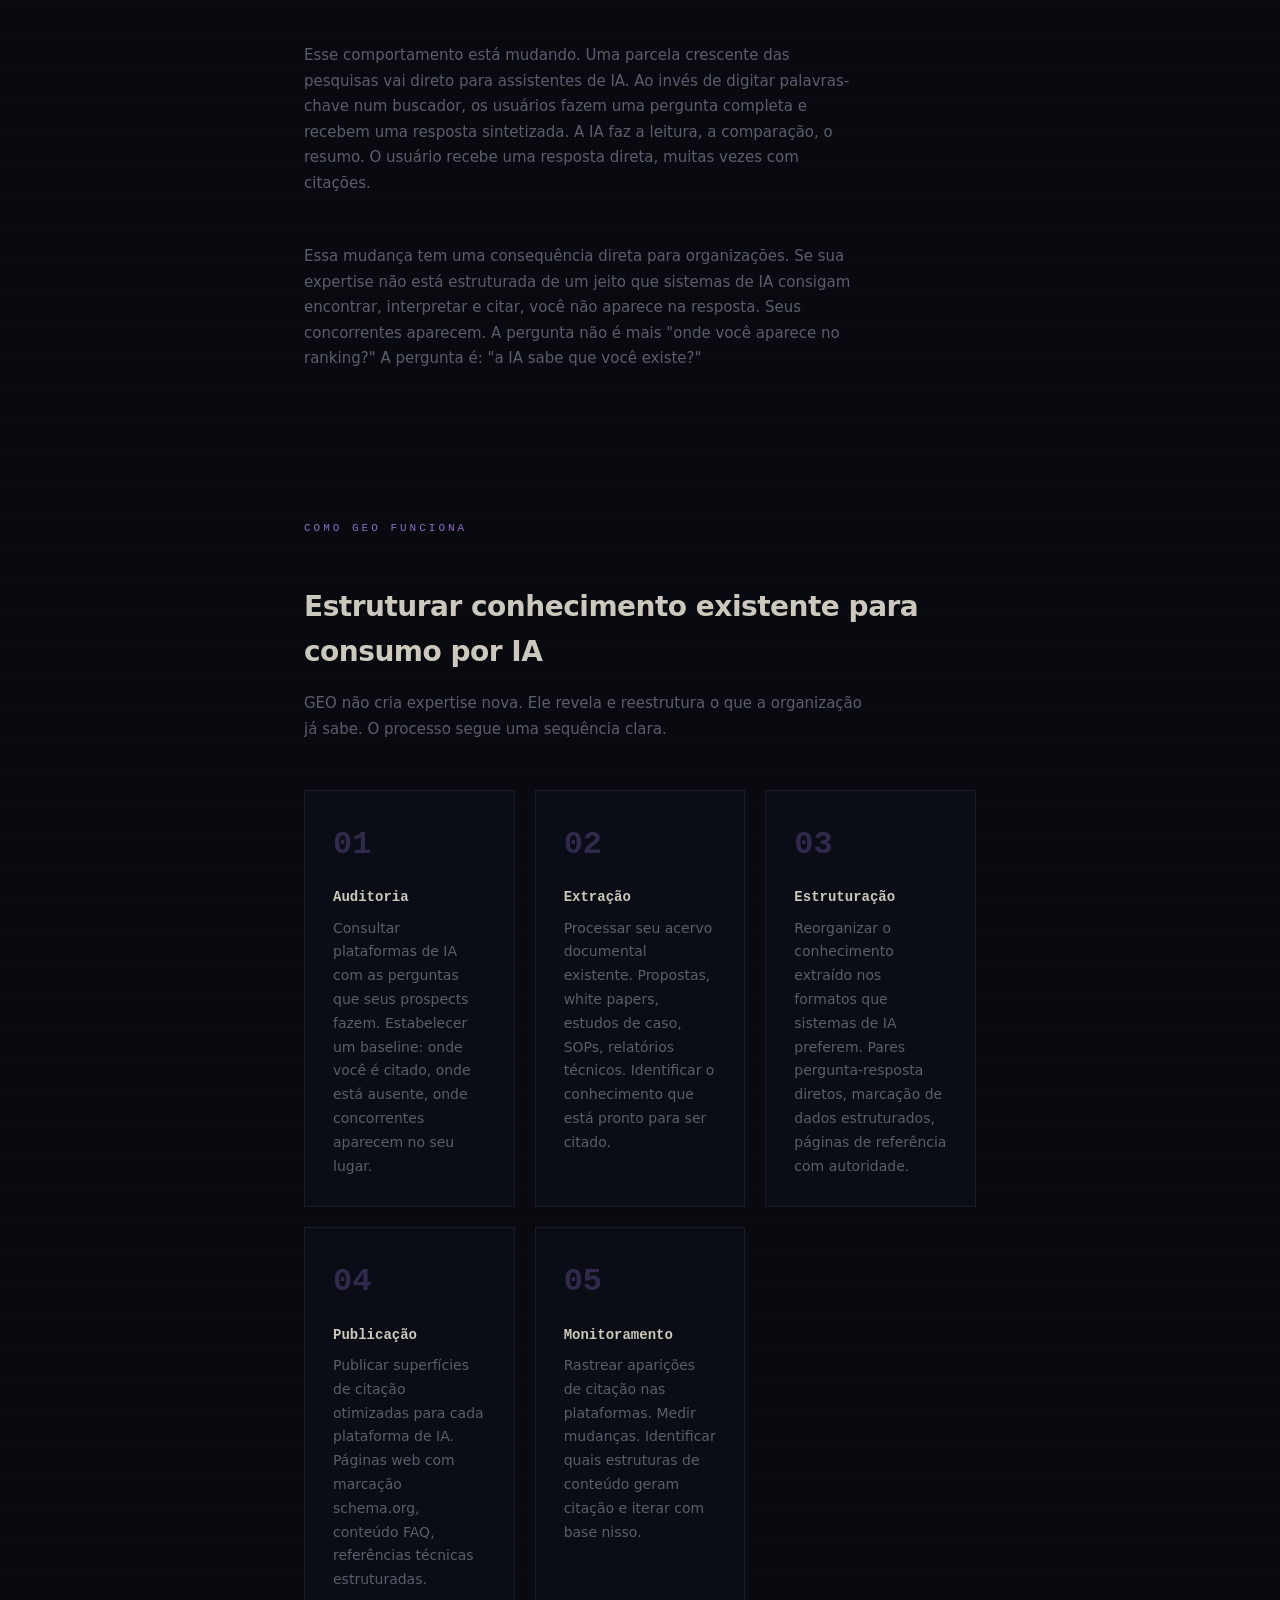
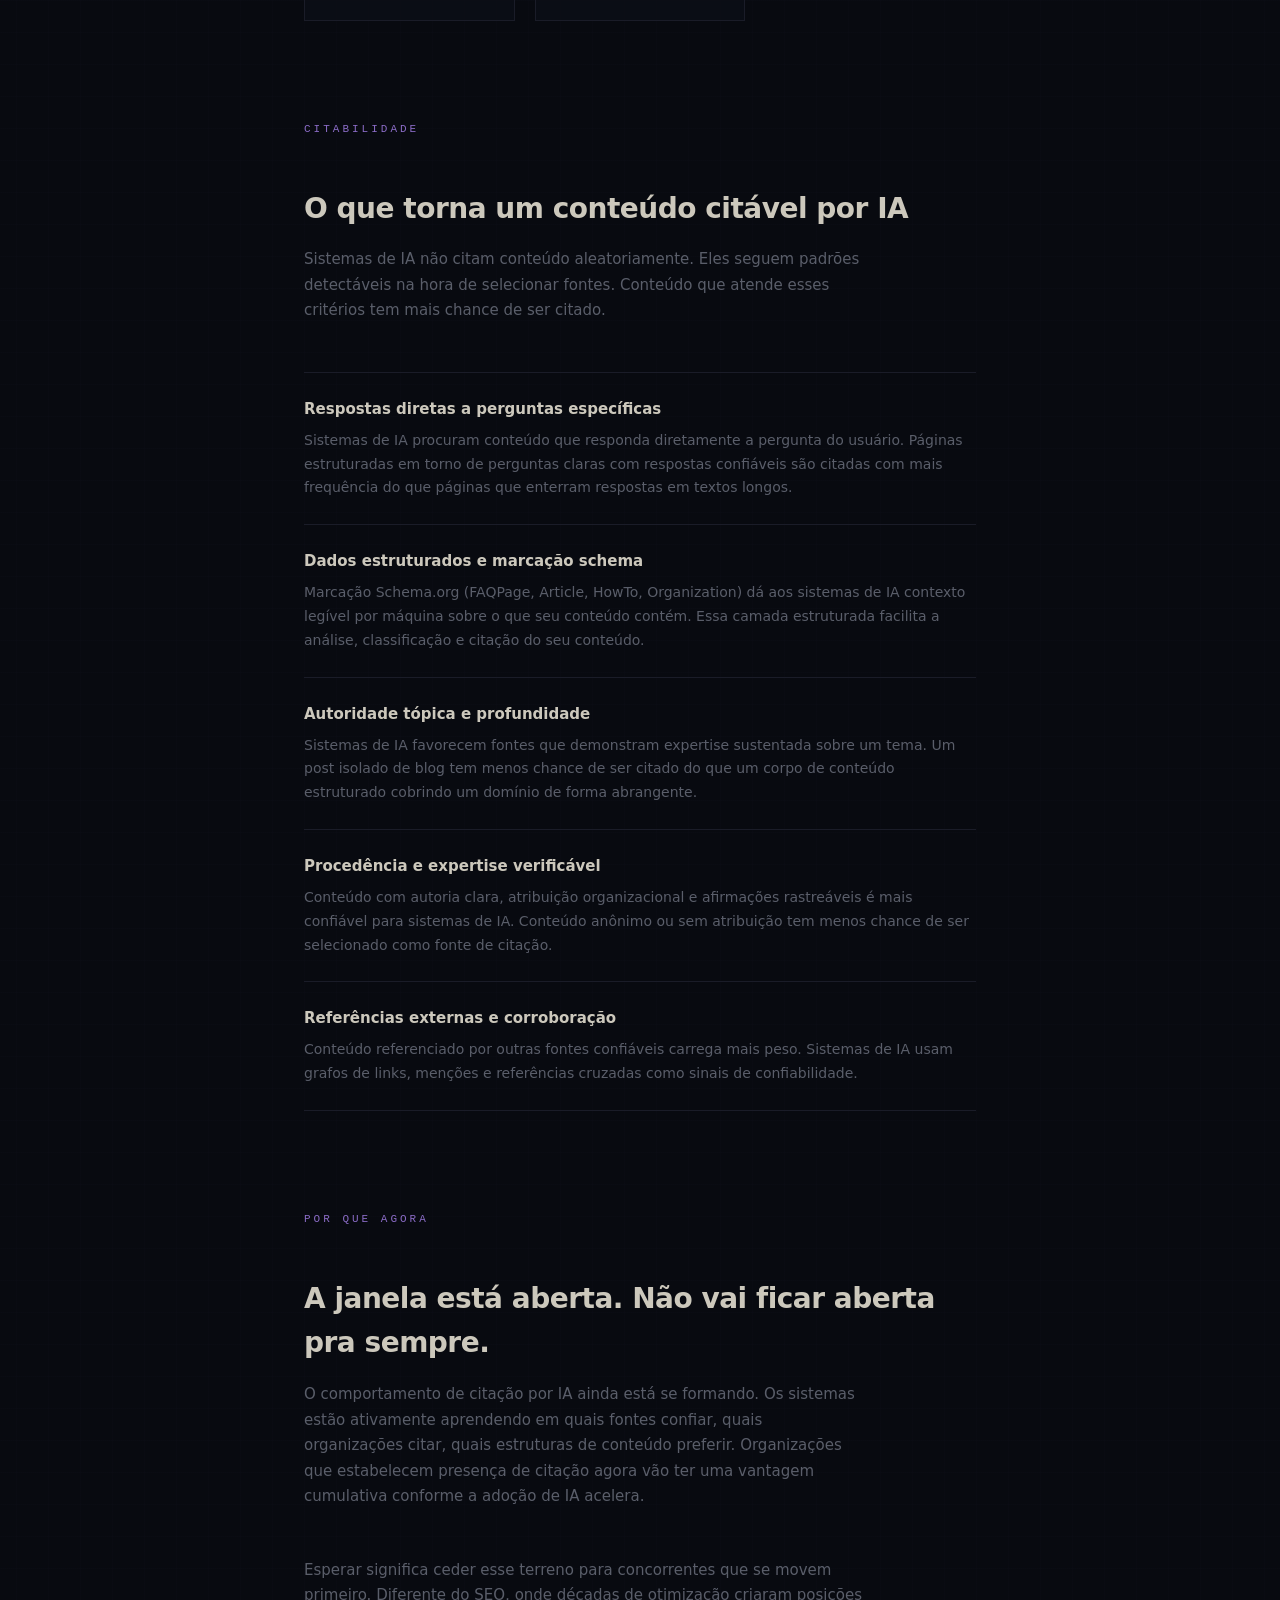
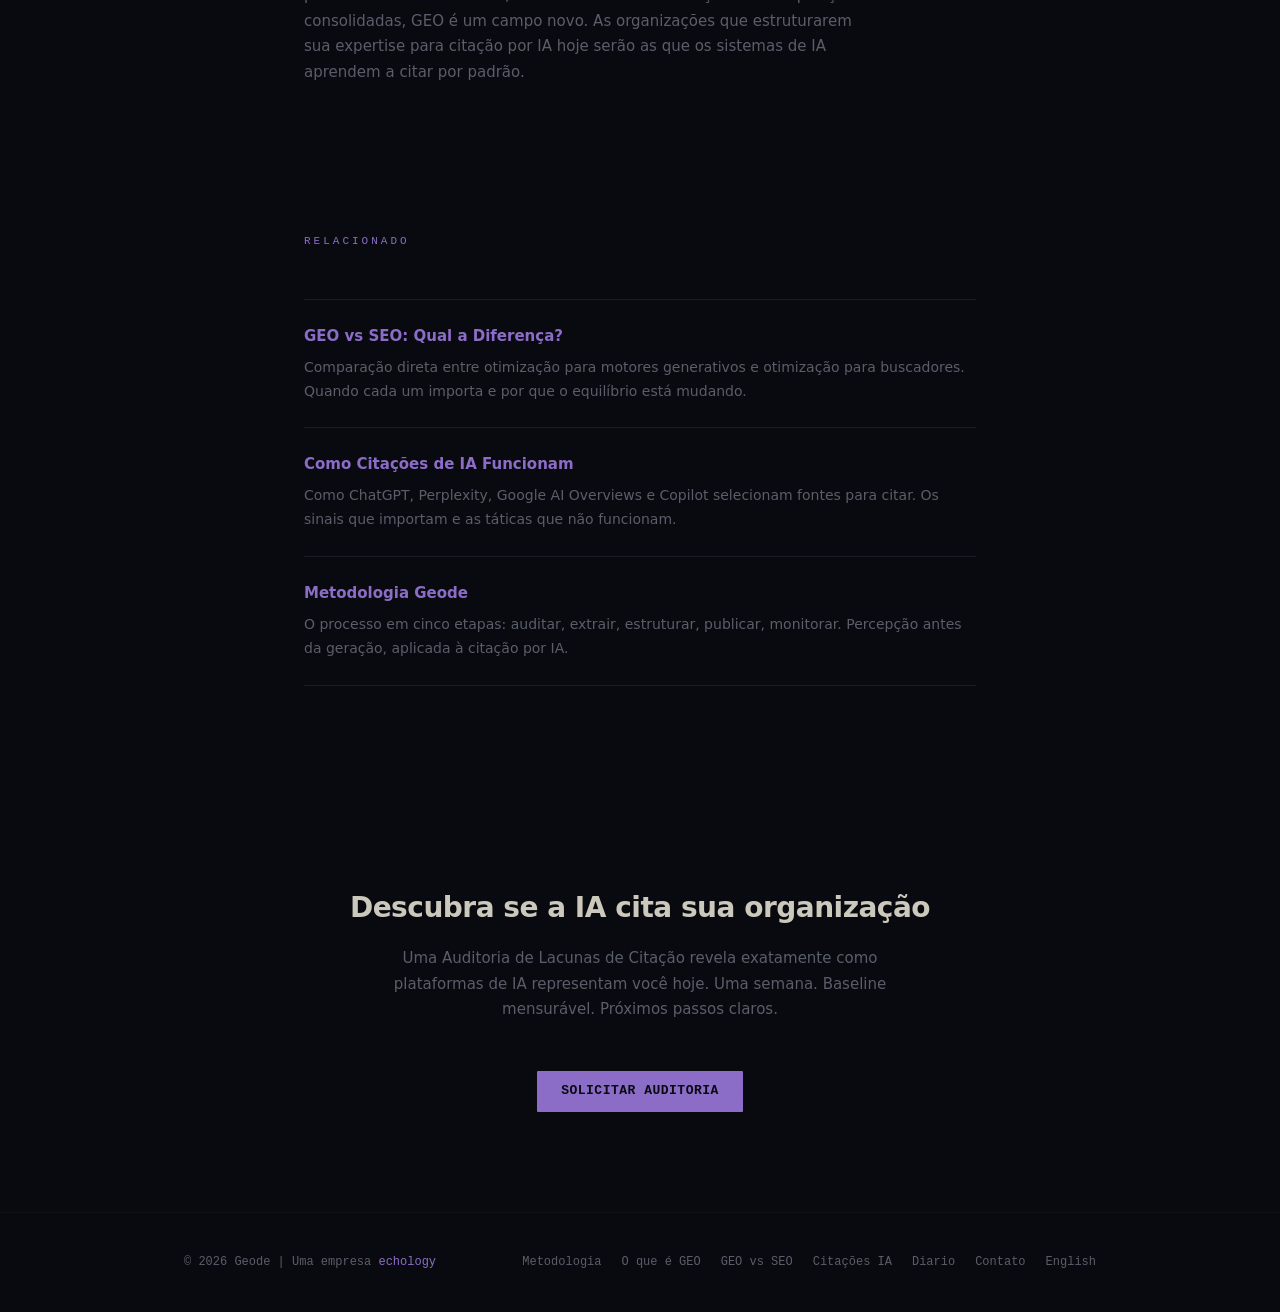
<file: pt/o-que-e-geo.html>
<!DOCTYPE html>
<html lang="pt-BR">
<head>
    <meta charset="UTF-8">
    <meta name="viewport" content="width=device-width, initial-scale=1.0">
    <title>O que &eacute; Otimiza&ccedil;&atilde;o para Motores Generativos (GEO)? | Geode</title>
    <meta name="description" content="Otimiza&ccedil;&atilde;o para Motores Generativos (GEO) &eacute; a pr&aacute;tica de estruturar expertise para que sistemas de IA como ChatGPT, Perplexity e Google AI citem voc&ecirc;. Entenda o que &eacute; GEO, como funciona e por que importa.">
    <meta property="og:title" content="O que &eacute; Otimiza&ccedil;&atilde;o para Motores Generativos (GEO)?">
    <meta property="og:description" content="GEO &eacute; a pr&aacute;tica de estruturar expertise para que sistemas de IA citem voc&ecirc;. Um guia completo sobre otimiza&ccedil;&atilde;o para motores generativos.">
    <meta property="og:type" content="article">
    <meta property="og:url" content="https://geode.digital/pt/o-que-e-geo">
    <link rel="canonical" href="https://geode.digital/pt/o-que-e-geo">
    <link rel="alternate" hreflang="en" href="https://geode.digital/what-is-geo">
    <link rel="alternate" hreflang="pt-BR" href="https://geode.digital/pt/o-que-e-geo">
    <link rel="icon" type="image/svg+xml" href="/favicon.svg">
    <link rel="stylesheet" href="../style.css">

    <script type="application/ld+json">
    {
        "@context": "https://schema.org",
        "@type": "Article",
        "headline": "O que \u00e9 Otimiza\u00e7\u00e3o para Motores Generativos (GEO)?",
        "description": "Otimiza\u00e7\u00e3o para Motores Generativos \u00e9 a pr\u00e1tica de estruturar o conhecimento existente de uma organiza\u00e7\u00e3o para que sistemas de IA o citem quando usu\u00e1rios fazem perguntas relevantes.",
        "author": {
            "@type": "Organization",
            "name": "Geode",
            "url": "https://geode.digital"
        },
        "publisher": {
            "@type": "Organization",
            "name": "Geode",
            "url": "https://geode.digital"
        },
        "datePublished": "2026-03-14",
        "dateModified": "2026-03-14",
        "mainEntityOfPage": {
            "@type": "WebPage",
            "@id": "https://geode.digital/pt/o-que-e-geo"
        },
        "about": {
            "@type": "Thing",
            "name": "Otimiza\u00e7\u00e3o para Motores Generativos",
            "alternateName": "GEO"
        }
    }
    </script>
</head>
<body>

<div id="content">

    <nav>
        <div class="container">
            <a href="/pt/" class="logo"><svg width="20" height="20" viewBox="0 0 160 160" fill="none" style="vertical-align: -3px; margin-right: 6px;"><polygon points="80,12 132,40 132,108 80,136 28,108 28,40" stroke="#8b6cc7" stroke-width="7" fill="none"/><polygon points="80,12 132,40 108,64 62,52" fill="#c4aee8" opacity="0.35"/><polygon points="132,40 132,108 108,64" fill="#8b6cc7" opacity="0.2"/><line x1="62" y1="52" x2="108" y2="64" stroke="#d4c0f0" stroke-width="2.5" opacity="0.5"/><circle cx="62" cy="52" r="3.5" fill="#e0d4f5" opacity="0.6"/><circle cx="108" cy="64" r="3" fill="#d4c0f0" opacity="0.45"/></svg>geode<span>.</span></a>
            <button class="nav-toggle" onclick="document.querySelector('.nav-links').classList.toggle('open')">&#9776;</button>
            <div class="nav-links">
                <a href="/pt/">In&iacute;cio</a>
                <a href="/pt/metodologia.html">Metodologia</a>
                <a href="/pt/construcao.html">Diario</a>
                <a href="/pt/contato.html">Contato</a>
                <a href="/what-is-geo" style="font-size: 11px; letter-spacing: 1px;">EN</a>
                <button class="mode-toggle" onclick="toggleMode()" title="Alternar modo claro/escuro" aria-label="Alternar modo claro/escuro">&#9789;</button>
            </div>
        </div>
    </nav>

    <div class="hero">
        <div class="container">
            <h1>O que &eacute; Otimiza&ccedil;&atilde;o para Motores Generativos?</h1>
            <p class="sub">GEO &eacute; a pr&aacute;tica de estruturar expertise para que sistemas de IA citem voc&ecirc;. N&atilde;o &eacute; SEO. N&atilde;o &eacute; marketing de conte&uacute;do. &Eacute; uma nova disciplina para um novo tipo de busca.</p>
        </div>
    </div>

    <!-- Defini&ccedil;&atilde;o -->
    <div class="page-section">
        <div class="container container--narrow">
            <p class="section-label">Defini&ccedil;&atilde;o</p>
            <div class="section-lead">GEO otimiza para cita&ccedil;&atilde;o por IA, n&atilde;o para ranking de busca</div>
            <p class="section-sub">Otimiza&ccedil;&atilde;o para Motores Generativos (GEO) &eacute; a pr&aacute;tica de estruturar o conhecimento que sua organiza&ccedil;&atilde;o j&aacute; tem para que sistemas de IA como ChatGPT, Perplexity, Google AI Overviews e Microsoft Copilot citem voc&ecirc; quando usu&aacute;rios fazem perguntas relevantes. O objetivo n&atilde;o &eacute; aparecer numa p&aacute;gina de resultados. O objetivo &eacute; ser mencionado, citado ou recomendado dentro de uma resposta gerada por IA.</p>
            <p class="section-sub">O termo "motor generativo" se refere a sistemas de IA que geram respostas sintetizando informa&ccedil;&otilde;es de m&uacute;ltiplas fontes. Quando algu&eacute;m pergunta algo ao ChatGPT, o sistema recupera conte&uacute;do relevante, avalia sua autoridade e constr&oacute;i uma resposta que pode citar organiza&ccedil;&otilde;es, publica&ccedil;&otilde;es ou especialistas espec&iacute;ficos. GEO &eacute; a disciplina de garantir que a expertise da sua organiza&ccedil;&atilde;o apare&ccedil;a nessas cita&ccedil;&otilde;es.</p>
        </div>
    </div>

    <!-- A Mudan&ccedil;a -->
    <div class="page-section" style="padding-top: 0;">
        <div class="container container--narrow">
            <p class="section-label">A Mudan&ccedil;a</p>
            <div class="section-lead">As pessoas pararam de pesquisar. Passaram a perguntar.</div>
            <p class="section-sub">Por duas d&eacute;cadas, visibilidade significava ranquear no Google. Organiza&ccedil;&otilde;es investiam em SEO para aparecer na primeira p&aacute;gina dos resultados. Esse modelo presumia que as pessoas iam clicar numa lista de links, visitar sites e avaliar informa&ccedil;&atilde;o por conta pr&oacute;pria.</p>
            <p class="section-sub">Esse comportamento est&aacute; mudando. Uma parcela crescente das pesquisas vai direto para assistentes de IA. Ao inv&eacute;s de digitar palavras-chave num buscador, os usu&aacute;rios fazem uma pergunta completa e recebem uma resposta sintetizada. A IA faz a leitura, a compara&ccedil;&atilde;o, o resumo. O usu&aacute;rio recebe uma resposta direta, muitas vezes com cita&ccedil;&otilde;es.</p>
            <p class="section-sub">Essa mudan&ccedil;a tem uma consequ&ecirc;ncia direta para organiza&ccedil;&otilde;es. Se sua expertise n&atilde;o est&aacute; estruturada de um jeito que sistemas de IA consigam encontrar, interpretar e citar, voc&ecirc; n&atilde;o aparece na resposta. Seus concorrentes aparecem. A pergunta n&atilde;o &eacute; mais "onde voc&ecirc; aparece no ranking?" A pergunta &eacute;: "a IA sabe que voc&ecirc; existe?"</p>
        </div>
    </div>

    <!-- Como GEO Funciona -->
    <div class="page-section" style="padding-top: 0;">
        <div class="container container--narrow">
            <p class="section-label">Como GEO Funciona</p>
            <div class="section-lead">Estruturar conhecimento existente para consumo por IA</div>
            <p class="section-sub">GEO n&atilde;o cria expertise nova. Ele revela e reestrutura o que a organiza&ccedil;&atilde;o j&aacute; sabe. O processo segue uma sequ&ecirc;ncia clara.</p>
            <div class="process-grid">
                <div class="process-step">
                    <h4>Auditoria</h4>
                    <p>Consultar plataformas de IA com as perguntas que seus prospects fazem. Estabelecer um baseline: onde voc&ecirc; &eacute; citado, onde est&aacute; ausente, onde concorrentes aparecem no seu lugar.</p>
                </div>
                <div class="process-step">
                    <h4>Extra&ccedil;&atilde;o</h4>
                    <p>Processar seu acervo documental existente. Propostas, white papers, estudos de caso, SOPs, relat&oacute;rios t&eacute;cnicos. Identificar o conhecimento que est&aacute; pronto para ser citado.</p>
                </div>
                <div class="process-step">
                    <h4>Estrutura&ccedil;&atilde;o</h4>
                    <p>Reorganizar o conhecimento extra&iacute;do nos formatos que sistemas de IA preferem. Pares pergunta-resposta diretos, marca&ccedil;&atilde;o de dados estruturados, p&aacute;ginas de refer&ecirc;ncia com autoridade.</p>
                </div>
                <div class="process-step">
                    <h4>Publica&ccedil;&atilde;o</h4>
                    <p>Publicar superf&iacute;cies de cita&ccedil;&atilde;o otimizadas para cada plataforma de IA. P&aacute;ginas web com marca&ccedil;&atilde;o schema.org, conte&uacute;do FAQ, refer&ecirc;ncias t&eacute;cnicas estruturadas.</p>
                </div>
                <div class="process-step">
                    <h4>Monitoramento</h4>
                    <p>Rastrear apari&ccedil;&otilde;es de cita&ccedil;&atilde;o nas plataformas. Medir mudan&ccedil;as. Identificar quais estruturas de conte&uacute;do geram cita&ccedil;&atilde;o e iterar com base nisso.</p>
                </div>
            </div>
        </div>
    </div>

    <!-- O que Torna Conte&uacute;do Cit&aacute;vel -->
    <div class="page-section" style="padding-top: 0;">
        <div class="container container--narrow">
            <p class="section-label">Citabilidade</p>
            <div class="section-lead">O que torna um conte&uacute;do cit&aacute;vel por IA</div>
            <p class="section-sub">Sistemas de IA n&atilde;o citam conte&uacute;do aleatoriamente. Eles seguem padr&otilde;es detect&aacute;veis na hora de selecionar fontes. Conte&uacute;do que atende esses crit&eacute;rios tem mais chance de ser citado.</p>
            <div class="faq-list">
                <div class="faq-item">
                    <h3>Respostas diretas a perguntas espec&iacute;ficas</h3>
                    <p>Sistemas de IA procuram conte&uacute;do que responda diretamente a pergunta do usu&aacute;rio. P&aacute;ginas estruturadas em torno de perguntas claras com respostas confi&aacute;veis s&atilde;o citadas com mais frequ&ecirc;ncia do que p&aacute;ginas que enterram respostas em textos longos.</p>
                </div>
                <div class="faq-item">
                    <h3>Dados estruturados e marca&ccedil;&atilde;o schema</h3>
                    <p>Marca&ccedil;&atilde;o Schema.org (FAQPage, Article, HowTo, Organization) d&aacute; aos sistemas de IA contexto leg&iacute;vel por m&aacute;quina sobre o que seu conte&uacute;do cont&eacute;m. Essa camada estruturada facilita a an&aacute;lise, classifica&ccedil;&atilde;o e cita&ccedil;&atilde;o do seu conte&uacute;do.</p>
                </div>
                <div class="faq-item">
                    <h3>Autoridade t&oacute;pica e profundidade</h3>
                    <p>Sistemas de IA favorecem fontes que demonstram expertise sustentada sobre um tema. Um post isolado de blog tem menos chance de ser citado do que um corpo de conte&uacute;do estruturado cobrindo um dom&iacute;nio de forma abrangente.</p>
                </div>
                <div class="faq-item">
                    <h3>Proced&ecirc;ncia e expertise verific&aacute;vel</h3>
                    <p>Conte&uacute;do com autoria clara, atribui&ccedil;&atilde;o organizacional e afirma&ccedil;&otilde;es rastre&aacute;veis &eacute; mais confi&aacute;vel para sistemas de IA. Conte&uacute;do an&ocirc;nimo ou sem atribui&ccedil;&atilde;o tem menos chance de ser selecionado como fonte de cita&ccedil;&atilde;o.</p>
                </div>
                <div class="faq-item">
                    <h3>Refer&ecirc;ncias externas e corrobora&ccedil;&atilde;o</h3>
                    <p>Conte&uacute;do referenciado por outras fontes confi&aacute;veis carrega mais peso. Sistemas de IA usam grafos de links, men&ccedil;&otilde;es e refer&ecirc;ncias cruzadas como sinais de confiabilidade.</p>
                </div>
            </div>
        </div>
    </div>

    <!-- Por que GEO Importa Agora -->
    <div class="page-section" style="padding-top: 0;">
        <div class="container container--narrow">
            <p class="section-label">Por que Agora</p>
            <div class="section-lead">A janela est&aacute; aberta. N&atilde;o vai ficar aberta pra sempre.</div>
            <p class="section-sub">O comportamento de cita&ccedil;&atilde;o por IA ainda est&aacute; se formando. Os sistemas est&atilde;o ativamente aprendendo em quais fontes confiar, quais organiza&ccedil;&otilde;es citar, quais estruturas de conte&uacute;do preferir. Organiza&ccedil;&otilde;es que estabelecem presen&ccedil;a de cita&ccedil;&atilde;o agora v&atilde;o ter uma vantagem cumulativa conforme a ado&ccedil;&atilde;o de IA acelera.</p>
            <p class="section-sub">Esperar significa ceder esse terreno para concorrentes que se movem primeiro. Diferente do SEO, onde d&eacute;cadas de otimiza&ccedil;&atilde;o criaram posi&ccedil;&otilde;es consolidadas, GEO &eacute; um campo novo. As organiza&ccedil;&otilde;es que estruturarem sua expertise para cita&ccedil;&atilde;o por IA hoje ser&atilde;o as que os sistemas de IA aprendem a citar por padr&atilde;o.</p>
        </div>
    </div>

    <!-- Relacionado -->
    <div class="page-section" style="padding-top: 0;">
        <div class="container container--narrow">
            <p class="section-label">Relacionado</p>
            <div class="faq-list">
                <div class="faq-item">
                    <h3><a href="/pt/geo-vs-seo.html">GEO vs SEO: Qual a Diferença?</a></h3>
                    <p>Comparação direta entre otimização para motores generativos e otimização para buscadores. Quando cada um importa e por que o equilíbrio está mudando.</p>
                </div>
                <div class="faq-item">
                    <h3><a href="/pt/como-citacoes-ia-funcionam.html">Como Citações de IA Funcionam</a></h3>
                    <p>Como ChatGPT, Perplexity, Google AI Overviews e Copilot selecionam fontes para citar. Os sinais que importam e as táticas que não funcionam.</p>
                </div>
                <div class="faq-item">
                    <h3><a href="/pt/metodologia.html">Metodologia Geode</a></h3>
                    <p>O processo em cinco etapas: auditar, extrair, estruturar, publicar, monitorar. Percepção antes da geração, aplicada à citação por IA.</p>
                </div>
            </div>
        </div>
    </div>

    <!-- CTA -->
    <div class="page-section" style="text-align: center;">
        <div class="container container--narrow">
            <div class="section-lead">Descubra se a IA cita sua organiza&ccedil;&atilde;o</div>
            <p class="section-sub" style="margin-left: auto; margin-right: auto;">Uma Auditoria de Lacunas de Cita&ccedil;&atilde;o revela exatamente como plataformas de IA representam voc&ecirc; hoje. Uma semana. Baseline mensur&aacute;vel. Pr&oacute;ximos passos claros.</p>
            <a href="/pt/contato.html" class="btn btn-primary">Solicitar Auditoria</a>
        </div>
    </div>

    <footer>
        <div class="container">
            <div class="copy">&copy; 2026 Geode | Uma empresa <a href="https://echology.io">echology</a></div>
            <div class="footer-links">
                <a href="/pt/metodologia.html">Metodologia</a>
                <a href="/pt/o-que-e-geo.html">O que é GEO</a>
                <a href="/pt/geo-vs-seo.html">GEO vs SEO</a>
                <a href="/pt/como-citacoes-ia-funcionam.html">Citações IA</a>
                <a href="/pt/construcao.html">Diario</a>
                <a href="/pt/contato.html">Contato</a>
                <a href="/">English</a>
            </div>
        </div>
    </footer>

</div>

<script>
function toggleMode() {
    document.body.classList.toggle('light');
    localStorage.setItem('mode', document.body.classList.contains('light') ? 'light' : 'dark');
}
if (localStorage.getItem('mode') === 'light') document.body.classList.add('light');
</script>

</body>
</html>
</file>
<file: style.css>
:root {
    --bg: #080a10;
    --bg-card: #0c0e16;
    --fg: #ccc8bc;
    --accent: #8b6cc7;
    --accent-dim: #6b4fa8;
    --amber: #9a8040;
    --muted: #5a5e6a;
    --code-bg: #070910;
    --border: #1a1c28;
}

/* -- Light mode ------------------------------------------ */

body.light {
    --bg: #f0ede6;
    --bg-card: #e8e4dc;
    --fg: #1a1a18;
    --accent: #6b4fa8;
    --accent-dim: #553d88;
    --amber: #7a6820;
    --muted: #6a6860;
    --code-bg: #e4e0d8;
    --border: #ccc8be;
}
body.light {
    background-color: var(--bg);
    background-image:
        linear-gradient(rgba(107, 79, 168, 0.04) 1px, transparent 1px),
        linear-gradient(90deg, rgba(107, 79, 168, 0.04) 1px, transparent 1px);
}
body.light::after { opacity: 0.15; }
body.light::before {
    background: repeating-linear-gradient(
        0deg,
        transparent,
        transparent 3px,
        rgba(0, 0, 0, 0.02) 3px,
        rgba(0, 0, 0, 0.02) 4px
    );
}
body.light nav {
    background: rgba(240, 237, 230, 0.9);
    border-bottom-color: rgba(204, 200, 190, 0.6);
}
body.light .card { background: rgba(232, 228, 220, 0.85); }
body.light .card:hover { background: rgba(232, 228, 220, 0.95); }
body.light footer .copy { color: #c0bdb5; }

* { margin: 0; padding: 0; box-sizing: border-box; }

body {
    font-family: 'SF Mono', 'Fira Code', 'Consolas', 'Monaco', monospace;
    background: var(--bg);
    color: var(--fg);
    line-height: 1.6;
    min-height: 100vh;
    overflow-x: hidden;
}

/* -- Blueprint grid -------------------------------------- */

body {
    background-image:
        linear-gradient(rgba(139, 108, 199, 0.012) 1px, transparent 1px),
        linear-gradient(90deg, rgba(139, 108, 199, 0.012) 1px, transparent 1px);
    background-size: 32px 32px;
    background-position: center center;
}

/* -- CRT texture overlay --------------------------------- */

body::after {
    content: '';
    position: fixed;
    top: 0; left: 0; right: 0; bottom: 0;
    z-index: 9999;
    pointer-events: none;
    background-image: url("data:image/svg+xml,%3Csvg viewBox='0 0 4 4' xmlns='http://www.w3.org/2000/svg'%3E%3Ccircle cx='1' cy='1' r='0.4' fill='%23ffffff' opacity='0.015'/%3E%3Ccircle cx='3' cy='3' r='0.4' fill='%23ffffff' opacity='0.01'/%3E%3C/svg%3E");
    background-size: 4px 4px;
}

/* -- Scanlines ------------------------------------------- */

body::before {
    content: '';
    position: fixed;
    top: 0; left: 0; right: 0; bottom: 0;
    z-index: 9998;
    pointer-events: none;
    background: repeating-linear-gradient(
        0deg,
        transparent,
        transparent 3px,
        rgba(0, 0, 0, 0.06) 3px,
        rgba(0, 0, 0, 0.06) 4px
    );
}

a { color: var(--accent); text-decoration: none; transition: color 0.2s; }
a:hover { color: var(--fg); }

/* -- Content layer --------------------------------------- */

#content {
    position: relative;
    z-index: 1;
}

/* -- Nav ------------------------------------------------- */

nav {
    padding: 14px 0;
    position: sticky;
    top: 0;
    background: rgba(8, 10, 16, 0.9);
    backdrop-filter: blur(16px);
    z-index: 100;
    border-bottom: 1px solid rgba(26, 28, 40, 0.6);
}
nav .container {
    max-width: 960px;
    margin: 0 auto;
    padding: 0 24px;
    display: flex;
    justify-content: space-between;
    align-items: center;
}
.logo {
    font-size: 18px;
    font-weight: 700;
    color: var(--fg);
    text-decoration: none;
}
.logo span { color: var(--accent); }
.nav-links { display: flex; gap: 24px; align-items: center; }
.nav-links a {
    color: var(--muted);
    font-size: 13px;
    font-weight: 500;
    letter-spacing: 0.5px;
}
.nav-links a:hover, .nav-links a.active { color: var(--accent); }

.nav-toggle { display: none; background: none; border: none; color: var(--accent); font-size: 20px; cursor: pointer; }

.mode-toggle {
    background: none;
    border: 1px solid var(--border);
    color: var(--muted);
    font-size: 16px;
    cursor: pointer;
    padding: 4px 8px;
    border-radius: 2px;
    transition: all 0.2s;
    line-height: 1;
}
.mode-toggle:hover { color: var(--accent); border-color: var(--accent); }

@media (max-width: 640px) {
    .nav-toggle { display: block; }
    .nav-links {
        display: none;
        position: absolute;
        top: 100%;
        left: 0; right: 0;
        background: rgba(8, 10, 16, 0.96);
        backdrop-filter: blur(16px);
        border-bottom: 1px solid var(--border);
        flex-direction: column;
        padding: 16px 24px;
        gap: 16px;
    }
    .nav-links.open { display: flex; }
}

/* -- Containers ------------------------------------------ */

.container { max-width: 960px; margin: 0 auto; padding: 0 24px; }
.container--narrow { max-width: 720px; }

/* -- Hero ------------------------------------------------ */

.hero {
    padding: 140px 0 100px;
    text-align: center;
}
.hero h1 {
    font-size: 48px;
    font-weight: 700;
    letter-spacing: -1.5px;
    line-height: 1.1;
    margin-bottom: 24px;
    font-family: -apple-system, BlinkMacSystemFont, 'Segoe UI', system-ui, sans-serif;
}
.hero h1 span {
    color: var(--accent);
    text-shadow: 0 0 40px rgba(139, 108, 199, 0.15);
}
.hero .sub {
    font-size: 16px;
    color: var(--muted);
    max-width: 560px;
    margin: 0 auto 40px;
    line-height: 1.7;
    font-family: -apple-system, BlinkMacSystemFont, 'Segoe UI', system-ui, sans-serif;
}

@media (max-width: 640px) {
    .hero { padding: 80px 0 60px; }
    .hero h1 { font-size: 30px; letter-spacing: -0.5px; }
    .hero .sub { font-size: 15px; }
}

/* -- Buttons --------------------------------------------- */

.btn {
    display: inline-block;
    padding: 10px 24px;
    border-radius: 1px;
    font-size: 13px;
    font-weight: 600;
    font-family: 'SF Mono', 'Fira Code', 'Consolas', monospace;
    cursor: pointer;
    transition: all 0.2s;
    text-decoration: none;
    letter-spacing: 0.5px;
    text-transform: uppercase;
}
.btn-primary {
    background: var(--accent);
    color: var(--bg);
}
.btn-primary:hover { background: var(--fg); color: var(--bg); }
.btn-outline {
    border: 1px solid var(--border);
    color: var(--muted);
    background: transparent;
}
.btn-outline:hover { border-color: var(--accent); color: var(--accent); }
.btn-group { display: flex; gap: 12px; justify-content: center; flex-wrap: wrap; }

/* -- Sections -------------------------------------------- */

.page-section { padding: 100px 0; }

.section-label {
    font-size: 11px;
    text-transform: uppercase;
    letter-spacing: 3px;
    color: var(--accent);
    margin-bottom: 48px;
}

.section-lead {
    font-size: 28px;
    font-weight: 700;
    letter-spacing: -0.5px;
    margin-bottom: 16px;
    font-family: -apple-system, BlinkMacSystemFont, 'Segoe UI', system-ui, sans-serif;
}
.section-sub {
    font-size: 15px;
    color: var(--muted);
    margin-bottom: 48px;
    max-width: 560px;
    line-height: 1.7;
    font-family: -apple-system, BlinkMacSystemFont, 'Segoe UI', system-ui, sans-serif;
}

/* -- Cards ----------------------------------------------- */

.card-grid {
    display: grid;
    grid-template-columns: repeat(auto-fit, minmax(280px, 1fr));
    gap: 20px;
}
.card {
    background: rgba(12, 14, 22, 0.82);
    backdrop-filter: blur(8px);
    border: 1px solid var(--border);
    border-radius: 1px;
    padding: 28px;
    transition: all 0.3s;
}
.card:hover {
    border-color: var(--accent-dim);
    background: rgba(12, 14, 22, 0.95);
}
.card h3 { font-size: 16px; font-weight: 700; margin-bottom: 8px; color: var(--fg); }
.card p { font-size: 13px; color: var(--muted); line-height: 1.6; font-family: -apple-system, BlinkMacSystemFont, 'Segoe UI', system-ui, sans-serif; }
.card .tag {
    display: inline-block;
    font-size: 10px;
    text-transform: uppercase;
    letter-spacing: 2px;
    color: var(--amber);
    margin-bottom: 12px;
}

/* -- Process steps --------------------------------------- */

.process-grid {
    display: grid;
    grid-template-columns: repeat(auto-fit, minmax(200px, 1fr));
    gap: 20px;
    counter-reset: step;
}
.process-step {
    background: rgba(12, 14, 22, 0.82);
    border: 1px solid var(--border);
    padding: 28px;
    position: relative;
    counter-increment: step;
}
.process-step::before {
    content: counter(step, decimal-leading-zero);
    font-size: 32px;
    font-weight: 700;
    color: var(--accent);
    opacity: 0.3;
    display: block;
    margin-bottom: 16px;
    font-family: 'SF Mono', 'Fira Code', 'Consolas', monospace;
}
.process-step h4 {
    font-size: 14px;
    font-weight: 700;
    margin-bottom: 8px;
    color: var(--fg);
}
.process-step p {
    font-size: 14px;
    color: var(--muted);
    line-height: 1.7;
    font-family: -apple-system, BlinkMacSystemFont, 'Segoe UI', system-ui, sans-serif;
}

/* -- FAQ ------------------------------------------------- */

.faq-list { max-width: 720px; }
.faq-item {
    border-bottom: 1px solid var(--border);
    padding: 24px 0;
}
.faq-item:first-child { border-top: 1px solid var(--border); }
.faq-item h3 {
    font-size: 15px;
    font-weight: 600;
    color: var(--fg);
    margin-bottom: 8px;
    font-family: -apple-system, BlinkMacSystemFont, 'Segoe UI', system-ui, sans-serif;
}
.faq-item p {
    font-size: 14px;
    color: var(--muted);
    line-height: 1.7;
    font-family: -apple-system, BlinkMacSystemFont, 'Segoe UI', system-ui, sans-serif;
}

/* -- Comparison table ------------------------------------ */

.comparison-table {
    width: 100%;
    border-collapse: collapse;
    font-size: 14px;
    font-family: -apple-system, BlinkMacSystemFont, 'Segoe UI', system-ui, sans-serif;
}
.comparison-table th {
    text-align: left;
    padding: 14px 16px;
    font-size: 11px;
    text-transform: uppercase;
    letter-spacing: 2px;
    color: var(--accent);
    border-bottom: 2px solid var(--border);
    font-family: 'SF Mono', 'Fira Code', 'Consolas', monospace;
}
.comparison-table td {
    padding: 14px 16px;
    border-bottom: 1px solid var(--border);
    color: var(--muted);
    line-height: 1.6;
    vertical-align: top;
}
.comparison-table td strong {
    color: var(--fg);
    font-weight: 600;
}
.comparison-table tr:hover td {
    background: rgba(139, 108, 199, 0.03);
}

@media (max-width: 640px) {
    .comparison-table { font-size: 13px; }
    .comparison-table th,
    .comparison-table td { padding: 10px 8px; }
}

/* -- Contact / Form -------------------------------------- */

.form-group { margin-bottom: 20px; }
.form-group label {
    display: block;
    font-size: 11px;
    font-weight: 600;
    color: var(--amber);
    margin-bottom: 6px;
    text-transform: uppercase;
    letter-spacing: 2px;
}
.form-group input,
.form-group textarea,
.form-group select {
    width: 100%;
    padding: 12px 16px;
    background: var(--code-bg);
    border: 1px solid var(--border);
    border-radius: 1px;
    color: var(--fg);
    font-size: 14px;
    font-family: 'SF Mono', 'Fira Code', 'Consolas', monospace;
    transition: border-color 0.2s;
}
.form-group input:focus,
.form-group textarea:focus {
    outline: none;
    border-color: var(--accent);
    box-shadow: 0 0 0 1px rgba(139, 108, 199, 0.08);
}
.form-group textarea { resize: vertical; min-height: 120px; }

/* -- Footer ---------------------------------------------- */

footer {
    padding: 40px 0;
    border-top: 1px solid rgba(26, 28, 40, 0.4);
}
footer .container {
    display: flex;
    justify-content: space-between;
    align-items: center;
    flex-wrap: wrap;
    gap: 16px;
}
footer .copy { font-size: 12px; color: var(--muted); }
footer .footer-links { display: flex; gap: 20px; flex-wrap: wrap; }
footer .footer-links a { font-size: 12px; color: var(--muted); }
footer .footer-links a:hover { color: var(--accent); }

@media (max-width: 640px) {
    footer .container { flex-direction: column; text-align: center; }
    footer .footer-links { justify-content: center; }
}

/* -- Pricing -------------------------------------------- */

.pricing-grid {
    display: grid;
    grid-template-columns: repeat(3, 1fr);
    gap: 20px;
    margin-top: 40px;
}
.pricing-card {
    background: var(--bg-card);
    border: 1px solid var(--border);
    border-radius: 2px;
    padding: 32px 24px;
    display: flex;
    flex-direction: column;
}
.pricing-card--featured {
    border-color: var(--accent);
    box-shadow: 0 0 24px rgba(139, 108, 199, 0.08);
}
.pricing-tier {
    font-size: 11px;
    text-transform: uppercase;
    letter-spacing: 2px;
    color: var(--accent);
    margin-bottom: 12px;
}
.pricing-price {
    font-size: 32px;
    font-weight: 700;
    color: var(--fg);
    font-family: -apple-system, BlinkMacSystemFont, 'Segoe UI', system-ui, sans-serif;
}
.pricing-period {
    font-size: 12px;
    color: var(--muted);
    margin-bottom: 24px;
}
.pricing-features {
    list-style: none;
    flex: 1;
    margin-bottom: 24px;
}
.pricing-features li {
    font-size: 13px;
    color: var(--muted);
    padding: 6px 0;
    border-bottom: 1px solid var(--border);
    font-family: -apple-system, BlinkMacSystemFont, 'Segoe UI', system-ui, sans-serif;
}
.pricing-features li:last-child { border-bottom: none; }

@media (max-width: 800px) {
    .pricing-grid { grid-template-columns: 1fr; max-width: 400px; margin-left: auto; margin-right: auto; }
}
</file>
